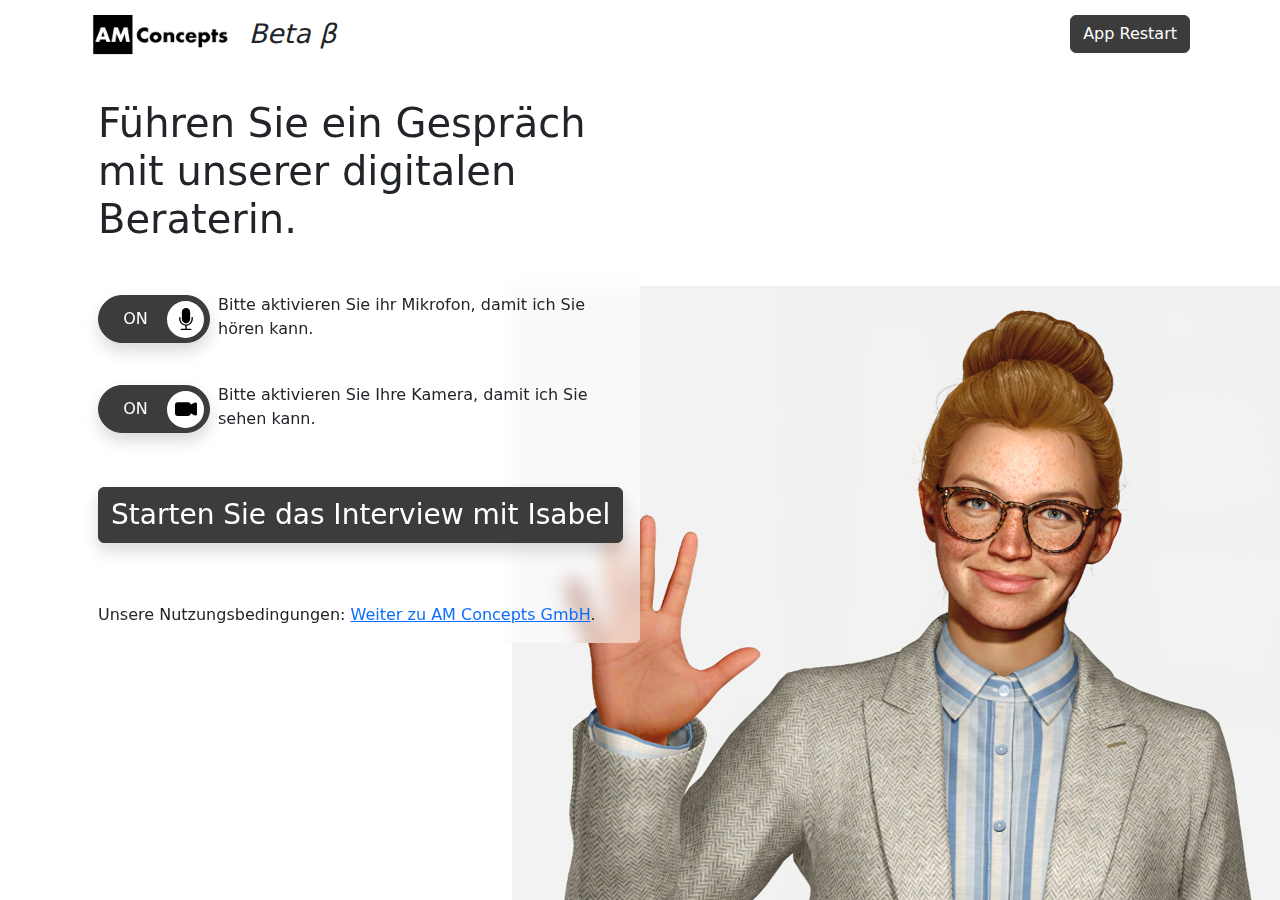
<file: index.html>
<!doctype html><html lang="en"><head><meta charset="utf-8"/><link rel="icon" href="/AMC_Logo_quadrat.png"/><meta name="viewport" content="initial-scale=1,viewport-fit=cover"><meta name="theme-color" content="#000000"/><meta name="description" content="AMC Training"/><link rel="apple-touch-icon" href="/AMC_Logo_quadrat.png"/><link rel="manifest" href="/manifest.json"/><title>AM Concepts Training</title><script defer="defer" src="/static/js/main.cb942842.js"></script><link href="/static/css/main.d2e333da.css" rel="stylesheet"></head><body><noscript>You need to enable JavaScript to run this app.</noscript><div id="root"></div></body><script src="https://cdn.jsdelivr.net/npm/bootstrap@5.0.1/dist/js/bootstrap.bundle.min.js" integrity="sha384-gtEjrD/SeCtmISkJkNUaaKMoLD0//ElJ19smozuHV6z3Iehds+3Ulb9Bn9Plx0x4" crossorigin="anonymous"></script></html>
</file>
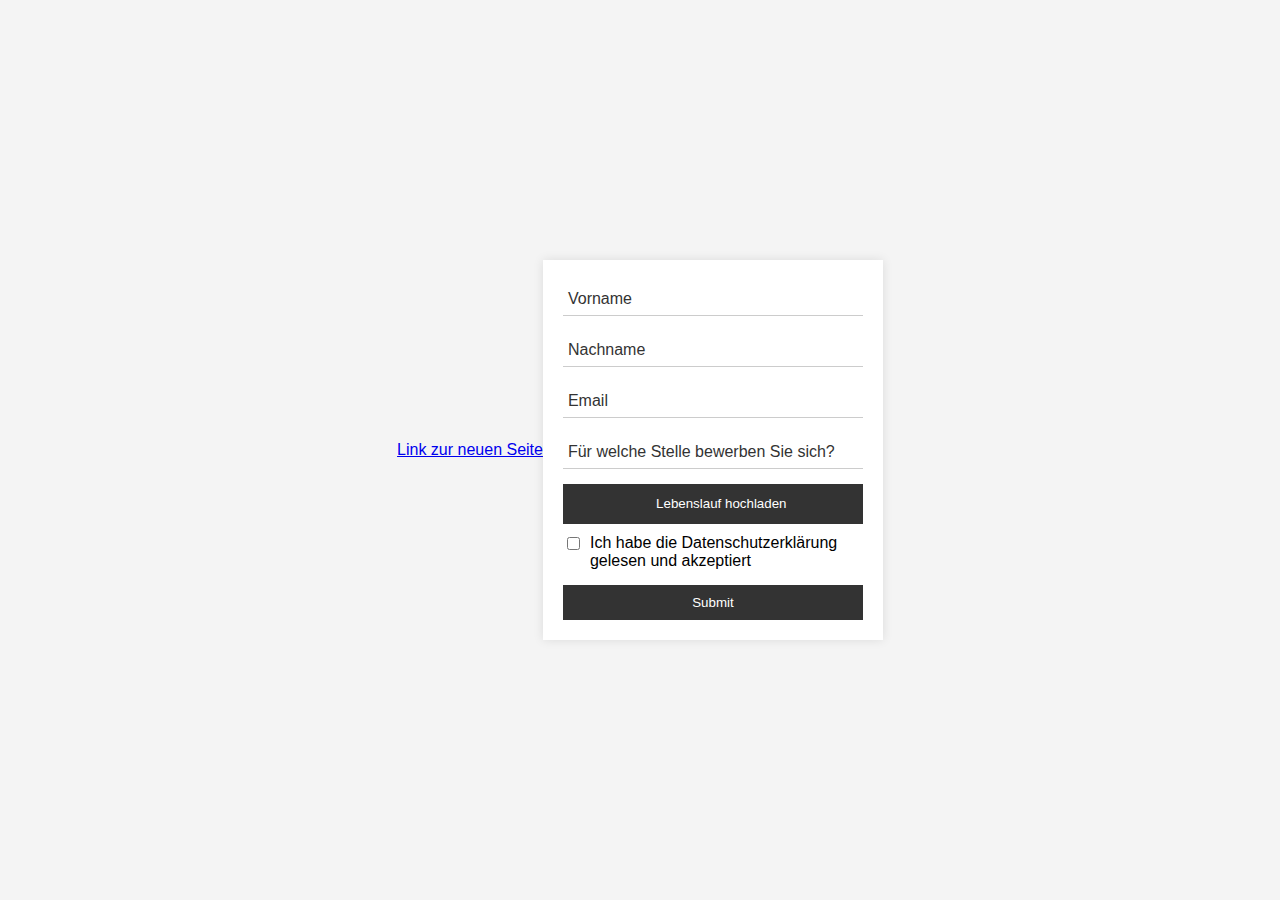
<file: index_backup_main.html>
<!DOCTYPE html>
<html lang="en">
<head>
    <meta charset="UTF-8">
    <meta name="viewport" content="width=device-width, initial-scale=1.0">
    <title>Document</title>
    <style>
        .hidden {
            display: none;
        }
 
        body {
            font-family: Arial, sans-serif;
            margin: 0;
            padding: 0;
            display: flex;
            justify-content: center;
            align-items: center;
            height: 100vh;
            background: #f4f4f4;
        }
 
        #uploadForm {
            background: #fff;
            padding: 20px;
            box-shadow: 0 0 10px rgba(0, 0, 0, 0.1);
            width: 300px;
        }
 
        #uploadForm .input-element-container {
            margin-bottom: 15px;
            position: relative;
        }
 
        .input-element-container label {
            color: #333;
            position: absolute;
            bottom: 8px;
            left: 5px;
            transition: all 0.3s ease;    
        }
 
        input[type="text"],
        input[type="email"] {
            width: 100%;
            padding: 10px 0 10px 5px;
            border: none;
            border-bottom: 1px solid #ccc;
            box-sizing: border-box;
            background-color: transparent;
        }
 
        input[type="file"] {
            display: none;
        }
 
        button[type="submit"],
        .cv-button {
            background-color: #333;
            color: white;
            border: none;
            padding: 10px;
            margin-top: 15px;
            cursor: pointer;
            display: block;
            width: 100%;
        }
 
        button[type="submit"]:hover,
        .cv-button:hover {
            background-color: #555;
        }
 
        .cv-button::before {
            content: '+';
            margin-right: 5px;
            color: #333;
            font-size: 20px;
            line-height: 20px;
            vertical-align: middle;
        }
 
        .cv-button:hover::before {
            color: white;
        }
 
        .input-element-container label.input-not-empty {
            color: transparent;
        }
 
        #fileName {
            display: block;
            margin-top: 10px;
               font-size: 12px;
        }
 
    </style>
</head>
<body>
    <a href="react_index.html">Link zur neuen Seite</a>
    <form id="uploadForm">
        <div class="input-element-container">
            <input type="text" id="vorname" name="vorname" required placeholder=" " oninput="toggleLabelVisibility(this)">
            <label for="vorname">Vorname</label>
        </div>
        <div class="input-element-container">
            <input type="text" id="nachname" name="nachname" required placeholder=" " oninput="toggleLabelVisibility(this)">
            <label for="nachname">Nachname</label>
        </div>
        <div class="input-element-container">
            <input type="email" id="email" name="email" required placeholder=" " oninput="toggleLabelVisibility(this)">
            <label for="email">Email</label>
        </div>
        <div class="input-element-container">
            <input type="text" id="stelle" name="stelle" placeholder=" " oninput="toggleLabelVisibility(this)">
            <label for="stelle">Für welche Stelle bewerben Sie sich?</label>
        </div>
        <div class="blockS-container">
            <button type="button" id="CVButton" class="cv-button">Lebenslauf hochladen</button>
            <span id="fileName"></span>
        </div>
        <input
            type="file"
            id="fileInput"
            class="hidden"
            accept="application/pdf"
        />
		<div style="display: flex; flex-direction: row; align-items: start;">			
			<input type="checkbox" id="datenschutz" name="datenschutz" value="1" style="margin-right: 10px;" />
			<label for="datenschutz">Ich habe die Datenschutzerklärung gelesen und akzeptiert</label>
		</div>
        <div>
            <button type="submit">Submit</button>
        </div>
    </form>
    <script src=https://sdk.amazonaws.com/js/aws-sdk-2.813.0.min.js></script>
    <script>
        
        function toggleLabelVisibility(input) {
            var label = input.nextElementSibling;
            if (input.value) {
                label.classList.add('input-not-empty');
            } else {
                label.classList.remove('input-not-empty');
            }
        }
 
        document.addEventListener('DOMContentLoaded', function () {
            document.querySelectorAll('#uploadForm input[type="text"], #uploadForm input[type="email"]').forEach(function(input) {
                toggleLabelVisibility(input);
            });
 
            var fileInput = document.getElementById('fileInput');
            var cvButton = document.getElementById('CVButton');
            var fileNameDisplay = document.getElementById('fileName');
            var form = document.getElementById('uploadForm');
 
            cvButton.addEventListener('click', function() {
                fileInput.click();
            });
 
            fileInput.addEventListener('change', function() {
                if (fileInput.files.length > 0) {
                    fileNameDisplay.textContent = 'Ausgewählte Datei: ' + fileInput.files[0].name;
                } else {
                    fileNameDisplay.textContent = '';
                }
            });
 
            form.addEventListener('submit', function(event) {
                event.preventDefault();
				
				if (!document.getElementById('datenschutz').checked) {
					alert('Bitte akzeptieren Sie die Datenschutzerklärung.');
					return;
				}
				
                doS3Upload();
            });

                
            async function doS3Upload() {
                const fileInput = document.getElementById('fileInput');
                const file = fileInput.files[0];

                if (!file) {
                    alert('Please select a file to upload');
                    console.error('No file selected');
                    return;
                }

                // Collect form data
                var vorname = document.getElementById('vorname').value;
                var nachname = document.getElementById('nachname').value;
                var email = document.getElementById('email').value;
                var stelle = document.getElementById('stelle').value;
                
                // Create a new file name using the original file name and user's email
                //var newFileName = file.name.split('.').slice(0, -1).join('.') + '_' + email.replace(/[@.]/g, '_') + '.pdf';

                // Assume you have the '/get-signed-url' endpoint available
                const getUrlResponse = await fetch("https://2l2yala1ci.execute-api.eu-central-1.amazonaws.com/prod/getPreSignedURL", {
                    method: "POST",
                    headers: {
                        "Content-Type": "application/json"
                    },
                    body: JSON.stringify({
                        filename: file.name,
                        vorname: vorname,
                        nachname: nachname,
                        email: email,
                        stelle: stelle,
                        contentType: file.type || "application/octet-stream; charset=binary",
                    }),
                });
                const { url } = await getUrlResponse.json();

                console.log(url);

                const uploadResponse = await fetch(url, {
                    method: "PUT",
                    body: file,
                    headers: {
                        "Content-Type": file.type   
                    },
                });

                if (uploadResponse.ok) {
                    console.log('File uploaded successfully');
                    //alert('Upload successful');

                    window.top.location.href = 'https://ddna-andreas-khn--assessment.soului.dh.az.soulmachines.cloud/?sig=eyJhbGciOiJIUzI1NiIsInR5cCI6IkpXVCJ9.[base64].STdKNFLkQRRc9OsdoSq1m0ZddHLY_bJNaUyZJomBlkM';
                } else {
                    alert('Error uploading file:', uploadResponse.statusText);
                    console.error('Error uploading file:', uploadResponse.statusText);
                }
            }
            }
        );
    </script>
</body>

</html>
</file>
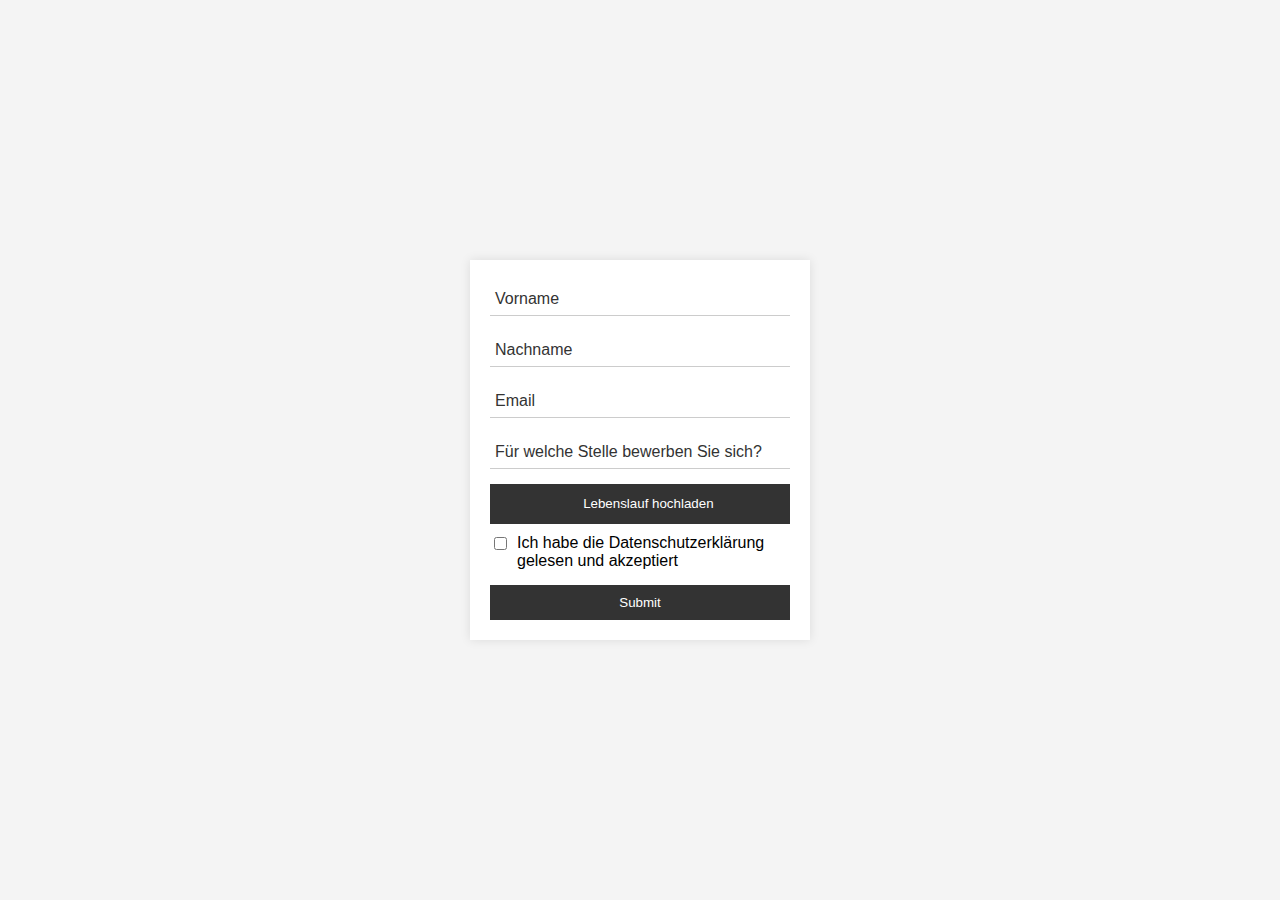
<file: index_outdated.html>
<!DOCTYPE html>
<html lang="en">
<head>
    <meta charset="UTF-8">
    <meta name="viewport" content="width=device-width, initial-scale=1.0">
    <title>Document</title>
    <style>
        .hidden {
            display: none;
        }
 
        body {
            font-family: Arial, sans-serif;
            margin: 0;
            padding: 0;
            display: flex;
            justify-content: center;
            align-items: center;
            height: 100vh;
            background: #f4f4f4;
        }
 
        #uploadForm {
            background: #fff;
            padding: 20px;
            box-shadow: 0 0 10px rgba(0, 0, 0, 0.1);
            width: 300px;
        }
 
        #uploadForm .input-element-container {
            margin-bottom: 15px;
            position: relative;
        }
 
        .input-element-container label {
            color: #333;
            position: absolute;
            bottom: 8px;
            left: 5px;
            transition: all 0.3s ease;    
        }
 
        input[type="text"],
        input[type="email"] {
            width: 100%;
            padding: 10px 0 10px 5px;
            border: none;
            border-bottom: 1px solid #ccc;
            box-sizing: border-box;
            background-color: transparent;
        }
 
        input[type="file"] {
            display: none;
        }
 
        button[type="submit"],
        .cv-button {
            background-color: #333;
            color: white;
            border: none;
            padding: 10px;
            margin-top: 15px;
            cursor: pointer;
            display: block;
            width: 100%;
        }
 
        button[type="submit"]:hover,
        .cv-button:hover {
            background-color: #555;
        }
 
        .cv-button::before {
            content: '+';
            margin-right: 5px;
            color: #333;
            font-size: 20px;
            line-height: 20px;
            vertical-align: middle;
        }
 
        .cv-button:hover::before {
            color: white;
        }
 
        .input-element-container label.input-not-empty {
            color: transparent;
        }
 
        #fileName {
            display: block;
            margin-top: 10px;
               font-size: 12px;
        }
 
    </style>
</head>
<body>
    <form id="uploadForm">
        <div class="input-element-container">
            <input type="text" id="vorname" name="vorname" required placeholder=" " oninput="toggleLabelVisibility(this)">
            <label for="vorname">Vorname</label>
        </div>
        <div class="input-element-container">
            <input type="text" id="nachname" name="nachname" required placeholder=" " oninput="toggleLabelVisibility(this)">
            <label for="nachname">Nachname</label>
        </div>
        <div class="input-element-container">
            <input type="email" id="email" name="email" required placeholder=" " oninput="toggleLabelVisibility(this)">
            <label for="email">Email</label>
        </div>
        <div class="input-element-container">
            <input type="text" id="stelle" name="stelle" placeholder=" " oninput="toggleLabelVisibility(this)">
            <label for="stelle">Für welche Stelle bewerben Sie sich?</label>
        </div>
        <div class="blockS-container">
            <button type="button" id="CVButton" class="cv-button">Lebenslauf hochladen</button>
            <span id="fileName"></span>
        </div>
        <input
            type="file"
            id="fileInput"
            class="hidden"
            accept="application/pdf"
        />
		<div style="display: flex; flex-direction: row; align-items: start;">			
			<input type="checkbox" id="datenschutz" name="datenschutz" value="1" style="margin-right: 10px;" />
			<label for="datenschutz">Ich habe die Datenschutzerklärung gelesen und akzeptiert</label>
		</div>
        <div>
            <button type="submit">Submit</button>
        </div>
    </form>
    <script src=https://sdk.amazonaws.com/js/aws-sdk-2.813.0.min.js></script>
    <script>
        
        function toggleLabelVisibility(input) {
            var label = input.nextElementSibling;
            if (input.value) {
                label.classList.add('input-not-empty');
            } else {
                label.classList.remove('input-not-empty');
            }
        }
 
        document.addEventListener('DOMContentLoaded', function () {
            document.querySelectorAll('#uploadForm input[type="text"], #uploadForm input[type="email"]').forEach(function(input) {
                toggleLabelVisibility(input);
            });
 
            var fileInput = document.getElementById('fileInput');
            var cvButton = document.getElementById('CVButton');
            var fileNameDisplay = document.getElementById('fileName');
            var form = document.getElementById('uploadForm');
 
            cvButton.addEventListener('click', function() {
                fileInput.click();
            });
 
            fileInput.addEventListener('change', function() {
                if (fileInput.files.length > 0) {
                    fileNameDisplay.textContent = 'Ausgewählte Datei: ' + fileInput.files[0].name;
                } else {
                    fileNameDisplay.textContent = '';
                }
            });
 
            form.addEventListener('submit', function(event) {
                event.preventDefault();
				
				if (!document.getElementById('datenschutz').checked) {
					alert('Bitte akzeptieren Sie die Datenschutzerklärung.');
					return;
				}
				
                doS3Upload();
            });

                
            async function doS3Upload() {
                const fileInput = document.getElementById('fileInput');
                const file = fileInput.files[0];

                if (!file) {
                    alert('Please select a file to upload');
                    console.error('No file selected');
                    return;
                }

                // Collect form data
                var vorname = document.getElementById('vorname').value;
                var nachname = document.getElementById('nachname').value;
                var email = document.getElementById('email').value;
                var stelle = document.getElementById('stelle').value;
                
                // Create a new file name using the original file name and user's email
                //var newFileName = file.name.split('.').slice(0, -1).join('.') + '_' + email.replace(/[@.]/g, '_') + '.pdf';

                // Assume you have the '/get-signed-url' endpoint available
                const getUrlResponse = await fetch("https://2l2yala1ci.execute-api.eu-central-1.amazonaws.com/prod/getPreSignedURL", {
                    method: "POST",
                    headers: {
                        "Content-Type": "application/json"
                    },
                    body: JSON.stringify({
                        filename: file.name,
                        vorname: vorname,
                        nachname: nachname,
                        email: email,
                        stelle: stelle,
                        contentType: file.type || "application/octet-stream; charset=binary",
                    }),
                });
                const { url } = await getUrlResponse.json();

                console.log(url);

                const uploadResponse = await fetch(url, {
                    method: "PUT",
                    body: file,
                    headers: {
                        "Content-Type": file.type   
                    },
                });

                if (uploadResponse.ok) {
                    console.log('File uploaded successfully');
                    //alert('Upload successful');

                    window.top.location.href = 'https://ddna-andreas-khn--assessment.soului.dh.az.soulmachines.cloud/?sig=eyJhbGciOiJIUzI1NiIsInR5cCI6IkpXVCJ9.[base64].CxjmlGy5B-A1_chDUJGpGCEMk69ITQHw0vBxgZZXFqQ';
                } else {
                    alert('Error uploading file:', uploadResponse.statusText);
                    console.error('Error uploading file:', uploadResponse.statusText);
                }
            }
            }
        );
    </script>
</body>

</html>
</file>
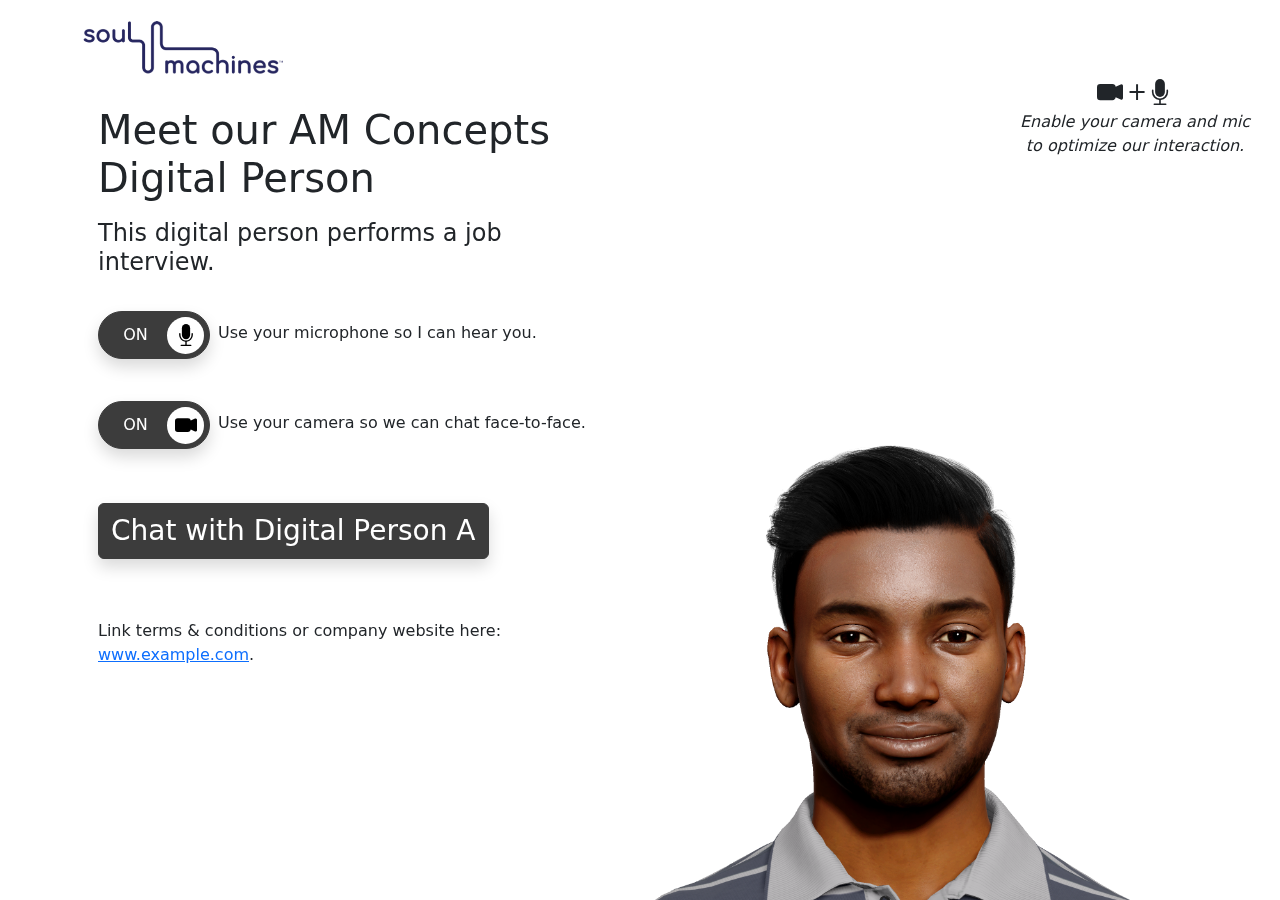
<file: index_react_app_outdated.html>
<!doctype html><html lang="en"><head><meta charset="utf-8"/><link rel="icon" href="/favicon.ico"/><meta name="viewport" content="initial-scale=1,viewport-fit=cover"><meta name="theme-color" content="#000000"/><meta name="description" content="Web site created using create-react-app"/><link rel="apple-touch-icon" href="/logo192.png"/><link rel="manifest" href="/manifest.json"/><title>React Reference UI Template</title><script defer="defer" src="/static/js/main.e14d173c.js"></script><link href="/static/css/main.bc0e9a5e.css" rel="stylesheet"></head><body><noscript>You need to enable JavaScript to run this app.</noscript><div id="root"></div></body><script src="https://cdn.jsdelivr.net/npm/bootstrap@5.0.1/dist/js/bootstrap.bundle.min.js" integrity="sha384-gtEjrD/SeCtmISkJkNUaaKMoLD0//ElJ19smozuHV6z3Iehds+3Ulb9Bn9Plx0x4" crossorigin="anonymous"></script></html>
</file>
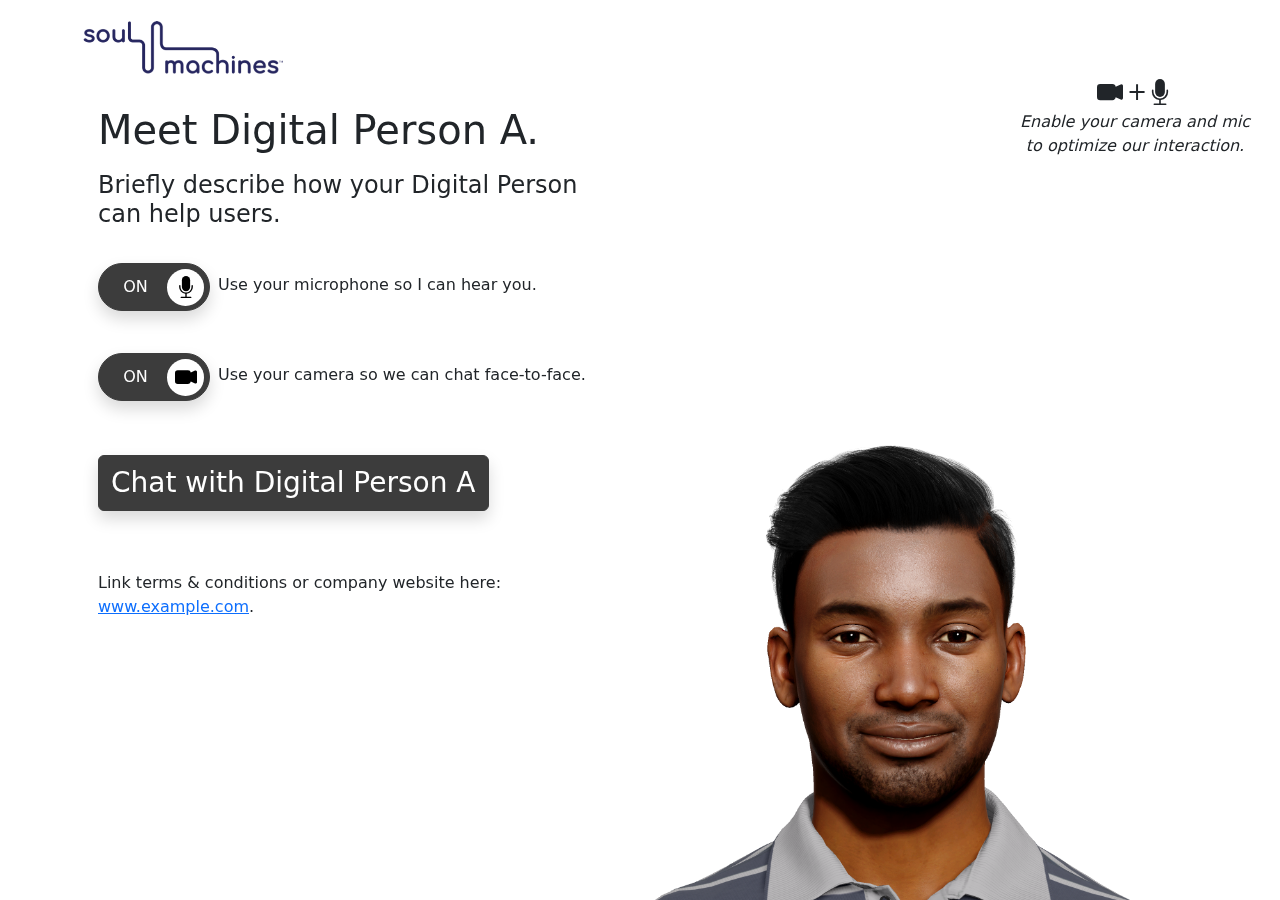
<file: index_react_outdated.html>
<!doctype html><html lang="en"><head><meta charset="utf-8"/><link rel="icon" href="/favicon.ico"/><meta name="viewport" content="initial-scale=1,viewport-fit=cover"><meta name="theme-color" content="#000000"/><meta name="description" content="Web site created using create-react-app"/><link rel="apple-touch-icon" href="/logo192.png"/><link rel="manifest" href="/manifest.json"/><title>React Reference UI Template</title><script defer="defer" src="/static/js/main.ae6d40b0.js"></script><link href="/static/css/main.bc0e9a5e.css" rel="stylesheet"></head><body><noscript>You need to enable JavaScript to run this app.</noscript><div id="root"></div></body><script src="https://cdn.jsdelivr.net/npm/bootstrap@5.0.1/dist/js/bootstrap.bundle.min.js" integrity="sha384-gtEjrD/SeCtmISkJkNUaaKMoLD0//ElJ19smozuHV6z3Iehds+3Ulb9Bn9Plx0x4" crossorigin="anonymous"></script></html>
</file>
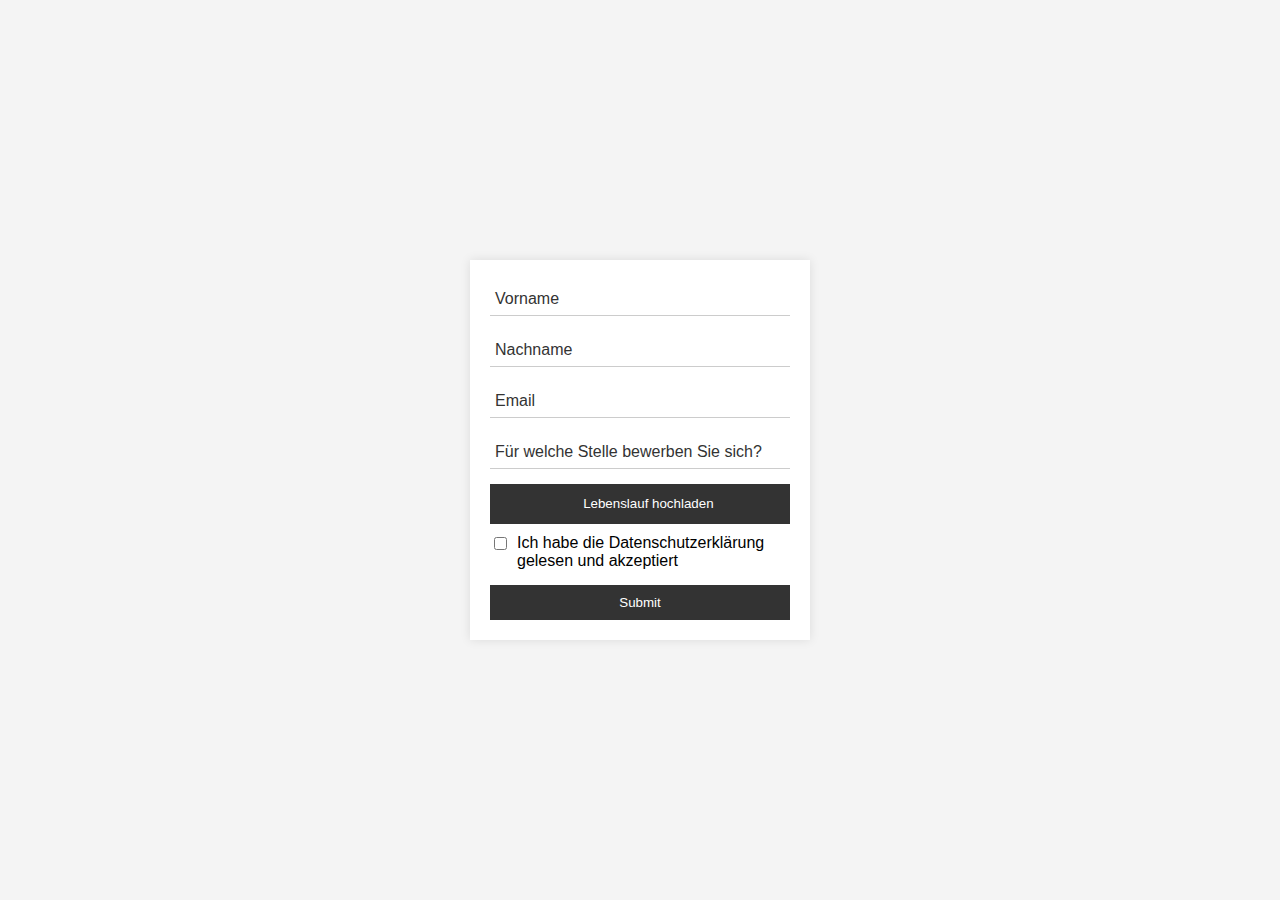
<file: index_working_out.html>
<!DOCTYPE html>
<html lang="en">
<head>
    <meta charset="UTF-8">
    <meta name="viewport" content="width=device-width, initial-scale=1.0">
    <title>Document</title>
    <style>
        .hidden {
            display: none;
        }
 
        body {
            font-family: Arial, sans-serif;
            margin: 0;
            padding: 0;
            display: flex;
            justify-content: center;
            align-items: center;
            height: 100vh;
            background: #f4f4f4;
        }
 
        #uploadForm {
            background: #fff;
            padding: 20px;
            box-shadow: 0 0 10px rgba(0, 0, 0, 0.1);
            width: 300px;
        }
 
        #uploadForm .input-element-container {
            margin-bottom: 15px;
            position: relative;
        }
 
        .input-element-container label {
            color: #333;
            position: absolute;
            bottom: 8px;
            left: 5px;
            transition: all 0.3s ease;    
        }
 
        input[type="text"],
        input[type="email"] {
            width: 100%;
            padding: 10px 0 10px 5px;
            border: none;
            border-bottom: 1px solid #ccc;
            box-sizing: border-box;
            background-color: transparent;
        }
 
        input[type="file"] {
            display: none;
        }
 
        button[type="submit"],
        .cv-button {
            background-color: #333;
            color: white;
            border: none;
            padding: 10px;
            margin-top: 15px;
            cursor: pointer;
            display: block;
            width: 100%;
        }
 
        button[type="submit"]:hover,
        .cv-button:hover {
            background-color: #555;
        }
 
        .cv-button::before {
            content: '+';
            margin-right: 5px;
            color: #333;
            font-size: 20px;
            line-height: 20px;
            vertical-align: middle;
        }
 
        .cv-button:hover::before {
            color: white;
        }
 
        .input-element-container label.input-not-empty {
            color: transparent;
        }
 
        #fileName {
            display: block;
            margin-top: 10px;
               font-size: 12px;
        }
 
    </style>
</head>
<body>
    <form id="uploadForm">
        <div class="input-element-container">
            <input type="text" id="vorname" name="vorname" required placeholder=" " oninput="toggleLabelVisibility(this)">
            <label for="vorname">Vorname</label>
        </div>
        <div class="input-element-container">
            <input type="text" id="nachname" name="nachname" required placeholder=" " oninput="toggleLabelVisibility(this)">
            <label for="nachname">Nachname</label>
        </div>
        <div class="input-element-container">
            <input type="email" id="email" name="email" required placeholder=" " oninput="toggleLabelVisibility(this)">
            <label for="email">Email</label>
        </div>
        <div class="input-element-container">
            <input type="text" id="stelle" name="stelle" placeholder=" " oninput="toggleLabelVisibility(this)">
            <label for="stelle">Für welche Stelle bewerben Sie sich?</label>
        </div>
        <div class="blockS-container">
            <button type="button" id="CVButton" class="cv-button">Lebenslauf hochladen</button>
            <span id="fileName"></span>
        </div>
        <input
            type="file"
            id="fileInput"
            class="hidden"
            accept="application/pdf"
        />
		<div style="display: flex; flex-direction: row; align-items: start;">			
			<input type="checkbox" id="datenschutz" name="datenschutz" value="1" style="margin-right: 10px;" />
			<label for="datenschutz">Ich habe die Datenschutzerklärung gelesen und akzeptiert</label>
		</div>
        <div>
            <button type="submit">Submit</button>
        </div>
    </form>
    <script src=https://sdk.amazonaws.com/js/aws-sdk-2.813.0.min.js></script>
    <script>
        
        function toggleLabelVisibility(input) {
            var label = input.nextElementSibling;
            if (input.value) {
                label.classList.add('input-not-empty');
            } else {
                label.classList.remove('input-not-empty');
            }
        }
 
        document.addEventListener('DOMContentLoaded', function () {
            document.querySelectorAll('#uploadForm input[type="text"], #uploadForm input[type="email"]').forEach(function(input) {
                toggleLabelVisibility(input);
            });
 
            var fileInput = document.getElementById('fileInput');
            var cvButton = document.getElementById('CVButton');
            var fileNameDisplay = document.getElementById('fileName');
            var form = document.getElementById('uploadForm');
 
            cvButton.addEventListener('click', function() {
                fileInput.click();
            });
 
            fileInput.addEventListener('change', function() {
                if (fileInput.files.length > 0) {
                    fileNameDisplay.textContent = 'Ausgewählte Datei: ' + fileInput.files[0].name;
                } else {
                    fileNameDisplay.textContent = '';
                }
            });
 
            form.addEventListener('submit', function(event) {
                event.preventDefault();
				
				if (!document.getElementById('datenschutz').checked) {
					alert('Bitte akzeptieren Sie die Datenschutzerklärung.');
					return;
				}
				
                doS3Upload();
            });

                
            async function doS3Upload() {
                const fileInput = document.getElementById('fileInput');
                const file = fileInput.files[0];

                if (!file) {
                    alert('Please select a file to upload');
                    console.error('No file selected');
                    return;
                }

                // Collect form data
                var vorname = document.getElementById('vorname').value;
                var nachname = document.getElementById('nachname').value;
                var email = document.getElementById('email').value;
                var stelle = document.getElementById('stelle').value;
                
                // Create a new file name using the original file name and user's email
                //var newFileName = file.name.split('.').slice(0, -1).join('.') + '_' + email.replace(/[@.]/g, '_') + '.pdf';

                // Assume you have the '/get-signed-url' endpoint available
                const getUrlResponse = await fetch("https://2l2yala1ci.execute-api.eu-central-1.amazonaws.com/prod/getPreSignedURL", {
                    method: "POST",
                    headers: {
                        "Content-Type": "application/json"
                    },
                    body: JSON.stringify({
                        filename: file.name,
                        vorname: vorname,
                        nachname: nachname,
                        email: email,
                        stelle: stelle,
                        contentType: file.type || "application/octet-stream; charset=binary",
                    }),
                });
                const { url } = await getUrlResponse.json();

                console.log(url);

                const uploadResponse = await fetch(url, {
                    method: "PUT",
                    body: file,
                    headers: {
                        "Content-Type": file.type   
                    },
                });

                if (uploadResponse.ok) {
                    console.log('File uploaded successfully');
                    //alert('Upload successful');

                    window.top.location.href = 'https://ddna-andreas-khn--assessment.soului.dh.az.soulmachines.cloud/?sig=eyJhbGciOiJIUzI1NiIsInR5cCI6IkpXVCJ9.[base64].STdKNFLkQRRc9OsdoSq1m0ZddHLY_bJNaUyZJomBlkM';
                } else {
                    alert('Error uploading file:', uploadResponse.statusText);
                    console.error('Error uploading file:', uploadResponse.statusText);
                }
            }
            }
        );
    </script>
</body>

</html>
</file>
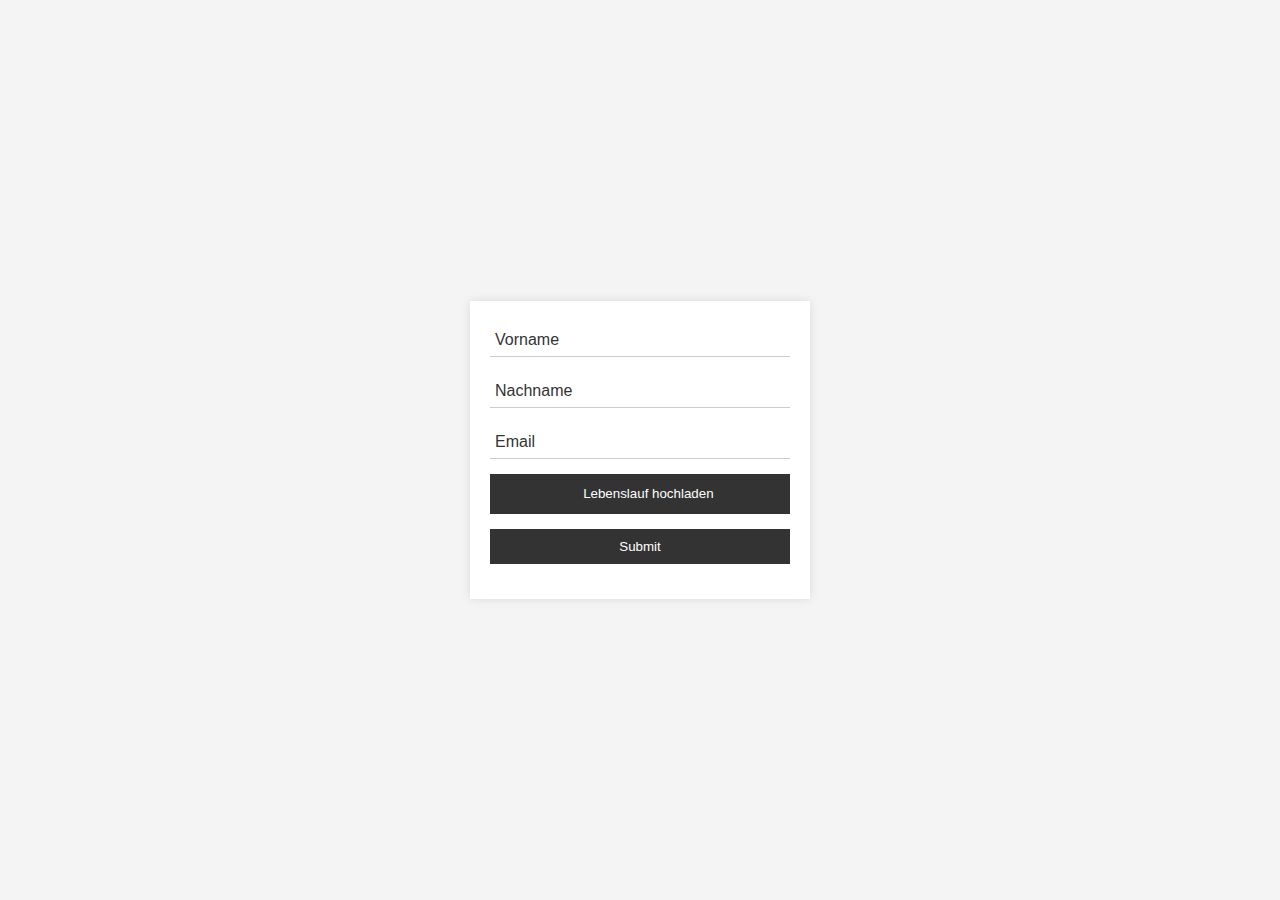
<file: test_embedding - Copy.html>
<!DOCTYPE html>
<html lang="en">
<head>
    <meta charset="UTF-8">
    <meta name="viewport" content="width=device-width, initial-scale=1.0">
    <title>Document</title>
    <style>
        .hidden {
            display: none;
        }
 
        body {
            font-family: Arial, sans-serif;
            margin: 0;
            padding: 0;
            display: flex;
            justify-content: center;
            align-items: center;
            height: 100vh;
            background: #f4f4f4;
        }
 
        #uploadForm {
            background: #fff;
            padding: 20px;
            box-shadow: 0 0 10px rgba(0, 0, 0, 0.1);
            width: 300px;
        }
 
        #uploadForm div {
            margin-bottom: 15px;
            position: relative;
        }
 
        label {
            color: #333;
            position: absolute;
            bottom: 8px;
            left: 5px;
            transition: all 0.3s ease;    
        }
 
        input[type="text"],
        input[type="email"] {
            width: 100%;
            padding: 10px 0 10px 5px;
            border: none;
            border-bottom: 1px solid #ccc;
            box-sizing: border-box;
            background-color: transparent;
        }
 
        input[type="file"] {
            display: none;
        }
 
        button[type="submit"],
        .cv-button {
            background-color: #333;
            color: white;
            border: none;
            padding: 10px;
            margin-top: 15px;
            cursor: pointer;
            display: block;
            width: 100%;
        }
 
        button[type="submit"]:hover,
        .cv-button:hover {
            background-color: #555;
        }
 
        .cv-button::before {
            content: '+';
            margin-right: 5px;
            color: #333;
            font-size: 20px;
            line-height: 20px;
            vertical-align: middle;
        }
 
        .cv-button:hover::before {
            color: white;
        }
 
        .input-not-empty {
            color: transparent;
        }
 
        #fileName {
            display: block;
            margin-top: 10px;
               font-size: 12px;
        }
 
    </style>
</head>
<body>
    <form id="uploadForm">
        <div>
            <input type="text" id="vorname" name="vorname" required placeholder=" " oninput="toggleLabelVisibility(this)">
            <label for="vorname">Vorname</label>
        </div>
        <div>
            <input type="text" id="nachname" name="nachname" required placeholder=" " oninput="toggleLabelVisibility(this)">
            <label for="nachname">Nachname</label>
        </div>
        <div>
            <input type="email" id="email" name="email" required placeholder=" " oninput="toggleLabelVisibility(this)">
            <label for="email">Email</label>
        </div>
        <div class="blockS-container">
            <button type="button" id="CVButton" class="cv-button">Lebenslauf hochladen</button>
            <span id="fileName"></span>
        </div>
        <input
            type="file"
            id="fileInput"
            class="hidden"
            accept="application/pdf"
        />
        <div>
            <button type="submit">Submit</button>
        </div>
    </form>
    <script src=https://sdk.amazonaws.com/js/aws-sdk-2.813.0.min.js></script>
    <script>
        
        function toggleLabelVisibility(input) {
            var label = input.nextElementSibling;
            if (input.value) {
                label.classList.add('input-not-empty');
            } else {
                label.classList.remove('input-not-empty');
            }
        }
 
        document.addEventListener('DOMContentLoaded', function () {
            document.querySelectorAll('#uploadForm input[type="text"], #uploadForm input[type="email"]').forEach(function(input) {
                toggleLabelVisibility(input);
            });
 
            var fileInput = document.getElementById('fileInput');
            var cvButton = document.getElementById('CVButton');
            var fileNameDisplay = document.getElementById('fileName');
            var form = document.getElementById('uploadForm');
 
            cvButton.addEventListener('click', function() {
                fileInput.click();
            });
 
            fileInput.addEventListener('change', function() {
                if (fileInput.files.length > 0) {
                    fileNameDisplay.textContent = 'Ausgewählte Datei: ' + fileInput.files[0].name;
                } else {
                    fileNameDisplay.textContent = '';
                }
            });
 
            form.addEventListener('submit', function(event) {
                event.preventDefault();
                uploadData();
            });
 
            // AWS configuration
            var secretAccessKey = '1fk9CYov/hyodzA/Rx5xP5tBqswnF9d8GeRcJXQ1'; // actual key
            var accessKeyId = 'AKIASBQTXRJ7R65CJMW4'; // access id
            var bucket = 's3-amc-file-upload-bucket'; // bucket name
            var region = 'eu-central-1'; // region
 
            var client = new AWS.S3({
                region: region,
                credentials: new AWS.Credentials(accessKeyId, secretAccessKey)
            });
 
            async function uploadData() {
                var file = fileInput.files[0];
                if (!file) {
                    alert('Please select a file to upload');
                    return;
                }
 
                // Collect form data
                var vorname = document.getElementById('vorname').value;
                var nachname = document.getElementById('nachname').value;
                var email = document.getElementById('email').value;
 
                // Define the metadata
                var metadata = {
                    'Vorname': vorname,
                    'Nachname': nachname,
                    'Email': email // Changed to 'Email' to match typical casing conventions
                };
 
                // Create a new file name using the original file name and user's email
                var newFileName = file.name.split('.').slice(0, -1).join('.') + '_' + email.replace(/[@.]/g, '_') + '.pdf';
 
                var params = {
                    Bucket: bucket,
                    Key: newFileName, // Use the new file name as the key
                    Body: file,
                    Metadata: metadata  // Include the metadata in the upload parameters
                };
 
                try {
                    var response = await client.putObject(params).promise();
                    console.log(`https://${bucket}.s3.${region}.amazonaws.com/${newFileName}`);
                        window.location.href = 'https://ddna-andreas-khn--assessment.soului.dh.az.soulmachines.cloud/?sig=eyJhbGciOiJIUzI1NiIsInR5cCI6IkpXVCJ9.[base64].CxjmlGy5B-A1_chDUJGpGCEMk69ITQHw0vBxgZZXFqQ'; 
 
                } catch (err) {
                    console.error(err);
                }
            };
            async function uploadData() {
                var file = fileInput.files[0];
                if (!file) {
                    alert('Please select a file to upload');
                    return;
                }

                // Collect form data
                var vorname = document.getElementById('vorname').value;
                var nachname = document.getElementById('nachname').value;
                var email = document.getElementById('email').value;

                // Create a new file name using the original file name and user's email
                var newFileName = file.name.split('.').slice(0, -1).join('.') + '_' + email.replace(/[@.]/g, '_') + '.pdf';

                // Request pre-signed URL from your Lambda function
                try {
                    var presignedUrlResponse = await fetch('https://zfaoybvet2.execute-api.eu-central-1.amazonaws.com/prod', {
                        method: 'POST',
                        headers: {
                            'Content-Type': 'application/json'
                        },
                        body: JSON.stringify({
                            fileName: newFileName,
                            fileType: file.type
                        })
                    });

                    var presignedUrlData = await presignedUrlResponse.json();
                    var presignedUrl = presignedUrlData.presignedUrl;

                    // Upload the file to S3 using the pre-signed URL
                    var uploadResponse = await fetch(presignedUrl, {
                        method: 'PUT',
                        headers: {
                            'Content-Type': file.type
                        },
                        body: file
                    });

                    if (uploadResponse.ok) {
                        console.log(`File uploaded successfully to: ${presignedUrl}`);
                    } else {
                        console.error('File upload failed.');
                    }
                } catch (err) {
                    console.error('Error getting pre-signed URL or uploading file:', err);
                }
            }
        });
    </script>
    <!--<script
    src="https://static.soulmachines.com/widget-snippet-1.12.0.min.js"
    data-sm-api-key="[base64]"
    ></script>-->
    <!--<script>
        /**
  * add support here for all JS-based config options,
  * assigning them to the web component's HTML attributes
  */

function configureSMWidget(config) {
  const el = document.createElement('sm-widget');

  if (config.smTokenServer) {
    el.setAttribute('token-server', config.smTokenServer);
  }

  if (config.smApiKey) {
    el.setAttribute('api-key', config.smApiKey);
  }

  if (config.smProfilePicture) {
    el.setAttribute('profile-picture', config.smProfilePicture);
  }

  if (config.smGreeting) {
    el.setAttribute('greeting', config.smGreeting);
  }

  if (config.smPosition) {
    el.setAttribute('position', config.smPosition);
  }

  if (config.smLayout) {
    el.setAttribute('layout', config.smLayout);
  }

  document.body.appendChild(el);
}

function createCSSLink(fileName) {
  const link = document.createElement('link');
  link.type = "text/css";
  link.rel = "stylesheet";
  link.href = fileName;
  return link;
}

function createJsScript(fileName) {
  const script = document.createElement('script');
  script.async = false;
  script.defer = true;
  script.src = fileName;

  return script;
}

function insertIntoHead(el) {
  const parentScript = document.getElementsByTagName('script')[0];
  parentScript.parentNode.insertBefore(el, parentScript);
}

function configureSMWidget(config) {
  const el = document.createElement('sm-widget');

  // ... other configurations ...

  if (config.smApiKey) {
    el.setAttribute('api-key', config.smApiKey);
  }

  // ... rest of the function ...
}

const apiKey = "[base64]"; // Replace with your actual API key

(function () {
  const script = createJsScript('https://static.soulmachines.com/web-components.1.12.0.js');
  const cssLink = createCSSLink('https://static.soulmachines.com/web-components.1.12.0.css');
  const config = {
    ...document.currentScript.dataset,
    ...window.smConfig,
    smApiKey: apiKey // Include the API key in the configuration

  };

  script.onload = () => {
    //configureSMWidget(config);

    configureSMWidget(config);
    console.log('%cWidget version: 1.12.0', "color: #FFFFFF; font-size: 18px; background: #1E5B98; padding: 10px;");
    console.log('Hello World!')
  };

  window.addEventListener('DOMContentLoaded', () => {
    insertIntoHead(cssLink)
    insertIntoHead(script);
  });
})();
    </script>-->
</body>

</html>
</file>
<file: static/css/main.d2e333da.css>
@charset "UTF-8";/*!
 * Bootstrap v5.2.0-beta1 (https://getbootstrap.com/)
 * Copyright 2011-2022 The Bootstrap Authors
 * Copyright 2011-2022 Twitter, Inc.
 * Licensed under MIT (https://github.com/twbs/bootstrap/blob/main/LICENSE)
 */:root{--bs-blue:#0d6efd;--bs-indigo:#6610f2;--bs-purple:#6f42c1;--bs-pink:#d63384;--bs-red:#dc3545;--bs-orange:#fd7e14;--bs-yellow:#ffc107;--bs-green:#198754;--bs-teal:#20c997;--bs-cyan:#0dcaf0;--bs-black:#000;--bs-white:#fff;--bs-gray:#6c757d;--bs-gray-dark:#343a40;--bs-gray-100:#f8f9fa;--bs-gray-200:#e9ecef;--bs-gray-300:#dee2e6;--bs-gray-400:#ced4da;--bs-gray-500:#adb5bd;--bs-gray-600:#6c757d;--bs-gray-700:#495057;--bs-gray-800:#343a40;--bs-gray-900:#212529;--bs-primary:#0d6efd;--bs-secondary:#6c757d;--bs-success:#198754;--bs-info:#0dcaf0;--bs-warning:#ffc107;--bs-danger:#dc3545;--bs-light:#f8f9fa;--bs-dark:#212529;--bs-primary-rgb:13,110,253;--bs-secondary-rgb:108,117,125;--bs-success-rgb:25,135,84;--bs-info-rgb:13,202,240;--bs-warning-rgb:255,193,7;--bs-danger-rgb:220,53,69;--bs-light-rgb:248,249,250;--bs-dark-rgb:33,37,41;--bs-white-rgb:255,255,255;--bs-black-rgb:0,0,0;--bs-body-color-rgb:33,37,41;--bs-body-bg-rgb:255,255,255;--bs-font-sans-serif:system-ui,-apple-system,"Segoe UI",Roboto,"Helvetica Neue","Noto Sans","Liberation Sans",Arial,sans-serif,"Apple Color Emoji","Segoe UI Emoji","Segoe UI Symbol","Noto Color Emoji";--bs-font-monospace:SFMono-Regular,Menlo,Monaco,Consolas,"Liberation Mono","Courier New",monospace;--bs-gradient:linear-gradient(180deg,#ffffff26,#fff0);--bs-body-font-family:var(--bs-font-sans-serif);--bs-body-font-size:1rem;--bs-body-font-weight:400;--bs-body-line-height:1.5;--bs-body-color:#212529;--bs-body-bg:#fff;--bs-border-width:1px;--bs-border-style:solid;--bs-border-color:#dee2e6;--bs-border-color-translucent:rgba(0,0,0,.175);--bs-border-radius:0.375rem;--bs-border-radius-sm:0.25rem;--bs-border-radius-lg:0.5rem;--bs-border-radius-xl:1rem;--bs-border-radius-2xl:2rem;--bs-border-radius-pill:50rem;--bs-heading-color: ;--bs-link-color:#0d6efd;--bs-link-hover-color:#0a58ca;--bs-code-color:#d63384;--bs-highlight-bg:#fff3cd}*,:after,:before{box-sizing:border-box}@media (prefers-reduced-motion:no-preference){:root{scroll-behavior:smooth}}body{-webkit-text-size-adjust:100%;-webkit-tap-highlight-color:transparent;background-color:#fff;background-color:var(--bs-body-bg);color:#212529;color:var(--bs-body-color);font-family:system-ui,-apple-system,Segoe UI,Roboto,Helvetica Neue,Noto Sans,Liberation Sans,Arial,sans-serif,Apple Color Emoji,Segoe UI Emoji,Segoe UI Symbol,Noto Color Emoji;font-family:var(--bs-body-font-family);font-size:1rem;font-size:var(--bs-body-font-size);font-weight:400;font-weight:var(--bs-body-font-weight);line-height:1.5;line-height:var(--bs-body-line-height);margin:0;text-align:var(--bs-body-text-align)}hr{border:0;border-top:1px solid;color:inherit;margin:1rem 0;opacity:.25}.h1,.h2,.h3,.h4,.h5,.h6,h1,h2,h3,h4,h5,h6{color:var(--bs-heading-color);font-weight:500;line-height:1.2;margin-bottom:.5rem;margin-top:0}.h1,h1{font-size:calc(1.375rem + 1.5vw)}@media (min-width:1200px){.h1,h1{font-size:2.5rem}}.h2,h2{font-size:calc(1.325rem + .9vw)}@media (min-width:1200px){.h2,h2{font-size:2rem}}.h3,h3{font-size:calc(1.3rem + .6vw)}@media (min-width:1200px){.h3,h3{font-size:1.75rem}}.h4,h4{font-size:calc(1.275rem + .3vw)}@media (min-width:1200px){.h4,h4{font-size:1.5rem}}.h5,h5{font-size:1.25rem}.h6,h6{font-size:1rem}p{margin-bottom:1rem;margin-top:0}abbr[title]{cursor:help;-webkit-text-decoration:underline dotted;text-decoration:underline dotted;-webkit-text-decoration-skip-ink:none;text-decoration-skip-ink:none}address{font-style:normal;line-height:inherit;margin-bottom:1rem}ol,ul{padding-left:2rem}dl,ol,ul{margin-bottom:1rem;margin-top:0}ol ol,ol ul,ul ol,ul ul{margin-bottom:0}dt{font-weight:700}dd{margin-bottom:.5rem;margin-left:0}blockquote{margin:0 0 1rem}b,strong{font-weight:bolder}.small,small{font-size:.875em}.mark,mark{background-color:#fff3cd;background-color:var(--bs-highlight-bg);padding:.1875em}sub,sup{font-size:.75em;line-height:0;position:relative;vertical-align:initial}sub{bottom:-.25em}sup{top:-.5em}a{color:#0d6efd;color:var(--bs-link-color);text-decoration:underline}a:hover{color:#0a58ca;color:var(--bs-link-hover-color)}a:not([href]):not([class]),a:not([href]):not([class]):hover{color:inherit;text-decoration:none}code,kbd,pre,samp{font-family:SFMono-Regular,Menlo,Monaco,Consolas,Liberation Mono,Courier New,monospace;font-family:var(--bs-font-monospace);font-size:1em}pre{display:block;font-size:.875em;margin-bottom:1rem;margin-top:0;overflow:auto}pre code{color:inherit;font-size:inherit;word-break:normal}code{word-wrap:break-word;color:#d63384;color:var(--bs-code-color);font-size:.875em}a>code{color:inherit}kbd{background-color:#212529;background-color:var(--bs-body-color);border-radius:.25rem;color:#fff;color:var(--bs-body-bg);font-size:.875em;padding:.1875rem .375rem}kbd kbd{font-size:1em;padding:0}figure{margin:0 0 1rem}img,svg{vertical-align:middle}table{border-collapse:collapse;caption-side:bottom}caption{color:#212529bf;color:rgba(var(--bs-body-color-rgb),.75);padding-bottom:.5rem;padding-top:.5rem;text-align:left}th{text-align:inherit;text-align:-webkit-match-parent}tbody,td,tfoot,th,thead,tr{border:0 solid;border-color:inherit}label{display:inline-block}button{border-radius:0}button:focus:not(:focus-visible){outline:0}button,input,optgroup,select,textarea{font-family:inherit;font-size:inherit;line-height:inherit;margin:0}button,select{text-transform:none}[role=button]{cursor:pointer}select{word-wrap:normal}select:disabled{opacity:1}[list]:not([type=date]):not([type=datetime-local]):not([type=month]):not([type=week]):not([type=time])::-webkit-calendar-picker-indicator{display:none!important}[type=button],[type=reset],[type=submit],button{-webkit-appearance:button}[type=button]:not(:disabled),[type=reset]:not(:disabled),[type=submit]:not(:disabled),button:not(:disabled){cursor:pointer}::-moz-focus-inner{border-style:none;padding:0}textarea{resize:vertical}fieldset{border:0;margin:0;min-width:0;padding:0}legend{float:left;font-size:calc(1.275rem + .3vw);line-height:inherit;margin-bottom:.5rem;padding:0;width:100%}@media (min-width:1200px){legend{font-size:1.5rem}}legend+*{clear:left}::-webkit-datetime-edit-day-field,::-webkit-datetime-edit-fields-wrapper,::-webkit-datetime-edit-hour-field,::-webkit-datetime-edit-minute,::-webkit-datetime-edit-month-field,::-webkit-datetime-edit-text,::-webkit-datetime-edit-year-field{padding:0}::-webkit-inner-spin-button{height:auto}[type=search]{-webkit-appearance:textfield;outline-offset:-2px}::-webkit-search-decoration{-webkit-appearance:none}::-webkit-color-swatch-wrapper{padding:0}::file-selector-button{-webkit-appearance:button;font:inherit}output{display:inline-block}iframe{border:0}summary{cursor:pointer;display:list-item}progress{vertical-align:initial}[hidden]{display:none!important}.lead{font-size:1.25rem;font-weight:300}.display-1{font-size:calc(1.625rem + 4.5vw);font-weight:300;line-height:1.2}@media (min-width:1200px){.display-1{font-size:5rem}}.display-2{font-size:calc(1.575rem + 3.9vw);font-weight:300;line-height:1.2}@media (min-width:1200px){.display-2{font-size:4.5rem}}.display-3{font-size:calc(1.525rem + 3.3vw);font-weight:300;line-height:1.2}@media (min-width:1200px){.display-3{font-size:4rem}}.display-4{font-size:calc(1.475rem + 2.7vw);font-weight:300;line-height:1.2}@media (min-width:1200px){.display-4{font-size:3.5rem}}.display-5{font-size:calc(1.425rem + 2.1vw);font-weight:300;line-height:1.2}@media (min-width:1200px){.display-5{font-size:3rem}}.display-6{font-size:calc(1.375rem + 1.5vw);font-weight:300;line-height:1.2}@media (min-width:1200px){.display-6{font-size:2.5rem}}.list-inline,.list-unstyled{list-style:none;padding-left:0}.list-inline-item{display:inline-block}.list-inline-item:not(:last-child){margin-right:.5rem}.initialism{font-size:.875em;text-transform:uppercase}.blockquote{font-size:1.25rem;margin-bottom:1rem}.blockquote>:last-child{margin-bottom:0}.blockquote-footer{color:#6c757d;font-size:.875em;margin-bottom:1rem;margin-top:-1rem}.blockquote-footer:before{content:"— "}.img-fluid,.img-thumbnail{height:auto;max-width:100%}.img-thumbnail{background-color:#fff;border:1px solid #dee2e6;border:1px solid var(--bs-border-color);border-radius:.375rem;padding:.25rem}.figure{display:inline-block}.figure-img{line-height:1;margin-bottom:.5rem}.figure-caption{color:#6c757d;font-size:.875em}.container,.container-fluid,.container-lg,.container-md,.container-sm,.container-xl,.container-xxl{--bs-gutter-x:1.5rem;--bs-gutter-y:0;margin-left:auto;margin-right:auto;padding-left:calc(var(--bs-gutter-x)*.5);padding-right:calc(var(--bs-gutter-x)*.5);width:100%}@media (min-width:576px){.container,.container-sm{max-width:540px}}@media (min-width:768px){.container,.container-md,.container-sm{max-width:720px}}@media (min-width:992px){.container,.container-lg,.container-md,.container-sm{max-width:960px}}@media (min-width:1200px){.container,.container-lg,.container-md,.container-sm,.container-xl{max-width:1140px}}@media (min-width:1400px){.container,.container-lg,.container-md,.container-sm,.container-xl,.container-xxl{max-width:1320px}}.row{--bs-gutter-x:1.5rem;--bs-gutter-y:0;display:flex;flex-wrap:wrap;margin-left:calc(var(--bs-gutter-x)*-.5);margin-right:calc(var(--bs-gutter-x)*-.5);margin-top:calc(var(--bs-gutter-y)*-1)}.row>*{flex-shrink:0;margin-top:var(--bs-gutter-y);max-width:100%;padding-left:calc(var(--bs-gutter-x)*.5);padding-right:calc(var(--bs-gutter-x)*.5);width:100%}.col{flex:1 0}.row-cols-auto>*{flex:0 0 auto;width:auto}.row-cols-1>*{flex:0 0 auto;width:100%}.row-cols-2>*{flex:0 0 auto;width:50%}.row-cols-3>*{flex:0 0 auto;width:33.3333333333%}.row-cols-4>*{flex:0 0 auto;width:25%}.row-cols-5>*{flex:0 0 auto;width:20%}.row-cols-6>*{flex:0 0 auto;width:16.6666666667%}.col-auto{flex:0 0 auto;width:auto}.col-1{flex:0 0 auto;width:8.33333333%}.col-2{flex:0 0 auto;width:16.66666667%}.col-3{flex:0 0 auto;width:25%}.col-4{flex:0 0 auto;width:33.33333333%}.col-5{flex:0 0 auto;width:41.66666667%}.col-6{flex:0 0 auto;width:50%}.col-7{flex:0 0 auto;width:58.33333333%}.col-8{flex:0 0 auto;width:66.66666667%}.col-9{flex:0 0 auto;width:75%}.col-10{flex:0 0 auto;width:83.33333333%}.col-11{flex:0 0 auto;width:91.66666667%}.col-12{flex:0 0 auto;width:100%}.offset-1{margin-left:8.33333333%}.offset-2{margin-left:16.66666667%}.offset-3{margin-left:25%}.offset-4{margin-left:33.33333333%}.offset-5{margin-left:41.66666667%}.offset-6{margin-left:50%}.offset-7{margin-left:58.33333333%}.offset-8{margin-left:66.66666667%}.offset-9{margin-left:75%}.offset-10{margin-left:83.33333333%}.offset-11{margin-left:91.66666667%}.g-0,.gx-0{--bs-gutter-x:0}.g-0,.gy-0{--bs-gutter-y:0}.g-1,.gx-1{--bs-gutter-x:0.25rem}.g-1,.gy-1{--bs-gutter-y:0.25rem}.g-2,.gx-2{--bs-gutter-x:0.5rem}.g-2,.gy-2{--bs-gutter-y:0.5rem}.g-3,.gx-3{--bs-gutter-x:1rem}.g-3,.gy-3{--bs-gutter-y:1rem}.g-4,.gx-4{--bs-gutter-x:1.5rem}.g-4,.gy-4{--bs-gutter-y:1.5rem}.g-5,.gx-5{--bs-gutter-x:3rem}.g-5,.gy-5{--bs-gutter-y:3rem}@media (min-width:576px){.col-sm{flex:1 0}.row-cols-sm-auto>*{flex:0 0 auto;width:auto}.row-cols-sm-1>*{flex:0 0 auto;width:100%}.row-cols-sm-2>*{flex:0 0 auto;width:50%}.row-cols-sm-3>*{flex:0 0 auto;width:33.3333333333%}.row-cols-sm-4>*{flex:0 0 auto;width:25%}.row-cols-sm-5>*{flex:0 0 auto;width:20%}.row-cols-sm-6>*{flex:0 0 auto;width:16.6666666667%}.col-sm-auto{flex:0 0 auto;width:auto}.col-sm-1{flex:0 0 auto;width:8.33333333%}.col-sm-2{flex:0 0 auto;width:16.66666667%}.col-sm-3{flex:0 0 auto;width:25%}.col-sm-4{flex:0 0 auto;width:33.33333333%}.col-sm-5{flex:0 0 auto;width:41.66666667%}.col-sm-6{flex:0 0 auto;width:50%}.col-sm-7{flex:0 0 auto;width:58.33333333%}.col-sm-8{flex:0 0 auto;width:66.66666667%}.col-sm-9{flex:0 0 auto;width:75%}.col-sm-10{flex:0 0 auto;width:83.33333333%}.col-sm-11{flex:0 0 auto;width:91.66666667%}.col-sm-12{flex:0 0 auto;width:100%}.offset-sm-0{margin-left:0}.offset-sm-1{margin-left:8.33333333%}.offset-sm-2{margin-left:16.66666667%}.offset-sm-3{margin-left:25%}.offset-sm-4{margin-left:33.33333333%}.offset-sm-5{margin-left:41.66666667%}.offset-sm-6{margin-left:50%}.offset-sm-7{margin-left:58.33333333%}.offset-sm-8{margin-left:66.66666667%}.offset-sm-9{margin-left:75%}.offset-sm-10{margin-left:83.33333333%}.offset-sm-11{margin-left:91.66666667%}.g-sm-0,.gx-sm-0{--bs-gutter-x:0}.g-sm-0,.gy-sm-0{--bs-gutter-y:0}.g-sm-1,.gx-sm-1{--bs-gutter-x:0.25rem}.g-sm-1,.gy-sm-1{--bs-gutter-y:0.25rem}.g-sm-2,.gx-sm-2{--bs-gutter-x:0.5rem}.g-sm-2,.gy-sm-2{--bs-gutter-y:0.5rem}.g-sm-3,.gx-sm-3{--bs-gutter-x:1rem}.g-sm-3,.gy-sm-3{--bs-gutter-y:1rem}.g-sm-4,.gx-sm-4{--bs-gutter-x:1.5rem}.g-sm-4,.gy-sm-4{--bs-gutter-y:1.5rem}.g-sm-5,.gx-sm-5{--bs-gutter-x:3rem}.g-sm-5,.gy-sm-5{--bs-gutter-y:3rem}}@media (min-width:768px){.col-md{flex:1 0}.row-cols-md-auto>*{flex:0 0 auto;width:auto}.row-cols-md-1>*{flex:0 0 auto;width:100%}.row-cols-md-2>*{flex:0 0 auto;width:50%}.row-cols-md-3>*{flex:0 0 auto;width:33.3333333333%}.row-cols-md-4>*{flex:0 0 auto;width:25%}.row-cols-md-5>*{flex:0 0 auto;width:20%}.row-cols-md-6>*{flex:0 0 auto;width:16.6666666667%}.col-md-auto{flex:0 0 auto;width:auto}.col-md-1{flex:0 0 auto;width:8.33333333%}.col-md-2{flex:0 0 auto;width:16.66666667%}.col-md-3{flex:0 0 auto;width:25%}.col-md-4{flex:0 0 auto;width:33.33333333%}.col-md-5{flex:0 0 auto;width:41.66666667%}.col-md-6{flex:0 0 auto;width:50%}.col-md-7{flex:0 0 auto;width:58.33333333%}.col-md-8{flex:0 0 auto;width:66.66666667%}.col-md-9{flex:0 0 auto;width:75%}.col-md-10{flex:0 0 auto;width:83.33333333%}.col-md-11{flex:0 0 auto;width:91.66666667%}.col-md-12{flex:0 0 auto;width:100%}.offset-md-0{margin-left:0}.offset-md-1{margin-left:8.33333333%}.offset-md-2{margin-left:16.66666667%}.offset-md-3{margin-left:25%}.offset-md-4{margin-left:33.33333333%}.offset-md-5{margin-left:41.66666667%}.offset-md-6{margin-left:50%}.offset-md-7{margin-left:58.33333333%}.offset-md-8{margin-left:66.66666667%}.offset-md-9{margin-left:75%}.offset-md-10{margin-left:83.33333333%}.offset-md-11{margin-left:91.66666667%}.g-md-0,.gx-md-0{--bs-gutter-x:0}.g-md-0,.gy-md-0{--bs-gutter-y:0}.g-md-1,.gx-md-1{--bs-gutter-x:0.25rem}.g-md-1,.gy-md-1{--bs-gutter-y:0.25rem}.g-md-2,.gx-md-2{--bs-gutter-x:0.5rem}.g-md-2,.gy-md-2{--bs-gutter-y:0.5rem}.g-md-3,.gx-md-3{--bs-gutter-x:1rem}.g-md-3,.gy-md-3{--bs-gutter-y:1rem}.g-md-4,.gx-md-4{--bs-gutter-x:1.5rem}.g-md-4,.gy-md-4{--bs-gutter-y:1.5rem}.g-md-5,.gx-md-5{--bs-gutter-x:3rem}.g-md-5,.gy-md-5{--bs-gutter-y:3rem}}@media (min-width:992px){.col-lg{flex:1 0}.row-cols-lg-auto>*{flex:0 0 auto;width:auto}.row-cols-lg-1>*{flex:0 0 auto;width:100%}.row-cols-lg-2>*{flex:0 0 auto;width:50%}.row-cols-lg-3>*{flex:0 0 auto;width:33.3333333333%}.row-cols-lg-4>*{flex:0 0 auto;width:25%}.row-cols-lg-5>*{flex:0 0 auto;width:20%}.row-cols-lg-6>*{flex:0 0 auto;width:16.6666666667%}.col-lg-auto{flex:0 0 auto;width:auto}.col-lg-1{flex:0 0 auto;width:8.33333333%}.col-lg-2{flex:0 0 auto;width:16.66666667%}.col-lg-3{flex:0 0 auto;width:25%}.col-lg-4{flex:0 0 auto;width:33.33333333%}.col-lg-5{flex:0 0 auto;width:41.66666667%}.col-lg-6{flex:0 0 auto;width:50%}.col-lg-7{flex:0 0 auto;width:58.33333333%}.col-lg-8{flex:0 0 auto;width:66.66666667%}.col-lg-9{flex:0 0 auto;width:75%}.col-lg-10{flex:0 0 auto;width:83.33333333%}.col-lg-11{flex:0 0 auto;width:91.66666667%}.col-lg-12{flex:0 0 auto;width:100%}.offset-lg-0{margin-left:0}.offset-lg-1{margin-left:8.33333333%}.offset-lg-2{margin-left:16.66666667%}.offset-lg-3{margin-left:25%}.offset-lg-4{margin-left:33.33333333%}.offset-lg-5{margin-left:41.66666667%}.offset-lg-6{margin-left:50%}.offset-lg-7{margin-left:58.33333333%}.offset-lg-8{margin-left:66.66666667%}.offset-lg-9{margin-left:75%}.offset-lg-10{margin-left:83.33333333%}.offset-lg-11{margin-left:91.66666667%}.g-lg-0,.gx-lg-0{--bs-gutter-x:0}.g-lg-0,.gy-lg-0{--bs-gutter-y:0}.g-lg-1,.gx-lg-1{--bs-gutter-x:0.25rem}.g-lg-1,.gy-lg-1{--bs-gutter-y:0.25rem}.g-lg-2,.gx-lg-2{--bs-gutter-x:0.5rem}.g-lg-2,.gy-lg-2{--bs-gutter-y:0.5rem}.g-lg-3,.gx-lg-3{--bs-gutter-x:1rem}.g-lg-3,.gy-lg-3{--bs-gutter-y:1rem}.g-lg-4,.gx-lg-4{--bs-gutter-x:1.5rem}.g-lg-4,.gy-lg-4{--bs-gutter-y:1.5rem}.g-lg-5,.gx-lg-5{--bs-gutter-x:3rem}.g-lg-5,.gy-lg-5{--bs-gutter-y:3rem}}@media (min-width:1200px){.col-xl{flex:1 0}.row-cols-xl-auto>*{flex:0 0 auto;width:auto}.row-cols-xl-1>*{flex:0 0 auto;width:100%}.row-cols-xl-2>*{flex:0 0 auto;width:50%}.row-cols-xl-3>*{flex:0 0 auto;width:33.3333333333%}.row-cols-xl-4>*{flex:0 0 auto;width:25%}.row-cols-xl-5>*{flex:0 0 auto;width:20%}.row-cols-xl-6>*{flex:0 0 auto;width:16.6666666667%}.col-xl-auto{flex:0 0 auto;width:auto}.col-xl-1{flex:0 0 auto;width:8.33333333%}.col-xl-2{flex:0 0 auto;width:16.66666667%}.col-xl-3{flex:0 0 auto;width:25%}.col-xl-4{flex:0 0 auto;width:33.33333333%}.col-xl-5{flex:0 0 auto;width:41.66666667%}.col-xl-6{flex:0 0 auto;width:50%}.col-xl-7{flex:0 0 auto;width:58.33333333%}.col-xl-8{flex:0 0 auto;width:66.66666667%}.col-xl-9{flex:0 0 auto;width:75%}.col-xl-10{flex:0 0 auto;width:83.33333333%}.col-xl-11{flex:0 0 auto;width:91.66666667%}.col-xl-12{flex:0 0 auto;width:100%}.offset-xl-0{margin-left:0}.offset-xl-1{margin-left:8.33333333%}.offset-xl-2{margin-left:16.66666667%}.offset-xl-3{margin-left:25%}.offset-xl-4{margin-left:33.33333333%}.offset-xl-5{margin-left:41.66666667%}.offset-xl-6{margin-left:50%}.offset-xl-7{margin-left:58.33333333%}.offset-xl-8{margin-left:66.66666667%}.offset-xl-9{margin-left:75%}.offset-xl-10{margin-left:83.33333333%}.offset-xl-11{margin-left:91.66666667%}.g-xl-0,.gx-xl-0{--bs-gutter-x:0}.g-xl-0,.gy-xl-0{--bs-gutter-y:0}.g-xl-1,.gx-xl-1{--bs-gutter-x:0.25rem}.g-xl-1,.gy-xl-1{--bs-gutter-y:0.25rem}.g-xl-2,.gx-xl-2{--bs-gutter-x:0.5rem}.g-xl-2,.gy-xl-2{--bs-gutter-y:0.5rem}.g-xl-3,.gx-xl-3{--bs-gutter-x:1rem}.g-xl-3,.gy-xl-3{--bs-gutter-y:1rem}.g-xl-4,.gx-xl-4{--bs-gutter-x:1.5rem}.g-xl-4,.gy-xl-4{--bs-gutter-y:1.5rem}.g-xl-5,.gx-xl-5{--bs-gutter-x:3rem}.g-xl-5,.gy-xl-5{--bs-gutter-y:3rem}}@media (min-width:1400px){.col-xxl{flex:1 0}.row-cols-xxl-auto>*{flex:0 0 auto;width:auto}.row-cols-xxl-1>*{flex:0 0 auto;width:100%}.row-cols-xxl-2>*{flex:0 0 auto;width:50%}.row-cols-xxl-3>*{flex:0 0 auto;width:33.3333333333%}.row-cols-xxl-4>*{flex:0 0 auto;width:25%}.row-cols-xxl-5>*{flex:0 0 auto;width:20%}.row-cols-xxl-6>*{flex:0 0 auto;width:16.6666666667%}.col-xxl-auto{flex:0 0 auto;width:auto}.col-xxl-1{flex:0 0 auto;width:8.33333333%}.col-xxl-2{flex:0 0 auto;width:16.66666667%}.col-xxl-3{flex:0 0 auto;width:25%}.col-xxl-4{flex:0 0 auto;width:33.33333333%}.col-xxl-5{flex:0 0 auto;width:41.66666667%}.col-xxl-6{flex:0 0 auto;width:50%}.col-xxl-7{flex:0 0 auto;width:58.33333333%}.col-xxl-8{flex:0 0 auto;width:66.66666667%}.col-xxl-9{flex:0 0 auto;width:75%}.col-xxl-10{flex:0 0 auto;width:83.33333333%}.col-xxl-11{flex:0 0 auto;width:91.66666667%}.col-xxl-12{flex:0 0 auto;width:100%}.offset-xxl-0{margin-left:0}.offset-xxl-1{margin-left:8.33333333%}.offset-xxl-2{margin-left:16.66666667%}.offset-xxl-3{margin-left:25%}.offset-xxl-4{margin-left:33.33333333%}.offset-xxl-5{margin-left:41.66666667%}.offset-xxl-6{margin-left:50%}.offset-xxl-7{margin-left:58.33333333%}.offset-xxl-8{margin-left:66.66666667%}.offset-xxl-9{margin-left:75%}.offset-xxl-10{margin-left:83.33333333%}.offset-xxl-11{margin-left:91.66666667%}.g-xxl-0,.gx-xxl-0{--bs-gutter-x:0}.g-xxl-0,.gy-xxl-0{--bs-gutter-y:0}.g-xxl-1,.gx-xxl-1{--bs-gutter-x:0.25rem}.g-xxl-1,.gy-xxl-1{--bs-gutter-y:0.25rem}.g-xxl-2,.gx-xxl-2{--bs-gutter-x:0.5rem}.g-xxl-2,.gy-xxl-2{--bs-gutter-y:0.5rem}.g-xxl-3,.gx-xxl-3{--bs-gutter-x:1rem}.g-xxl-3,.gy-xxl-3{--bs-gutter-y:1rem}.g-xxl-4,.gx-xxl-4{--bs-gutter-x:1.5rem}.g-xxl-4,.gy-xxl-4{--bs-gutter-y:1.5rem}.g-xxl-5,.gx-xxl-5{--bs-gutter-x:3rem}.g-xxl-5,.gy-xxl-5{--bs-gutter-y:3rem}}.table{--bs-table-color:var(--bs-body-color);--bs-table-bg:#0000;--bs-table-border-color:var(--bs-border-color);--bs-table-accent-bg:#0000;--bs-table-striped-color:var(--bs-body-color);--bs-table-striped-bg:#0000000d;--bs-table-active-color:var(--bs-body-color);--bs-table-active-bg:#0000001a;--bs-table-hover-color:var(--bs-body-color);--bs-table-hover-bg:rgba(0,0,0,.075);border-color:var(--bs-table-border-color);color:var(--bs-table-color);margin-bottom:1rem;vertical-align:top;width:100%}.table>:not(caption)>*>*{background-color:var(--bs-table-bg);border-bottom-width:1px;box-shadow:inset 0 0 0 9999px var(--bs-table-accent-bg);padding:.5rem}.table>tbody{vertical-align:inherit}.table>thead{vertical-align:bottom}.table-group-divider{border-top:2px solid}.caption-top{caption-side:top}.table-sm>:not(caption)>*>*{padding:.25rem}.table-bordered>:not(caption)>*{border-width:1px 0}.table-bordered>:not(caption)>*>*{border-width:0 1px}.table-borderless>:not(caption)>*>*{border-bottom-width:0}.table-borderless>:not(:first-child){border-top-width:0}.table-striped-columns>:not(caption)>tr>:nth-child(2n),.table-striped>tbody>tr:nth-of-type(odd)>*{--bs-table-accent-bg:var(--bs-table-striped-bg);color:var(--bs-table-striped-color)}.table-active{--bs-table-accent-bg:var(--bs-table-active-bg);color:var(--bs-table-active-color)}.table-hover>tbody>tr:hover>*{--bs-table-accent-bg:var(--bs-table-hover-bg);color:var(--bs-table-hover-color)}.table-primary{--bs-table-color:#000;--bs-table-bg:#cfe2ff;--bs-table-border-color:#bacbe6;--bs-table-striped-bg:#c5d7f2;--bs-table-striped-color:#000;--bs-table-active-bg:#bacbe6;--bs-table-active-color:#000;--bs-table-hover-bg:#bfd1ec;--bs-table-hover-color:#000}.table-primary,.table-secondary{border-color:var(--bs-table-border-color);color:var(--bs-table-color)}.table-secondary{--bs-table-color:#000;--bs-table-bg:#e2e3e5;--bs-table-border-color:#cbccce;--bs-table-striped-bg:#d7d8da;--bs-table-striped-color:#000;--bs-table-active-bg:#cbccce;--bs-table-active-color:#000;--bs-table-hover-bg:#d1d2d4;--bs-table-hover-color:#000}.table-success{--bs-table-color:#000;--bs-table-bg:#d1e7dd;--bs-table-border-color:#bcd0c7;--bs-table-striped-bg:#c7dbd2;--bs-table-striped-color:#000;--bs-table-active-bg:#bcd0c7;--bs-table-active-color:#000;--bs-table-hover-bg:#c1d6cc;--bs-table-hover-color:#000}.table-info,.table-success{border-color:var(--bs-table-border-color);color:var(--bs-table-color)}.table-info{--bs-table-color:#000;--bs-table-bg:#cff4fc;--bs-table-border-color:#badce3;--bs-table-striped-bg:#c5e8ef;--bs-table-striped-color:#000;--bs-table-active-bg:#badce3;--bs-table-active-color:#000;--bs-table-hover-bg:#bfe2e9;--bs-table-hover-color:#000}.table-warning{--bs-table-color:#000;--bs-table-bg:#fff3cd;--bs-table-border-color:#e6dbb9;--bs-table-striped-bg:#f2e7c3;--bs-table-striped-color:#000;--bs-table-active-bg:#e6dbb9;--bs-table-active-color:#000;--bs-table-hover-bg:#ece1be;--bs-table-hover-color:#000}.table-danger,.table-warning{border-color:var(--bs-table-border-color);color:var(--bs-table-color)}.table-danger{--bs-table-color:#000;--bs-table-bg:#f8d7da;--bs-table-border-color:#dfc2c4;--bs-table-striped-bg:#eccccf;--bs-table-striped-color:#000;--bs-table-active-bg:#dfc2c4;--bs-table-active-color:#000;--bs-table-hover-bg:#e5c7ca;--bs-table-hover-color:#000}.table-light{--bs-table-color:#000;--bs-table-bg:#f8f9fa;--bs-table-border-color:#dfe0e1;--bs-table-striped-bg:#ecedee;--bs-table-striped-color:#000;--bs-table-active-bg:#dfe0e1;--bs-table-active-color:#000;--bs-table-hover-bg:#e5e6e7;--bs-table-hover-color:#000}.table-dark,.table-light{border-color:var(--bs-table-border-color);color:var(--bs-table-color)}.table-dark{--bs-table-color:#fff;--bs-table-bg:#212529;--bs-table-border-color:#373b3e;--bs-table-striped-bg:#2c3034;--bs-table-striped-color:#fff;--bs-table-active-bg:#373b3e;--bs-table-active-color:#fff;--bs-table-hover-bg:#323539;--bs-table-hover-color:#fff}.table-responsive{-webkit-overflow-scrolling:touch;overflow-x:auto}@media (max-width:575.98px){.table-responsive-sm{-webkit-overflow-scrolling:touch;overflow-x:auto}}@media (max-width:767.98px){.table-responsive-md{-webkit-overflow-scrolling:touch;overflow-x:auto}}@media (max-width:991.98px){.table-responsive-lg{-webkit-overflow-scrolling:touch;overflow-x:auto}}@media (max-width:1199.98px){.table-responsive-xl{-webkit-overflow-scrolling:touch;overflow-x:auto}}@media (max-width:1399.98px){.table-responsive-xxl{-webkit-overflow-scrolling:touch;overflow-x:auto}}.form-label{margin-bottom:.5rem}.col-form-label{font-size:inherit;line-height:1.5;margin-bottom:0;padding-bottom:calc(.375rem + 1px);padding-top:calc(.375rem + 1px)}.col-form-label-lg{font-size:1.25rem;padding-bottom:calc(.5rem + 1px);padding-top:calc(.5rem + 1px)}.col-form-label-sm{font-size:.875rem;padding-bottom:calc(.25rem + 1px);padding-top:calc(.25rem + 1px)}.form-text{color:#212529bf;color:rgba(var(--bs-body-color-rgb),.75);font-size:.875em;margin-top:.25rem}.form-control{-webkit-appearance:none;appearance:none;background-clip:padding-box;background-color:#fff;border:1px solid #ced4da;border-radius:.375rem;color:#212529;display:block;font-size:1rem;font-weight:400;line-height:1.5;padding:.375rem .75rem;transition:border-color .15s ease-in-out,box-shadow .15s ease-in-out;width:100%}@media (prefers-reduced-motion:reduce){.form-control{transition:none}}.form-control[type=file]{overflow:hidden}.form-control[type=file]:not(:disabled):not([readonly]){cursor:pointer}.form-control:focus{background-color:#fff;border-color:#86b7fe;box-shadow:0 0 0 .25rem #0d6efd40;color:#212529;outline:0}.form-control::-webkit-date-and-time-value{height:1.5em}.form-control::placeholder{color:#6c757d;opacity:1}.form-control:disabled,.form-control[readonly]{background-color:#e9ecef;opacity:1}.form-control::file-selector-button{background-color:#e9ecef;border:0 solid;border-color:inherit;border-inline-end-width:1px;border-radius:0;color:#212529;margin:-.375rem -.75rem;margin-inline-end:.75rem;padding:.375rem .75rem;pointer-events:none;transition:color .15s ease-in-out,background-color .15s ease-in-out,border-color .15s ease-in-out,box-shadow .15s ease-in-out}@media (prefers-reduced-motion:reduce){.form-control::file-selector-button{transition:none}}.form-control:hover:not(:disabled):not([readonly])::file-selector-button{background-color:#dde0e3}.form-control-plaintext{background-color:initial;border:solid #0000;border-width:1px 0;color:#212529;display:block;line-height:1.5;margin-bottom:0;padding:.375rem 0;width:100%}.form-control-plaintext.form-control-lg,.form-control-plaintext.form-control-sm{padding-left:0;padding-right:0}.form-control-sm{border-radius:.25rem;font-size:.875rem;min-height:calc(1.5em + .5rem + 2px);padding:.25rem .5rem}.form-control-sm::file-selector-button{margin:-.25rem -.5rem;margin-inline-end:.5rem;padding:.25rem .5rem}.form-control-lg{border-radius:.5rem;font-size:1.25rem;min-height:calc(1.5em + 1rem + 2px);padding:.5rem 1rem}.form-control-lg::file-selector-button{margin:-.5rem -1rem;margin-inline-end:1rem;padding:.5rem 1rem}textarea.form-control{min-height:calc(1.5em + .75rem + 2px)}textarea.form-control-sm{min-height:calc(1.5em + .5rem + 2px)}textarea.form-control-lg{min-height:calc(1.5em + 1rem + 2px)}.form-control-color{height:auto;padding:.375rem;width:3rem}.form-control-color:not(:disabled):not([readonly]){cursor:pointer}.form-control-color::-moz-color-swatch{border-radius:.375rem;height:1.5em}.form-control-color::-webkit-color-swatch{border-radius:.375rem;height:1.5em}.form-select{-moz-padding-start:calc(.75rem - 3px);-webkit-appearance:none;appearance:none;background-color:#fff;background-image:url("data:image/svg+xml;charset=utf-8,%3Csvg xmlns='http://www.w3.org/2000/svg' viewBox='0 0 16 16'%3E%3Cpath fill='none' stroke='%23343a40' stroke-linecap='round' stroke-linejoin='round' stroke-width='2' d='m2 5 6 6 6-6'/%3E%3C/svg%3E");background-position:right .75rem center;background-repeat:no-repeat;background-size:16px 12px;border:1px solid #ced4da;border-radius:.375rem;color:#212529;display:block;font-size:1rem;font-weight:400;line-height:1.5;padding:.375rem 2.25rem .375rem .75rem;transition:border-color .15s ease-in-out,box-shadow .15s ease-in-out;width:100%}@media (prefers-reduced-motion:reduce){.form-select{transition:none}}.form-select:focus{border-color:#86b7fe;box-shadow:0 0 0 .25rem #0d6efd40;outline:0}.form-select[multiple],.form-select[size]:not([size="1"]){background-image:none;padding-right:.75rem}.form-select:disabled{background-color:#e9ecef}.form-select:-moz-focusring{color:#0000;text-shadow:0 0 0 #212529}.form-select-sm{border-radius:.25rem;font-size:.875rem;padding-bottom:.25rem;padding-left:.5rem;padding-top:.25rem}.form-select-lg{border-radius:.5rem;font-size:1.25rem;padding-bottom:.5rem;padding-left:1rem;padding-top:.5rem}.form-check{display:block;margin-bottom:.125rem;min-height:1.5rem;padding-left:1.5em}.form-check .form-check-input{float:left;margin-left:-1.5em}.form-check-reverse{padding-left:0;padding-right:1.5em;text-align:right}.form-check-reverse .form-check-input{float:right;margin-left:0;margin-right:-1.5em}.form-check-input{-webkit-appearance:none;appearance:none;background-color:#fff;background-position:50%;background-repeat:no-repeat;background-size:contain;border:1px solid #00000040;height:1em;margin-top:.25em;-webkit-print-color-adjust:exact;print-color-adjust:exact;vertical-align:top;width:1em}.form-check-input[type=checkbox]{border-radius:.25em}.form-check-input[type=radio]{border-radius:50%}.form-check-input:active{filter:brightness(90%)}.form-check-input:focus{border-color:#86b7fe;box-shadow:0 0 0 .25rem #0d6efd40;outline:0}.form-check-input:checked{background-color:#0d6efd;border-color:#0d6efd}.form-check-input:checked[type=checkbox]{background-image:url("data:image/svg+xml;charset=utf-8,%3Csvg xmlns='http://www.w3.org/2000/svg' viewBox='0 0 20 20'%3E%3Cpath fill='none' stroke='%23fff' stroke-linecap='round' stroke-linejoin='round' stroke-width='3' d='m6 10 3 3 6-6'/%3E%3C/svg%3E")}.form-check-input:checked[type=radio]{background-image:url("data:image/svg+xml;charset=utf-8,%3Csvg xmlns='http://www.w3.org/2000/svg' viewBox='-4 -4 8 8'%3E%3Ccircle r='2' fill='%23fff'/%3E%3C/svg%3E")}.form-check-input[type=checkbox]:indeterminate{background-color:#0d6efd;background-image:url("data:image/svg+xml;charset=utf-8,%3Csvg xmlns='http://www.w3.org/2000/svg' viewBox='0 0 20 20'%3E%3Cpath fill='none' stroke='%23fff' stroke-linecap='round' stroke-linejoin='round' stroke-width='3' d='M6 10h8'/%3E%3C/svg%3E");border-color:#0d6efd}.form-check-input:disabled{filter:none;opacity:.5;pointer-events:none}.form-check-input:disabled~.form-check-label,.form-check-input[disabled]~.form-check-label{cursor:default;opacity:.5}.form-switch{padding-left:2.5em}.form-switch .form-check-input{background-image:url("data:image/svg+xml;charset=utf-8,%3Csvg xmlns='http://www.w3.org/2000/svg' viewBox='-4 -4 8 8'%3E%3Ccircle r='3' fill='rgba(0, 0, 0, 0.25)'/%3E%3C/svg%3E");background-position:0;border-radius:2em;margin-left:-2.5em;transition:background-position .15s ease-in-out;width:2em}@media (prefers-reduced-motion:reduce){.form-switch .form-check-input{transition:none}}.form-switch .form-check-input:focus{background-image:url("data:image/svg+xml;charset=utf-8,%3Csvg xmlns='http://www.w3.org/2000/svg' viewBox='-4 -4 8 8'%3E%3Ccircle r='3' fill='%2386b7fe'/%3E%3C/svg%3E")}.form-switch .form-check-input:checked{background-image:url("data:image/svg+xml;charset=utf-8,%3Csvg xmlns='http://www.w3.org/2000/svg' viewBox='-4 -4 8 8'%3E%3Ccircle r='3' fill='%23fff'/%3E%3C/svg%3E");background-position:100%}.form-switch.form-check-reverse{padding-left:0;padding-right:2.5em}.form-switch.form-check-reverse .form-check-input{margin-left:0;margin-right:-2.5em}.form-check-inline{display:inline-block;margin-right:1rem}.btn-check{clip:rect(0,0,0,0);pointer-events:none;position:absolute}.btn-check:disabled+.btn,.btn-check[disabled]+.btn{filter:none;opacity:.65;pointer-events:none}.form-range{-webkit-appearance:none;appearance:none;background-color:initial;height:1.5rem;padding:0;width:100%}.form-range:focus{outline:0}.form-range:focus::-webkit-slider-thumb{box-shadow:0 0 0 1px #fff,0 0 0 .25rem #0d6efd40}.form-range:focus::-moz-range-thumb{box-shadow:0 0 0 1px #fff,0 0 0 .25rem #0d6efd40}.form-range::-moz-focus-outer{border:0}.form-range::-webkit-slider-thumb{-webkit-appearance:none;appearance:none;background-color:#0d6efd;border:0;border-radius:1rem;height:1rem;margin-top:-.25rem;-webkit-transition:background-color .15s ease-in-out,border-color .15s ease-in-out,box-shadow .15s ease-in-out;transition:background-color .15s ease-in-out,border-color .15s ease-in-out,box-shadow .15s ease-in-out;width:1rem}@media (prefers-reduced-motion:reduce){.form-range::-webkit-slider-thumb{-webkit-transition:none;transition:none}}.form-range::-webkit-slider-thumb:active{background-color:#b6d4fe}.form-range::-webkit-slider-runnable-track{background-color:#dee2e6;border-color:#0000;border-radius:1rem;color:#0000;cursor:pointer;height:.5rem;width:100%}.form-range::-moz-range-thumb{appearance:none;background-color:#0d6efd;border:0;border-radius:1rem;height:1rem;-moz-transition:background-color .15s ease-in-out,border-color .15s ease-in-out,box-shadow .15s ease-in-out;transition:background-color .15s ease-in-out,border-color .15s ease-in-out,box-shadow .15s ease-in-out;width:1rem}@media (prefers-reduced-motion:reduce){.form-range::-moz-range-thumb{-moz-transition:none;transition:none}}.form-range::-moz-range-thumb:active{background-color:#b6d4fe}.form-range::-moz-range-track{background-color:#dee2e6;border-color:#0000;border-radius:1rem;color:#0000;cursor:pointer;height:.5rem;width:100%}.form-range:disabled{pointer-events:none}.form-range:disabled::-webkit-slider-thumb{background-color:#adb5bd}.form-range:disabled::-moz-range-thumb{background-color:#adb5bd}.form-floating{position:relative}.form-floating>.form-control,.form-floating>.form-control-plaintext,.form-floating>.form-select{height:calc(3.5rem + 2px);line-height:1.25}.form-floating>label{border:1px solid #0000;height:100%;left:0;padding:1rem .75rem;pointer-events:none;position:absolute;top:0;transform-origin:0 0;transition:opacity .1s ease-in-out,transform .1s ease-in-out}@media (prefers-reduced-motion:reduce){.form-floating>label{transition:none}}.form-floating>.form-control,.form-floating>.form-control-plaintext{padding:1rem .75rem}.form-floating>.form-control-plaintext::placeholder,.form-floating>.form-control::placeholder{color:#0000}.form-floating>.form-control-plaintext:focus,.form-floating>.form-control-plaintext:not(:placeholder-shown),.form-floating>.form-control:focus,.form-floating>.form-control:not(:placeholder-shown){padding-bottom:.625rem;padding-top:1.625rem}.form-floating>.form-control-plaintext:-webkit-autofill,.form-floating>.form-control:-webkit-autofill{padding-bottom:.625rem;padding-top:1.625rem}.form-floating>.form-select{padding-bottom:.625rem;padding-top:1.625rem}.form-floating>.form-control-plaintext~label,.form-floating>.form-control:focus~label,.form-floating>.form-control:not(:placeholder-shown)~label,.form-floating>.form-select~label{opacity:.65;transform:scale(.85) translateY(-.5rem) translateX(.15rem)}.form-floating>.form-control:-webkit-autofill~label{opacity:.65;transform:scale(.85) translateY(-.5rem) translateX(.15rem)}.form-floating>.form-control-plaintext~label{border-width:1px 0}.input-group{align-items:stretch;display:flex;flex-wrap:wrap;position:relative;width:100%}.input-group>.form-control,.input-group>.form-select{flex:1 1 auto;min-width:0;position:relative;width:1%}.input-group>.form-control:focus,.input-group>.form-select:focus{z-index:3}.input-group .btn{position:relative;z-index:2}.input-group .btn:focus{z-index:3}.input-group-text{align-items:center;background-color:#e9ecef;border:1px solid #ced4da;border-radius:.375rem;color:#212529;display:flex;font-size:1rem;font-weight:400;line-height:1.5;padding:.375rem .75rem;text-align:center;white-space:nowrap}.input-group-lg>.btn,.input-group-lg>.form-control,.input-group-lg>.form-select,.input-group-lg>.input-group-text{border-radius:.5rem;font-size:1.25rem;padding:.5rem 1rem}.input-group-sm>.btn,.input-group-sm>.form-control,.input-group-sm>.form-select,.input-group-sm>.input-group-text{border-radius:.25rem;font-size:.875rem;padding:.25rem .5rem}.input-group-lg>.form-select,.input-group-sm>.form-select{padding-right:3rem}.input-group.has-validation>.dropdown-toggle:nth-last-child(n+4),.input-group.has-validation>:nth-last-child(n+3):not(.dropdown-toggle):not(.dropdown-menu),.input-group:not(.has-validation)>.dropdown-toggle:nth-last-child(n+3),.input-group:not(.has-validation)>:not(:last-child):not(.dropdown-toggle):not(.dropdown-menu){border-bottom-right-radius:0;border-top-right-radius:0}.input-group>:not(:first-child):not(.dropdown-menu):not(.valid-tooltip):not(.valid-feedback):not(.invalid-tooltip):not(.invalid-feedback){border-bottom-left-radius:0;border-top-left-radius:0;margin-left:-1px}.valid-feedback{color:#198754;display:none;font-size:.875em;margin-top:.25rem;width:100%}.valid-tooltip{background-color:#198754e6;border-radius:.375rem;color:#fff;display:none;font-size:.875rem;margin-top:.1rem;max-width:100%;padding:.25rem .5rem;position:absolute;top:100%;z-index:5}.is-valid~.valid-feedback,.is-valid~.valid-tooltip,.was-validated :valid~.valid-feedback,.was-validated :valid~.valid-tooltip{display:block}.form-control.is-valid,.was-validated .form-control:valid{background-image:url("data:image/svg+xml;charset=utf-8,%3Csvg xmlns='http://www.w3.org/2000/svg' viewBox='0 0 8 8'%3E%3Cpath fill='%23198754' d='M2.3 6.73.6 4.53c-.4-1.04.46-1.4 1.1-.8l1.1 1.4 3.4-3.8c.6-.63 1.6-.27 1.2.7l-4 4.6c-.43.5-.8.4-1.1.1z'/%3E%3C/svg%3E");background-position:right calc(.375em + .1875rem) center;background-repeat:no-repeat;background-size:calc(.75em + .375rem) calc(.75em + .375rem);border-color:#198754;padding-right:calc(1.5em + .75rem)}.form-control.is-valid:focus,.was-validated .form-control:valid:focus{border-color:#198754;box-shadow:0 0 0 .25rem #19875440}.was-validated textarea.form-control:valid,textarea.form-control.is-valid{background-position:top calc(.375em + .1875rem) right calc(.375em + .1875rem);padding-right:calc(1.5em + .75rem)}.form-select.is-valid,.was-validated .form-select:valid{border-color:#198754}.form-select.is-valid:not([multiple]):not([size]),.form-select.is-valid:not([multiple])[size="1"],.was-validated .form-select:valid:not([multiple]):not([size]),.was-validated .form-select:valid:not([multiple])[size="1"]{background-image:url("data:image/svg+xml;charset=utf-8,%3Csvg xmlns='http://www.w3.org/2000/svg' viewBox='0 0 16 16'%3E%3Cpath fill='none' stroke='%23343a40' stroke-linecap='round' stroke-linejoin='round' stroke-width='2' d='m2 5 6 6 6-6'/%3E%3C/svg%3E"),url("data:image/svg+xml;charset=utf-8,%3Csvg xmlns='http://www.w3.org/2000/svg' viewBox='0 0 8 8'%3E%3Cpath fill='%23198754' d='M2.3 6.73.6 4.53c-.4-1.04.46-1.4 1.1-.8l1.1 1.4 3.4-3.8c.6-.63 1.6-.27 1.2.7l-4 4.6c-.43.5-.8.4-1.1.1z'/%3E%3C/svg%3E");background-position:right .75rem center,center right 2.25rem;background-size:16px 12px,calc(.75em + .375rem) calc(.75em + .375rem);padding-right:4.125rem}.form-select.is-valid:focus,.was-validated .form-select:valid:focus{border-color:#198754;box-shadow:0 0 0 .25rem #19875440}.form-control-color.is-valid,.was-validated .form-control-color:valid{width:calc(3.75rem + 1.5em)}.form-check-input.is-valid,.was-validated .form-check-input:valid{border-color:#198754}.form-check-input.is-valid:checked,.was-validated .form-check-input:valid:checked{background-color:#198754}.form-check-input.is-valid:focus,.was-validated .form-check-input:valid:focus{box-shadow:0 0 0 .25rem #19875440}.form-check-input.is-valid~.form-check-label,.was-validated .form-check-input:valid~.form-check-label{color:#198754}.form-check-inline .form-check-input~.valid-feedback{margin-left:.5em}.input-group .form-control.is-valid,.input-group .form-select.is-valid,.was-validated .input-group .form-control:valid,.was-validated .input-group .form-select:valid{z-index:1}.input-group .form-control.is-valid:focus,.input-group .form-select.is-valid:focus,.was-validated .input-group .form-control:valid:focus,.was-validated .input-group .form-select:valid:focus{z-index:3}.invalid-feedback{color:#dc3545;display:none;font-size:.875em;margin-top:.25rem;width:100%}.invalid-tooltip{background-color:#dc3545e6;border-radius:.375rem;color:#fff;display:none;font-size:.875rem;margin-top:.1rem;max-width:100%;padding:.25rem .5rem;position:absolute;top:100%;z-index:5}.is-invalid~.invalid-feedback,.is-invalid~.invalid-tooltip,.was-validated :invalid~.invalid-feedback,.was-validated :invalid~.invalid-tooltip{display:block}.form-control.is-invalid,.was-validated .form-control:invalid{background-image:url("data:image/svg+xml;charset=utf-8,%3Csvg xmlns='http://www.w3.org/2000/svg' width='12' height='12' fill='none' stroke='%23dc3545'%3E%3Ccircle cx='6' cy='6' r='4.5'/%3E%3Cpath stroke-linejoin='round' d='M5.8 3.6h.4L6 6.5z'/%3E%3Ccircle cx='6' cy='8.2' r='.6' fill='%23dc3545' stroke='none'/%3E%3C/svg%3E");background-position:right calc(.375em + .1875rem) center;background-repeat:no-repeat;background-size:calc(.75em + .375rem) calc(.75em + .375rem);border-color:#dc3545;padding-right:calc(1.5em + .75rem)}.form-control.is-invalid:focus,.was-validated .form-control:invalid:focus{border-color:#dc3545;box-shadow:0 0 0 .25rem #dc354540}.was-validated textarea.form-control:invalid,textarea.form-control.is-invalid{background-position:top calc(.375em + .1875rem) right calc(.375em + .1875rem);padding-right:calc(1.5em + .75rem)}.form-select.is-invalid,.was-validated .form-select:invalid{border-color:#dc3545}.form-select.is-invalid:not([multiple]):not([size]),.form-select.is-invalid:not([multiple])[size="1"],.was-validated .form-select:invalid:not([multiple]):not([size]),.was-validated .form-select:invalid:not([multiple])[size="1"]{background-image:url("data:image/svg+xml;charset=utf-8,%3Csvg xmlns='http://www.w3.org/2000/svg' viewBox='0 0 16 16'%3E%3Cpath fill='none' stroke='%23343a40' stroke-linecap='round' stroke-linejoin='round' stroke-width='2' d='m2 5 6 6 6-6'/%3E%3C/svg%3E"),url("data:image/svg+xml;charset=utf-8,%3Csvg xmlns='http://www.w3.org/2000/svg' width='12' height='12' fill='none' stroke='%23dc3545'%3E%3Ccircle cx='6' cy='6' r='4.5'/%3E%3Cpath stroke-linejoin='round' d='M5.8 3.6h.4L6 6.5z'/%3E%3Ccircle cx='6' cy='8.2' r='.6' fill='%23dc3545' stroke='none'/%3E%3C/svg%3E");background-position:right .75rem center,center right 2.25rem;background-size:16px 12px,calc(.75em + .375rem) calc(.75em + .375rem);padding-right:4.125rem}.form-select.is-invalid:focus,.was-validated .form-select:invalid:focus{border-color:#dc3545;box-shadow:0 0 0 .25rem #dc354540}.form-control-color.is-invalid,.was-validated .form-control-color:invalid{width:calc(3.75rem + 1.5em)}.form-check-input.is-invalid,.was-validated .form-check-input:invalid{border-color:#dc3545}.form-check-input.is-invalid:checked,.was-validated .form-check-input:invalid:checked{background-color:#dc3545}.form-check-input.is-invalid:focus,.was-validated .form-check-input:invalid:focus{box-shadow:0 0 0 .25rem #dc354540}.form-check-input.is-invalid~.form-check-label,.was-validated .form-check-input:invalid~.form-check-label{color:#dc3545}.form-check-inline .form-check-input~.invalid-feedback{margin-left:.5em}.input-group .form-control.is-invalid,.input-group .form-select.is-invalid,.was-validated .input-group .form-control:invalid,.was-validated .input-group .form-select:invalid{z-index:2}.input-group .form-control.is-invalid:focus,.input-group .form-select.is-invalid:focus,.was-validated .input-group .form-control:invalid:focus,.was-validated .input-group .form-select:invalid:focus{z-index:3}.btn{--bs-btn-padding-x:0.75rem;--bs-btn-padding-y:0.375rem;--bs-btn-font-family: ;--bs-btn-font-size:1rem;--bs-btn-font-weight:400;--bs-btn-line-height:1.5;--bs-btn-color:#212529;--bs-btn-bg:#0000;--bs-btn-border-width:1px;--bs-btn-border-color:#0000;--bs-btn-border-radius:0.375rem;--bs-btn-box-shadow:inset 0 1px 0 #ffffff26,0 1px 1px rgba(0,0,0,.075);--bs-btn-disabled-opacity:0.65;--bs-btn-focus-box-shadow:0 0 0 0.25rem rgba(var(--bs-btn-focus-shadow-rgb),.5);background-color:var(--bs-btn-bg);border:var(--bs-btn-border-width) solid var(--bs-btn-border-color);border-radius:var(--bs-btn-border-radius);color:var(--bs-btn-color);cursor:pointer;display:inline-block;font-family:var(--bs-btn-font-family);font-size:var(--bs-btn-font-size);font-weight:var(--bs-btn-font-weight);line-height:var(--bs-btn-line-height);padding:var(--bs-btn-padding-y) var(--bs-btn-padding-x);text-align:center;text-decoration:none;transition:color .15s ease-in-out,background-color .15s ease-in-out,border-color .15s ease-in-out,box-shadow .15s ease-in-out;-webkit-user-select:none;user-select:none;vertical-align:middle}@media (prefers-reduced-motion:reduce){.btn{transition:none}}.btn-check:focus+.btn,.btn:focus,.btn:hover{background-color:var(--bs-btn-hover-bg);border-color:var(--bs-btn-hover-border-color);color:var(--bs-btn-hover-color)}.btn-check:focus+.btn,.btn:focus{box-shadow:var(--bs-btn-focus-box-shadow);outline:0}.btn-check:active+.btn,.btn-check:checked+.btn,.btn.active,.btn.show,.btn:active{background-color:var(--bs-btn-active-bg);border-color:var(--bs-btn-active-border-color);color:var(--bs-btn-active-color)}.btn-check:active+.btn:focus,.btn-check:checked+.btn:focus,.btn.active:focus,.btn.show:focus,.btn:active:focus{box-shadow:var(--bs-btn-focus-box-shadow)}.btn.disabled,.btn:disabled,fieldset:disabled .btn{background-color:var(--bs-btn-disabled-bg);border-color:var(--bs-btn-disabled-border-color);color:var(--bs-btn-disabled-color);opacity:var(--bs-btn-disabled-opacity);pointer-events:none}.btn-primary{--bs-btn-color:#fff;--bs-btn-bg:#0d6efd;--bs-btn-border-color:#0d6efd;--bs-btn-hover-color:#fff;--bs-btn-hover-bg:#0b5ed7;--bs-btn-hover-border-color:#0a58ca;--bs-btn-focus-shadow-rgb:49,132,253;--bs-btn-active-color:#fff;--bs-btn-active-bg:#0a58ca;--bs-btn-active-border-color:#0a53be;--bs-btn-active-shadow:inset 0 3px 5px rgba(0,0,0,.125);--bs-btn-disabled-color:#fff;--bs-btn-disabled-bg:#0d6efd;--bs-btn-disabled-border-color:#0d6efd}.btn-secondary{--bs-btn-color:#fff;--bs-btn-bg:#6c757d;--bs-btn-border-color:#6c757d;--bs-btn-hover-color:#fff;--bs-btn-hover-bg:#5c636a;--bs-btn-hover-border-color:#565e64;--bs-btn-focus-shadow-rgb:130,138,145;--bs-btn-active-color:#fff;--bs-btn-active-bg:#565e64;--bs-btn-active-border-color:#51585e;--bs-btn-active-shadow:inset 0 3px 5px rgba(0,0,0,.125);--bs-btn-disabled-color:#fff;--bs-btn-disabled-bg:#6c757d;--bs-btn-disabled-border-color:#6c757d}.btn-success{--bs-btn-color:#fff;--bs-btn-bg:#198754;--bs-btn-border-color:#198754;--bs-btn-hover-color:#fff;--bs-btn-hover-bg:#157347;--bs-btn-hover-border-color:#146c43;--bs-btn-focus-shadow-rgb:60,153,110;--bs-btn-active-color:#fff;--bs-btn-active-bg:#146c43;--bs-btn-active-border-color:#13653f;--bs-btn-active-shadow:inset 0 3px 5px rgba(0,0,0,.125);--bs-btn-disabled-color:#fff;--bs-btn-disabled-bg:#198754;--bs-btn-disabled-border-color:#198754}.btn-info{--bs-btn-color:#000;--bs-btn-bg:#0dcaf0;--bs-btn-border-color:#0dcaf0;--bs-btn-hover-color:#000;--bs-btn-hover-bg:#31d2f2;--bs-btn-hover-border-color:#25cff2;--bs-btn-focus-shadow-rgb:11,172,204;--bs-btn-active-color:#000;--bs-btn-active-bg:#3dd5f3;--bs-btn-active-border-color:#25cff2;--bs-btn-active-shadow:inset 0 3px 5px rgba(0,0,0,.125);--bs-btn-disabled-color:#000;--bs-btn-disabled-bg:#0dcaf0;--bs-btn-disabled-border-color:#0dcaf0}.btn-warning{--bs-btn-color:#000;--bs-btn-bg:#ffc107;--bs-btn-border-color:#ffc107;--bs-btn-hover-color:#000;--bs-btn-hover-bg:#ffca2c;--bs-btn-hover-border-color:#ffc720;--bs-btn-focus-shadow-rgb:217,164,6;--bs-btn-active-color:#000;--bs-btn-active-bg:#ffcd39;--bs-btn-active-border-color:#ffc720;--bs-btn-active-shadow:inset 0 3px 5px rgba(0,0,0,.125);--bs-btn-disabled-color:#000;--bs-btn-disabled-bg:#ffc107;--bs-btn-disabled-border-color:#ffc107}.btn-danger{--bs-btn-color:#fff;--bs-btn-bg:#dc3545;--bs-btn-border-color:#dc3545;--bs-btn-hover-color:#fff;--bs-btn-hover-bg:#bb2d3b;--bs-btn-hover-border-color:#b02a37;--bs-btn-focus-shadow-rgb:225,83,97;--bs-btn-active-color:#fff;--bs-btn-active-bg:#b02a37;--bs-btn-active-border-color:#a52834;--bs-btn-active-shadow:inset 0 3px 5px rgba(0,0,0,.125);--bs-btn-disabled-color:#fff;--bs-btn-disabled-bg:#dc3545;--bs-btn-disabled-border-color:#dc3545}.btn-light{--bs-btn-color:#000;--bs-btn-bg:#f8f9fa;--bs-btn-border-color:#f8f9fa;--bs-btn-hover-color:#000;--bs-btn-hover-bg:#f9fafb;--bs-btn-hover-border-color:#f9fafb;--bs-btn-focus-shadow-rgb:211,212,213;--bs-btn-active-color:#000;--bs-btn-active-bg:#f9fafb;--bs-btn-active-border-color:#f9fafb;--bs-btn-active-shadow:inset 0 3px 5px rgba(0,0,0,.125);--bs-btn-disabled-color:#000;--bs-btn-disabled-bg:#f8f9fa;--bs-btn-disabled-border-color:#f8f9fa}.btn-dark{--bs-btn-color:#fff;--bs-btn-bg:#212529;--bs-btn-border-color:#212529;--bs-btn-hover-color:#fff;--bs-btn-hover-bg:#1c1f23;--bs-btn-hover-border-color:#1a1e21;--bs-btn-focus-shadow-rgb:66,70,73;--bs-btn-active-color:#fff;--bs-btn-active-bg:#1a1e21;--bs-btn-active-border-color:#191c1f;--bs-btn-active-shadow:inset 0 3px 5px rgba(0,0,0,.125);--bs-btn-disabled-color:#fff;--bs-btn-disabled-bg:#212529;--bs-btn-disabled-border-color:#212529}.btn-outline-primary{--bs-btn-color:#0d6efd;--bs-btn-border-color:#0d6efd;--bs-btn-hover-color:#fff;--bs-btn-hover-bg:#0d6efd;--bs-btn-hover-border-color:#0d6efd;--bs-btn-focus-shadow-rgb:13,110,253;--bs-btn-active-color:#fff;--bs-btn-active-bg:#0d6efd;--bs-btn-active-border-color:#0d6efd;--bs-btn-active-shadow:inset 0 3px 5px rgba(0,0,0,.125);--bs-btn-disabled-color:#0d6efd;--bs-btn-disabled-bg:#0000;--bs-gradient:none}.btn-outline-secondary{--bs-btn-color:#6c757d;--bs-btn-border-color:#6c757d;--bs-btn-hover-color:#fff;--bs-btn-hover-bg:#6c757d;--bs-btn-hover-border-color:#6c757d;--bs-btn-focus-shadow-rgb:108,117,125;--bs-btn-active-color:#fff;--bs-btn-active-bg:#6c757d;--bs-btn-active-border-color:#6c757d;--bs-btn-active-shadow:inset 0 3px 5px rgba(0,0,0,.125);--bs-btn-disabled-color:#6c757d;--bs-btn-disabled-bg:#0000;--bs-gradient:none}.btn-outline-success{--bs-btn-color:#198754;--bs-btn-border-color:#198754;--bs-btn-hover-color:#fff;--bs-btn-hover-bg:#198754;--bs-btn-hover-border-color:#198754;--bs-btn-focus-shadow-rgb:25,135,84;--bs-btn-active-color:#fff;--bs-btn-active-bg:#198754;--bs-btn-active-border-color:#198754;--bs-btn-active-shadow:inset 0 3px 5px rgba(0,0,0,.125);--bs-btn-disabled-color:#198754;--bs-btn-disabled-bg:#0000;--bs-gradient:none}.btn-outline-info{--bs-btn-color:#0dcaf0;--bs-btn-border-color:#0dcaf0;--bs-btn-hover-color:#000;--bs-btn-hover-bg:#0dcaf0;--bs-btn-hover-border-color:#0dcaf0;--bs-btn-focus-shadow-rgb:13,202,240;--bs-btn-active-color:#000;--bs-btn-active-bg:#0dcaf0;--bs-btn-active-border-color:#0dcaf0;--bs-btn-active-shadow:inset 0 3px 5px rgba(0,0,0,.125);--bs-btn-disabled-color:#0dcaf0;--bs-btn-disabled-bg:#0000;--bs-gradient:none}.btn-outline-warning{--bs-btn-color:#ffc107;--bs-btn-border-color:#ffc107;--bs-btn-hover-color:#000;--bs-btn-hover-bg:#ffc107;--bs-btn-hover-border-color:#ffc107;--bs-btn-focus-shadow-rgb:255,193,7;--bs-btn-active-color:#000;--bs-btn-active-bg:#ffc107;--bs-btn-active-border-color:#ffc107;--bs-btn-active-shadow:inset 0 3px 5px rgba(0,0,0,.125);--bs-btn-disabled-color:#ffc107;--bs-btn-disabled-bg:#0000;--bs-gradient:none}.btn-outline-danger{--bs-btn-color:#dc3545;--bs-btn-border-color:#dc3545;--bs-btn-hover-color:#fff;--bs-btn-hover-bg:#dc3545;--bs-btn-hover-border-color:#dc3545;--bs-btn-focus-shadow-rgb:220,53,69;--bs-btn-active-color:#fff;--bs-btn-active-bg:#dc3545;--bs-btn-active-border-color:#dc3545;--bs-btn-active-shadow:inset 0 3px 5px rgba(0,0,0,.125);--bs-btn-disabled-color:#dc3545;--bs-btn-disabled-bg:#0000;--bs-gradient:none}.btn-outline-light{--bs-btn-color:#f8f9fa;--bs-btn-border-color:#f8f9fa;--bs-btn-hover-color:#000;--bs-btn-hover-bg:#f8f9fa;--bs-btn-hover-border-color:#f8f9fa;--bs-btn-focus-shadow-rgb:248,249,250;--bs-btn-active-color:#000;--bs-btn-active-bg:#f8f9fa;--bs-btn-active-border-color:#f8f9fa;--bs-btn-active-shadow:inset 0 3px 5px rgba(0,0,0,.125);--bs-btn-disabled-color:#f8f9fa;--bs-btn-disabled-bg:#0000;--bs-gradient:none}.btn-outline-dark{--bs-btn-color:#212529;--bs-btn-border-color:#212529;--bs-btn-hover-color:#fff;--bs-btn-hover-bg:#212529;--bs-btn-hover-border-color:#212529;--bs-btn-focus-shadow-rgb:33,37,41;--bs-btn-active-color:#fff;--bs-btn-active-bg:#212529;--bs-btn-active-border-color:#212529;--bs-btn-active-shadow:inset 0 3px 5px rgba(0,0,0,.125);--bs-btn-disabled-color:#212529;--bs-btn-disabled-bg:#0000;--bs-gradient:none}.btn-link{--bs-btn-font-weight:400;--bs-btn-color:var(--bs-link-color);--bs-btn-bg:#0000;--bs-btn-border-color:#0000;--bs-btn-hover-color:var(--bs-link-hover-color);--bs-btn-hover-border-color:#0000;--bs-btn-active-border-color:#0000;--bs-btn-disabled-color:#6c757d;--bs-btn-disabled-border-color:#0000;--bs-btn-box-shadow:none;text-decoration:underline}.btn-group-lg>.btn,.btn-lg{--bs-btn-padding-y:0.5rem;--bs-btn-padding-x:1rem;--bs-btn-font-size:1.25rem;--bs-btn-border-radius:0.5rem}.btn-group-sm>.btn,.btn-sm{--bs-btn-padding-y:0.25rem;--bs-btn-padding-x:0.5rem;--bs-btn-font-size:0.875rem;--bs-btn-border-radius:0.25rem}.fade{transition:opacity .15s linear}@media (prefers-reduced-motion:reduce){.fade{transition:none}}.fade:not(.show){opacity:0}.collapse:not(.show){display:none}.collapsing{height:0;overflow:hidden;transition:height .35s ease}@media (prefers-reduced-motion:reduce){.collapsing{transition:none}}.collapsing.collapse-horizontal{height:auto;transition:width .35s ease;width:0}@media (prefers-reduced-motion:reduce){.collapsing.collapse-horizontal{transition:none}}.dropdown,.dropdown-center,.dropend,.dropstart,.dropup,.dropup-center{position:relative}.dropdown-toggle{white-space:nowrap}.dropdown-toggle:after{border-bottom:0;border-left:.3em solid #0000;border-right:.3em solid #0000;border-top:.3em solid;content:"";display:inline-block;margin-left:.255em;vertical-align:.255em}.dropdown-toggle:empty:after{margin-left:0}.dropdown-menu{--bs-dropdown-min-width:10rem;--bs-dropdown-padding-x:0;--bs-dropdown-padding-y:0.5rem;--bs-dropdown-spacer:0.125rem;--bs-dropdown-font-size:1rem;--bs-dropdown-color:#212529;--bs-dropdown-bg:#fff;--bs-dropdown-border-color:var(--bs-border-color-translucent);--bs-dropdown-border-radius:0.375rem;--bs-dropdown-border-width:1px;--bs-dropdown-inner-border-radius:calc(0.375rem - 1px);--bs-dropdown-divider-bg:var(--bs-border-color-translucent);--bs-dropdown-divider-margin-y:0.5rem;--bs-dropdown-box-shadow:0 0.5rem 1rem #00000026;--bs-dropdown-link-color:#212529;--bs-dropdown-link-hover-color:#1e2125;--bs-dropdown-link-hover-bg:#e9ecef;--bs-dropdown-link-active-color:#fff;--bs-dropdown-link-active-bg:#0d6efd;--bs-dropdown-link-disabled-color:#adb5bd;--bs-dropdown-item-padding-x:1rem;--bs-dropdown-item-padding-y:0.25rem;--bs-dropdown-header-color:#6c757d;--bs-dropdown-header-padding-x:1rem;--bs-dropdown-header-padding-y:0.5rem;background-clip:padding-box;background-color:var(--bs-dropdown-bg);border:var(--bs-dropdown-border-width) solid var(--bs-dropdown-border-color);border-radius:var(--bs-dropdown-border-radius);color:var(--bs-dropdown-color);display:none;font-size:var(--bs-dropdown-font-size);list-style:none;margin:0;min-width:var(--bs-dropdown-min-width);padding:var(--bs-dropdown-padding-y) var(--bs-dropdown-padding-x);position:absolute;text-align:left;z-index:1000}.dropdown-menu[data-bs-popper]{left:0;margin-top:var(--bs-dropdown-spacer);top:100%}.dropdown-menu-start{--bs-position:start}.dropdown-menu-start[data-bs-popper]{left:0;right:auto}.dropdown-menu-end{--bs-position:end}.dropdown-menu-end[data-bs-popper]{left:auto;right:0}@media (min-width:576px){.dropdown-menu-sm-start{--bs-position:start}.dropdown-menu-sm-start[data-bs-popper]{left:0;right:auto}.dropdown-menu-sm-end{--bs-position:end}.dropdown-menu-sm-end[data-bs-popper]{left:auto;right:0}}@media (min-width:768px){.dropdown-menu-md-start{--bs-position:start}.dropdown-menu-md-start[data-bs-popper]{left:0;right:auto}.dropdown-menu-md-end{--bs-position:end}.dropdown-menu-md-end[data-bs-popper]{left:auto;right:0}}@media (min-width:992px){.dropdown-menu-lg-start{--bs-position:start}.dropdown-menu-lg-start[data-bs-popper]{left:0;right:auto}.dropdown-menu-lg-end{--bs-position:end}.dropdown-menu-lg-end[data-bs-popper]{left:auto;right:0}}@media (min-width:1200px){.dropdown-menu-xl-start{--bs-position:start}.dropdown-menu-xl-start[data-bs-popper]{left:0;right:auto}.dropdown-menu-xl-end{--bs-position:end}.dropdown-menu-xl-end[data-bs-popper]{left:auto;right:0}}@media (min-width:1400px){.dropdown-menu-xxl-start{--bs-position:start}.dropdown-menu-xxl-start[data-bs-popper]{left:0;right:auto}.dropdown-menu-xxl-end{--bs-position:end}.dropdown-menu-xxl-end[data-bs-popper]{left:auto;right:0}}.dropup .dropdown-menu[data-bs-popper]{bottom:100%;margin-bottom:var(--bs-dropdown-spacer);margin-top:0;top:auto}.dropup .dropdown-toggle:after{border-bottom:.3em solid;border-left:.3em solid #0000;border-right:.3em solid #0000;border-top:0;content:"";display:inline-block;margin-left:.255em;vertical-align:.255em}.dropup .dropdown-toggle:empty:after{margin-left:0}.dropend .dropdown-menu[data-bs-popper]{left:100%;margin-left:var(--bs-dropdown-spacer);margin-top:0;right:auto;top:0}.dropend .dropdown-toggle:after{border-bottom:.3em solid #0000;border-left:.3em solid;border-right:0;border-top:.3em solid #0000;content:"";display:inline-block;margin-left:.255em;vertical-align:.255em}.dropend .dropdown-toggle:empty:after{margin-left:0}.dropend .dropdown-toggle:after{vertical-align:0}.dropstart .dropdown-menu[data-bs-popper]{left:auto;margin-right:var(--bs-dropdown-spacer);margin-top:0;right:100%;top:0}.dropstart .dropdown-toggle:after{content:"";display:inline-block;display:none;margin-left:.255em;vertical-align:.255em}.dropstart .dropdown-toggle:before{border-bottom:.3em solid #0000;border-right:.3em solid;border-top:.3em solid #0000;content:"";display:inline-block;margin-right:.255em;vertical-align:.255em}.dropstart .dropdown-toggle:empty:after{margin-left:0}.dropstart .dropdown-toggle:before{vertical-align:0}.dropdown-divider{border-top:1px solid var(--bs-dropdown-divider-bg);height:0;margin:var(--bs-dropdown-divider-margin-y) 0;opacity:1;overflow:hidden}.dropdown-item{background-color:initial;border:0;clear:both;color:var(--bs-dropdown-link-color);display:block;font-weight:400;padding:var(--bs-dropdown-item-padding-y) var(--bs-dropdown-item-padding-x);text-align:inherit;text-decoration:none;white-space:nowrap;width:100%}.dropdown-item:focus,.dropdown-item:hover{background-color:var(--bs-dropdown-link-hover-bg);color:var(--bs-dropdown-link-hover-color)}.dropdown-item.active,.dropdown-item:active{background-color:var(--bs-dropdown-link-active-bg);color:var(--bs-dropdown-link-active-color);text-decoration:none}.dropdown-item.disabled,.dropdown-item:disabled{background-color:initial;color:var(--bs-dropdown-link-disabled-color);pointer-events:none}.dropdown-menu.show{display:block}.dropdown-header{color:var(--bs-dropdown-header-color);display:block;font-size:.875rem;margin-bottom:0;padding:var(--bs-dropdown-header-padding-y) var(--bs-dropdown-header-padding-x);white-space:nowrap}.dropdown-item-text{color:var(--bs-dropdown-link-color);display:block;padding:var(--bs-dropdown-item-padding-y) var(--bs-dropdown-item-padding-x)}.dropdown-menu-dark{--bs-dropdown-color:#dee2e6;--bs-dropdown-bg:#343a40;--bs-dropdown-border-color:var(--bs-border-color-translucent);--bs-dropdown-box-shadow: ;--bs-dropdown-link-color:#dee2e6;--bs-dropdown-link-hover-color:#fff;--bs-dropdown-divider-bg:var(--bs-border-color-translucent);--bs-dropdown-link-hover-bg:#ffffff26;--bs-dropdown-link-active-color:#fff;--bs-dropdown-link-active-bg:#0d6efd;--bs-dropdown-link-disabled-color:#adb5bd;--bs-dropdown-header-color:#adb5bd}.btn-group,.btn-group-vertical{display:inline-flex;position:relative;vertical-align:middle}.btn-group-vertical>.btn,.btn-group>.btn{flex:1 1 auto;position:relative}.btn-group-vertical>.btn-check:checked+.btn,.btn-group-vertical>.btn-check:focus+.btn,.btn-group-vertical>.btn.active,.btn-group-vertical>.btn:active,.btn-group-vertical>.btn:focus,.btn-group-vertical>.btn:hover,.btn-group>.btn-check:checked+.btn,.btn-group>.btn-check:focus+.btn,.btn-group>.btn.active,.btn-group>.btn:active,.btn-group>.btn:focus,.btn-group>.btn:hover{z-index:1}.btn-toolbar{display:flex;flex-wrap:wrap;justify-content:flex-start}.btn-toolbar .input-group{width:auto}.btn-group{border-radius:.375rem}.btn-group>.btn-group:not(:first-child),.btn-group>.btn:not(:first-child){margin-left:-1px}.btn-group>.btn-group:not(:last-child)>.btn,.btn-group>.btn.dropdown-toggle-split:first-child,.btn-group>.btn:not(:last-child):not(.dropdown-toggle){border-bottom-right-radius:0;border-top-right-radius:0}.btn-group>.btn-group:not(:first-child)>.btn,.btn-group>.btn:nth-child(n+3),.btn-group>:not(.btn-check)+.btn{border-bottom-left-radius:0;border-top-left-radius:0}.dropdown-toggle-split{padding-left:.5625rem;padding-right:.5625rem}.dropdown-toggle-split:after,.dropend .dropdown-toggle-split:after,.dropup .dropdown-toggle-split:after{margin-left:0}.dropstart .dropdown-toggle-split:before{margin-right:0}.btn-group-sm>.btn+.dropdown-toggle-split,.btn-sm+.dropdown-toggle-split{padding-left:.375rem;padding-right:.375rem}.btn-group-lg>.btn+.dropdown-toggle-split,.btn-lg+.dropdown-toggle-split{padding-left:.75rem;padding-right:.75rem}.btn-group-vertical{align-items:flex-start;flex-direction:column;justify-content:center}.btn-group-vertical>.btn,.btn-group-vertical>.btn-group{width:100%}.btn-group-vertical>.btn-group:not(:first-child),.btn-group-vertical>.btn:not(:first-child){margin-top:-1px}.btn-group-vertical>.btn-group:not(:last-child)>.btn,.btn-group-vertical>.btn:not(:last-child):not(.dropdown-toggle){border-bottom-left-radius:0;border-bottom-right-radius:0}.btn-group-vertical>.btn-group:not(:first-child)>.btn,.btn-group-vertical>.btn~.btn{border-top-left-radius:0;border-top-right-radius:0}.nav{--bs-nav-link-padding-x:1rem;--bs-nav-link-padding-y:0.5rem;--bs-nav-link-font-weight: ;--bs-nav-link-color:var(--bs-link-color);--bs-nav-link-hover-color:var(--bs-link-hover-color);--bs-nav-link-disabled-color:#6c757d;display:flex;flex-wrap:wrap;list-style:none;margin-bottom:0;padding-left:0}.nav-link{color:var(--bs-nav-link-color);display:block;font-size:var(--bs-nav-link-font-size);font-weight:var(--bs-nav-link-font-weight);padding:var(--bs-nav-link-padding-y) var(--bs-nav-link-padding-x);text-decoration:none;transition:color .15s ease-in-out,background-color .15s ease-in-out,border-color .15s ease-in-out}@media (prefers-reduced-motion:reduce){.nav-link{transition:none}}.nav-link:focus,.nav-link:hover{color:var(--bs-nav-link-hover-color)}.nav-link.disabled{color:var(--bs-nav-link-disabled-color);cursor:default;pointer-events:none}.nav-tabs{--bs-nav-tabs-border-width:1px;--bs-nav-tabs-border-color:#dee2e6;--bs-nav-tabs-border-radius:0.375rem;--bs-nav-tabs-link-hover-border-color:#e9ecef #e9ecef #dee2e6;--bs-nav-tabs-link-active-color:#495057;--bs-nav-tabs-link-active-bg:#fff;--bs-nav-tabs-link-active-border-color:#dee2e6 #dee2e6 #fff;border-bottom:var(--bs-nav-tabs-border-width) solid var(--bs-nav-tabs-border-color)}.nav-tabs .nav-link{background:0 0;border:var(--bs-nav-tabs-border-width) solid #0000;border-top-left-radius:var(--bs-nav-tabs-border-radius);border-top-right-radius:var(--bs-nav-tabs-border-radius);margin-bottom:calc(var(--bs-nav-tabs-border-width)*-1)}.nav-tabs .nav-link:focus,.nav-tabs .nav-link:hover{border-color:var(--bs-nav-tabs-link-hover-border-color);isolation:isolate}.nav-tabs .nav-link.disabled,.nav-tabs .nav-link:disabled{background-color:initial;border-color:#0000;color:var(--bs-nav-link-disabled-color)}.nav-tabs .nav-item.show .nav-link,.nav-tabs .nav-link.active{background-color:var(--bs-nav-tabs-link-active-bg);border-color:var(--bs-nav-tabs-link-active-border-color);color:var(--bs-nav-tabs-link-active-color)}.nav-tabs .dropdown-menu{border-top-left-radius:0;border-top-right-radius:0;margin-top:calc(var(--bs-nav-tabs-border-width)*-1)}.nav-pills{--bs-nav-pills-border-radius:0.375rem;--bs-nav-pills-link-active-color:#fff;--bs-nav-pills-link-active-bg:#0d6efd}.nav-pills .nav-link{background:0 0;border:0;border-radius:var(--bs-nav-pills-border-radius)}.nav-pills .nav-link:disabled{background-color:initial;border-color:#0000;color:var(--bs-nav-link-disabled-color)}.nav-pills .nav-link.active,.nav-pills .show>.nav-link{background-color:var(--bs-nav-pills-link-active-bg);color:var(--bs-nav-pills-link-active-color)}.nav-fill .nav-item,.nav-fill>.nav-link{flex:1 1 auto;text-align:center}.nav-justified .nav-item,.nav-justified>.nav-link{flex-basis:0;flex-grow:1;text-align:center}.nav-fill .nav-item .nav-link,.nav-justified .nav-item .nav-link{width:100%}.tab-content>.tab-pane{display:none}.tab-content>.active{display:block}.navbar{--bs-navbar-padding-x:0;--bs-navbar-padding-y:0.5rem;--bs-navbar-color:#0000008c;--bs-navbar-hover-color:#000000b3;--bs-navbar-disabled-color:#0000004d;--bs-navbar-active-color:#000000e6;--bs-navbar-brand-padding-y:0.3125rem;--bs-navbar-brand-margin-end:1rem;--bs-navbar-brand-font-size:1.25rem;--bs-navbar-brand-color:#000000e6;--bs-navbar-brand-hover-color:#000000e6;--bs-navbar-nav-link-padding-x:0.5rem;--bs-navbar-toggler-padding-y:0.25rem;--bs-navbar-toggler-padding-x:0.75rem;--bs-navbar-toggler-font-size:1.25rem;--bs-navbar-toggler-icon-bg:url("data:image/svg+xml;charset=utf-8,%3Csvg xmlns='http://www.w3.org/2000/svg' viewBox='0 0 30 30'%3E%3Cpath stroke='rgba(0, 0, 0, 0.55)' stroke-linecap='round' stroke-miterlimit='10' stroke-width='2' d='M4 7h22M4 15h22M4 23h22'/%3E%3C/svg%3E");--bs-navbar-toggler-border-color:#0000001a;--bs-navbar-toggler-border-radius:0.375rem;--bs-navbar-toggler-focus-width:0.25rem;--bs-navbar-toggler-transition:box-shadow 0.15s ease-in-out;align-items:center;display:flex;flex-wrap:wrap;justify-content:space-between;padding:var(--bs-navbar-padding-y) var(--bs-navbar-padding-x);position:relative}.navbar>.container,.navbar>.container-fluid,.navbar>.container-lg,.navbar>.container-md,.navbar>.container-sm,.navbar>.container-xl,.navbar>.container-xxl{align-items:center;display:flex;flex-wrap:inherit;justify-content:space-between}.navbar-brand{color:var(--bs-navbar-brand-color);font-size:var(--bs-navbar-brand-font-size);margin-right:var(--bs-navbar-brand-margin-end);padding-bottom:var(--bs-navbar-brand-padding-y);padding-top:var(--bs-navbar-brand-padding-y);text-decoration:none;white-space:nowrap}.navbar-brand:focus,.navbar-brand:hover{color:var(--bs-navbar-brand-hover-color)}.navbar-nav{--bs-nav-link-padding-x:0;--bs-nav-link-padding-y:0.5rem;--bs-nav-link-color:var(--bs-navbar-color);--bs-nav-link-hover-color:var(--bs-navbar-hover-color);--bs-nav-link-disabled-color:var(--bs-navbar-disabled-color);display:flex;flex-direction:column;list-style:none;margin-bottom:0;padding-left:0}.navbar-nav .nav-link.active,.navbar-nav .show>.nav-link{color:var(--bs-navbar-active-color)}.navbar-nav .dropdown-menu{position:static}.navbar-text{color:var(--bs-navbar-color);padding-bottom:.5rem;padding-top:.5rem}.navbar-text a,.navbar-text a:focus,.navbar-text a:hover{color:var(--bs-navbar-active-color)}.navbar-collapse{align-items:center;flex-basis:100%;flex-grow:1}.navbar-toggler{background-color:initial;border:var(--bs-border-width) solid var(--bs-navbar-toggler-border-color);border-radius:var(--bs-navbar-toggler-border-radius);color:var(--bs-navbar-color);font-size:var(--bs-navbar-toggler-font-size);line-height:1;padding:var(--bs-navbar-toggler-padding-y) var(--bs-navbar-toggler-padding-x);transition:var(--bs-navbar-toggler-transition)}@media (prefers-reduced-motion:reduce){.navbar-toggler{transition:none}}.navbar-toggler:hover{text-decoration:none}.navbar-toggler:focus{box-shadow:0 0 0 var(--bs-navbar-toggler-focus-width);outline:0;text-decoration:none}.navbar-toggler-icon{background-image:var(--bs-navbar-toggler-icon-bg);background-position:50%;background-repeat:no-repeat;background-size:100%;display:inline-block;height:1.5em;vertical-align:middle;width:1.5em}.navbar-nav-scroll{max-height:75vh;max-height:var(--bs-scroll-height,75vh);overflow-y:auto}@media (min-width:576px){.navbar-expand-sm{flex-wrap:nowrap;justify-content:flex-start}.navbar-expand-sm .navbar-nav{flex-direction:row}.navbar-expand-sm .navbar-nav .dropdown-menu{position:absolute}.navbar-expand-sm .navbar-nav .nav-link{padding-left:var(--bs-navbar-nav-link-padding-x);padding-right:var(--bs-navbar-nav-link-padding-x)}.navbar-expand-sm .navbar-nav-scroll{overflow:visible}.navbar-expand-sm .navbar-collapse{display:flex!important;flex-basis:auto}.navbar-expand-sm .navbar-toggler{display:none}.navbar-expand-sm .offcanvas{background-color:initial!important;border:0!important;flex-grow:1;height:auto!important;position:static;transform:none!important;transition:none;visibility:visible!important;width:auto!important;z-index:auto}.navbar-expand-sm .offcanvas .offcanvas-header{display:none}.navbar-expand-sm .offcanvas .offcanvas-body{display:flex;flex-grow:0;overflow-y:visible;padding:0}}@media (min-width:768px){.navbar-expand-md{flex-wrap:nowrap;justify-content:flex-start}.navbar-expand-md .navbar-nav{flex-direction:row}.navbar-expand-md .navbar-nav .dropdown-menu{position:absolute}.navbar-expand-md .navbar-nav .nav-link{padding-left:var(--bs-navbar-nav-link-padding-x);padding-right:var(--bs-navbar-nav-link-padding-x)}.navbar-expand-md .navbar-nav-scroll{overflow:visible}.navbar-expand-md .navbar-collapse{display:flex!important;flex-basis:auto}.navbar-expand-md .navbar-toggler{display:none}.navbar-expand-md .offcanvas{background-color:initial!important;border:0!important;flex-grow:1;height:auto!important;position:static;transform:none!important;transition:none;visibility:visible!important;width:auto!important;z-index:auto}.navbar-expand-md .offcanvas .offcanvas-header{display:none}.navbar-expand-md .offcanvas .offcanvas-body{display:flex;flex-grow:0;overflow-y:visible;padding:0}}@media (min-width:992px){.navbar-expand-lg{flex-wrap:nowrap;justify-content:flex-start}.navbar-expand-lg .navbar-nav{flex-direction:row}.navbar-expand-lg .navbar-nav .dropdown-menu{position:absolute}.navbar-expand-lg .navbar-nav .nav-link{padding-left:var(--bs-navbar-nav-link-padding-x);padding-right:var(--bs-navbar-nav-link-padding-x)}.navbar-expand-lg .navbar-nav-scroll{overflow:visible}.navbar-expand-lg .navbar-collapse{display:flex!important;flex-basis:auto}.navbar-expand-lg .navbar-toggler{display:none}.navbar-expand-lg .offcanvas{background-color:initial!important;border:0!important;flex-grow:1;height:auto!important;position:static;transform:none!important;transition:none;visibility:visible!important;width:auto!important;z-index:auto}.navbar-expand-lg .offcanvas .offcanvas-header{display:none}.navbar-expand-lg .offcanvas .offcanvas-body{display:flex;flex-grow:0;overflow-y:visible;padding:0}}@media (min-width:1200px){.navbar-expand-xl{flex-wrap:nowrap;justify-content:flex-start}.navbar-expand-xl .navbar-nav{flex-direction:row}.navbar-expand-xl .navbar-nav .dropdown-menu{position:absolute}.navbar-expand-xl .navbar-nav .nav-link{padding-left:var(--bs-navbar-nav-link-padding-x);padding-right:var(--bs-navbar-nav-link-padding-x)}.navbar-expand-xl .navbar-nav-scroll{overflow:visible}.navbar-expand-xl .navbar-collapse{display:flex!important;flex-basis:auto}.navbar-expand-xl .navbar-toggler{display:none}.navbar-expand-xl .offcanvas{background-color:initial!important;border:0!important;flex-grow:1;height:auto!important;position:static;transform:none!important;transition:none;visibility:visible!important;width:auto!important;z-index:auto}.navbar-expand-xl .offcanvas .offcanvas-header{display:none}.navbar-expand-xl .offcanvas .offcanvas-body{display:flex;flex-grow:0;overflow-y:visible;padding:0}}@media (min-width:1400px){.navbar-expand-xxl{flex-wrap:nowrap;justify-content:flex-start}.navbar-expand-xxl .navbar-nav{flex-direction:row}.navbar-expand-xxl .navbar-nav .dropdown-menu{position:absolute}.navbar-expand-xxl .navbar-nav .nav-link{padding-left:var(--bs-navbar-nav-link-padding-x);padding-right:var(--bs-navbar-nav-link-padding-x)}.navbar-expand-xxl .navbar-nav-scroll{overflow:visible}.navbar-expand-xxl .navbar-collapse{display:flex!important;flex-basis:auto}.navbar-expand-xxl .navbar-toggler{display:none}.navbar-expand-xxl .offcanvas{background-color:initial!important;border:0!important;flex-grow:1;height:auto!important;position:static;transform:none!important;transition:none;visibility:visible!important;width:auto!important;z-index:auto}.navbar-expand-xxl .offcanvas .offcanvas-header{display:none}.navbar-expand-xxl .offcanvas .offcanvas-body{display:flex;flex-grow:0;overflow-y:visible;padding:0}}.navbar-expand{flex-wrap:nowrap;justify-content:flex-start}.navbar-expand .navbar-nav{flex-direction:row}.navbar-expand .navbar-nav .dropdown-menu{position:absolute}.navbar-expand .navbar-nav .nav-link{padding-left:var(--bs-navbar-nav-link-padding-x);padding-right:var(--bs-navbar-nav-link-padding-x)}.navbar-expand .navbar-nav-scroll{overflow:visible}.navbar-expand .navbar-collapse{display:flex!important;flex-basis:auto}.navbar-expand .navbar-toggler{display:none}.navbar-expand .offcanvas{background-color:initial!important;border:0!important;flex-grow:1;height:auto!important;position:static;transform:none!important;transition:none;visibility:visible!important;width:auto!important;z-index:auto}.navbar-expand .offcanvas .offcanvas-header{display:none}.navbar-expand .offcanvas .offcanvas-body{display:flex;flex-grow:0;overflow-y:visible;padding:0}.navbar-dark{--bs-navbar-color:#ffffff8c;--bs-navbar-hover-color:#ffffffbf;--bs-navbar-disabled-color:#ffffff40;--bs-navbar-active-color:#fff;--bs-navbar-brand-color:#fff;--bs-navbar-brand-hover-color:#fff;--bs-navbar-toggler-border-color:#ffffff1a;--bs-navbar-toggler-icon-bg:url("data:image/svg+xml;charset=utf-8,%3Csvg xmlns='http://www.w3.org/2000/svg' viewBox='0 0 30 30'%3E%3Cpath stroke='rgba(255, 255, 255, 0.55)' stroke-linecap='round' stroke-miterlimit='10' stroke-width='2' d='M4 7h22M4 15h22M4 23h22'/%3E%3C/svg%3E")}.card{--bs-card-spacer-y:1rem;--bs-card-spacer-x:1rem;--bs-card-title-spacer-y:0.5rem;--bs-card-border-width:1px;--bs-card-border-color:var(--bs-border-color-translucent);--bs-card-border-radius:0.375rem;--bs-card-box-shadow: ;--bs-card-inner-border-radius:calc(0.375rem - 1px);--bs-card-cap-padding-y:0.5rem;--bs-card-cap-padding-x:1rem;--bs-card-cap-bg:#00000008;--bs-card-cap-color: ;--bs-card-height: ;--bs-card-color: ;--bs-card-bg:#fff;--bs-card-img-overlay-padding:1rem;--bs-card-group-margin:0.75rem;word-wrap:break-word;background-clip:initial;background-color:var(--bs-card-bg);border:var(--bs-card-border-width) solid var(--bs-card-border-color);border-radius:var(--bs-card-border-radius);display:flex;flex-direction:column;height:var(--bs-card-height);min-width:0;position:relative}.card>hr{margin-left:0;margin-right:0}.card>.list-group{border-bottom:inherit;border-top:inherit}.card>.list-group:first-child{border-top-left-radius:var(--bs-card-inner-border-radius);border-top-right-radius:var(--bs-card-inner-border-radius);border-top-width:0}.card>.list-group:last-child{border-bottom-left-radius:var(--bs-card-inner-border-radius);border-bottom-right-radius:var(--bs-card-inner-border-radius);border-bottom-width:0}.card>.card-header+.list-group,.card>.list-group+.card-footer{border-top:0}.card-body{color:var(--bs-card-color);flex:1 1 auto;padding:var(--bs-card-spacer-y) var(--bs-card-spacer-x)}.card-title{margin-bottom:var(--bs-card-title-spacer-y)}.card-subtitle{margin-top:calc(var(--bs-card-title-spacer-y)*-.5)}.card-subtitle,.card-text:last-child{margin-bottom:0}.card-link+.card-link{margin-left:var(--bs-card-spacer-x)}.card-header{background-color:var(--bs-card-cap-bg);border-bottom:var(--bs-card-border-width) solid var(--bs-card-border-color);color:var(--bs-card-cap-color);margin-bottom:0;padding:var(--bs-card-cap-padding-y) var(--bs-card-cap-padding-x)}.card-header:first-child{border-radius:var(--bs-card-inner-border-radius) var(--bs-card-inner-border-radius) 0 0}.card-footer{background-color:var(--bs-card-cap-bg);border-top:var(--bs-card-border-width) solid var(--bs-card-border-color);color:var(--bs-card-cap-color);padding:var(--bs-card-cap-padding-y) var(--bs-card-cap-padding-x)}.card-footer:last-child{border-radius:0 0 var(--bs-card-inner-border-radius) var(--bs-card-inner-border-radius)}.card-header-tabs{border-bottom:0;margin-bottom:calc(var(--bs-card-cap-padding-y)*-1);margin-left:calc(var(--bs-card-cap-padding-x)*-.5);margin-right:calc(var(--bs-card-cap-padding-x)*-.5)}.card-header-tabs .nav-link.active{background-color:var(--bs-card-bg);border-bottom-color:var(--bs-card-bg)}.card-header-pills{margin-left:calc(var(--bs-card-cap-padding-x)*-.5);margin-right:calc(var(--bs-card-cap-padding-x)*-.5)}.card-img-overlay{border-radius:var(--bs-card-inner-border-radius);bottom:0;left:0;padding:var(--bs-card-img-overlay-padding);position:absolute;right:0;top:0}.card-img,.card-img-bottom,.card-img-top{width:100%}.card-img,.card-img-top{border-top-left-radius:var(--bs-card-inner-border-radius);border-top-right-radius:var(--bs-card-inner-border-radius)}.card-img,.card-img-bottom{border-bottom-left-radius:var(--bs-card-inner-border-radius);border-bottom-right-radius:var(--bs-card-inner-border-radius)}.card-group>.card{margin-bottom:var(--bs-card-group-margin)}@media (min-width:576px){.card-group{display:flex;flex-flow:row wrap}.card-group>.card{flex:1 0;margin-bottom:0}.card-group>.card+.card{border-left:0;margin-left:0}.card-group>.card:not(:last-child){border-bottom-right-radius:0;border-top-right-radius:0}.card-group>.card:not(:last-child) .card-header,.card-group>.card:not(:last-child) .card-img-top{border-top-right-radius:0}.card-group>.card:not(:last-child) .card-footer,.card-group>.card:not(:last-child) .card-img-bottom{border-bottom-right-radius:0}.card-group>.card:not(:first-child){border-bottom-left-radius:0;border-top-left-radius:0}.card-group>.card:not(:first-child) .card-header,.card-group>.card:not(:first-child) .card-img-top{border-top-left-radius:0}.card-group>.card:not(:first-child) .card-footer,.card-group>.card:not(:first-child) .card-img-bottom{border-bottom-left-radius:0}}.accordion{--bs-accordion-color:#000;--bs-accordion-bg:#fff;--bs-accordion-transition:color 0.15s ease-in-out,background-color 0.15s ease-in-out,border-color 0.15s ease-in-out,box-shadow 0.15s ease-in-out,border-radius 0.15s ease;--bs-accordion-border-color:var(--bs-border-color);--bs-accordion-border-width:1px;--bs-accordion-border-radius:0.375rem;--bs-accordion-inner-border-radius:calc(0.375rem - 1px);--bs-accordion-btn-padding-x:1.25rem;--bs-accordion-btn-padding-y:1rem;--bs-accordion-btn-color:var(--bs-body-color);--bs-accordion-btn-bg:var(--bs-accordion-bg);--bs-accordion-btn-icon:url("data:image/svg+xml;charset=utf-8,%3Csvg xmlns='http://www.w3.org/2000/svg' viewBox='0 0 16 16' fill='var(--bs-body-color)'%3E%3Cpath fill-rule='evenodd' d='M1.646 4.646a.5.5 0 0 1 .708 0L8 10.293l5.646-5.647a.5.5 0 0 1 .708.708l-6 6a.5.5 0 0 1-.708 0l-6-6a.5.5 0 0 1 0-.708z'/%3E%3C/svg%3E");--bs-accordion-btn-icon-width:1.25rem;--bs-accordion-btn-icon-transform:rotate(-180deg);--bs-accordion-btn-icon-transition:transform 0.2s ease-in-out;--bs-accordion-btn-active-icon:url("data:image/svg+xml;charset=utf-8,%3Csvg xmlns='http://www.w3.org/2000/svg' viewBox='0 0 16 16' fill='%230c63e4'%3E%3Cpath fill-rule='evenodd' d='M1.646 4.646a.5.5 0 0 1 .708 0L8 10.293l5.646-5.647a.5.5 0 0 1 .708.708l-6 6a.5.5 0 0 1-.708 0l-6-6a.5.5 0 0 1 0-.708z'/%3E%3C/svg%3E");--bs-accordion-btn-focus-border-color:#86b7fe;--bs-accordion-btn-focus-box-shadow:0 0 0 0.25rem #0d6efd40;--bs-accordion-body-padding-x:1.25rem;--bs-accordion-body-padding-y:1rem;--bs-accordion-active-color:#0c63e4;--bs-accordion-active-bg:#e7f1ff}.accordion-button{align-items:center;background-color:var(--bs-accordion-btn-bg);border:0;border-radius:0;color:var(--bs-accordion-btn-color);display:flex;font-size:1rem;overflow-anchor:none;padding:var(--bs-accordion-btn-padding-y) var(--bs-accordion-btn-padding-x);position:relative;text-align:left;transition:var(--bs-accordion-transition);width:100%}@media (prefers-reduced-motion:reduce){.accordion-button{transition:none}}.accordion-button:not(.collapsed){background-color:var(--bs-accordion-active-bg);box-shadow:inset 0 calc(var(--bs-accordion-border-width)*-1) 0 var(--bs-accordion-border-color);color:var(--bs-accordion-active-color)}.accordion-button:not(.collapsed):after{background-image:var(--bs-accordion-btn-active-icon);transform:var(--bs-accordion-btn-icon-transform)}.accordion-button:after{background-image:var(--bs-accordion-btn-icon);background-repeat:no-repeat;background-size:var(--bs-accordion-btn-icon-width);content:"";flex-shrink:0;height:var(--bs-accordion-btn-icon-width);margin-left:auto;transition:var(--bs-accordion-btn-icon-transition);width:var(--bs-accordion-btn-icon-width)}@media (prefers-reduced-motion:reduce){.accordion-button:after{transition:none}}.accordion-button:hover{z-index:2}.accordion-button:focus{border-color:var(--bs-accordion-btn-focus-border-color);box-shadow:var(--bs-accordion-btn-focus-box-shadow);outline:0;z-index:3}.accordion-header{margin-bottom:0}.accordion-item{background-color:var(--bs-accordion-bg);border:var(--bs-accordion-border-width) solid var(--bs-accordion-border-color);color:var(--bs-accordion-color)}.accordion-item:first-of-type{border-top-left-radius:var(--bs-accordion-border-radius);border-top-right-radius:var(--bs-accordion-border-radius)}.accordion-item:first-of-type .accordion-button{border-top-left-radius:var(--bs-accordion-inner-border-radius);border-top-right-radius:var(--bs-accordion-inner-border-radius)}.accordion-item:not(:first-of-type){border-top:0}.accordion-item:last-of-type{border-bottom-left-radius:var(--bs-accordion-border-radius);border-bottom-right-radius:var(--bs-accordion-border-radius)}.accordion-item:last-of-type .accordion-button.collapsed{border-bottom-left-radius:var(--bs-accordion-inner-border-radius);border-bottom-right-radius:var(--bs-accordion-inner-border-radius)}.accordion-item:last-of-type .accordion-collapse{border-bottom-left-radius:var(--bs-accordion-border-radius);border-bottom-right-radius:var(--bs-accordion-border-radius)}.accordion-body{padding:var(--bs-accordion-body-padding-y) var(--bs-accordion-body-padding-x)}.accordion-flush .accordion-collapse{border-width:0}.accordion-flush .accordion-item{border-left:0;border-radius:0;border-right:0}.accordion-flush .accordion-item:first-child{border-top:0}.accordion-flush .accordion-item:last-child{border-bottom:0}.accordion-flush .accordion-item .accordion-button{border-radius:0}.breadcrumb{--bs-breadcrumb-padding-x:0;--bs-breadcrumb-padding-y:0;--bs-breadcrumb-margin-bottom:1rem;--bs-breadcrumb-bg: ;--bs-breadcrumb-border-radius: ;--bs-breadcrumb-divider-color:#6c757d;--bs-breadcrumb-item-padding-x:0.5rem;--bs-breadcrumb-item-active-color:#6c757d;background-color:var(--bs-breadcrumb-bg);border-radius:var(--bs-breadcrumb-border-radius);display:flex;flex-wrap:wrap;font-size:var(--bs-breadcrumb-font-size);list-style:none;margin-bottom:var(--bs-breadcrumb-margin-bottom);padding:var(--bs-breadcrumb-padding-y) var(--bs-breadcrumb-padding-x)}.breadcrumb-item+.breadcrumb-item{padding-left:var(--bs-breadcrumb-item-padding-x)}.breadcrumb-item+.breadcrumb-item:before{color:var(--bs-breadcrumb-divider-color);content:"/";content:var(--bs-breadcrumb-divider,"/");float:left;padding-right:var(--bs-breadcrumb-item-padding-x)}.breadcrumb-item.active{color:var(--bs-breadcrumb-item-active-color)}.pagination{--bs-pagination-padding-x:0.75rem;--bs-pagination-padding-y:0.375rem;--bs-pagination-font-size:1rem;--bs-pagination-color:var(--bs-link-color);--bs-pagination-bg:#fff;--bs-pagination-border-width:1px;--bs-pagination-border-color:#dee2e6;--bs-pagination-border-radius:0.375rem;--bs-pagination-hover-color:var(--bs-link-hover-color);--bs-pagination-hover-bg:#e9ecef;--bs-pagination-hover-border-color:#dee2e6;--bs-pagination-focus-color:var(--bs-link-hover-color);--bs-pagination-focus-bg:#e9ecef;--bs-pagination-focus-box-shadow:0 0 0 0.25rem #0d6efd40;--bs-pagination-active-color:#fff;--bs-pagination-active-bg:#0d6efd;--bs-pagination-active-border-color:#0d6efd;--bs-pagination-disabled-color:#6c757d;--bs-pagination-disabled-bg:#fff;--bs-pagination-disabled-border-color:#dee2e6;display:flex;list-style:none;padding-left:0}.page-link{background-color:var(--bs-pagination-bg);border:var(--bs-pagination-border-width) solid var(--bs-pagination-border-color);color:var(--bs-pagination-color);display:block;font-size:var(--bs-pagination-font-size);padding:var(--bs-pagination-padding-y) var(--bs-pagination-padding-x);position:relative;text-decoration:none;transition:color .15s ease-in-out,background-color .15s ease-in-out,border-color .15s ease-in-out,box-shadow .15s ease-in-out}@media (prefers-reduced-motion:reduce){.page-link{transition:none}}.page-link:hover{background-color:var(--bs-pagination-hover-bg);border-color:var(--bs-pagination-hover-border-color);color:var(--bs-pagination-hover-color);z-index:2}.page-link:focus{background-color:var(--bs-pagination-focus-bg);box-shadow:var(--bs-pagination-focus-box-shadow);color:var(--bs-pagination-focus-color);outline:0;z-index:3}.active>.page-link,.page-link.active{background-color:var(--bs-pagination-active-bg);border-color:var(--bs-pagination-active-border-color);color:var(--bs-pagination-active-color);z-index:3}.disabled>.page-link,.page-link.disabled{background-color:var(--bs-pagination-disabled-bg);border-color:var(--bs-pagination-disabled-border-color);color:var(--bs-pagination-disabled-color);pointer-events:none}.page-item:not(:first-child) .page-link{margin-left:-1px}.page-item:first-child .page-link{border-bottom-left-radius:var(--bs-pagination-border-radius);border-top-left-radius:var(--bs-pagination-border-radius)}.page-item:last-child .page-link{border-bottom-right-radius:var(--bs-pagination-border-radius);border-top-right-radius:var(--bs-pagination-border-radius)}.pagination-lg{--bs-pagination-padding-x:1.5rem;--bs-pagination-padding-y:0.75rem;--bs-pagination-font-size:1.25rem;--bs-pagination-border-radius:0.5rem}.pagination-sm{--bs-pagination-padding-x:0.5rem;--bs-pagination-padding-y:0.25rem;--bs-pagination-font-size:0.875rem;--bs-pagination-border-radius:0.25rem}.badge{--bs-badge-padding-x:0.65em;--bs-badge-padding-y:0.35em;--bs-badge-font-size:0.75em;--bs-badge-font-weight:700;--bs-badge-color:#fff;--bs-badge-border-radius:0.375rem;border-radius:0;border-radius:var(--bs-badge-border-radius,0);color:var(--bs-badge-color);display:inline-block;font-size:var(--bs-badge-font-size);font-weight:var(--bs-badge-font-weight);line-height:1;padding:var(--bs-badge-padding-y) var(--bs-badge-padding-x);text-align:center;vertical-align:initial;white-space:nowrap}.badge:empty{display:none}.btn .badge{position:relative;top:-1px}.alert{--bs-alert-bg:#0000;--bs-alert-padding-x:1rem;--bs-alert-padding-y:1rem;--bs-alert-margin-bottom:1rem;--bs-alert-color:inherit;--bs-alert-border-color:#0000;--bs-alert-border:1px solid var(--bs-alert-border-color);--bs-alert-border-radius:0.375rem;background-color:var(--bs-alert-bg);border:var(--bs-alert-border);border-radius:0;border-radius:var(--bs-alert-border-radius,0);color:var(--bs-alert-color);margin-bottom:var(--bs-alert-margin-bottom);padding:var(--bs-alert-padding-y) var(--bs-alert-padding-x);position:relative}.alert-heading{color:inherit}.alert-link{font-weight:700}.alert-dismissible{padding-right:3rem}.alert-dismissible .btn-close{padding:1.25rem 1rem;position:absolute;right:0;top:0;z-index:2}.alert-primary{--bs-alert-color:#084298;--bs-alert-bg:#cfe2ff;--bs-alert-border-color:#b6d4fe}.alert-primary .alert-link{color:#06357a}.alert-secondary{--bs-alert-color:#41464b;--bs-alert-bg:#e2e3e5;--bs-alert-border-color:#d3d6d8}.alert-secondary .alert-link{color:#34383c}.alert-success{--bs-alert-color:#0f5132;--bs-alert-bg:#d1e7dd;--bs-alert-border-color:#badbcc}.alert-success .alert-link{color:#0c4128}.alert-info{--bs-alert-color:#055160;--bs-alert-bg:#cff4fc;--bs-alert-border-color:#b6effb}.alert-info .alert-link{color:#04414d}.alert-warning{--bs-alert-color:#664d03;--bs-alert-bg:#fff3cd;--bs-alert-border-color:#ffecb5}.alert-warning .alert-link{color:#523e02}.alert-danger{--bs-alert-color:#842029;--bs-alert-bg:#f8d7da;--bs-alert-border-color:#f5c2c7}.alert-danger .alert-link{color:#6a1a21}.alert-light{--bs-alert-color:#636464;--bs-alert-bg:#fefefe;--bs-alert-border-color:#fdfdfe}.alert-light .alert-link{color:#4f5050}.alert-dark{--bs-alert-color:#141619;--bs-alert-bg:#d3d3d4;--bs-alert-border-color:#bcbebf}.alert-dark .alert-link{color:#101214}@keyframes progress-bar-stripes{0%{background-position-x:1rem}}.progress{--bs-progress-height:1rem;--bs-progress-font-size:0.75rem;--bs-progress-bg:#e9ecef;--bs-progress-border-radius:0.375rem;--bs-progress-box-shadow:inset 0 1px 2px rgba(0,0,0,.075);--bs-progress-bar-color:#fff;--bs-progress-bar-bg:#0d6efd;--bs-progress-bar-transition:width 0.6s ease;background-color:var(--bs-progress-bg);border-radius:var(--bs-progress-border-radius);font-size:var(--bs-progress-font-size);height:var(--bs-progress-height)}.progress,.progress-bar{display:flex;overflow:hidden}.progress-bar{background-color:var(--bs-progress-bar-bg);color:var(--bs-progress-bar-color);flex-direction:column;justify-content:center;text-align:center;transition:var(--bs-progress-bar-transition);white-space:nowrap}@media (prefers-reduced-motion:reduce){.progress-bar{transition:none}}.progress-bar-striped{background-image:linear-gradient(45deg,#ffffff26 25%,#0000 0,#0000 50%,#ffffff26 0,#ffffff26 75%,#0000 0,#0000);background-size:var(--bs-progress-height) var(--bs-progress-height)}.progress-bar-animated{animation:progress-bar-stripes 1s linear infinite}@media (prefers-reduced-motion:reduce){.progress-bar-animated{animation:none}}.list-group{--bs-list-group-color:#212529;--bs-list-group-bg:#fff;--bs-list-group-border-color:rgba(0,0,0,.125);--bs-list-group-border-width:1px;--bs-list-group-border-radius:0.375rem;--bs-list-group-item-padding-x:1rem;--bs-list-group-item-padding-y:0.5rem;--bs-list-group-action-color:#495057;--bs-list-group-action-hover-color:#495057;--bs-list-group-action-hover-bg:#f8f9fa;--bs-list-group-action-active-color:#212529;--bs-list-group-action-active-bg:#e9ecef;--bs-list-group-disabled-color:#6c757d;--bs-list-group-disabled-bg:#fff;--bs-list-group-active-color:#fff;--bs-list-group-active-bg:#0d6efd;--bs-list-group-active-border-color:#0d6efd;border-radius:var(--bs-list-group-border-radius);display:flex;flex-direction:column;margin-bottom:0;padding-left:0}.list-group-numbered{counter-reset:section;list-style-type:none}.list-group-numbered>.list-group-item:before{content:counters(section,".") ". ";counter-increment:section}.list-group-item-action{color:var(--bs-list-group-action-color);text-align:inherit;width:100%}.list-group-item-action:focus,.list-group-item-action:hover{background-color:var(--bs-list-group-action-hover-bg);color:var(--bs-list-group-action-hover-color);text-decoration:none;z-index:1}.list-group-item-action:active{background-color:var(--bs-list-group-action-active-bg);color:var(--bs-list-group-action-active-color)}.list-group-item{background-color:var(--bs-list-group-bg);border:var(--bs-list-group-border-width) solid var(--bs-list-group-border-color);color:var(--bs-list-group-color);display:block;padding:var(--bs-list-group-item-padding-y) var(--bs-list-group-item-padding-x);position:relative;text-decoration:none}.list-group-item:first-child{border-top-left-radius:inherit;border-top-right-radius:inherit}.list-group-item:last-child{border-bottom-left-radius:inherit;border-bottom-right-radius:inherit}.list-group-item.disabled,.list-group-item:disabled{background-color:var(--bs-list-group-disabled-bg);color:var(--bs-list-group-disabled-color);pointer-events:none}.list-group-item.active{background-color:var(--bs-list-group-active-bg);border-color:var(--bs-list-group-active-border-color);color:var(--bs-list-group-active-color);z-index:2}.list-group-item+.list-group-item{border-top-width:0}.list-group-item+.list-group-item.active{border-top-width:var(--bs-list-group-border-width);margin-top:calc(var(--bs-list-group-border-width)*-1)}.list-group-horizontal{flex-direction:row}.list-group-horizontal>.list-group-item:first-child{border-bottom-left-radius:var(--bs-list-group-border-radius);border-top-right-radius:0}.list-group-horizontal>.list-group-item:last-child{border-bottom-left-radius:0;border-top-right-radius:var(--bs-list-group-border-radius)}.list-group-horizontal>.list-group-item.active{margin-top:0}.list-group-horizontal>.list-group-item+.list-group-item{border-left-width:0;border-top-width:var(--bs-list-group-border-width)}.list-group-horizontal>.list-group-item+.list-group-item.active{border-left-width:var(--bs-list-group-border-width);margin-left:calc(var(--bs-list-group-border-width)*-1)}@media (min-width:576px){.list-group-horizontal-sm{flex-direction:row}.list-group-horizontal-sm>.list-group-item:first-child{border-bottom-left-radius:var(--bs-list-group-border-radius);border-top-right-radius:0}.list-group-horizontal-sm>.list-group-item:last-child{border-bottom-left-radius:0;border-top-right-radius:var(--bs-list-group-border-radius)}.list-group-horizontal-sm>.list-group-item.active{margin-top:0}.list-group-horizontal-sm>.list-group-item+.list-group-item{border-left-width:0;border-top-width:var(--bs-list-group-border-width)}.list-group-horizontal-sm>.list-group-item+.list-group-item.active{border-left-width:var(--bs-list-group-border-width);margin-left:calc(var(--bs-list-group-border-width)*-1)}}@media (min-width:768px){.list-group-horizontal-md{flex-direction:row}.list-group-horizontal-md>.list-group-item:first-child{border-bottom-left-radius:var(--bs-list-group-border-radius);border-top-right-radius:0}.list-group-horizontal-md>.list-group-item:last-child{border-bottom-left-radius:0;border-top-right-radius:var(--bs-list-group-border-radius)}.list-group-horizontal-md>.list-group-item.active{margin-top:0}.list-group-horizontal-md>.list-group-item+.list-group-item{border-left-width:0;border-top-width:var(--bs-list-group-border-width)}.list-group-horizontal-md>.list-group-item+.list-group-item.active{border-left-width:var(--bs-list-group-border-width);margin-left:calc(var(--bs-list-group-border-width)*-1)}}@media (min-width:992px){.list-group-horizontal-lg{flex-direction:row}.list-group-horizontal-lg>.list-group-item:first-child{border-bottom-left-radius:var(--bs-list-group-border-radius);border-top-right-radius:0}.list-group-horizontal-lg>.list-group-item:last-child{border-bottom-left-radius:0;border-top-right-radius:var(--bs-list-group-border-radius)}.list-group-horizontal-lg>.list-group-item.active{margin-top:0}.list-group-horizontal-lg>.list-group-item+.list-group-item{border-left-width:0;border-top-width:var(--bs-list-group-border-width)}.list-group-horizontal-lg>.list-group-item+.list-group-item.active{border-left-width:var(--bs-list-group-border-width);margin-left:calc(var(--bs-list-group-border-width)*-1)}}@media (min-width:1200px){.list-group-horizontal-xl{flex-direction:row}.list-group-horizontal-xl>.list-group-item:first-child{border-bottom-left-radius:var(--bs-list-group-border-radius);border-top-right-radius:0}.list-group-horizontal-xl>.list-group-item:last-child{border-bottom-left-radius:0;border-top-right-radius:var(--bs-list-group-border-radius)}.list-group-horizontal-xl>.list-group-item.active{margin-top:0}.list-group-horizontal-xl>.list-group-item+.list-group-item{border-left-width:0;border-top-width:var(--bs-list-group-border-width)}.list-group-horizontal-xl>.list-group-item+.list-group-item.active{border-left-width:var(--bs-list-group-border-width);margin-left:calc(var(--bs-list-group-border-width)*-1)}}@media (min-width:1400px){.list-group-horizontal-xxl{flex-direction:row}.list-group-horizontal-xxl>.list-group-item:first-child{border-bottom-left-radius:var(--bs-list-group-border-radius);border-top-right-radius:0}.list-group-horizontal-xxl>.list-group-item:last-child{border-bottom-left-radius:0;border-top-right-radius:var(--bs-list-group-border-radius)}.list-group-horizontal-xxl>.list-group-item.active{margin-top:0}.list-group-horizontal-xxl>.list-group-item+.list-group-item{border-left-width:0;border-top-width:var(--bs-list-group-border-width)}.list-group-horizontal-xxl>.list-group-item+.list-group-item.active{border-left-width:var(--bs-list-group-border-width);margin-left:calc(var(--bs-list-group-border-width)*-1)}}.list-group-flush{border-radius:0}.list-group-flush>.list-group-item{border-width:0 0 var(--bs-list-group-border-width)}.list-group-flush>.list-group-item:last-child{border-bottom-width:0}.list-group-item-primary{background-color:#cfe2ff;color:#084298}.list-group-item-primary.list-group-item-action:focus,.list-group-item-primary.list-group-item-action:hover{background-color:#bacbe6;color:#084298}.list-group-item-primary.list-group-item-action.active{background-color:#084298;border-color:#084298;color:#fff}.list-group-item-secondary{background-color:#e2e3e5;color:#41464b}.list-group-item-secondary.list-group-item-action:focus,.list-group-item-secondary.list-group-item-action:hover{background-color:#cbccce;color:#41464b}.list-group-item-secondary.list-group-item-action.active{background-color:#41464b;border-color:#41464b;color:#fff}.list-group-item-success{background-color:#d1e7dd;color:#0f5132}.list-group-item-success.list-group-item-action:focus,.list-group-item-success.list-group-item-action:hover{background-color:#bcd0c7;color:#0f5132}.list-group-item-success.list-group-item-action.active{background-color:#0f5132;border-color:#0f5132;color:#fff}.list-group-item-info{background-color:#cff4fc;color:#055160}.list-group-item-info.list-group-item-action:focus,.list-group-item-info.list-group-item-action:hover{background-color:#badce3;color:#055160}.list-group-item-info.list-group-item-action.active{background-color:#055160;border-color:#055160;color:#fff}.list-group-item-warning{background-color:#fff3cd;color:#664d03}.list-group-item-warning.list-group-item-action:focus,.list-group-item-warning.list-group-item-action:hover{background-color:#e6dbb9;color:#664d03}.list-group-item-warning.list-group-item-action.active{background-color:#664d03;border-color:#664d03;color:#fff}.list-group-item-danger{background-color:#f8d7da;color:#842029}.list-group-item-danger.list-group-item-action:focus,.list-group-item-danger.list-group-item-action:hover{background-color:#dfc2c4;color:#842029}.list-group-item-danger.list-group-item-action.active{background-color:#842029;border-color:#842029;color:#fff}.list-group-item-light{background-color:#fefefe;color:#636464}.list-group-item-light.list-group-item-action:focus,.list-group-item-light.list-group-item-action:hover{background-color:#e5e5e5;color:#636464}.list-group-item-light.list-group-item-action.active{background-color:#636464;border-color:#636464;color:#fff}.list-group-item-dark{background-color:#d3d3d4;color:#141619}.list-group-item-dark.list-group-item-action:focus,.list-group-item-dark.list-group-item-action:hover{background-color:#bebebf;color:#141619}.list-group-item-dark.list-group-item-action.active{background-color:#141619;border-color:#141619;color:#fff}.btn-close{background:#0000 url("data:image/svg+xml;charset=utf-8,%3Csvg xmlns='http://www.w3.org/2000/svg' viewBox='0 0 16 16'%3E%3Cpath d='M.293.293a1 1 0 0 1 1.414 0L8 6.586 14.293.293a1 1 0 1 1 1.414 1.414L9.414 8l6.293 6.293a1 1 0 0 1-1.414 1.414L8 9.414l-6.293 6.293a1 1 0 0 1-1.414-1.414L6.586 8 .293 1.707a1 1 0 0 1 0-1.414z'/%3E%3C/svg%3E") 50%/1em auto no-repeat;border:0;border-radius:.375rem;box-sizing:initial;color:#000;height:1em;opacity:.5;padding:.25em;width:1em}.btn-close:hover{color:#000;opacity:.75;text-decoration:none}.btn-close:focus{box-shadow:0 0 0 .25rem #0d6efd40;opacity:1;outline:0}.btn-close.disabled,.btn-close:disabled{opacity:.25;pointer-events:none;-webkit-user-select:none;user-select:none}.btn-close-white{filter:invert(1) grayscale(100%) brightness(200%)}.toast{--bs-toast-padding-x:0.75rem;--bs-toast-padding-y:0.5rem;--bs-toast-spacing:1.5rem;--bs-toast-max-width:350px;--bs-toast-font-size:0.875rem;--bs-toast-color: ;--bs-toast-bg:#ffffffd9;--bs-toast-border-width:1px;--bs-toast-border-color:var(--bs-border-color-translucent);--bs-toast-border-radius:0.375rem;--bs-toast-box-shadow:0 0.5rem 1rem #00000026;--bs-toast-header-color:#6c757d;--bs-toast-header-bg:#ffffffd9;--bs-toast-header-border-color:#0000000d;background-clip:padding-box;background-color:var(--bs-toast-bg);border:var(--bs-toast-border-width) solid var(--bs-toast-border-color);border-radius:var(--bs-toast-border-radius);box-shadow:var(--bs-toast-box-shadow);color:var(--bs-toast-color);font-size:var(--bs-toast-font-size);max-width:100%;pointer-events:auto;width:var(--bs-toast-max-width)}.toast.showing{opacity:0}.toast:not(.show){display:none}.toast-container{max-width:100%;pointer-events:none;position:absolute;width:max-content;z-index:1090}.toast-container>:not(:last-child){margin-bottom:var(--bs-toast-spacing)}.toast-header{align-items:center;background-clip:padding-box;background-color:var(--bs-toast-header-bg);border-bottom:var(--bs-toast-border-width) solid var(--bs-toast-header-border-color);border-top-left-radius:calc(var(--bs-toast-border-radius) - var(--bs-toast-border-width));border-top-right-radius:calc(var(--bs-toast-border-radius) - var(--bs-toast-border-width));color:var(--bs-toast-header-color);display:flex;padding:var(--bs-toast-padding-y) var(--bs-toast-padding-x)}.toast-header .btn-close{margin-left:var(--bs-toast-padding-x);margin-right:calc(var(--bs-toast-padding-x)*-.5)}.toast-body{word-wrap:break-word;padding:var(--bs-toast-padding-x)}.modal{--bs-modal-zindex:1055;--bs-modal-width:500px;--bs-modal-padding:1rem;--bs-modal-margin:0.5rem;--bs-modal-color: ;--bs-modal-bg:#fff;--bs-modal-border-color:var(--bs-border-color-translucent);--bs-modal-border-width:1px;--bs-modal-border-radius:0.5rem;--bs-modal-box-shadow:0 0.125rem 0.25rem rgba(0,0,0,.075);--bs-modal-inner-border-radius:calc(0.5rem - 1px);--bs-modal-header-padding-x:1rem;--bs-modal-header-padding-y:1rem;--bs-modal-header-padding:1rem 1rem;--bs-modal-header-border-color:var(--bs-border-color);--bs-modal-header-border-width:1px;--bs-modal-title-line-height:1.5;--bs-modal-footer-gap:0.5rem;--bs-modal-footer-bg: ;--bs-modal-footer-border-color:var(--bs-border-color);--bs-modal-footer-border-width:1px;display:none;height:100%;left:0;outline:0;overflow-x:hidden;overflow-y:auto;position:fixed;top:0;width:100%;z-index:var(--bs-modal-zindex)}.modal-dialog{margin:var(--bs-modal-margin);pointer-events:none;position:relative;width:auto}.modal.fade .modal-dialog{transform:translateY(-50px);transition:transform .3s ease-out}@media (prefers-reduced-motion:reduce){.modal.fade .modal-dialog{transition:none}}.modal.show .modal-dialog{transform:none}.modal.modal-static .modal-dialog{transform:scale(1.02)}.modal-dialog-scrollable{height:calc(100% - var(--bs-modal-margin)*2)}.modal-dialog-scrollable .modal-content{max-height:100%;overflow:hidden}.modal-dialog-scrollable .modal-body{overflow-y:auto}.modal-dialog-centered{align-items:center;display:flex;min-height:calc(100% - var(--bs-modal-margin)*2)}.modal-content{background-clip:padding-box;background-color:var(--bs-modal-bg);border:var(--bs-modal-border-width) solid var(--bs-modal-border-color);border-radius:var(--bs-modal-border-radius);color:var(--bs-modal-color);display:flex;flex-direction:column;outline:0;pointer-events:auto;position:relative;width:100%}.modal-backdrop{--bs-backdrop-zindex:1050;--bs-backdrop-bg:#000;--bs-backdrop-opacity:0.5;background-color:var(--bs-backdrop-bg);height:100vh;left:0;position:fixed;top:0;width:100vw;z-index:var(--bs-backdrop-zindex)}.modal-backdrop.fade{opacity:0}.modal-backdrop.show{opacity:var(--bs-backdrop-opacity)}.modal-header{align-items:center;border-bottom:var(--bs-modal-header-border-width) solid var(--bs-modal-header-border-color);border-top-left-radius:var(--bs-modal-inner-border-radius);border-top-right-radius:var(--bs-modal-inner-border-radius);display:flex;flex-shrink:0;justify-content:space-between;padding:var(--bs-modal-header-padding)}.modal-header .btn-close{margin:calc(var(--bs-modal-header-padding-y)*-.5) calc(var(--bs-modal-header-padding-x)*-.5) calc(var(--bs-modal-header-padding-y)*-.5) auto;padding:calc(var(--bs-modal-header-padding-y)*.5) calc(var(--bs-modal-header-padding-x)*.5)}.modal-title{line-height:var(--bs-modal-title-line-height);margin-bottom:0}.modal-body{flex:1 1 auto;padding:var(--bs-modal-padding);position:relative}.modal-footer{align-items:center;background-color:var(--bs-modal-footer-bg);border-bottom-left-radius:var(--bs-modal-inner-border-radius);border-bottom-right-radius:var(--bs-modal-inner-border-radius);border-top:var(--bs-modal-footer-border-width) solid var(--bs-modal-footer-border-color);display:flex;flex-shrink:0;flex-wrap:wrap;justify-content:flex-end;padding:calc(var(--bs-modal-padding) - var(--bs-modal-footer-gap)*.5)}.modal-footer>*{margin:calc(var(--bs-modal-footer-gap)*.5)}@media (min-width:576px){.modal{--bs-modal-margin:1.75rem;--bs-modal-box-shadow:0 0.5rem 1rem #00000026}.modal-dialog{margin-left:auto;margin-right:auto;max-width:var(--bs-modal-width)}.modal-sm{--bs-modal-width:300px}}@media (min-width:992px){.modal-lg,.modal-xl{--bs-modal-width:800px}}@media (min-width:1200px){.modal-xl{--bs-modal-width:1140px}}.modal-fullscreen{height:100%;margin:0;max-width:none;width:100vw}.modal-fullscreen .modal-content{border:0;border-radius:0;height:100%}.modal-fullscreen .modal-footer,.modal-fullscreen .modal-header{border-radius:0}.modal-fullscreen .modal-body{overflow-y:auto}@media (max-width:575.98px){.modal-fullscreen-sm-down{height:100%;margin:0;max-width:none;width:100vw}.modal-fullscreen-sm-down .modal-content{border:0;border-radius:0;height:100%}.modal-fullscreen-sm-down .modal-footer,.modal-fullscreen-sm-down .modal-header{border-radius:0}.modal-fullscreen-sm-down .modal-body{overflow-y:auto}}@media (max-width:767.98px){.modal-fullscreen-md-down{height:100%;margin:0;max-width:none;width:100vw}.modal-fullscreen-md-down .modal-content{border:0;border-radius:0;height:100%}.modal-fullscreen-md-down .modal-footer,.modal-fullscreen-md-down .modal-header{border-radius:0}.modal-fullscreen-md-down .modal-body{overflow-y:auto}}@media (max-width:991.98px){.modal-fullscreen-lg-down{height:100%;margin:0;max-width:none;width:100vw}.modal-fullscreen-lg-down .modal-content{border:0;border-radius:0;height:100%}.modal-fullscreen-lg-down .modal-footer,.modal-fullscreen-lg-down .modal-header{border-radius:0}.modal-fullscreen-lg-down .modal-body{overflow-y:auto}}@media (max-width:1199.98px){.modal-fullscreen-xl-down{height:100%;margin:0;max-width:none;width:100vw}.modal-fullscreen-xl-down .modal-content{border:0;border-radius:0;height:100%}.modal-fullscreen-xl-down .modal-footer,.modal-fullscreen-xl-down .modal-header{border-radius:0}.modal-fullscreen-xl-down .modal-body{overflow-y:auto}}@media (max-width:1399.98px){.modal-fullscreen-xxl-down{height:100%;margin:0;max-width:none;width:100vw}.modal-fullscreen-xxl-down .modal-content{border:0;border-radius:0;height:100%}.modal-fullscreen-xxl-down .modal-footer,.modal-fullscreen-xxl-down .modal-header{border-radius:0}.modal-fullscreen-xxl-down .modal-body{overflow-y:auto}}.tooltip{--bs-tooltip-zindex:1080;--bs-tooltip-max-width:200px;--bs-tooltip-padding-x:0.5rem;--bs-tooltip-padding-y:0.25rem;--bs-tooltip-margin: ;--bs-tooltip-font-size:0.875rem;--bs-tooltip-color:#fff;--bs-tooltip-bg:#000;--bs-tooltip-border-radius:0.375rem;--bs-tooltip-opacity:0.9;--bs-tooltip-arrow-width:0.8rem;--bs-tooltip-arrow-height:0.4rem;word-wrap:break-word;display:block;font-family:system-ui,-apple-system,Segoe UI,Roboto,Helvetica Neue,Noto Sans,Liberation Sans,Arial,sans-serif,Apple Color Emoji,Segoe UI Emoji,Segoe UI Symbol,Noto Color Emoji;font-family:var(--bs-font-sans-serif);font-size:var(--bs-tooltip-font-size);font-style:normal;font-weight:400;letter-spacing:normal;line-break:auto;line-height:1.5;margin:var(--bs-tooltip-margin);opacity:0;padding:var(--bs-tooltip-arrow-height);text-align:left;text-align:start;text-decoration:none;text-shadow:none;text-transform:none;white-space:normal;word-break:normal;word-spacing:normal;z-index:var(--bs-tooltip-zindex)}.tooltip.show{opacity:var(--bs-tooltip-opacity)}.tooltip .tooltip-arrow{display:block;height:var(--bs-tooltip-arrow-height);width:var(--bs-tooltip-arrow-width)}.tooltip .tooltip-arrow:before{border-color:#0000;border-style:solid;content:"";position:absolute}.bs-tooltip-auto[data-popper-placement^=top] .tooltip-arrow,.bs-tooltip-top .tooltip-arrow{bottom:0}.bs-tooltip-auto[data-popper-placement^=top] .tooltip-arrow:before,.bs-tooltip-top .tooltip-arrow:before{border-top-color:var(--bs-tooltip-bg);border-width:var(--bs-tooltip-arrow-height) calc(var(--bs-tooltip-arrow-width)*.5) 0;top:-1px}.bs-tooltip-auto[data-popper-placement^=right] .tooltip-arrow,.bs-tooltip-end .tooltip-arrow{height:var(--bs-tooltip-arrow-width);left:0;width:var(--bs-tooltip-arrow-height)}.bs-tooltip-auto[data-popper-placement^=right] .tooltip-arrow:before,.bs-tooltip-end .tooltip-arrow:before{border-right-color:var(--bs-tooltip-bg);border-width:calc(var(--bs-tooltip-arrow-width)*.5) var(--bs-tooltip-arrow-height) calc(var(--bs-tooltip-arrow-width)*.5) 0;right:-1px}.bs-tooltip-auto[data-popper-placement^=bottom] .tooltip-arrow,.bs-tooltip-bottom .tooltip-arrow{top:0}.bs-tooltip-auto[data-popper-placement^=bottom] .tooltip-arrow:before,.bs-tooltip-bottom .tooltip-arrow:before{border-bottom-color:var(--bs-tooltip-bg);border-width:0 calc(var(--bs-tooltip-arrow-width)*.5) var(--bs-tooltip-arrow-height);bottom:-1px}.bs-tooltip-auto[data-popper-placement^=left] .tooltip-arrow,.bs-tooltip-start .tooltip-arrow{height:var(--bs-tooltip-arrow-width);right:0;width:var(--bs-tooltip-arrow-height)}.bs-tooltip-auto[data-popper-placement^=left] .tooltip-arrow:before,.bs-tooltip-start .tooltip-arrow:before{border-left-color:var(--bs-tooltip-bg);border-width:calc(var(--bs-tooltip-arrow-width)*.5) 0 calc(var(--bs-tooltip-arrow-width)*.5) var(--bs-tooltip-arrow-height);left:-1px}.tooltip-inner{background-color:var(--bs-tooltip-bg);border-radius:0;border-radius:var(--bs-tooltip-border-radius,0);color:var(--bs-tooltip-color);max-width:var(--bs-tooltip-max-width);padding:var(--bs-tooltip-padding-y) var(--bs-tooltip-padding-x);text-align:center}.popover{--bs-popover-zindex:1070;--bs-popover-max-width:276px;--bs-popover-font-size:0.875rem;--bs-popover-bg:#fff;--bs-popover-border-width:1px;--bs-popover-border-color:var(--bs-border-color-translucent);--bs-popover-border-radius:0.5rem;--bs-popover-inner-border-radius:calc(0.5rem - 1px);--bs-popover-box-shadow:0 0.5rem 1rem #00000026;--bs-popover-header-padding-x:1rem;--bs-popover-header-padding-y:0.5rem;--bs-popover-header-font-size:1rem;--bs-popover-header-color:var(--bs-heading-color);--bs-popover-header-bg:#f0f0f0;--bs-popover-body-padding-x:1rem;--bs-popover-body-padding-y:1rem;--bs-popover-body-color:#212529;--bs-popover-arrow-width:1rem;--bs-popover-arrow-height:0.5rem;--bs-popover-arrow-border:var(--bs-popover-border-color);word-wrap:break-word;background-clip:padding-box;background-color:var(--bs-popover-bg);border:var(--bs-popover-border-width) solid var(--bs-popover-border-color);border-radius:var(--bs-popover-border-radius);display:block;font-family:system-ui,-apple-system,Segoe UI,Roboto,Helvetica Neue,Noto Sans,Liberation Sans,Arial,sans-serif,Apple Color Emoji,Segoe UI Emoji,Segoe UI Symbol,Noto Color Emoji;font-family:var(--bs-font-sans-serif);font-size:var(--bs-popover-font-size);font-style:normal;font-weight:400;letter-spacing:normal;line-break:auto;line-height:1.5;max-width:var(--bs-popover-max-width);text-align:left;text-align:start;text-decoration:none;text-shadow:none;text-transform:none;white-space:normal;word-break:normal;word-spacing:normal;z-index:var(--bs-popover-zindex)}.popover .popover-arrow{display:block;height:var(--bs-popover-arrow-height);width:var(--bs-popover-arrow-width)}.popover .popover-arrow:after,.popover .popover-arrow:before{border:0 solid #0000;content:"";display:block;position:absolute}.bs-popover-auto[data-popper-placement^=top]>.popover-arrow,.bs-popover-top>.popover-arrow{bottom:calc(var(--bs-popover-arrow-height)*-1 - var(--bs-popover-border-width))}.bs-popover-auto[data-popper-placement^=top]>.popover-arrow:after,.bs-popover-auto[data-popper-placement^=top]>.popover-arrow:before,.bs-popover-top>.popover-arrow:after,.bs-popover-top>.popover-arrow:before{border-width:var(--bs-popover-arrow-height) calc(var(--bs-popover-arrow-width)*.5) 0}.bs-popover-auto[data-popper-placement^=top]>.popover-arrow:before,.bs-popover-top>.popover-arrow:before{border-top-color:var(--bs-popover-arrow-border);bottom:0}.bs-popover-auto[data-popper-placement^=top]>.popover-arrow:after,.bs-popover-top>.popover-arrow:after{border-top-color:var(--bs-popover-bg);bottom:var(--bs-popover-border-width)}.bs-popover-auto[data-popper-placement^=right]>.popover-arrow,.bs-popover-end>.popover-arrow{height:var(--bs-popover-arrow-width);left:calc(var(--bs-popover-arrow-height)*-1 - var(--bs-popover-border-width));width:var(--bs-popover-arrow-height)}.bs-popover-auto[data-popper-placement^=right]>.popover-arrow:after,.bs-popover-auto[data-popper-placement^=right]>.popover-arrow:before,.bs-popover-end>.popover-arrow:after,.bs-popover-end>.popover-arrow:before{border-width:calc(var(--bs-popover-arrow-width)*.5) var(--bs-popover-arrow-height) calc(var(--bs-popover-arrow-width)*.5) 0}.bs-popover-auto[data-popper-placement^=right]>.popover-arrow:before,.bs-popover-end>.popover-arrow:before{border-right-color:var(--bs-popover-arrow-border);left:0}.bs-popover-auto[data-popper-placement^=right]>.popover-arrow:after,.bs-popover-end>.popover-arrow:after{border-right-color:var(--bs-popover-bg);left:var(--bs-popover-border-width)}.bs-popover-auto[data-popper-placement^=bottom]>.popover-arrow,.bs-popover-bottom>.popover-arrow{top:calc(var(--bs-popover-arrow-height)*-1 - var(--bs-popover-border-width))}.bs-popover-auto[data-popper-placement^=bottom]>.popover-arrow:after,.bs-popover-auto[data-popper-placement^=bottom]>.popover-arrow:before,.bs-popover-bottom>.popover-arrow:after,.bs-popover-bottom>.popover-arrow:before{border-width:0 calc(var(--bs-popover-arrow-width)*.5) var(--bs-popover-arrow-height)}.bs-popover-auto[data-popper-placement^=bottom]>.popover-arrow:before,.bs-popover-bottom>.popover-arrow:before{border-bottom-color:var(--bs-popover-arrow-border);top:0}.bs-popover-auto[data-popper-placement^=bottom]>.popover-arrow:after,.bs-popover-bottom>.popover-arrow:after{border-bottom-color:var(--bs-popover-bg);top:var(--bs-popover-border-width)}.bs-popover-auto[data-popper-placement^=bottom] .popover-header:before,.bs-popover-bottom .popover-header:before{border-bottom:var(--bs-popover-border-width) solid var(--bs-popover-header-bg);content:"";display:block;left:50%;margin-left:calc(var(--bs-popover-arrow-width)*-.5);position:absolute;top:0;width:var(--bs-popover-arrow-width)}.bs-popover-auto[data-popper-placement^=left]>.popover-arrow,.bs-popover-start>.popover-arrow{height:var(--bs-popover-arrow-width);right:calc(var(--bs-popover-arrow-height)*-1 - var(--bs-popover-border-width));width:var(--bs-popover-arrow-height)}.bs-popover-auto[data-popper-placement^=left]>.popover-arrow:after,.bs-popover-auto[data-popper-placement^=left]>.popover-arrow:before,.bs-popover-start>.popover-arrow:after,.bs-popover-start>.popover-arrow:before{border-width:calc(var(--bs-popover-arrow-width)*.5) 0 calc(var(--bs-popover-arrow-width)*.5) var(--bs-popover-arrow-height)}.bs-popover-auto[data-popper-placement^=left]>.popover-arrow:before,.bs-popover-start>.popover-arrow:before{border-left-color:var(--bs-popover-arrow-border);right:0}.bs-popover-auto[data-popper-placement^=left]>.popover-arrow:after,.bs-popover-start>.popover-arrow:after{border-left-color:var(--bs-popover-bg);right:var(--bs-popover-border-width)}.popover-header{background-color:var(--bs-popover-header-bg);border-bottom:var(--bs-popover-border-width) solid var(--bs-popover-border-color);border-top-left-radius:var(--bs-popover-inner-border-radius);border-top-right-radius:var(--bs-popover-inner-border-radius);color:var(--bs-popover-header-color);font-size:var(--bs-popover-header-font-size);margin-bottom:0;padding:var(--bs-popover-header-padding-y) var(--bs-popover-header-padding-x)}.popover-header:empty{display:none}.popover-body{color:var(--bs-popover-body-color);padding:var(--bs-popover-body-padding-y) var(--bs-popover-body-padding-x)}.carousel{position:relative}.carousel.pointer-event{touch-action:pan-y}.carousel-inner{overflow:hidden;position:relative;width:100%}.carousel-inner:after{clear:both;content:"";display:block}.carousel-item{backface-visibility:hidden;display:none;float:left;margin-right:-100%;position:relative;transition:transform .6s ease-in-out;width:100%}@media (prefers-reduced-motion:reduce){.carousel-item{transition:none}}.carousel-item-next,.carousel-item-prev,.carousel-item.active{display:block}.active.carousel-item-end,.carousel-item-next:not(.carousel-item-start){transform:translateX(100%)}.active.carousel-item-start,.carousel-item-prev:not(.carousel-item-end){transform:translateX(-100%)}.carousel-fade .carousel-item{opacity:0;transform:none;transition-property:opacity}.carousel-fade .carousel-item-next.carousel-item-start,.carousel-fade .carousel-item-prev.carousel-item-end,.carousel-fade .carousel-item.active{opacity:1;z-index:1}.carousel-fade .active.carousel-item-end,.carousel-fade .active.carousel-item-start{opacity:0;transition:opacity 0s .6s;z-index:0}@media (prefers-reduced-motion:reduce){.carousel-fade .active.carousel-item-end,.carousel-fade .active.carousel-item-start{transition:none}}.carousel-control-next,.carousel-control-prev{align-items:center;background:0 0;border:0;bottom:0;color:#fff;display:flex;justify-content:center;opacity:.5;padding:0;position:absolute;text-align:center;top:0;transition:opacity .15s ease;width:15%;z-index:1}@media (prefers-reduced-motion:reduce){.carousel-control-next,.carousel-control-prev{transition:none}}.carousel-control-next:focus,.carousel-control-next:hover,.carousel-control-prev:focus,.carousel-control-prev:hover{color:#fff;opacity:.9;outline:0;text-decoration:none}.carousel-control-prev{left:0}.carousel-control-next{right:0}.carousel-control-next-icon,.carousel-control-prev-icon{background-position:50%;background-repeat:no-repeat;background-size:100% 100%;display:inline-block;height:2rem;width:2rem}.carousel-control-prev-icon{background-image:url("data:image/svg+xml;charset=utf-8,%3Csvg xmlns='http://www.w3.org/2000/svg' viewBox='0 0 16 16' fill='%23fff'%3E%3Cpath d='M11.354 1.646a.5.5 0 0 1 0 .708L5.707 8l5.647 5.646a.5.5 0 0 1-.708.708l-6-6a.5.5 0 0 1 0-.708l6-6a.5.5 0 0 1 .708 0z'/%3E%3C/svg%3E")}.carousel-control-next-icon{background-image:url("data:image/svg+xml;charset=utf-8,%3Csvg xmlns='http://www.w3.org/2000/svg' viewBox='0 0 16 16' fill='%23fff'%3E%3Cpath d='M4.646 1.646a.5.5 0 0 1 .708 0l6 6a.5.5 0 0 1 0 .708l-6 6a.5.5 0 0 1-.708-.708L10.293 8 4.646 2.354a.5.5 0 0 1 0-.708z'/%3E%3C/svg%3E")}.carousel-indicators{bottom:0;display:flex;justify-content:center;left:0;list-style:none;margin-bottom:1rem;margin-left:15%;margin-right:15%;padding:0;position:absolute;right:0;z-index:2}.carousel-indicators [data-bs-target]{background-clip:padding-box;background-color:#fff;border:0;border-bottom:10px solid #0000;border-top:10px solid #0000;box-sizing:initial;cursor:pointer;flex:0 1 auto;height:3px;margin-left:3px;margin-right:3px;opacity:.5;padding:0;text-indent:-999px;transition:opacity .6s ease;width:30px}@media (prefers-reduced-motion:reduce){.carousel-indicators [data-bs-target]{transition:none}}.carousel-indicators .active{opacity:1}.carousel-caption{bottom:1.25rem;color:#fff;left:15%;padding-bottom:1.25rem;padding-top:1.25rem;position:absolute;right:15%;text-align:center}.carousel-dark .carousel-control-next-icon,.carousel-dark .carousel-control-prev-icon{filter:invert(1) grayscale(100)}.carousel-dark .carousel-indicators [data-bs-target]{background-color:#000}.carousel-dark .carousel-caption{color:#000}.spinner-border,.spinner-grow{animation:var(--bs-spinner-animation-speed) linear infinite var(--bs-spinner-animation-name);border-radius:50%;display:inline-block;height:var(--bs-spinner-height);vertical-align:var(--bs-spinner-vertical-align);width:var(--bs-spinner-width)}@keyframes spinner-border{to{transform:rotate(1turn)}}.spinner-border{--bs-spinner-width:2rem;--bs-spinner-height:2rem;--bs-spinner-vertical-align:-0.125em;--bs-spinner-border-width:0.25em;--bs-spinner-animation-speed:0.75s;--bs-spinner-animation-name:spinner-border;border-right-color:currentcolor;border:var(--bs-spinner-border-width) solid;border-right:var(--bs-spinner-border-width) solid #0000}.spinner-border-sm{--bs-spinner-width:1rem;--bs-spinner-height:1rem;--bs-spinner-border-width:0.2em}@keyframes spinner-grow{0%{transform:scale(0)}50%{opacity:1;transform:none}}.spinner-grow{--bs-spinner-width:2rem;--bs-spinner-height:2rem;--bs-spinner-vertical-align:-0.125em;--bs-spinner-animation-speed:0.75s;--bs-spinner-animation-name:spinner-grow;background-color:currentcolor;opacity:0}.spinner-grow-sm{--bs-spinner-width:1rem;--bs-spinner-height:1rem}@media (prefers-reduced-motion:reduce){.spinner-border,.spinner-grow{--bs-spinner-animation-speed:1.5s}}.offcanvas,.offcanvas-lg,.offcanvas-md,.offcanvas-sm,.offcanvas-xl,.offcanvas-xxl{--bs-offcanvas-width:400px;--bs-offcanvas-height:30vh;--bs-offcanvas-padding-x:1rem;--bs-offcanvas-padding-y:1rem;--bs-offcanvas-color: ;--bs-offcanvas-bg:#fff;--bs-offcanvas-border-width:1px;--bs-offcanvas-border-color:var(--bs-border-color-translucent);--bs-offcanvas-box-shadow:0 0.125rem 0.25rem rgba(0,0,0,.075)}@media (max-width:575.98px){.offcanvas-sm{background-clip:padding-box;background-color:var(--bs-offcanvas-bg);bottom:0;color:var(--bs-offcanvas-color);display:flex;flex-direction:column;max-width:100%;outline:0;position:fixed;transition:transform .3s ease-in-out;visibility:hidden;z-index:1045}}@media (max-width:575.98px) and (prefers-reduced-motion:reduce){.offcanvas-sm{transition:none}}@media (max-width:575.98px){.offcanvas-sm.show:not(.hiding),.offcanvas-sm.showing{transform:none}.offcanvas-sm.hiding,.offcanvas-sm.show,.offcanvas-sm.showing{visibility:visible}.offcanvas-sm.offcanvas-start{border-right:var(--bs-offcanvas-border-width) solid var(--bs-offcanvas-border-color);left:0;top:0;transform:translateX(-100%);width:var(--bs-offcanvas-width)}.offcanvas-sm.offcanvas-end{border-left:var(--bs-offcanvas-border-width) solid var(--bs-offcanvas-border-color);right:0;top:0;transform:translateX(100%);width:var(--bs-offcanvas-width)}.offcanvas-sm.offcanvas-top{border-bottom:var(--bs-offcanvas-border-width) solid var(--bs-offcanvas-border-color);top:0;transform:translateY(-100%)}.offcanvas-sm.offcanvas-bottom,.offcanvas-sm.offcanvas-top{height:var(--bs-offcanvas-height);left:0;max-height:100%;right:0}.offcanvas-sm.offcanvas-bottom{border-top:var(--bs-offcanvas-border-width) solid var(--bs-offcanvas-border-color);transform:translateY(100%)}}@media (min-width:576px){.offcanvas-sm{--bs-offcanvas-height:auto;--bs-offcanvas-border-width:0;background-color:initial!important}.offcanvas-sm .offcanvas-header{display:none}.offcanvas-sm .offcanvas-body{background-color:initial!important;display:flex;flex-grow:0;overflow-y:visible;padding:0}}@media (max-width:767.98px){.offcanvas-md{background-clip:padding-box;background-color:var(--bs-offcanvas-bg);bottom:0;color:var(--bs-offcanvas-color);display:flex;flex-direction:column;max-width:100%;outline:0;position:fixed;transition:transform .3s ease-in-out;visibility:hidden;z-index:1045}}@media (max-width:767.98px) and (prefers-reduced-motion:reduce){.offcanvas-md{transition:none}}@media (max-width:767.98px){.offcanvas-md.show:not(.hiding),.offcanvas-md.showing{transform:none}.offcanvas-md.hiding,.offcanvas-md.show,.offcanvas-md.showing{visibility:visible}.offcanvas-md.offcanvas-start{border-right:var(--bs-offcanvas-border-width) solid var(--bs-offcanvas-border-color);left:0;top:0;transform:translateX(-100%);width:var(--bs-offcanvas-width)}.offcanvas-md.offcanvas-end{border-left:var(--bs-offcanvas-border-width) solid var(--bs-offcanvas-border-color);right:0;top:0;transform:translateX(100%);width:var(--bs-offcanvas-width)}.offcanvas-md.offcanvas-top{border-bottom:var(--bs-offcanvas-border-width) solid var(--bs-offcanvas-border-color);top:0;transform:translateY(-100%)}.offcanvas-md.offcanvas-bottom,.offcanvas-md.offcanvas-top{height:var(--bs-offcanvas-height);left:0;max-height:100%;right:0}.offcanvas-md.offcanvas-bottom{border-top:var(--bs-offcanvas-border-width) solid var(--bs-offcanvas-border-color);transform:translateY(100%)}}@media (min-width:768px){.offcanvas-md{--bs-offcanvas-height:auto;--bs-offcanvas-border-width:0;background-color:initial!important}.offcanvas-md .offcanvas-header{display:none}.offcanvas-md .offcanvas-body{background-color:initial!important;display:flex;flex-grow:0;overflow-y:visible;padding:0}}@media (max-width:991.98px){.offcanvas-lg{background-clip:padding-box;background-color:var(--bs-offcanvas-bg);bottom:0;color:var(--bs-offcanvas-color);display:flex;flex-direction:column;max-width:100%;outline:0;position:fixed;transition:transform .3s ease-in-out;visibility:hidden;z-index:1045}}@media (max-width:991.98px) and (prefers-reduced-motion:reduce){.offcanvas-lg{transition:none}}@media (max-width:991.98px){.offcanvas-lg.show:not(.hiding),.offcanvas-lg.showing{transform:none}.offcanvas-lg.hiding,.offcanvas-lg.show,.offcanvas-lg.showing{visibility:visible}.offcanvas-lg.offcanvas-start{border-right:var(--bs-offcanvas-border-width) solid var(--bs-offcanvas-border-color);left:0;top:0;transform:translateX(-100%);width:var(--bs-offcanvas-width)}.offcanvas-lg.offcanvas-end{border-left:var(--bs-offcanvas-border-width) solid var(--bs-offcanvas-border-color);right:0;top:0;transform:translateX(100%);width:var(--bs-offcanvas-width)}.offcanvas-lg.offcanvas-top{border-bottom:var(--bs-offcanvas-border-width) solid var(--bs-offcanvas-border-color);top:0;transform:translateY(-100%)}.offcanvas-lg.offcanvas-bottom,.offcanvas-lg.offcanvas-top{height:var(--bs-offcanvas-height);left:0;max-height:100%;right:0}.offcanvas-lg.offcanvas-bottom{border-top:var(--bs-offcanvas-border-width) solid var(--bs-offcanvas-border-color);transform:translateY(100%)}}@media (min-width:992px){.offcanvas-lg{--bs-offcanvas-height:auto;--bs-offcanvas-border-width:0;background-color:initial!important}.offcanvas-lg .offcanvas-header{display:none}.offcanvas-lg .offcanvas-body{background-color:initial!important;display:flex;flex-grow:0;overflow-y:visible;padding:0}}@media (max-width:1199.98px){.offcanvas-xl{background-clip:padding-box;background-color:var(--bs-offcanvas-bg);bottom:0;color:var(--bs-offcanvas-color);display:flex;flex-direction:column;max-width:100%;outline:0;position:fixed;transition:transform .3s ease-in-out;visibility:hidden;z-index:1045}}@media (max-width:1199.98px) and (prefers-reduced-motion:reduce){.offcanvas-xl{transition:none}}@media (max-width:1199.98px){.offcanvas-xl.show:not(.hiding),.offcanvas-xl.showing{transform:none}.offcanvas-xl.hiding,.offcanvas-xl.show,.offcanvas-xl.showing{visibility:visible}.offcanvas-xl.offcanvas-start{border-right:var(--bs-offcanvas-border-width) solid var(--bs-offcanvas-border-color);left:0;top:0;transform:translateX(-100%);width:var(--bs-offcanvas-width)}.offcanvas-xl.offcanvas-end{border-left:var(--bs-offcanvas-border-width) solid var(--bs-offcanvas-border-color);right:0;top:0;transform:translateX(100%);width:var(--bs-offcanvas-width)}.offcanvas-xl.offcanvas-top{border-bottom:var(--bs-offcanvas-border-width) solid var(--bs-offcanvas-border-color);top:0;transform:translateY(-100%)}.offcanvas-xl.offcanvas-bottom,.offcanvas-xl.offcanvas-top{height:var(--bs-offcanvas-height);left:0;max-height:100%;right:0}.offcanvas-xl.offcanvas-bottom{border-top:var(--bs-offcanvas-border-width) solid var(--bs-offcanvas-border-color);transform:translateY(100%)}}@media (min-width:1200px){.offcanvas-xl{--bs-offcanvas-height:auto;--bs-offcanvas-border-width:0;background-color:initial!important}.offcanvas-xl .offcanvas-header{display:none}.offcanvas-xl .offcanvas-body{background-color:initial!important;display:flex;flex-grow:0;overflow-y:visible;padding:0}}@media (max-width:1399.98px){.offcanvas-xxl{background-clip:padding-box;background-color:var(--bs-offcanvas-bg);bottom:0;color:var(--bs-offcanvas-color);display:flex;flex-direction:column;max-width:100%;outline:0;position:fixed;transition:transform .3s ease-in-out;visibility:hidden;z-index:1045}}@media (max-width:1399.98px) and (prefers-reduced-motion:reduce){.offcanvas-xxl{transition:none}}@media (max-width:1399.98px){.offcanvas-xxl.show:not(.hiding),.offcanvas-xxl.showing{transform:none}.offcanvas-xxl.hiding,.offcanvas-xxl.show,.offcanvas-xxl.showing{visibility:visible}.offcanvas-xxl.offcanvas-start{border-right:var(--bs-offcanvas-border-width) solid var(--bs-offcanvas-border-color);left:0;top:0;transform:translateX(-100%);width:var(--bs-offcanvas-width)}.offcanvas-xxl.offcanvas-end{border-left:var(--bs-offcanvas-border-width) solid var(--bs-offcanvas-border-color);right:0;top:0;transform:translateX(100%);width:var(--bs-offcanvas-width)}.offcanvas-xxl.offcanvas-top{border-bottom:var(--bs-offcanvas-border-width) solid var(--bs-offcanvas-border-color);top:0;transform:translateY(-100%)}.offcanvas-xxl.offcanvas-bottom,.offcanvas-xxl.offcanvas-top{height:var(--bs-offcanvas-height);left:0;max-height:100%;right:0}.offcanvas-xxl.offcanvas-bottom{border-top:var(--bs-offcanvas-border-width) solid var(--bs-offcanvas-border-color);transform:translateY(100%)}}@media (min-width:1400px){.offcanvas-xxl{--bs-offcanvas-height:auto;--bs-offcanvas-border-width:0;background-color:initial!important}.offcanvas-xxl .offcanvas-header{display:none}.offcanvas-xxl .offcanvas-body{background-color:initial!important;display:flex;flex-grow:0;overflow-y:visible;padding:0}}.offcanvas{background-clip:padding-box;background-color:var(--bs-offcanvas-bg);bottom:0;color:var(--bs-offcanvas-color);display:flex;flex-direction:column;max-width:100%;outline:0;position:fixed;transition:transform .3s ease-in-out;visibility:hidden;z-index:1045}@media (prefers-reduced-motion:reduce){.offcanvas{transition:none}}.offcanvas.show:not(.hiding),.offcanvas.showing{transform:none}.offcanvas.hiding,.offcanvas.show,.offcanvas.showing{visibility:visible}.offcanvas.offcanvas-start{border-right:var(--bs-offcanvas-border-width) solid var(--bs-offcanvas-border-color);left:0;top:0;transform:translateX(-100%);width:var(--bs-offcanvas-width)}.offcanvas.offcanvas-end{border-left:var(--bs-offcanvas-border-width) solid var(--bs-offcanvas-border-color);right:0;top:0;transform:translateX(100%);width:var(--bs-offcanvas-width)}.offcanvas.offcanvas-top{border-bottom:var(--bs-offcanvas-border-width) solid var(--bs-offcanvas-border-color);top:0;transform:translateY(-100%)}.offcanvas.offcanvas-bottom,.offcanvas.offcanvas-top{height:var(--bs-offcanvas-height);left:0;max-height:100%;right:0}.offcanvas.offcanvas-bottom{border-top:var(--bs-offcanvas-border-width) solid var(--bs-offcanvas-border-color);transform:translateY(100%)}.offcanvas-backdrop{background-color:#000;height:100vh;left:0;position:fixed;top:0;width:100vw;z-index:1040}.offcanvas-backdrop.fade{opacity:0}.offcanvas-backdrop.show{opacity:.5}.offcanvas-header{align-items:center;display:flex;justify-content:space-between;padding:var(--bs-offcanvas-padding-y) var(--bs-offcanvas-padding-x)}.offcanvas-header .btn-close{margin-bottom:calc(var(--bs-offcanvas-padding-y)*-.5);margin-right:calc(var(--bs-offcanvas-padding-x)*-.5);margin-top:calc(var(--bs-offcanvas-padding-y)*-.5);padding:calc(var(--bs-offcanvas-padding-y)*.5) calc(var(--bs-offcanvas-padding-x)*.5)}.offcanvas-title{line-height:1.5;margin-bottom:0}.offcanvas-body{flex-grow:1;overflow-y:auto;padding:var(--bs-offcanvas-padding-y) var(--bs-offcanvas-padding-x)}.placeholder{background-color:currentcolor;cursor:wait;display:inline-block;min-height:1em;opacity:.5;vertical-align:middle}.placeholder.btn:before{content:"";display:inline-block}.placeholder-xs{min-height:.6em}.placeholder-sm{min-height:.8em}.placeholder-lg{min-height:1.2em}.placeholder-glow .placeholder{animation:placeholder-glow 2s ease-in-out infinite}@keyframes placeholder-glow{50%{opacity:.2}}.placeholder-wave{animation:placeholder-wave 2s linear infinite;-webkit-mask-image:linear-gradient(130deg,#000 55%,#000c 75%,#000 95%);mask-image:linear-gradient(130deg,#000 55%,#000c 75%,#000 95%);-webkit-mask-size:200% 100%;mask-size:200% 100%}@keyframes placeholder-wave{to{-webkit-mask-position:-200% 0;mask-position:-200% 0}}.clearfix:after{clear:both;content:"";display:block}.text-bg-primary{background-color:#0d6efd!important;background-color:RGBA(13,110,253,var(--bs-bg-opacity,1))!important;color:#fff!important}.text-bg-secondary{background-color:#6c757d!important;background-color:RGBA(108,117,125,var(--bs-bg-opacity,1))!important;color:#fff!important}.text-bg-success{background-color:#198754!important;background-color:RGBA(25,135,84,var(--bs-bg-opacity,1))!important;color:#fff!important}.text-bg-info{background-color:#0dcaf0!important;background-color:RGBA(13,202,240,var(--bs-bg-opacity,1))!important;color:#000!important}.text-bg-warning{background-color:#ffc107!important;background-color:RGBA(255,193,7,var(--bs-bg-opacity,1))!important;color:#000!important}.text-bg-danger{background-color:#dc3545!important;background-color:RGBA(220,53,69,var(--bs-bg-opacity,1))!important;color:#fff!important}.text-bg-light{background-color:#f8f9fa!important;background-color:RGBA(248,249,250,var(--bs-bg-opacity,1))!important;color:#000!important}.text-bg-dark{background-color:#212529!important;background-color:RGBA(33,37,41,var(--bs-bg-opacity,1))!important;color:#fff!important}.link-primary{color:#0d6efd!important}.link-primary:focus,.link-primary:hover{color:#0a58ca!important}.link-secondary{color:#6c757d!important}.link-secondary:focus,.link-secondary:hover{color:#565e64!important}.link-success{color:#198754!important}.link-success:focus,.link-success:hover{color:#146c43!important}.link-info{color:#0dcaf0!important}.link-info:focus,.link-info:hover{color:#3dd5f3!important}.link-warning{color:#ffc107!important}.link-warning:focus,.link-warning:hover{color:#ffcd39!important}.link-danger{color:#dc3545!important}.link-danger:focus,.link-danger:hover{color:#b02a37!important}.link-light{color:#f8f9fa!important}.link-light:focus,.link-light:hover{color:#f9fafb!important}.link-dark{color:#212529!important}.link-dark:focus,.link-dark:hover{color:#1a1e21!important}.ratio{position:relative;width:100%}.ratio:before{content:"";display:block;padding-top:var(--bs-aspect-ratio)}.ratio>*{height:100%;left:0;position:absolute;top:0;width:100%}.ratio-1x1{--bs-aspect-ratio:100%}.ratio-4x3{--bs-aspect-ratio:75%}.ratio-16x9{--bs-aspect-ratio:56.25%}.ratio-21x9{--bs-aspect-ratio:42.8571428571%}.fixed-top{top:0}.fixed-bottom,.fixed-top{left:0;position:fixed;right:0;z-index:1030}.fixed-bottom{bottom:0}.sticky-top{top:0}.sticky-bottom,.sticky-top{position:sticky;z-index:1020}.sticky-bottom{bottom:0}@media (min-width:576px){.sticky-sm-top{position:sticky;top:0;z-index:1020}.sticky-sm-bottom{bottom:0;position:sticky;z-index:1020}}@media (min-width:768px){.sticky-md-top{position:sticky;top:0;z-index:1020}.sticky-md-bottom{bottom:0;position:sticky;z-index:1020}}@media (min-width:992px){.sticky-lg-top{position:sticky;top:0;z-index:1020}.sticky-lg-bottom{bottom:0;position:sticky;z-index:1020}}@media (min-width:1200px){.sticky-xl-top{position:sticky;top:0;z-index:1020}.sticky-xl-bottom{bottom:0;position:sticky;z-index:1020}}@media (min-width:1400px){.sticky-xxl-top{position:sticky;top:0;z-index:1020}.sticky-xxl-bottom{bottom:0;position:sticky;z-index:1020}}.hstack{align-items:center;flex-direction:row}.hstack,.vstack{align-self:stretch;display:flex}.vstack{flex:1 1 auto;flex-direction:column}.visually-hidden,.visually-hidden-focusable:not(:focus):not(:focus-within){clip:rect(0,0,0,0)!important;border:0!important;height:1px!important;margin:-1px!important;overflow:hidden!important;padding:0!important;position:absolute!important;white-space:nowrap!important;width:1px!important}.stretched-link:after{bottom:0;content:"";left:0;position:absolute;right:0;top:0;z-index:1}.text-truncate{overflow:hidden;text-overflow:ellipsis;white-space:nowrap}.vr{align-self:stretch;background-color:currentcolor;display:inline-block;min-height:1em;opacity:.25;width:1px}.align-baseline{vertical-align:initial!important}.align-top{vertical-align:top!important}.align-middle{vertical-align:middle!important}.align-bottom{vertical-align:bottom!important}.align-text-bottom{vertical-align:text-bottom!important}.align-text-top{vertical-align:text-top!important}.float-start{float:left!important}.float-end{float:right!important}.float-none{float:none!important}.opacity-0{opacity:0!important}.opacity-25{opacity:.25!important}.opacity-50{opacity:.5!important}.opacity-75{opacity:.75!important}.opacity-100{opacity:1!important}.overflow-auto{overflow:auto!important}.overflow-hidden{overflow:hidden!important}.overflow-visible{overflow:visible!important}.overflow-scroll{overflow:scroll!important}.d-inline{display:inline!important}.d-inline-block{display:inline-block!important}.d-block{display:block!important}.d-grid{display:grid!important}.d-table{display:table!important}.d-table-row{display:table-row!important}.d-table-cell{display:table-cell!important}.d-flex{display:flex!important}.d-inline-flex{display:inline-flex!important}.d-none{display:none!important}.shadow{box-shadow:0 .5rem 1rem #00000026!important}.shadow-sm{box-shadow:0 .125rem .25rem rgba(0,0,0,.075)!important}.shadow-lg{box-shadow:0 1rem 3rem rgba(0,0,0,.175)!important}.shadow-none{box-shadow:none!important}.position-static{position:static!important}.position-relative{position:relative!important}.position-absolute{position:absolute!important}.position-fixed{position:fixed!important}.position-sticky{position:sticky!important}.top-0{top:0!important}.top-50{top:50%!important}.top-100{top:100%!important}.bottom-0{bottom:0!important}.bottom-50{bottom:50%!important}.bottom-100{bottom:100%!important}.start-0{left:0!important}.start-50{left:50%!important}.start-100{left:100%!important}.end-0{right:0!important}.end-50{right:50%!important}.end-100{right:100%!important}.translate-middle{transform:translate(-50%,-50%)!important}.translate-middle-x{transform:translateX(-50%)!important}.translate-middle-y{transform:translateY(-50%)!important}.border{border:1px solid #dee2e6!important;border:var(--bs-border-width) var(--bs-border-style) var(--bs-border-color)!important}.border-0{border:0!important}.border-top{border-top:1px solid #dee2e6!important;border-top:var(--bs-border-width) var(--bs-border-style) var(--bs-border-color)!important}.border-top-0{border-top:0!important}.border-end{border-right:1px solid #dee2e6!important;border-right:var(--bs-border-width) var(--bs-border-style) var(--bs-border-color)!important}.border-end-0{border-right:0!important}.border-bottom{border-bottom:1px solid #dee2e6!important;border-bottom:var(--bs-border-width) var(--bs-border-style) var(--bs-border-color)!important}.border-bottom-0{border-bottom:0!important}.border-start{border-left:1px solid #dee2e6!important;border-left:var(--bs-border-width) var(--bs-border-style) var(--bs-border-color)!important}.border-start-0{border-left:0!important}.border-primary{--bs-border-opacity:1;border-color:rgba(var(--bs-primary-rgb),var(--bs-border-opacity))!important}.border-secondary{--bs-border-opacity:1;border-color:rgba(var(--bs-secondary-rgb),var(--bs-border-opacity))!important}.border-success{--bs-border-opacity:1;border-color:rgba(var(--bs-success-rgb),var(--bs-border-opacity))!important}.border-info{--bs-border-opacity:1;border-color:rgba(var(--bs-info-rgb),var(--bs-border-opacity))!important}.border-warning{--bs-border-opacity:1;border-color:rgba(var(--bs-warning-rgb),var(--bs-border-opacity))!important}.border-danger{--bs-border-opacity:1;border-color:rgba(var(--bs-danger-rgb),var(--bs-border-opacity))!important}.border-light{--bs-border-opacity:1;border-color:rgba(var(--bs-light-rgb),var(--bs-border-opacity))!important}.border-dark{--bs-border-opacity:1;border-color:rgba(var(--bs-dark-rgb),var(--bs-border-opacity))!important}.border-white{--bs-border-opacity:1;border-color:rgba(var(--bs-white-rgb),var(--bs-border-opacity))!important}.border-1{--bs-border-width:1px}.border-2{--bs-border-width:2px}.border-3{--bs-border-width:3px}.border-4{--bs-border-width:4px}.border-5{--bs-border-width:5px}.border-opacity-10{--bs-border-opacity:0.1}.border-opacity-25{--bs-border-opacity:0.25}.border-opacity-50{--bs-border-opacity:0.5}.border-opacity-75{--bs-border-opacity:0.75}.border-opacity-100{--bs-border-opacity:1}.w-25{width:25%!important}.w-50{width:50%!important}.w-75{width:75%!important}.w-100{width:100%!important}.w-auto{width:auto!important}.mw-100{max-width:100%!important}.vw-100{width:100vw!important}.min-vw-100{min-width:100vw!important}.h-25{height:25%!important}.h-50{height:50%!important}.h-75{height:75%!important}.h-100{height:100%!important}.h-auto{height:auto!important}.mh-100{max-height:100%!important}.vh-100{height:100vh!important}.min-vh-100{min-height:100vh!important}.flex-fill{flex:1 1 auto!important}.flex-row{flex-direction:row!important}.flex-column{flex-direction:column!important}.flex-row-reverse{flex-direction:row-reverse!important}.flex-column-reverse{flex-direction:column-reverse!important}.flex-grow-0{flex-grow:0!important}.flex-grow-1{flex-grow:1!important}.flex-shrink-0{flex-shrink:0!important}.flex-shrink-1{flex-shrink:1!important}.flex-wrap{flex-wrap:wrap!important}.flex-nowrap{flex-wrap:nowrap!important}.flex-wrap-reverse{flex-wrap:wrap-reverse!important}.justify-content-start{justify-content:flex-start!important}.justify-content-end{justify-content:flex-end!important}.justify-content-center{justify-content:center!important}.justify-content-between{justify-content:space-between!important}.justify-content-around{justify-content:space-around!important}.justify-content-evenly{justify-content:space-evenly!important}.align-items-start{align-items:flex-start!important}.align-items-end{align-items:flex-end!important}.align-items-center{align-items:center!important}.align-items-baseline{align-items:baseline!important}.align-items-stretch{align-items:stretch!important}.align-content-start{align-content:flex-start!important}.align-content-end{align-content:flex-end!important}.align-content-center{align-content:center!important}.align-content-between{align-content:space-between!important}.align-content-around{align-content:space-around!important}.align-content-stretch{align-content:stretch!important}.align-self-auto{align-self:auto!important}.align-self-start{align-self:flex-start!important}.align-self-end{align-self:flex-end!important}.align-self-center{align-self:center!important}.align-self-baseline{align-self:baseline!important}.align-self-stretch{align-self:stretch!important}.order-first{order:-1!important}.order-0{order:0!important}.order-1{order:1!important}.order-2{order:2!important}.order-3{order:3!important}.order-4{order:4!important}.order-5{order:5!important}.order-last{order:6!important}.m-0{margin:0!important}.m-1{margin:.25rem!important}.m-2{margin:.5rem!important}.m-3{margin:1rem!important}.m-4{margin:1.5rem!important}.m-5{margin:3rem!important}.m-auto{margin:auto!important}.mx-0{margin-left:0!important;margin-right:0!important}.mx-1{margin-left:.25rem!important;margin-right:.25rem!important}.mx-2{margin-left:.5rem!important;margin-right:.5rem!important}.mx-3{margin-left:1rem!important;margin-right:1rem!important}.mx-4{margin-left:1.5rem!important;margin-right:1.5rem!important}.mx-5{margin-left:3rem!important;margin-right:3rem!important}.mx-auto{margin-left:auto!important;margin-right:auto!important}.my-0{margin-bottom:0!important;margin-top:0!important}.my-1{margin-bottom:.25rem!important;margin-top:.25rem!important}.my-2{margin-bottom:.5rem!important;margin-top:.5rem!important}.my-3{margin-bottom:1rem!important;margin-top:1rem!important}.my-4{margin-bottom:1.5rem!important;margin-top:1.5rem!important}.my-5{margin-bottom:3rem!important;margin-top:3rem!important}.my-auto{margin-bottom:auto!important;margin-top:auto!important}.mt-0{margin-top:0!important}.mt-1{margin-top:.25rem!important}.mt-2{margin-top:.5rem!important}.mt-3{margin-top:1rem!important}.mt-4{margin-top:1.5rem!important}.mt-5{margin-top:3rem!important}.mt-auto{margin-top:auto!important}.me-0{margin-right:0!important}.me-1{margin-right:.25rem!important}.me-2{margin-right:.5rem!important}.me-3{margin-right:1rem!important}.me-4{margin-right:1.5rem!important}.me-5{margin-right:3rem!important}.me-auto{margin-right:auto!important}.mb-0{margin-bottom:0!important}.mb-1{margin-bottom:.25rem!important}.mb-2{margin-bottom:.5rem!important}.mb-3{margin-bottom:1rem!important}.mb-4{margin-bottom:1.5rem!important}.mb-5{margin-bottom:3rem!important}.mb-auto{margin-bottom:auto!important}.ms-0{margin-left:0!important}.ms-1{margin-left:.25rem!important}.ms-2{margin-left:.5rem!important}.ms-3{margin-left:1rem!important}.ms-4{margin-left:1.5rem!important}.ms-5{margin-left:3rem!important}.ms-auto{margin-left:auto!important}.p-0{padding:0!important}.p-1{padding:.25rem!important}.p-2{padding:.5rem!important}.p-3{padding:1rem!important}.p-4{padding:1.5rem!important}.p-5{padding:3rem!important}.px-0{padding-left:0!important;padding-right:0!important}.px-1{padding-left:.25rem!important;padding-right:.25rem!important}.px-2{padding-left:.5rem!important;padding-right:.5rem!important}.px-3{padding-left:1rem!important;padding-right:1rem!important}.px-4{padding-left:1.5rem!important;padding-right:1.5rem!important}.px-5{padding-left:3rem!important;padding-right:3rem!important}.py-0{padding-bottom:0!important;padding-top:0!important}.py-1{padding-bottom:.25rem!important;padding-top:.25rem!important}.py-2{padding-bottom:.5rem!important;padding-top:.5rem!important}.py-3{padding-bottom:1rem!important;padding-top:1rem!important}.py-4{padding-bottom:1.5rem!important;padding-top:1.5rem!important}.py-5{padding-bottom:3rem!important;padding-top:3rem!important}.pt-0{padding-top:0!important}.pt-1{padding-top:.25rem!important}.pt-2{padding-top:.5rem!important}.pt-3{padding-top:1rem!important}.pt-4{padding-top:1.5rem!important}.pt-5{padding-top:3rem!important}.pe-0{padding-right:0!important}.pe-1{padding-right:.25rem!important}.pe-2{padding-right:.5rem!important}.pe-3{padding-right:1rem!important}.pe-4{padding-right:1.5rem!important}.pe-5{padding-right:3rem!important}.pb-0{padding-bottom:0!important}.pb-1{padding-bottom:.25rem!important}.pb-2{padding-bottom:.5rem!important}.pb-3{padding-bottom:1rem!important}.pb-4{padding-bottom:1.5rem!important}.pb-5{padding-bottom:3rem!important}.ps-0{padding-left:0!important}.ps-1{padding-left:.25rem!important}.ps-2{padding-left:.5rem!important}.ps-3{padding-left:1rem!important}.ps-4{padding-left:1.5rem!important}.ps-5{padding-left:3rem!important}.gap-0{gap:0!important}.gap-1{gap:.25rem!important}.gap-2{gap:.5rem!important}.gap-3{gap:1rem!important}.gap-4{gap:1.5rem!important}.gap-5{gap:3rem!important}.font-monospace{font-family:SFMono-Regular,Menlo,Monaco,Consolas,Liberation Mono,Courier New,monospace!important;font-family:var(--bs-font-monospace)!important}.fs-1{font-size:calc(1.375rem + 1.5vw)!important}.fs-2{font-size:calc(1.325rem + .9vw)!important}.fs-3{font-size:calc(1.3rem + .6vw)!important}.fs-4{font-size:calc(1.275rem + .3vw)!important}.fs-5{font-size:1.25rem!important}.fs-6{font-size:1rem!important}.fst-italic{font-style:italic!important}.fst-normal{font-style:normal!important}.fw-light{font-weight:300!important}.fw-lighter{font-weight:lighter!important}.fw-normal{font-weight:400!important}.fw-bold{font-weight:700!important}.fw-semibold{font-weight:600!important}.fw-bolder{font-weight:bolder!important}.lh-1{line-height:1!important}.lh-sm{line-height:1.25!important}.lh-base{line-height:1.5!important}.lh-lg{line-height:2!important}.text-start{text-align:left!important}.text-end{text-align:right!important}.text-center{text-align:center!important}.text-decoration-none{text-decoration:none!important}.text-decoration-underline{text-decoration:underline!important}.text-decoration-line-through{text-decoration:line-through!important}.text-lowercase{text-transform:lowercase!important}.text-uppercase{text-transform:uppercase!important}.text-capitalize{text-transform:capitalize!important}.text-wrap{white-space:normal!important}.text-nowrap{white-space:nowrap!important}.text-break{word-wrap:break-word!important;word-break:break-word!important}.text-primary{--bs-text-opacity:1;color:rgba(13,110,253,var(--bs-text-opacity))!important;color:rgba(var(--bs-primary-rgb),var(--bs-text-opacity))!important}.text-secondary{--bs-text-opacity:1;color:rgba(108,117,125,var(--bs-text-opacity))!important;color:rgba(var(--bs-secondary-rgb),var(--bs-text-opacity))!important}.text-success{--bs-text-opacity:1;color:rgba(25,135,84,var(--bs-text-opacity))!important;color:rgba(var(--bs-success-rgb),var(--bs-text-opacity))!important}.text-info{--bs-text-opacity:1;color:rgba(13,202,240,var(--bs-text-opacity))!important;color:rgba(var(--bs-info-rgb),var(--bs-text-opacity))!important}.text-warning{--bs-text-opacity:1;color:rgba(255,193,7,var(--bs-text-opacity))!important;color:rgba(var(--bs-warning-rgb),var(--bs-text-opacity))!important}.text-danger{--bs-text-opacity:1;color:rgba(220,53,69,var(--bs-text-opacity))!important;color:rgba(var(--bs-danger-rgb),var(--bs-text-opacity))!important}.text-light{--bs-text-opacity:1;color:rgba(248,249,250,var(--bs-text-opacity))!important;color:rgba(var(--bs-light-rgb),var(--bs-text-opacity))!important}.text-dark{--bs-text-opacity:1;color:rgba(33,37,41,var(--bs-text-opacity))!important;color:rgba(var(--bs-dark-rgb),var(--bs-text-opacity))!important}.text-black{--bs-text-opacity:1;color:rgba(0,0,0,var(--bs-text-opacity))!important;color:rgba(var(--bs-black-rgb),var(--bs-text-opacity))!important}.text-white{--bs-text-opacity:1;color:rgba(255,255,255,var(--bs-text-opacity))!important;color:rgba(var(--bs-white-rgb),var(--bs-text-opacity))!important}.text-body{--bs-text-opacity:1;color:rgba(33,37,41,var(--bs-text-opacity))!important;color:rgba(var(--bs-body-color-rgb),var(--bs-text-opacity))!important}.text-muted{--bs-text-opacity:1;color:#212529bf!important;color:rgba(var(--bs-body-color-rgb),.75)!important}.text-black-50{--bs-text-opacity:1;color:#00000080!important}.text-white-50{--bs-text-opacity:1;color:#ffffff80!important}.text-reset{--bs-text-opacity:1;color:inherit!important}.text-opacity-25{--bs-text-opacity:0.25}.text-opacity-50{--bs-text-opacity:0.5}.text-opacity-75{--bs-text-opacity:0.75}.text-opacity-100{--bs-text-opacity:1}.bg-primary{--bs-bg-opacity:1;background-color:rgba(13,110,253,var(--bs-bg-opacity))!important;background-color:rgba(var(--bs-primary-rgb),var(--bs-bg-opacity))!important}.bg-secondary{--bs-bg-opacity:1;background-color:rgba(108,117,125,var(--bs-bg-opacity))!important;background-color:rgba(var(--bs-secondary-rgb),var(--bs-bg-opacity))!important}.bg-success{--bs-bg-opacity:1;background-color:rgba(25,135,84,var(--bs-bg-opacity))!important;background-color:rgba(var(--bs-success-rgb),var(--bs-bg-opacity))!important}.bg-info{--bs-bg-opacity:1;background-color:rgba(13,202,240,var(--bs-bg-opacity))!important;background-color:rgba(var(--bs-info-rgb),var(--bs-bg-opacity))!important}.bg-warning{--bs-bg-opacity:1;background-color:rgba(255,193,7,var(--bs-bg-opacity))!important;background-color:rgba(var(--bs-warning-rgb),var(--bs-bg-opacity))!important}.bg-danger{--bs-bg-opacity:1;background-color:rgba(220,53,69,var(--bs-bg-opacity))!important;background-color:rgba(var(--bs-danger-rgb),var(--bs-bg-opacity))!important}.bg-light{--bs-bg-opacity:1;background-color:rgba(248,249,250,var(--bs-bg-opacity))!important;background-color:rgba(var(--bs-light-rgb),var(--bs-bg-opacity))!important}.bg-dark{--bs-bg-opacity:1;background-color:rgba(33,37,41,var(--bs-bg-opacity))!important;background-color:rgba(var(--bs-dark-rgb),var(--bs-bg-opacity))!important}.bg-black{--bs-bg-opacity:1;background-color:rgba(0,0,0,var(--bs-bg-opacity))!important;background-color:rgba(var(--bs-black-rgb),var(--bs-bg-opacity))!important}.bg-white{--bs-bg-opacity:1;background-color:rgba(255,255,255,var(--bs-bg-opacity))!important;background-color:rgba(var(--bs-white-rgb),var(--bs-bg-opacity))!important}.bg-body{--bs-bg-opacity:1;background-color:rgba(255,255,255,var(--bs-bg-opacity))!important;background-color:rgba(var(--bs-body-bg-rgb),var(--bs-bg-opacity))!important}.bg-transparent{--bs-bg-opacity:1;background-color:initial!important}.bg-opacity-10{--bs-bg-opacity:0.1}.bg-opacity-25{--bs-bg-opacity:0.25}.bg-opacity-50{--bs-bg-opacity:0.5}.bg-opacity-75{--bs-bg-opacity:0.75}.bg-opacity-100{--bs-bg-opacity:1}.bg-gradient{background-image:linear-gradient(180deg,#ffffff26,#fff0)!important;background-image:var(--bs-gradient)!important}.user-select-all{-webkit-user-select:all!important;user-select:all!important}.user-select-auto{-webkit-user-select:auto!important;user-select:auto!important}.user-select-none{-webkit-user-select:none!important;user-select:none!important}.pe-none{pointer-events:none!important}.pe-auto{pointer-events:auto!important}.rounded{border-radius:.375rem!important;border-radius:var(--bs-border-radius)!important}.rounded-0{border-radius:0!important}.rounded-1{border-radius:.25rem!important;border-radius:var(--bs-border-radius-sm)!important}.rounded-2{border-radius:.375rem!important;border-radius:var(--bs-border-radius)!important}.rounded-3{border-radius:.5rem!important;border-radius:var(--bs-border-radius-lg)!important}.rounded-4{border-radius:1rem!important;border-radius:var(--bs-border-radius-xl)!important}.rounded-5{border-radius:2rem!important;border-radius:var(--bs-border-radius-2xl)!important}.rounded-circle{border-radius:50%!important}.rounded-pill{border-radius:50rem!important;border-radius:var(--bs-border-radius-pill)!important}.rounded-top{border-top-left-radius:.375rem!important;border-top-left-radius:var(--bs-border-radius)!important}.rounded-end,.rounded-top{border-top-right-radius:.375rem!important;border-top-right-radius:var(--bs-border-radius)!important}.rounded-bottom,.rounded-end{border-bottom-right-radius:.375rem!important;border-bottom-right-radius:var(--bs-border-radius)!important}.rounded-bottom,.rounded-start{border-bottom-left-radius:.375rem!important;border-bottom-left-radius:var(--bs-border-radius)!important}.rounded-start{border-top-left-radius:.375rem!important;border-top-left-radius:var(--bs-border-radius)!important}.visible{visibility:visible!important}.invisible{visibility:hidden!important}@media (min-width:576px){.float-sm-start{float:left!important}.float-sm-end{float:right!important}.float-sm-none{float:none!important}.d-sm-inline{display:inline!important}.d-sm-inline-block{display:inline-block!important}.d-sm-block{display:block!important}.d-sm-grid{display:grid!important}.d-sm-table{display:table!important}.d-sm-table-row{display:table-row!important}.d-sm-table-cell{display:table-cell!important}.d-sm-flex{display:flex!important}.d-sm-inline-flex{display:inline-flex!important}.d-sm-none{display:none!important}.flex-sm-fill{flex:1 1 auto!important}.flex-sm-row{flex-direction:row!important}.flex-sm-column{flex-direction:column!important}.flex-sm-row-reverse{flex-direction:row-reverse!important}.flex-sm-column-reverse{flex-direction:column-reverse!important}.flex-sm-grow-0{flex-grow:0!important}.flex-sm-grow-1{flex-grow:1!important}.flex-sm-shrink-0{flex-shrink:0!important}.flex-sm-shrink-1{flex-shrink:1!important}.flex-sm-wrap{flex-wrap:wrap!important}.flex-sm-nowrap{flex-wrap:nowrap!important}.flex-sm-wrap-reverse{flex-wrap:wrap-reverse!important}.justify-content-sm-start{justify-content:flex-start!important}.justify-content-sm-end{justify-content:flex-end!important}.justify-content-sm-center{justify-content:center!important}.justify-content-sm-between{justify-content:space-between!important}.justify-content-sm-around{justify-content:space-around!important}.justify-content-sm-evenly{justify-content:space-evenly!important}.align-items-sm-start{align-items:flex-start!important}.align-items-sm-end{align-items:flex-end!important}.align-items-sm-center{align-items:center!important}.align-items-sm-baseline{align-items:baseline!important}.align-items-sm-stretch{align-items:stretch!important}.align-content-sm-start{align-content:flex-start!important}.align-content-sm-end{align-content:flex-end!important}.align-content-sm-center{align-content:center!important}.align-content-sm-between{align-content:space-between!important}.align-content-sm-around{align-content:space-around!important}.align-content-sm-stretch{align-content:stretch!important}.align-self-sm-auto{align-self:auto!important}.align-self-sm-start{align-self:flex-start!important}.align-self-sm-end{align-self:flex-end!important}.align-self-sm-center{align-self:center!important}.align-self-sm-baseline{align-self:baseline!important}.align-self-sm-stretch{align-self:stretch!important}.order-sm-first{order:-1!important}.order-sm-0{order:0!important}.order-sm-1{order:1!important}.order-sm-2{order:2!important}.order-sm-3{order:3!important}.order-sm-4{order:4!important}.order-sm-5{order:5!important}.order-sm-last{order:6!important}.m-sm-0{margin:0!important}.m-sm-1{margin:.25rem!important}.m-sm-2{margin:.5rem!important}.m-sm-3{margin:1rem!important}.m-sm-4{margin:1.5rem!important}.m-sm-5{margin:3rem!important}.m-sm-auto{margin:auto!important}.mx-sm-0{margin-left:0!important;margin-right:0!important}.mx-sm-1{margin-left:.25rem!important;margin-right:.25rem!important}.mx-sm-2{margin-left:.5rem!important;margin-right:.5rem!important}.mx-sm-3{margin-left:1rem!important;margin-right:1rem!important}.mx-sm-4{margin-left:1.5rem!important;margin-right:1.5rem!important}.mx-sm-5{margin-left:3rem!important;margin-right:3rem!important}.mx-sm-auto{margin-left:auto!important;margin-right:auto!important}.my-sm-0{margin-bottom:0!important;margin-top:0!important}.my-sm-1{margin-bottom:.25rem!important;margin-top:.25rem!important}.my-sm-2{margin-bottom:.5rem!important;margin-top:.5rem!important}.my-sm-3{margin-bottom:1rem!important;margin-top:1rem!important}.my-sm-4{margin-bottom:1.5rem!important;margin-top:1.5rem!important}.my-sm-5{margin-bottom:3rem!important;margin-top:3rem!important}.my-sm-auto{margin-bottom:auto!important;margin-top:auto!important}.mt-sm-0{margin-top:0!important}.mt-sm-1{margin-top:.25rem!important}.mt-sm-2{margin-top:.5rem!important}.mt-sm-3{margin-top:1rem!important}.mt-sm-4{margin-top:1.5rem!important}.mt-sm-5{margin-top:3rem!important}.mt-sm-auto{margin-top:auto!important}.me-sm-0{margin-right:0!important}.me-sm-1{margin-right:.25rem!important}.me-sm-2{margin-right:.5rem!important}.me-sm-3{margin-right:1rem!important}.me-sm-4{margin-right:1.5rem!important}.me-sm-5{margin-right:3rem!important}.me-sm-auto{margin-right:auto!important}.mb-sm-0{margin-bottom:0!important}.mb-sm-1{margin-bottom:.25rem!important}.mb-sm-2{margin-bottom:.5rem!important}.mb-sm-3{margin-bottom:1rem!important}.mb-sm-4{margin-bottom:1.5rem!important}.mb-sm-5{margin-bottom:3rem!important}.mb-sm-auto{margin-bottom:auto!important}.ms-sm-0{margin-left:0!important}.ms-sm-1{margin-left:.25rem!important}.ms-sm-2{margin-left:.5rem!important}.ms-sm-3{margin-left:1rem!important}.ms-sm-4{margin-left:1.5rem!important}.ms-sm-5{margin-left:3rem!important}.ms-sm-auto{margin-left:auto!important}.p-sm-0{padding:0!important}.p-sm-1{padding:.25rem!important}.p-sm-2{padding:.5rem!important}.p-sm-3{padding:1rem!important}.p-sm-4{padding:1.5rem!important}.p-sm-5{padding:3rem!important}.px-sm-0{padding-left:0!important;padding-right:0!important}.px-sm-1{padding-left:.25rem!important;padding-right:.25rem!important}.px-sm-2{padding-left:.5rem!important;padding-right:.5rem!important}.px-sm-3{padding-left:1rem!important;padding-right:1rem!important}.px-sm-4{padding-left:1.5rem!important;padding-right:1.5rem!important}.px-sm-5{padding-left:3rem!important;padding-right:3rem!important}.py-sm-0{padding-bottom:0!important;padding-top:0!important}.py-sm-1{padding-bottom:.25rem!important;padding-top:.25rem!important}.py-sm-2{padding-bottom:.5rem!important;padding-top:.5rem!important}.py-sm-3{padding-bottom:1rem!important;padding-top:1rem!important}.py-sm-4{padding-bottom:1.5rem!important;padding-top:1.5rem!important}.py-sm-5{padding-bottom:3rem!important;padding-top:3rem!important}.pt-sm-0{padding-top:0!important}.pt-sm-1{padding-top:.25rem!important}.pt-sm-2{padding-top:.5rem!important}.pt-sm-3{padding-top:1rem!important}.pt-sm-4{padding-top:1.5rem!important}.pt-sm-5{padding-top:3rem!important}.pe-sm-0{padding-right:0!important}.pe-sm-1{padding-right:.25rem!important}.pe-sm-2{padding-right:.5rem!important}.pe-sm-3{padding-right:1rem!important}.pe-sm-4{padding-right:1.5rem!important}.pe-sm-5{padding-right:3rem!important}.pb-sm-0{padding-bottom:0!important}.pb-sm-1{padding-bottom:.25rem!important}.pb-sm-2{padding-bottom:.5rem!important}.pb-sm-3{padding-bottom:1rem!important}.pb-sm-4{padding-bottom:1.5rem!important}.pb-sm-5{padding-bottom:3rem!important}.ps-sm-0{padding-left:0!important}.ps-sm-1{padding-left:.25rem!important}.ps-sm-2{padding-left:.5rem!important}.ps-sm-3{padding-left:1rem!important}.ps-sm-4{padding-left:1.5rem!important}.ps-sm-5{padding-left:3rem!important}.gap-sm-0{gap:0!important}.gap-sm-1{gap:.25rem!important}.gap-sm-2{gap:.5rem!important}.gap-sm-3{gap:1rem!important}.gap-sm-4{gap:1.5rem!important}.gap-sm-5{gap:3rem!important}.text-sm-start{text-align:left!important}.text-sm-end{text-align:right!important}.text-sm-center{text-align:center!important}}@media (min-width:768px){.float-md-start{float:left!important}.float-md-end{float:right!important}.float-md-none{float:none!important}.d-md-inline{display:inline!important}.d-md-inline-block{display:inline-block!important}.d-md-block{display:block!important}.d-md-grid{display:grid!important}.d-md-table{display:table!important}.d-md-table-row{display:table-row!important}.d-md-table-cell{display:table-cell!important}.d-md-flex{display:flex!important}.d-md-inline-flex{display:inline-flex!important}.d-md-none{display:none!important}.flex-md-fill{flex:1 1 auto!important}.flex-md-row{flex-direction:row!important}.flex-md-column{flex-direction:column!important}.flex-md-row-reverse{flex-direction:row-reverse!important}.flex-md-column-reverse{flex-direction:column-reverse!important}.flex-md-grow-0{flex-grow:0!important}.flex-md-grow-1{flex-grow:1!important}.flex-md-shrink-0{flex-shrink:0!important}.flex-md-shrink-1{flex-shrink:1!important}.flex-md-wrap{flex-wrap:wrap!important}.flex-md-nowrap{flex-wrap:nowrap!important}.flex-md-wrap-reverse{flex-wrap:wrap-reverse!important}.justify-content-md-start{justify-content:flex-start!important}.justify-content-md-end{justify-content:flex-end!important}.justify-content-md-center{justify-content:center!important}.justify-content-md-between{justify-content:space-between!important}.justify-content-md-around{justify-content:space-around!important}.justify-content-md-evenly{justify-content:space-evenly!important}.align-items-md-start{align-items:flex-start!important}.align-items-md-end{align-items:flex-end!important}.align-items-md-center{align-items:center!important}.align-items-md-baseline{align-items:baseline!important}.align-items-md-stretch{align-items:stretch!important}.align-content-md-start{align-content:flex-start!important}.align-content-md-end{align-content:flex-end!important}.align-content-md-center{align-content:center!important}.align-content-md-between{align-content:space-between!important}.align-content-md-around{align-content:space-around!important}.align-content-md-stretch{align-content:stretch!important}.align-self-md-auto{align-self:auto!important}.align-self-md-start{align-self:flex-start!important}.align-self-md-end{align-self:flex-end!important}.align-self-md-center{align-self:center!important}.align-self-md-baseline{align-self:baseline!important}.align-self-md-stretch{align-self:stretch!important}.order-md-first{order:-1!important}.order-md-0{order:0!important}.order-md-1{order:1!important}.order-md-2{order:2!important}.order-md-3{order:3!important}.order-md-4{order:4!important}.order-md-5{order:5!important}.order-md-last{order:6!important}.m-md-0{margin:0!important}.m-md-1{margin:.25rem!important}.m-md-2{margin:.5rem!important}.m-md-3{margin:1rem!important}.m-md-4{margin:1.5rem!important}.m-md-5{margin:3rem!important}.m-md-auto{margin:auto!important}.mx-md-0{margin-left:0!important;margin-right:0!important}.mx-md-1{margin-left:.25rem!important;margin-right:.25rem!important}.mx-md-2{margin-left:.5rem!important;margin-right:.5rem!important}.mx-md-3{margin-left:1rem!important;margin-right:1rem!important}.mx-md-4{margin-left:1.5rem!important;margin-right:1.5rem!important}.mx-md-5{margin-left:3rem!important;margin-right:3rem!important}.mx-md-auto{margin-left:auto!important;margin-right:auto!important}.my-md-0{margin-bottom:0!important;margin-top:0!important}.my-md-1{margin-bottom:.25rem!important;margin-top:.25rem!important}.my-md-2{margin-bottom:.5rem!important;margin-top:.5rem!important}.my-md-3{margin-bottom:1rem!important;margin-top:1rem!important}.my-md-4{margin-bottom:1.5rem!important;margin-top:1.5rem!important}.my-md-5{margin-bottom:3rem!important;margin-top:3rem!important}.my-md-auto{margin-bottom:auto!important;margin-top:auto!important}.mt-md-0{margin-top:0!important}.mt-md-1{margin-top:.25rem!important}.mt-md-2{margin-top:.5rem!important}.mt-md-3{margin-top:1rem!important}.mt-md-4{margin-top:1.5rem!important}.mt-md-5{margin-top:3rem!important}.mt-md-auto{margin-top:auto!important}.me-md-0{margin-right:0!important}.me-md-1{margin-right:.25rem!important}.me-md-2{margin-right:.5rem!important}.me-md-3{margin-right:1rem!important}.me-md-4{margin-right:1.5rem!important}.me-md-5{margin-right:3rem!important}.me-md-auto{margin-right:auto!important}.mb-md-0{margin-bottom:0!important}.mb-md-1{margin-bottom:.25rem!important}.mb-md-2{margin-bottom:.5rem!important}.mb-md-3{margin-bottom:1rem!important}.mb-md-4{margin-bottom:1.5rem!important}.mb-md-5{margin-bottom:3rem!important}.mb-md-auto{margin-bottom:auto!important}.ms-md-0{margin-left:0!important}.ms-md-1{margin-left:.25rem!important}.ms-md-2{margin-left:.5rem!important}.ms-md-3{margin-left:1rem!important}.ms-md-4{margin-left:1.5rem!important}.ms-md-5{margin-left:3rem!important}.ms-md-auto{margin-left:auto!important}.p-md-0{padding:0!important}.p-md-1{padding:.25rem!important}.p-md-2{padding:.5rem!important}.p-md-3{padding:1rem!important}.p-md-4{padding:1.5rem!important}.p-md-5{padding:3rem!important}.px-md-0{padding-left:0!important;padding-right:0!important}.px-md-1{padding-left:.25rem!important;padding-right:.25rem!important}.px-md-2{padding-left:.5rem!important;padding-right:.5rem!important}.px-md-3{padding-left:1rem!important;padding-right:1rem!important}.px-md-4{padding-left:1.5rem!important;padding-right:1.5rem!important}.px-md-5{padding-left:3rem!important;padding-right:3rem!important}.py-md-0{padding-bottom:0!important;padding-top:0!important}.py-md-1{padding-bottom:.25rem!important;padding-top:.25rem!important}.py-md-2{padding-bottom:.5rem!important;padding-top:.5rem!important}.py-md-3{padding-bottom:1rem!important;padding-top:1rem!important}.py-md-4{padding-bottom:1.5rem!important;padding-top:1.5rem!important}.py-md-5{padding-bottom:3rem!important;padding-top:3rem!important}.pt-md-0{padding-top:0!important}.pt-md-1{padding-top:.25rem!important}.pt-md-2{padding-top:.5rem!important}.pt-md-3{padding-top:1rem!important}.pt-md-4{padding-top:1.5rem!important}.pt-md-5{padding-top:3rem!important}.pe-md-0{padding-right:0!important}.pe-md-1{padding-right:.25rem!important}.pe-md-2{padding-right:.5rem!important}.pe-md-3{padding-right:1rem!important}.pe-md-4{padding-right:1.5rem!important}.pe-md-5{padding-right:3rem!important}.pb-md-0{padding-bottom:0!important}.pb-md-1{padding-bottom:.25rem!important}.pb-md-2{padding-bottom:.5rem!important}.pb-md-3{padding-bottom:1rem!important}.pb-md-4{padding-bottom:1.5rem!important}.pb-md-5{padding-bottom:3rem!important}.ps-md-0{padding-left:0!important}.ps-md-1{padding-left:.25rem!important}.ps-md-2{padding-left:.5rem!important}.ps-md-3{padding-left:1rem!important}.ps-md-4{padding-left:1.5rem!important}.ps-md-5{padding-left:3rem!important}.gap-md-0{gap:0!important}.gap-md-1{gap:.25rem!important}.gap-md-2{gap:.5rem!important}.gap-md-3{gap:1rem!important}.gap-md-4{gap:1.5rem!important}.gap-md-5{gap:3rem!important}.text-md-start{text-align:left!important}.text-md-end{text-align:right!important}.text-md-center{text-align:center!important}}@media (min-width:992px){.float-lg-start{float:left!important}.float-lg-end{float:right!important}.float-lg-none{float:none!important}.d-lg-inline{display:inline!important}.d-lg-inline-block{display:inline-block!important}.d-lg-block{display:block!important}.d-lg-grid{display:grid!important}.d-lg-table{display:table!important}.d-lg-table-row{display:table-row!important}.d-lg-table-cell{display:table-cell!important}.d-lg-flex{display:flex!important}.d-lg-inline-flex{display:inline-flex!important}.d-lg-none{display:none!important}.flex-lg-fill{flex:1 1 auto!important}.flex-lg-row{flex-direction:row!important}.flex-lg-column{flex-direction:column!important}.flex-lg-row-reverse{flex-direction:row-reverse!important}.flex-lg-column-reverse{flex-direction:column-reverse!important}.flex-lg-grow-0{flex-grow:0!important}.flex-lg-grow-1{flex-grow:1!important}.flex-lg-shrink-0{flex-shrink:0!important}.flex-lg-shrink-1{flex-shrink:1!important}.flex-lg-wrap{flex-wrap:wrap!important}.flex-lg-nowrap{flex-wrap:nowrap!important}.flex-lg-wrap-reverse{flex-wrap:wrap-reverse!important}.justify-content-lg-start{justify-content:flex-start!important}.justify-content-lg-end{justify-content:flex-end!important}.justify-content-lg-center{justify-content:center!important}.justify-content-lg-between{justify-content:space-between!important}.justify-content-lg-around{justify-content:space-around!important}.justify-content-lg-evenly{justify-content:space-evenly!important}.align-items-lg-start{align-items:flex-start!important}.align-items-lg-end{align-items:flex-end!important}.align-items-lg-center{align-items:center!important}.align-items-lg-baseline{align-items:baseline!important}.align-items-lg-stretch{align-items:stretch!important}.align-content-lg-start{align-content:flex-start!important}.align-content-lg-end{align-content:flex-end!important}.align-content-lg-center{align-content:center!important}.align-content-lg-between{align-content:space-between!important}.align-content-lg-around{align-content:space-around!important}.align-content-lg-stretch{align-content:stretch!important}.align-self-lg-auto{align-self:auto!important}.align-self-lg-start{align-self:flex-start!important}.align-self-lg-end{align-self:flex-end!important}.align-self-lg-center{align-self:center!important}.align-self-lg-baseline{align-self:baseline!important}.align-self-lg-stretch{align-self:stretch!important}.order-lg-first{order:-1!important}.order-lg-0{order:0!important}.order-lg-1{order:1!important}.order-lg-2{order:2!important}.order-lg-3{order:3!important}.order-lg-4{order:4!important}.order-lg-5{order:5!important}.order-lg-last{order:6!important}.m-lg-0{margin:0!important}.m-lg-1{margin:.25rem!important}.m-lg-2{margin:.5rem!important}.m-lg-3{margin:1rem!important}.m-lg-4{margin:1.5rem!important}.m-lg-5{margin:3rem!important}.m-lg-auto{margin:auto!important}.mx-lg-0{margin-left:0!important;margin-right:0!important}.mx-lg-1{margin-left:.25rem!important;margin-right:.25rem!important}.mx-lg-2{margin-left:.5rem!important;margin-right:.5rem!important}.mx-lg-3{margin-left:1rem!important;margin-right:1rem!important}.mx-lg-4{margin-left:1.5rem!important;margin-right:1.5rem!important}.mx-lg-5{margin-left:3rem!important;margin-right:3rem!important}.mx-lg-auto{margin-left:auto!important;margin-right:auto!important}.my-lg-0{margin-bottom:0!important;margin-top:0!important}.my-lg-1{margin-bottom:.25rem!important;margin-top:.25rem!important}.my-lg-2{margin-bottom:.5rem!important;margin-top:.5rem!important}.my-lg-3{margin-bottom:1rem!important;margin-top:1rem!important}.my-lg-4{margin-bottom:1.5rem!important;margin-top:1.5rem!important}.my-lg-5{margin-bottom:3rem!important;margin-top:3rem!important}.my-lg-auto{margin-bottom:auto!important;margin-top:auto!important}.mt-lg-0{margin-top:0!important}.mt-lg-1{margin-top:.25rem!important}.mt-lg-2{margin-top:.5rem!important}.mt-lg-3{margin-top:1rem!important}.mt-lg-4{margin-top:1.5rem!important}.mt-lg-5{margin-top:3rem!important}.mt-lg-auto{margin-top:auto!important}.me-lg-0{margin-right:0!important}.me-lg-1{margin-right:.25rem!important}.me-lg-2{margin-right:.5rem!important}.me-lg-3{margin-right:1rem!important}.me-lg-4{margin-right:1.5rem!important}.me-lg-5{margin-right:3rem!important}.me-lg-auto{margin-right:auto!important}.mb-lg-0{margin-bottom:0!important}.mb-lg-1{margin-bottom:.25rem!important}.mb-lg-2{margin-bottom:.5rem!important}.mb-lg-3{margin-bottom:1rem!important}.mb-lg-4{margin-bottom:1.5rem!important}.mb-lg-5{margin-bottom:3rem!important}.mb-lg-auto{margin-bottom:auto!important}.ms-lg-0{margin-left:0!important}.ms-lg-1{margin-left:.25rem!important}.ms-lg-2{margin-left:.5rem!important}.ms-lg-3{margin-left:1rem!important}.ms-lg-4{margin-left:1.5rem!important}.ms-lg-5{margin-left:3rem!important}.ms-lg-auto{margin-left:auto!important}.p-lg-0{padding:0!important}.p-lg-1{padding:.25rem!important}.p-lg-2{padding:.5rem!important}.p-lg-3{padding:1rem!important}.p-lg-4{padding:1.5rem!important}.p-lg-5{padding:3rem!important}.px-lg-0{padding-left:0!important;padding-right:0!important}.px-lg-1{padding-left:.25rem!important;padding-right:.25rem!important}.px-lg-2{padding-left:.5rem!important;padding-right:.5rem!important}.px-lg-3{padding-left:1rem!important;padding-right:1rem!important}.px-lg-4{padding-left:1.5rem!important;padding-right:1.5rem!important}.px-lg-5{padding-left:3rem!important;padding-right:3rem!important}.py-lg-0{padding-bottom:0!important;padding-top:0!important}.py-lg-1{padding-bottom:.25rem!important;padding-top:.25rem!important}.py-lg-2{padding-bottom:.5rem!important;padding-top:.5rem!important}.py-lg-3{padding-bottom:1rem!important;padding-top:1rem!important}.py-lg-4{padding-bottom:1.5rem!important;padding-top:1.5rem!important}.py-lg-5{padding-bottom:3rem!important;padding-top:3rem!important}.pt-lg-0{padding-top:0!important}.pt-lg-1{padding-top:.25rem!important}.pt-lg-2{padding-top:.5rem!important}.pt-lg-3{padding-top:1rem!important}.pt-lg-4{padding-top:1.5rem!important}.pt-lg-5{padding-top:3rem!important}.pe-lg-0{padding-right:0!important}.pe-lg-1{padding-right:.25rem!important}.pe-lg-2{padding-right:.5rem!important}.pe-lg-3{padding-right:1rem!important}.pe-lg-4{padding-right:1.5rem!important}.pe-lg-5{padding-right:3rem!important}.pb-lg-0{padding-bottom:0!important}.pb-lg-1{padding-bottom:.25rem!important}.pb-lg-2{padding-bottom:.5rem!important}.pb-lg-3{padding-bottom:1rem!important}.pb-lg-4{padding-bottom:1.5rem!important}.pb-lg-5{padding-bottom:3rem!important}.ps-lg-0{padding-left:0!important}.ps-lg-1{padding-left:.25rem!important}.ps-lg-2{padding-left:.5rem!important}.ps-lg-3{padding-left:1rem!important}.ps-lg-4{padding-left:1.5rem!important}.ps-lg-5{padding-left:3rem!important}.gap-lg-0{gap:0!important}.gap-lg-1{gap:.25rem!important}.gap-lg-2{gap:.5rem!important}.gap-lg-3{gap:1rem!important}.gap-lg-4{gap:1.5rem!important}.gap-lg-5{gap:3rem!important}.text-lg-start{text-align:left!important}.text-lg-end{text-align:right!important}.text-lg-center{text-align:center!important}}@media (min-width:1200px){.float-xl-start{float:left!important}.float-xl-end{float:right!important}.float-xl-none{float:none!important}.d-xl-inline{display:inline!important}.d-xl-inline-block{display:inline-block!important}.d-xl-block{display:block!important}.d-xl-grid{display:grid!important}.d-xl-table{display:table!important}.d-xl-table-row{display:table-row!important}.d-xl-table-cell{display:table-cell!important}.d-xl-flex{display:flex!important}.d-xl-inline-flex{display:inline-flex!important}.d-xl-none{display:none!important}.flex-xl-fill{flex:1 1 auto!important}.flex-xl-row{flex-direction:row!important}.flex-xl-column{flex-direction:column!important}.flex-xl-row-reverse{flex-direction:row-reverse!important}.flex-xl-column-reverse{flex-direction:column-reverse!important}.flex-xl-grow-0{flex-grow:0!important}.flex-xl-grow-1{flex-grow:1!important}.flex-xl-shrink-0{flex-shrink:0!important}.flex-xl-shrink-1{flex-shrink:1!important}.flex-xl-wrap{flex-wrap:wrap!important}.flex-xl-nowrap{flex-wrap:nowrap!important}.flex-xl-wrap-reverse{flex-wrap:wrap-reverse!important}.justify-content-xl-start{justify-content:flex-start!important}.justify-content-xl-end{justify-content:flex-end!important}.justify-content-xl-center{justify-content:center!important}.justify-content-xl-between{justify-content:space-between!important}.justify-content-xl-around{justify-content:space-around!important}.justify-content-xl-evenly{justify-content:space-evenly!important}.align-items-xl-start{align-items:flex-start!important}.align-items-xl-end{align-items:flex-end!important}.align-items-xl-center{align-items:center!important}.align-items-xl-baseline{align-items:baseline!important}.align-items-xl-stretch{align-items:stretch!important}.align-content-xl-start{align-content:flex-start!important}.align-content-xl-end{align-content:flex-end!important}.align-content-xl-center{align-content:center!important}.align-content-xl-between{align-content:space-between!important}.align-content-xl-around{align-content:space-around!important}.align-content-xl-stretch{align-content:stretch!important}.align-self-xl-auto{align-self:auto!important}.align-self-xl-start{align-self:flex-start!important}.align-self-xl-end{align-self:flex-end!important}.align-self-xl-center{align-self:center!important}.align-self-xl-baseline{align-self:baseline!important}.align-self-xl-stretch{align-self:stretch!important}.order-xl-first{order:-1!important}.order-xl-0{order:0!important}.order-xl-1{order:1!important}.order-xl-2{order:2!important}.order-xl-3{order:3!important}.order-xl-4{order:4!important}.order-xl-5{order:5!important}.order-xl-last{order:6!important}.m-xl-0{margin:0!important}.m-xl-1{margin:.25rem!important}.m-xl-2{margin:.5rem!important}.m-xl-3{margin:1rem!important}.m-xl-4{margin:1.5rem!important}.m-xl-5{margin:3rem!important}.m-xl-auto{margin:auto!important}.mx-xl-0{margin-left:0!important;margin-right:0!important}.mx-xl-1{margin-left:.25rem!important;margin-right:.25rem!important}.mx-xl-2{margin-left:.5rem!important;margin-right:.5rem!important}.mx-xl-3{margin-left:1rem!important;margin-right:1rem!important}.mx-xl-4{margin-left:1.5rem!important;margin-right:1.5rem!important}.mx-xl-5{margin-left:3rem!important;margin-right:3rem!important}.mx-xl-auto{margin-left:auto!important;margin-right:auto!important}.my-xl-0{margin-bottom:0!important;margin-top:0!important}.my-xl-1{margin-bottom:.25rem!important;margin-top:.25rem!important}.my-xl-2{margin-bottom:.5rem!important;margin-top:.5rem!important}.my-xl-3{margin-bottom:1rem!important;margin-top:1rem!important}.my-xl-4{margin-bottom:1.5rem!important;margin-top:1.5rem!important}.my-xl-5{margin-bottom:3rem!important;margin-top:3rem!important}.my-xl-auto{margin-bottom:auto!important;margin-top:auto!important}.mt-xl-0{margin-top:0!important}.mt-xl-1{margin-top:.25rem!important}.mt-xl-2{margin-top:.5rem!important}.mt-xl-3{margin-top:1rem!important}.mt-xl-4{margin-top:1.5rem!important}.mt-xl-5{margin-top:3rem!important}.mt-xl-auto{margin-top:auto!important}.me-xl-0{margin-right:0!important}.me-xl-1{margin-right:.25rem!important}.me-xl-2{margin-right:.5rem!important}.me-xl-3{margin-right:1rem!important}.me-xl-4{margin-right:1.5rem!important}.me-xl-5{margin-right:3rem!important}.me-xl-auto{margin-right:auto!important}.mb-xl-0{margin-bottom:0!important}.mb-xl-1{margin-bottom:.25rem!important}.mb-xl-2{margin-bottom:.5rem!important}.mb-xl-3{margin-bottom:1rem!important}.mb-xl-4{margin-bottom:1.5rem!important}.mb-xl-5{margin-bottom:3rem!important}.mb-xl-auto{margin-bottom:auto!important}.ms-xl-0{margin-left:0!important}.ms-xl-1{margin-left:.25rem!important}.ms-xl-2{margin-left:.5rem!important}.ms-xl-3{margin-left:1rem!important}.ms-xl-4{margin-left:1.5rem!important}.ms-xl-5{margin-left:3rem!important}.ms-xl-auto{margin-left:auto!important}.p-xl-0{padding:0!important}.p-xl-1{padding:.25rem!important}.p-xl-2{padding:.5rem!important}.p-xl-3{padding:1rem!important}.p-xl-4{padding:1.5rem!important}.p-xl-5{padding:3rem!important}.px-xl-0{padding-left:0!important;padding-right:0!important}.px-xl-1{padding-left:.25rem!important;padding-right:.25rem!important}.px-xl-2{padding-left:.5rem!important;padding-right:.5rem!important}.px-xl-3{padding-left:1rem!important;padding-right:1rem!important}.px-xl-4{padding-left:1.5rem!important;padding-right:1.5rem!important}.px-xl-5{padding-left:3rem!important;padding-right:3rem!important}.py-xl-0{padding-bottom:0!important;padding-top:0!important}.py-xl-1{padding-bottom:.25rem!important;padding-top:.25rem!important}.py-xl-2{padding-bottom:.5rem!important;padding-top:.5rem!important}.py-xl-3{padding-bottom:1rem!important;padding-top:1rem!important}.py-xl-4{padding-bottom:1.5rem!important;padding-top:1.5rem!important}.py-xl-5{padding-bottom:3rem!important;padding-top:3rem!important}.pt-xl-0{padding-top:0!important}.pt-xl-1{padding-top:.25rem!important}.pt-xl-2{padding-top:.5rem!important}.pt-xl-3{padding-top:1rem!important}.pt-xl-4{padding-top:1.5rem!important}.pt-xl-5{padding-top:3rem!important}.pe-xl-0{padding-right:0!important}.pe-xl-1{padding-right:.25rem!important}.pe-xl-2{padding-right:.5rem!important}.pe-xl-3{padding-right:1rem!important}.pe-xl-4{padding-right:1.5rem!important}.pe-xl-5{padding-right:3rem!important}.pb-xl-0{padding-bottom:0!important}.pb-xl-1{padding-bottom:.25rem!important}.pb-xl-2{padding-bottom:.5rem!important}.pb-xl-3{padding-bottom:1rem!important}.pb-xl-4{padding-bottom:1.5rem!important}.pb-xl-5{padding-bottom:3rem!important}.ps-xl-0{padding-left:0!important}.ps-xl-1{padding-left:.25rem!important}.ps-xl-2{padding-left:.5rem!important}.ps-xl-3{padding-left:1rem!important}.ps-xl-4{padding-left:1.5rem!important}.ps-xl-5{padding-left:3rem!important}.gap-xl-0{gap:0!important}.gap-xl-1{gap:.25rem!important}.gap-xl-2{gap:.5rem!important}.gap-xl-3{gap:1rem!important}.gap-xl-4{gap:1.5rem!important}.gap-xl-5{gap:3rem!important}.text-xl-start{text-align:left!important}.text-xl-end{text-align:right!important}.text-xl-center{text-align:center!important}}@media (min-width:1400px){.float-xxl-start{float:left!important}.float-xxl-end{float:right!important}.float-xxl-none{float:none!important}.d-xxl-inline{display:inline!important}.d-xxl-inline-block{display:inline-block!important}.d-xxl-block{display:block!important}.d-xxl-grid{display:grid!important}.d-xxl-table{display:table!important}.d-xxl-table-row{display:table-row!important}.d-xxl-table-cell{display:table-cell!important}.d-xxl-flex{display:flex!important}.d-xxl-inline-flex{display:inline-flex!important}.d-xxl-none{display:none!important}.flex-xxl-fill{flex:1 1 auto!important}.flex-xxl-row{flex-direction:row!important}.flex-xxl-column{flex-direction:column!important}.flex-xxl-row-reverse{flex-direction:row-reverse!important}.flex-xxl-column-reverse{flex-direction:column-reverse!important}.flex-xxl-grow-0{flex-grow:0!important}.flex-xxl-grow-1{flex-grow:1!important}.flex-xxl-shrink-0{flex-shrink:0!important}.flex-xxl-shrink-1{flex-shrink:1!important}.flex-xxl-wrap{flex-wrap:wrap!important}.flex-xxl-nowrap{flex-wrap:nowrap!important}.flex-xxl-wrap-reverse{flex-wrap:wrap-reverse!important}.justify-content-xxl-start{justify-content:flex-start!important}.justify-content-xxl-end{justify-content:flex-end!important}.justify-content-xxl-center{justify-content:center!important}.justify-content-xxl-between{justify-content:space-between!important}.justify-content-xxl-around{justify-content:space-around!important}.justify-content-xxl-evenly{justify-content:space-evenly!important}.align-items-xxl-start{align-items:flex-start!important}.align-items-xxl-end{align-items:flex-end!important}.align-items-xxl-center{align-items:center!important}.align-items-xxl-baseline{align-items:baseline!important}.align-items-xxl-stretch{align-items:stretch!important}.align-content-xxl-start{align-content:flex-start!important}.align-content-xxl-end{align-content:flex-end!important}.align-content-xxl-center{align-content:center!important}.align-content-xxl-between{align-content:space-between!important}.align-content-xxl-around{align-content:space-around!important}.align-content-xxl-stretch{align-content:stretch!important}.align-self-xxl-auto{align-self:auto!important}.align-self-xxl-start{align-self:flex-start!important}.align-self-xxl-end{align-self:flex-end!important}.align-self-xxl-center{align-self:center!important}.align-self-xxl-baseline{align-self:baseline!important}.align-self-xxl-stretch{align-self:stretch!important}.order-xxl-first{order:-1!important}.order-xxl-0{order:0!important}.order-xxl-1{order:1!important}.order-xxl-2{order:2!important}.order-xxl-3{order:3!important}.order-xxl-4{order:4!important}.order-xxl-5{order:5!important}.order-xxl-last{order:6!important}.m-xxl-0{margin:0!important}.m-xxl-1{margin:.25rem!important}.m-xxl-2{margin:.5rem!important}.m-xxl-3{margin:1rem!important}.m-xxl-4{margin:1.5rem!important}.m-xxl-5{margin:3rem!important}.m-xxl-auto{margin:auto!important}.mx-xxl-0{margin-left:0!important;margin-right:0!important}.mx-xxl-1{margin-left:.25rem!important;margin-right:.25rem!important}.mx-xxl-2{margin-left:.5rem!important;margin-right:.5rem!important}.mx-xxl-3{margin-left:1rem!important;margin-right:1rem!important}.mx-xxl-4{margin-left:1.5rem!important;margin-right:1.5rem!important}.mx-xxl-5{margin-left:3rem!important;margin-right:3rem!important}.mx-xxl-auto{margin-left:auto!important;margin-right:auto!important}.my-xxl-0{margin-bottom:0!important;margin-top:0!important}.my-xxl-1{margin-bottom:.25rem!important;margin-top:.25rem!important}.my-xxl-2{margin-bottom:.5rem!important;margin-top:.5rem!important}.my-xxl-3{margin-bottom:1rem!important;margin-top:1rem!important}.my-xxl-4{margin-bottom:1.5rem!important;margin-top:1.5rem!important}.my-xxl-5{margin-bottom:3rem!important;margin-top:3rem!important}.my-xxl-auto{margin-bottom:auto!important;margin-top:auto!important}.mt-xxl-0{margin-top:0!important}.mt-xxl-1{margin-top:.25rem!important}.mt-xxl-2{margin-top:.5rem!important}.mt-xxl-3{margin-top:1rem!important}.mt-xxl-4{margin-top:1.5rem!important}.mt-xxl-5{margin-top:3rem!important}.mt-xxl-auto{margin-top:auto!important}.me-xxl-0{margin-right:0!important}.me-xxl-1{margin-right:.25rem!important}.me-xxl-2{margin-right:.5rem!important}.me-xxl-3{margin-right:1rem!important}.me-xxl-4{margin-right:1.5rem!important}.me-xxl-5{margin-right:3rem!important}.me-xxl-auto{margin-right:auto!important}.mb-xxl-0{margin-bottom:0!important}.mb-xxl-1{margin-bottom:.25rem!important}.mb-xxl-2{margin-bottom:.5rem!important}.mb-xxl-3{margin-bottom:1rem!important}.mb-xxl-4{margin-bottom:1.5rem!important}.mb-xxl-5{margin-bottom:3rem!important}.mb-xxl-auto{margin-bottom:auto!important}.ms-xxl-0{margin-left:0!important}.ms-xxl-1{margin-left:.25rem!important}.ms-xxl-2{margin-left:.5rem!important}.ms-xxl-3{margin-left:1rem!important}.ms-xxl-4{margin-left:1.5rem!important}.ms-xxl-5{margin-left:3rem!important}.ms-xxl-auto{margin-left:auto!important}.p-xxl-0{padding:0!important}.p-xxl-1{padding:.25rem!important}.p-xxl-2{padding:.5rem!important}.p-xxl-3{padding:1rem!important}.p-xxl-4{padding:1.5rem!important}.p-xxl-5{padding:3rem!important}.px-xxl-0{padding-left:0!important;padding-right:0!important}.px-xxl-1{padding-left:.25rem!important;padding-right:.25rem!important}.px-xxl-2{padding-left:.5rem!important;padding-right:.5rem!important}.px-xxl-3{padding-left:1rem!important;padding-right:1rem!important}.px-xxl-4{padding-left:1.5rem!important;padding-right:1.5rem!important}.px-xxl-5{padding-left:3rem!important;padding-right:3rem!important}.py-xxl-0{padding-bottom:0!important;padding-top:0!important}.py-xxl-1{padding-bottom:.25rem!important;padding-top:.25rem!important}.py-xxl-2{padding-bottom:.5rem!important;padding-top:.5rem!important}.py-xxl-3{padding-bottom:1rem!important;padding-top:1rem!important}.py-xxl-4{padding-bottom:1.5rem!important;padding-top:1.5rem!important}.py-xxl-5{padding-bottom:3rem!important;padding-top:3rem!important}.pt-xxl-0{padding-top:0!important}.pt-xxl-1{padding-top:.25rem!important}.pt-xxl-2{padding-top:.5rem!important}.pt-xxl-3{padding-top:1rem!important}.pt-xxl-4{padding-top:1.5rem!important}.pt-xxl-5{padding-top:3rem!important}.pe-xxl-0{padding-right:0!important}.pe-xxl-1{padding-right:.25rem!important}.pe-xxl-2{padding-right:.5rem!important}.pe-xxl-3{padding-right:1rem!important}.pe-xxl-4{padding-right:1.5rem!important}.pe-xxl-5{padding-right:3rem!important}.pb-xxl-0{padding-bottom:0!important}.pb-xxl-1{padding-bottom:.25rem!important}.pb-xxl-2{padding-bottom:.5rem!important}.pb-xxl-3{padding-bottom:1rem!important}.pb-xxl-4{padding-bottom:1.5rem!important}.pb-xxl-5{padding-bottom:3rem!important}.ps-xxl-0{padding-left:0!important}.ps-xxl-1{padding-left:.25rem!important}.ps-xxl-2{padding-left:.5rem!important}.ps-xxl-3{padding-left:1rem!important}.ps-xxl-4{padding-left:1.5rem!important}.ps-xxl-5{padding-left:3rem!important}.gap-xxl-0{gap:0!important}.gap-xxl-1{gap:.25rem!important}.gap-xxl-2{gap:.5rem!important}.gap-xxl-3{gap:1rem!important}.gap-xxl-4{gap:1.5rem!important}.gap-xxl-5{gap:3rem!important}.text-xxl-start{text-align:left!important}.text-xxl-end{text-align:right!important}.text-xxl-center{text-align:center!important}}@media (min-width:1200px){.fs-1{font-size:2.5rem!important}.fs-2{font-size:2rem!important}.fs-3{font-size:1.75rem!important}.fs-4{font-size:1.5rem!important}}@media print{.d-print-inline{display:inline!important}.d-print-inline-block{display:inline-block!important}.d-print-block{display:block!important}.d-print-grid{display:grid!important}.d-print-table{display:table!important}.d-print-table-row{display:table-row!important}.d-print-table-cell{display:table-cell!important}.d-print-flex{display:flex!important}.d-print-inline-flex{display:inline-flex!important}.d-print-none{display:none!important}}
</file>
<file: static/css/main.bc0e9a5e.css>
@charset "UTF-8";/*!
 * Bootstrap v5.2.0-beta1 (https://getbootstrap.com/)
 * Copyright 2011-2022 The Bootstrap Authors
 * Copyright 2011-2022 Twitter, Inc.
 * Licensed under MIT (https://github.com/twbs/bootstrap/blob/main/LICENSE)
 */:root{--bs-blue:#0d6efd;--bs-indigo:#6610f2;--bs-purple:#6f42c1;--bs-pink:#d63384;--bs-red:#dc3545;--bs-orange:#fd7e14;--bs-yellow:#ffc107;--bs-green:#198754;--bs-teal:#20c997;--bs-cyan:#0dcaf0;--bs-black:#000;--bs-white:#fff;--bs-gray:#6c757d;--bs-gray-dark:#343a40;--bs-gray-100:#f8f9fa;--bs-gray-200:#e9ecef;--bs-gray-300:#dee2e6;--bs-gray-400:#ced4da;--bs-gray-500:#adb5bd;--bs-gray-600:#6c757d;--bs-gray-700:#495057;--bs-gray-800:#343a40;--bs-gray-900:#212529;--bs-primary:#0d6efd;--bs-secondary:#6c757d;--bs-success:#198754;--bs-info:#0dcaf0;--bs-warning:#ffc107;--bs-danger:#dc3545;--bs-light:#f8f9fa;--bs-dark:#212529;--bs-primary-rgb:13,110,253;--bs-secondary-rgb:108,117,125;--bs-success-rgb:25,135,84;--bs-info-rgb:13,202,240;--bs-warning-rgb:255,193,7;--bs-danger-rgb:220,53,69;--bs-light-rgb:248,249,250;--bs-dark-rgb:33,37,41;--bs-white-rgb:255,255,255;--bs-black-rgb:0,0,0;--bs-body-color-rgb:33,37,41;--bs-body-bg-rgb:255,255,255;--bs-font-sans-serif:system-ui,-apple-system,"Segoe UI",Roboto,"Helvetica Neue","Noto Sans","Liberation Sans",Arial,sans-serif,"Apple Color Emoji","Segoe UI Emoji","Segoe UI Symbol","Noto Color Emoji";--bs-font-monospace:SFMono-Regular,Menlo,Monaco,Consolas,"Liberation Mono","Courier New",monospace;--bs-gradient:linear-gradient(180deg,hsla(0,0%,100%,.15),hsla(0,0%,100%,0));--bs-body-font-family:var(--bs-font-sans-serif);--bs-body-font-size:1rem;--bs-body-font-weight:400;--bs-body-line-height:1.5;--bs-body-color:#212529;--bs-body-bg:#fff;--bs-border-width:1px;--bs-border-style:solid;--bs-border-color:#dee2e6;--bs-border-color-translucent:rgba(0,0,0,.175);--bs-border-radius:0.375rem;--bs-border-radius-sm:0.25rem;--bs-border-radius-lg:0.5rem;--bs-border-radius-xl:1rem;--bs-border-radius-2xl:2rem;--bs-border-radius-pill:50rem;--bs-heading-color: ;--bs-link-color:#0d6efd;--bs-link-hover-color:#0a58ca;--bs-code-color:#d63384;--bs-highlight-bg:#fff3cd}*,:after,:before{box-sizing:border-box}@media (prefers-reduced-motion:no-preference){:root{scroll-behavior:smooth}}body{-webkit-text-size-adjust:100%;-webkit-tap-highlight-color:transparent;background-color:#fff;background-color:var(--bs-body-bg);color:#212529;color:var(--bs-body-color);font-family:system-ui,-apple-system,Segoe UI,Roboto,Helvetica Neue,Noto Sans,Liberation Sans,Arial,sans-serif,Apple Color Emoji,Segoe UI Emoji,Segoe UI Symbol,Noto Color Emoji;font-family:var(--bs-body-font-family);font-size:1rem;font-size:var(--bs-body-font-size);font-weight:400;font-weight:var(--bs-body-font-weight);line-height:1.5;line-height:var(--bs-body-line-height);margin:0;text-align:var(--bs-body-text-align)}hr{border:0;border-top:1px solid;color:inherit;margin:1rem 0;opacity:.25}.h1,.h2,.h3,.h4,.h5,.h6,h1,h2,h3,h4,h5,h6{color:var(--bs-heading-color);font-weight:500;line-height:1.2;margin-bottom:.5rem;margin-top:0}.h1,h1{font-size:calc(1.375rem + 1.5vw)}@media (min-width:1200px){.h1,h1{font-size:2.5rem}}.h2,h2{font-size:calc(1.325rem + .9vw)}@media (min-width:1200px){.h2,h2{font-size:2rem}}.h3,h3{font-size:calc(1.3rem + .6vw)}@media (min-width:1200px){.h3,h3{font-size:1.75rem}}.h4,h4{font-size:calc(1.275rem + .3vw)}@media (min-width:1200px){.h4,h4{font-size:1.5rem}}.h5,h5{font-size:1.25rem}.h6,h6{font-size:1rem}p{margin-bottom:1rem;margin-top:0}abbr[title]{cursor:help;-webkit-text-decoration:underline dotted;text-decoration:underline dotted;-webkit-text-decoration-skip-ink:none;text-decoration-skip-ink:none}address{font-style:normal;line-height:inherit;margin-bottom:1rem}ol,ul{padding-left:2rem}dl,ol,ul{margin-bottom:1rem;margin-top:0}ol ol,ol ul,ul ol,ul ul{margin-bottom:0}dt{font-weight:700}dd{margin-bottom:.5rem;margin-left:0}blockquote{margin:0 0 1rem}b,strong{font-weight:bolder}.small,small{font-size:.875em}.mark,mark{background-color:#fff3cd;background-color:var(--bs-highlight-bg);padding:.1875em}sub,sup{font-size:.75em;line-height:0;position:relative;vertical-align:initial}sub{bottom:-.25em}sup{top:-.5em}a{color:#0d6efd;color:var(--bs-link-color);text-decoration:underline}a:hover{color:#0a58ca;color:var(--bs-link-hover-color)}a:not([href]):not([class]),a:not([href]):not([class]):hover{color:inherit;text-decoration:none}code,kbd,pre,samp{font-family:SFMono-Regular,Menlo,Monaco,Consolas,Liberation Mono,Courier New,monospace;font-family:var(--bs-font-monospace);font-size:1em}pre{display:block;font-size:.875em;margin-bottom:1rem;margin-top:0;overflow:auto}pre code{color:inherit;font-size:inherit;word-break:normal}code{word-wrap:break-word;color:#d63384;color:var(--bs-code-color);font-size:.875em}a>code{color:inherit}kbd{background-color:#212529;background-color:var(--bs-body-color);border-radius:.25rem;color:#fff;color:var(--bs-body-bg);font-size:.875em;padding:.1875rem .375rem}kbd kbd{font-size:1em;padding:0}figure{margin:0 0 1rem}img,svg{vertical-align:middle}table{border-collapse:collapse;caption-side:bottom}caption{color:rgba(33,37,41,.75);color:rgba(var(--bs-body-color-rgb),.75);padding-bottom:.5rem;padding-top:.5rem;text-align:left}th{text-align:inherit;text-align:-webkit-match-parent}tbody,td,tfoot,th,thead,tr{border:0 solid;border-color:inherit}label{display:inline-block}button{border-radius:0}button:focus:not(:focus-visible){outline:0}button,input,optgroup,select,textarea{font-family:inherit;font-size:inherit;line-height:inherit;margin:0}button,select{text-transform:none}[role=button]{cursor:pointer}select{word-wrap:normal}select:disabled{opacity:1}[list]:not([type=date]):not([type=datetime-local]):not([type=month]):not([type=week]):not([type=time])::-webkit-calendar-picker-indicator{display:none!important}[type=button],[type=reset],[type=submit],button{-webkit-appearance:button}[type=button]:not(:disabled),[type=reset]:not(:disabled),[type=submit]:not(:disabled),button:not(:disabled){cursor:pointer}::-moz-focus-inner{border-style:none;padding:0}textarea{resize:vertical}fieldset{border:0;margin:0;min-width:0;padding:0}legend{float:left;font-size:calc(1.275rem + .3vw);line-height:inherit;margin-bottom:.5rem;padding:0;width:100%}@media (min-width:1200px){legend{font-size:1.5rem}}legend+*{clear:left}::-webkit-datetime-edit-day-field,::-webkit-datetime-edit-fields-wrapper,::-webkit-datetime-edit-hour-field,::-webkit-datetime-edit-minute,::-webkit-datetime-edit-month-field,::-webkit-datetime-edit-text,::-webkit-datetime-edit-year-field{padding:0}::-webkit-inner-spin-button{height:auto}[type=search]{-webkit-appearance:textfield;outline-offset:-2px}::-webkit-search-decoration{-webkit-appearance:none}::-webkit-color-swatch-wrapper{padding:0}::-webkit-file-upload-button{-webkit-appearance:button;font:inherit}::file-selector-button{-webkit-appearance:button;font:inherit}output{display:inline-block}iframe{border:0}summary{cursor:pointer;display:list-item}progress{vertical-align:initial}[hidden]{display:none!important}.lead{font-size:1.25rem;font-weight:300}.display-1{font-size:calc(1.625rem + 4.5vw);font-weight:300;line-height:1.2}@media (min-width:1200px){.display-1{font-size:5rem}}.display-2{font-size:calc(1.575rem + 3.9vw);font-weight:300;line-height:1.2}@media (min-width:1200px){.display-2{font-size:4.5rem}}.display-3{font-size:calc(1.525rem + 3.3vw);font-weight:300;line-height:1.2}@media (min-width:1200px){.display-3{font-size:4rem}}.display-4{font-size:calc(1.475rem + 2.7vw);font-weight:300;line-height:1.2}@media (min-width:1200px){.display-4{font-size:3.5rem}}.display-5{font-size:calc(1.425rem + 2.1vw);font-weight:300;line-height:1.2}@media (min-width:1200px){.display-5{font-size:3rem}}.display-6{font-size:calc(1.375rem + 1.5vw);font-weight:300;line-height:1.2}@media (min-width:1200px){.display-6{font-size:2.5rem}}.list-inline,.list-unstyled{list-style:none;padding-left:0}.list-inline-item{display:inline-block}.list-inline-item:not(:last-child){margin-right:.5rem}.initialism{font-size:.875em;text-transform:uppercase}.blockquote{font-size:1.25rem;margin-bottom:1rem}.blockquote>:last-child{margin-bottom:0}.blockquote-footer{color:#6c757d;font-size:.875em;margin-bottom:1rem;margin-top:-1rem}.blockquote-footer:before{content:"— "}.img-fluid,.img-thumbnail{height:auto;max-width:100%}.img-thumbnail{background-color:#fff;border:1px solid #dee2e6;border:1px solid var(--bs-border-color);border-radius:.375rem;padding:.25rem}.figure{display:inline-block}.figure-img{line-height:1;margin-bottom:.5rem}.figure-caption{color:#6c757d;font-size:.875em}.container,.container-fluid,.container-lg,.container-md,.container-sm,.container-xl,.container-xxl{--bs-gutter-x:1.5rem;--bs-gutter-y:0;margin-left:auto;margin-right:auto;padding-left:calc(var(--bs-gutter-x)*.5);padding-right:calc(var(--bs-gutter-x)*.5);width:100%}@media (min-width:576px){.container,.container-sm{max-width:540px}}@media (min-width:768px){.container,.container-md,.container-sm{max-width:720px}}@media (min-width:992px){.container,.container-lg,.container-md,.container-sm{max-width:960px}}@media (min-width:1200px){.container,.container-lg,.container-md,.container-sm,.container-xl{max-width:1140px}}@media (min-width:1400px){.container,.container-lg,.container-md,.container-sm,.container-xl,.container-xxl{max-width:1320px}}.row{--bs-gutter-x:1.5rem;--bs-gutter-y:0;display:flex;flex-wrap:wrap;margin-left:calc(var(--bs-gutter-x)*-.5);margin-right:calc(var(--bs-gutter-x)*-.5);margin-top:calc(var(--bs-gutter-y)*-1)}.row>*{flex-shrink:0;margin-top:var(--bs-gutter-y);max-width:100%;padding-left:calc(var(--bs-gutter-x)*.5);padding-right:calc(var(--bs-gutter-x)*.5);width:100%}.col{flex:1 0}.row-cols-auto>*{flex:0 0 auto;width:auto}.row-cols-1>*{flex:0 0 auto;width:100%}.row-cols-2>*{flex:0 0 auto;width:50%}.row-cols-3>*{flex:0 0 auto;width:33.3333333333%}.row-cols-4>*{flex:0 0 auto;width:25%}.row-cols-5>*{flex:0 0 auto;width:20%}.row-cols-6>*{flex:0 0 auto;width:16.6666666667%}.col-auto{flex:0 0 auto;width:auto}.col-1{flex:0 0 auto;width:8.33333333%}.col-2{flex:0 0 auto;width:16.66666667%}.col-3{flex:0 0 auto;width:25%}.col-4{flex:0 0 auto;width:33.33333333%}.col-5{flex:0 0 auto;width:41.66666667%}.col-6{flex:0 0 auto;width:50%}.col-7{flex:0 0 auto;width:58.33333333%}.col-8{flex:0 0 auto;width:66.66666667%}.col-9{flex:0 0 auto;width:75%}.col-10{flex:0 0 auto;width:83.33333333%}.col-11{flex:0 0 auto;width:91.66666667%}.col-12{flex:0 0 auto;width:100%}.offset-1{margin-left:8.33333333%}.offset-2{margin-left:16.66666667%}.offset-3{margin-left:25%}.offset-4{margin-left:33.33333333%}.offset-5{margin-left:41.66666667%}.offset-6{margin-left:50%}.offset-7{margin-left:58.33333333%}.offset-8{margin-left:66.66666667%}.offset-9{margin-left:75%}.offset-10{margin-left:83.33333333%}.offset-11{margin-left:91.66666667%}.g-0,.gx-0{--bs-gutter-x:0}.g-0,.gy-0{--bs-gutter-y:0}.g-1,.gx-1{--bs-gutter-x:0.25rem}.g-1,.gy-1{--bs-gutter-y:0.25rem}.g-2,.gx-2{--bs-gutter-x:0.5rem}.g-2,.gy-2{--bs-gutter-y:0.5rem}.g-3,.gx-3{--bs-gutter-x:1rem}.g-3,.gy-3{--bs-gutter-y:1rem}.g-4,.gx-4{--bs-gutter-x:1.5rem}.g-4,.gy-4{--bs-gutter-y:1.5rem}.g-5,.gx-5{--bs-gutter-x:3rem}.g-5,.gy-5{--bs-gutter-y:3rem}@media (min-width:576px){.col-sm{flex:1 0}.row-cols-sm-auto>*{flex:0 0 auto;width:auto}.row-cols-sm-1>*{flex:0 0 auto;width:100%}.row-cols-sm-2>*{flex:0 0 auto;width:50%}.row-cols-sm-3>*{flex:0 0 auto;width:33.3333333333%}.row-cols-sm-4>*{flex:0 0 auto;width:25%}.row-cols-sm-5>*{flex:0 0 auto;width:20%}.row-cols-sm-6>*{flex:0 0 auto;width:16.6666666667%}.col-sm-auto{flex:0 0 auto;width:auto}.col-sm-1{flex:0 0 auto;width:8.33333333%}.col-sm-2{flex:0 0 auto;width:16.66666667%}.col-sm-3{flex:0 0 auto;width:25%}.col-sm-4{flex:0 0 auto;width:33.33333333%}.col-sm-5{flex:0 0 auto;width:41.66666667%}.col-sm-6{flex:0 0 auto;width:50%}.col-sm-7{flex:0 0 auto;width:58.33333333%}.col-sm-8{flex:0 0 auto;width:66.66666667%}.col-sm-9{flex:0 0 auto;width:75%}.col-sm-10{flex:0 0 auto;width:83.33333333%}.col-sm-11{flex:0 0 auto;width:91.66666667%}.col-sm-12{flex:0 0 auto;width:100%}.offset-sm-0{margin-left:0}.offset-sm-1{margin-left:8.33333333%}.offset-sm-2{margin-left:16.66666667%}.offset-sm-3{margin-left:25%}.offset-sm-4{margin-left:33.33333333%}.offset-sm-5{margin-left:41.66666667%}.offset-sm-6{margin-left:50%}.offset-sm-7{margin-left:58.33333333%}.offset-sm-8{margin-left:66.66666667%}.offset-sm-9{margin-left:75%}.offset-sm-10{margin-left:83.33333333%}.offset-sm-11{margin-left:91.66666667%}.g-sm-0,.gx-sm-0{--bs-gutter-x:0}.g-sm-0,.gy-sm-0{--bs-gutter-y:0}.g-sm-1,.gx-sm-1{--bs-gutter-x:0.25rem}.g-sm-1,.gy-sm-1{--bs-gutter-y:0.25rem}.g-sm-2,.gx-sm-2{--bs-gutter-x:0.5rem}.g-sm-2,.gy-sm-2{--bs-gutter-y:0.5rem}.g-sm-3,.gx-sm-3{--bs-gutter-x:1rem}.g-sm-3,.gy-sm-3{--bs-gutter-y:1rem}.g-sm-4,.gx-sm-4{--bs-gutter-x:1.5rem}.g-sm-4,.gy-sm-4{--bs-gutter-y:1.5rem}.g-sm-5,.gx-sm-5{--bs-gutter-x:3rem}.g-sm-5,.gy-sm-5{--bs-gutter-y:3rem}}@media (min-width:768px){.col-md{flex:1 0}.row-cols-md-auto>*{flex:0 0 auto;width:auto}.row-cols-md-1>*{flex:0 0 auto;width:100%}.row-cols-md-2>*{flex:0 0 auto;width:50%}.row-cols-md-3>*{flex:0 0 auto;width:33.3333333333%}.row-cols-md-4>*{flex:0 0 auto;width:25%}.row-cols-md-5>*{flex:0 0 auto;width:20%}.row-cols-md-6>*{flex:0 0 auto;width:16.6666666667%}.col-md-auto{flex:0 0 auto;width:auto}.col-md-1{flex:0 0 auto;width:8.33333333%}.col-md-2{flex:0 0 auto;width:16.66666667%}.col-md-3{flex:0 0 auto;width:25%}.col-md-4{flex:0 0 auto;width:33.33333333%}.col-md-5{flex:0 0 auto;width:41.66666667%}.col-md-6{flex:0 0 auto;width:50%}.col-md-7{flex:0 0 auto;width:58.33333333%}.col-md-8{flex:0 0 auto;width:66.66666667%}.col-md-9{flex:0 0 auto;width:75%}.col-md-10{flex:0 0 auto;width:83.33333333%}.col-md-11{flex:0 0 auto;width:91.66666667%}.col-md-12{flex:0 0 auto;width:100%}.offset-md-0{margin-left:0}.offset-md-1{margin-left:8.33333333%}.offset-md-2{margin-left:16.66666667%}.offset-md-3{margin-left:25%}.offset-md-4{margin-left:33.33333333%}.offset-md-5{margin-left:41.66666667%}.offset-md-6{margin-left:50%}.offset-md-7{margin-left:58.33333333%}.offset-md-8{margin-left:66.66666667%}.offset-md-9{margin-left:75%}.offset-md-10{margin-left:83.33333333%}.offset-md-11{margin-left:91.66666667%}.g-md-0,.gx-md-0{--bs-gutter-x:0}.g-md-0,.gy-md-0{--bs-gutter-y:0}.g-md-1,.gx-md-1{--bs-gutter-x:0.25rem}.g-md-1,.gy-md-1{--bs-gutter-y:0.25rem}.g-md-2,.gx-md-2{--bs-gutter-x:0.5rem}.g-md-2,.gy-md-2{--bs-gutter-y:0.5rem}.g-md-3,.gx-md-3{--bs-gutter-x:1rem}.g-md-3,.gy-md-3{--bs-gutter-y:1rem}.g-md-4,.gx-md-4{--bs-gutter-x:1.5rem}.g-md-4,.gy-md-4{--bs-gutter-y:1.5rem}.g-md-5,.gx-md-5{--bs-gutter-x:3rem}.g-md-5,.gy-md-5{--bs-gutter-y:3rem}}@media (min-width:992px){.col-lg{flex:1 0}.row-cols-lg-auto>*{flex:0 0 auto;width:auto}.row-cols-lg-1>*{flex:0 0 auto;width:100%}.row-cols-lg-2>*{flex:0 0 auto;width:50%}.row-cols-lg-3>*{flex:0 0 auto;width:33.3333333333%}.row-cols-lg-4>*{flex:0 0 auto;width:25%}.row-cols-lg-5>*{flex:0 0 auto;width:20%}.row-cols-lg-6>*{flex:0 0 auto;width:16.6666666667%}.col-lg-auto{flex:0 0 auto;width:auto}.col-lg-1{flex:0 0 auto;width:8.33333333%}.col-lg-2{flex:0 0 auto;width:16.66666667%}.col-lg-3{flex:0 0 auto;width:25%}.col-lg-4{flex:0 0 auto;width:33.33333333%}.col-lg-5{flex:0 0 auto;width:41.66666667%}.col-lg-6{flex:0 0 auto;width:50%}.col-lg-7{flex:0 0 auto;width:58.33333333%}.col-lg-8{flex:0 0 auto;width:66.66666667%}.col-lg-9{flex:0 0 auto;width:75%}.col-lg-10{flex:0 0 auto;width:83.33333333%}.col-lg-11{flex:0 0 auto;width:91.66666667%}.col-lg-12{flex:0 0 auto;width:100%}.offset-lg-0{margin-left:0}.offset-lg-1{margin-left:8.33333333%}.offset-lg-2{margin-left:16.66666667%}.offset-lg-3{margin-left:25%}.offset-lg-4{margin-left:33.33333333%}.offset-lg-5{margin-left:41.66666667%}.offset-lg-6{margin-left:50%}.offset-lg-7{margin-left:58.33333333%}.offset-lg-8{margin-left:66.66666667%}.offset-lg-9{margin-left:75%}.offset-lg-10{margin-left:83.33333333%}.offset-lg-11{margin-left:91.66666667%}.g-lg-0,.gx-lg-0{--bs-gutter-x:0}.g-lg-0,.gy-lg-0{--bs-gutter-y:0}.g-lg-1,.gx-lg-1{--bs-gutter-x:0.25rem}.g-lg-1,.gy-lg-1{--bs-gutter-y:0.25rem}.g-lg-2,.gx-lg-2{--bs-gutter-x:0.5rem}.g-lg-2,.gy-lg-2{--bs-gutter-y:0.5rem}.g-lg-3,.gx-lg-3{--bs-gutter-x:1rem}.g-lg-3,.gy-lg-3{--bs-gutter-y:1rem}.g-lg-4,.gx-lg-4{--bs-gutter-x:1.5rem}.g-lg-4,.gy-lg-4{--bs-gutter-y:1.5rem}.g-lg-5,.gx-lg-5{--bs-gutter-x:3rem}.g-lg-5,.gy-lg-5{--bs-gutter-y:3rem}}@media (min-width:1200px){.col-xl{flex:1 0}.row-cols-xl-auto>*{flex:0 0 auto;width:auto}.row-cols-xl-1>*{flex:0 0 auto;width:100%}.row-cols-xl-2>*{flex:0 0 auto;width:50%}.row-cols-xl-3>*{flex:0 0 auto;width:33.3333333333%}.row-cols-xl-4>*{flex:0 0 auto;width:25%}.row-cols-xl-5>*{flex:0 0 auto;width:20%}.row-cols-xl-6>*{flex:0 0 auto;width:16.6666666667%}.col-xl-auto{flex:0 0 auto;width:auto}.col-xl-1{flex:0 0 auto;width:8.33333333%}.col-xl-2{flex:0 0 auto;width:16.66666667%}.col-xl-3{flex:0 0 auto;width:25%}.col-xl-4{flex:0 0 auto;width:33.33333333%}.col-xl-5{flex:0 0 auto;width:41.66666667%}.col-xl-6{flex:0 0 auto;width:50%}.col-xl-7{flex:0 0 auto;width:58.33333333%}.col-xl-8{flex:0 0 auto;width:66.66666667%}.col-xl-9{flex:0 0 auto;width:75%}.col-xl-10{flex:0 0 auto;width:83.33333333%}.col-xl-11{flex:0 0 auto;width:91.66666667%}.col-xl-12{flex:0 0 auto;width:100%}.offset-xl-0{margin-left:0}.offset-xl-1{margin-left:8.33333333%}.offset-xl-2{margin-left:16.66666667%}.offset-xl-3{margin-left:25%}.offset-xl-4{margin-left:33.33333333%}.offset-xl-5{margin-left:41.66666667%}.offset-xl-6{margin-left:50%}.offset-xl-7{margin-left:58.33333333%}.offset-xl-8{margin-left:66.66666667%}.offset-xl-9{margin-left:75%}.offset-xl-10{margin-left:83.33333333%}.offset-xl-11{margin-left:91.66666667%}.g-xl-0,.gx-xl-0{--bs-gutter-x:0}.g-xl-0,.gy-xl-0{--bs-gutter-y:0}.g-xl-1,.gx-xl-1{--bs-gutter-x:0.25rem}.g-xl-1,.gy-xl-1{--bs-gutter-y:0.25rem}.g-xl-2,.gx-xl-2{--bs-gutter-x:0.5rem}.g-xl-2,.gy-xl-2{--bs-gutter-y:0.5rem}.g-xl-3,.gx-xl-3{--bs-gutter-x:1rem}.g-xl-3,.gy-xl-3{--bs-gutter-y:1rem}.g-xl-4,.gx-xl-4{--bs-gutter-x:1.5rem}.g-xl-4,.gy-xl-4{--bs-gutter-y:1.5rem}.g-xl-5,.gx-xl-5{--bs-gutter-x:3rem}.g-xl-5,.gy-xl-5{--bs-gutter-y:3rem}}@media (min-width:1400px){.col-xxl{flex:1 0}.row-cols-xxl-auto>*{flex:0 0 auto;width:auto}.row-cols-xxl-1>*{flex:0 0 auto;width:100%}.row-cols-xxl-2>*{flex:0 0 auto;width:50%}.row-cols-xxl-3>*{flex:0 0 auto;width:33.3333333333%}.row-cols-xxl-4>*{flex:0 0 auto;width:25%}.row-cols-xxl-5>*{flex:0 0 auto;width:20%}.row-cols-xxl-6>*{flex:0 0 auto;width:16.6666666667%}.col-xxl-auto{flex:0 0 auto;width:auto}.col-xxl-1{flex:0 0 auto;width:8.33333333%}.col-xxl-2{flex:0 0 auto;width:16.66666667%}.col-xxl-3{flex:0 0 auto;width:25%}.col-xxl-4{flex:0 0 auto;width:33.33333333%}.col-xxl-5{flex:0 0 auto;width:41.66666667%}.col-xxl-6{flex:0 0 auto;width:50%}.col-xxl-7{flex:0 0 auto;width:58.33333333%}.col-xxl-8{flex:0 0 auto;width:66.66666667%}.col-xxl-9{flex:0 0 auto;width:75%}.col-xxl-10{flex:0 0 auto;width:83.33333333%}.col-xxl-11{flex:0 0 auto;width:91.66666667%}.col-xxl-12{flex:0 0 auto;width:100%}.offset-xxl-0{margin-left:0}.offset-xxl-1{margin-left:8.33333333%}.offset-xxl-2{margin-left:16.66666667%}.offset-xxl-3{margin-left:25%}.offset-xxl-4{margin-left:33.33333333%}.offset-xxl-5{margin-left:41.66666667%}.offset-xxl-6{margin-left:50%}.offset-xxl-7{margin-left:58.33333333%}.offset-xxl-8{margin-left:66.66666667%}.offset-xxl-9{margin-left:75%}.offset-xxl-10{margin-left:83.33333333%}.offset-xxl-11{margin-left:91.66666667%}.g-xxl-0,.gx-xxl-0{--bs-gutter-x:0}.g-xxl-0,.gy-xxl-0{--bs-gutter-y:0}.g-xxl-1,.gx-xxl-1{--bs-gutter-x:0.25rem}.g-xxl-1,.gy-xxl-1{--bs-gutter-y:0.25rem}.g-xxl-2,.gx-xxl-2{--bs-gutter-x:0.5rem}.g-xxl-2,.gy-xxl-2{--bs-gutter-y:0.5rem}.g-xxl-3,.gx-xxl-3{--bs-gutter-x:1rem}.g-xxl-3,.gy-xxl-3{--bs-gutter-y:1rem}.g-xxl-4,.gx-xxl-4{--bs-gutter-x:1.5rem}.g-xxl-4,.gy-xxl-4{--bs-gutter-y:1.5rem}.g-xxl-5,.gx-xxl-5{--bs-gutter-x:3rem}.g-xxl-5,.gy-xxl-5{--bs-gutter-y:3rem}}.table{--bs-table-color:var(--bs-body-color);--bs-table-bg:transparent;--bs-table-border-color:var(--bs-border-color);--bs-table-accent-bg:transparent;--bs-table-striped-color:var(--bs-body-color);--bs-table-striped-bg:rgba(0,0,0,.05);--bs-table-active-color:var(--bs-body-color);--bs-table-active-bg:rgba(0,0,0,.1);--bs-table-hover-color:var(--bs-body-color);--bs-table-hover-bg:rgba(0,0,0,.075);border-color:var(--bs-table-border-color);color:var(--bs-table-color);margin-bottom:1rem;vertical-align:top;width:100%}.table>:not(caption)>*>*{background-color:var(--bs-table-bg);border-bottom-width:1px;box-shadow:inset 0 0 0 9999px var(--bs-table-accent-bg);padding:.5rem}.table>tbody{vertical-align:inherit}.table>thead{vertical-align:bottom}.table-group-divider{border-top:2px solid}.caption-top{caption-side:top}.table-sm>:not(caption)>*>*{padding:.25rem}.table-bordered>:not(caption)>*{border-width:1px 0}.table-bordered>:not(caption)>*>*{border-width:0 1px}.table-borderless>:not(caption)>*>*{border-bottom-width:0}.table-borderless>:not(:first-child){border-top-width:0}.table-striped-columns>:not(caption)>tr>:nth-child(2n),.table-striped>tbody>tr:nth-of-type(odd)>*{--bs-table-accent-bg:var(--bs-table-striped-bg);color:var(--bs-table-striped-color)}.table-active{--bs-table-accent-bg:var(--bs-table-active-bg);color:var(--bs-table-active-color)}.table-hover>tbody>tr:hover>*{--bs-table-accent-bg:var(--bs-table-hover-bg);color:var(--bs-table-hover-color)}.table-primary{--bs-table-color:#000;--bs-table-bg:#cfe2ff;--bs-table-border-color:#bacbe6;--bs-table-striped-bg:#c5d7f2;--bs-table-striped-color:#000;--bs-table-active-bg:#bacbe6;--bs-table-active-color:#000;--bs-table-hover-bg:#bfd1ec;--bs-table-hover-color:#000}.table-primary,.table-secondary{border-color:var(--bs-table-border-color);color:var(--bs-table-color)}.table-secondary{--bs-table-color:#000;--bs-table-bg:#e2e3e5;--bs-table-border-color:#cbccce;--bs-table-striped-bg:#d7d8da;--bs-table-striped-color:#000;--bs-table-active-bg:#cbccce;--bs-table-active-color:#000;--bs-table-hover-bg:#d1d2d4;--bs-table-hover-color:#000}.table-success{--bs-table-color:#000;--bs-table-bg:#d1e7dd;--bs-table-border-color:#bcd0c7;--bs-table-striped-bg:#c7dbd2;--bs-table-striped-color:#000;--bs-table-active-bg:#bcd0c7;--bs-table-active-color:#000;--bs-table-hover-bg:#c1d6cc;--bs-table-hover-color:#000}.table-info,.table-success{border-color:var(--bs-table-border-color);color:var(--bs-table-color)}.table-info{--bs-table-color:#000;--bs-table-bg:#cff4fc;--bs-table-border-color:#badce3;--bs-table-striped-bg:#c5e8ef;--bs-table-striped-color:#000;--bs-table-active-bg:#badce3;--bs-table-active-color:#000;--bs-table-hover-bg:#bfe2e9;--bs-table-hover-color:#000}.table-warning{--bs-table-color:#000;--bs-table-bg:#fff3cd;--bs-table-border-color:#e6dbb9;--bs-table-striped-bg:#f2e7c3;--bs-table-striped-color:#000;--bs-table-active-bg:#e6dbb9;--bs-table-active-color:#000;--bs-table-hover-bg:#ece1be;--bs-table-hover-color:#000}.table-danger,.table-warning{border-color:var(--bs-table-border-color);color:var(--bs-table-color)}.table-danger{--bs-table-color:#000;--bs-table-bg:#f8d7da;--bs-table-border-color:#dfc2c4;--bs-table-striped-bg:#eccccf;--bs-table-striped-color:#000;--bs-table-active-bg:#dfc2c4;--bs-table-active-color:#000;--bs-table-hover-bg:#e5c7ca;--bs-table-hover-color:#000}.table-light{--bs-table-color:#000;--bs-table-bg:#f8f9fa;--bs-table-border-color:#dfe0e1;--bs-table-striped-bg:#ecedee;--bs-table-striped-color:#000;--bs-table-active-bg:#dfe0e1;--bs-table-active-color:#000;--bs-table-hover-bg:#e5e6e7;--bs-table-hover-color:#000}.table-dark,.table-light{border-color:var(--bs-table-border-color);color:var(--bs-table-color)}.table-dark{--bs-table-color:#fff;--bs-table-bg:#212529;--bs-table-border-color:#373b3e;--bs-table-striped-bg:#2c3034;--bs-table-striped-color:#fff;--bs-table-active-bg:#373b3e;--bs-table-active-color:#fff;--bs-table-hover-bg:#323539;--bs-table-hover-color:#fff}.table-responsive{-webkit-overflow-scrolling:touch;overflow-x:auto}@media (max-width:575.98px){.table-responsive-sm{-webkit-overflow-scrolling:touch;overflow-x:auto}}@media (max-width:767.98px){.table-responsive-md{-webkit-overflow-scrolling:touch;overflow-x:auto}}@media (max-width:991.98px){.table-responsive-lg{-webkit-overflow-scrolling:touch;overflow-x:auto}}@media (max-width:1199.98px){.table-responsive-xl{-webkit-overflow-scrolling:touch;overflow-x:auto}}@media (max-width:1399.98px){.table-responsive-xxl{-webkit-overflow-scrolling:touch;overflow-x:auto}}.form-label{margin-bottom:.5rem}.col-form-label{font-size:inherit;line-height:1.5;margin-bottom:0;padding-bottom:calc(.375rem + 1px);padding-top:calc(.375rem + 1px)}.col-form-label-lg{font-size:1.25rem;padding-bottom:calc(.5rem + 1px);padding-top:calc(.5rem + 1px)}.col-form-label-sm{font-size:.875rem;padding-bottom:calc(.25rem + 1px);padding-top:calc(.25rem + 1px)}.form-text{color:rgba(33,37,41,.75);color:rgba(var(--bs-body-color-rgb),.75);font-size:.875em;margin-top:.25rem}.form-control{-webkit-appearance:none;appearance:none;background-clip:padding-box;background-color:#fff;border:1px solid #ced4da;border-radius:.375rem;color:#212529;display:block;font-size:1rem;font-weight:400;line-height:1.5;padding:.375rem .75rem;transition:border-color .15s ease-in-out,box-shadow .15s ease-in-out;width:100%}@media (prefers-reduced-motion:reduce){.form-control{transition:none}}.form-control[type=file]{overflow:hidden}.form-control[type=file]:not(:disabled):not([readonly]){cursor:pointer}.form-control:focus{background-color:#fff;border-color:#86b7fe;box-shadow:0 0 0 .25rem rgba(13,110,253,.25);color:#212529;outline:0}.form-control::-webkit-date-and-time-value{height:1.5em}.form-control::-webkit-input-placeholder{color:#6c757d;opacity:1}.form-control::placeholder{color:#6c757d;opacity:1}.form-control:disabled,.form-control[readonly]{background-color:#e9ecef;opacity:1}.form-control::-webkit-file-upload-button{-webkit-margin-end:.75rem;background-color:#e9ecef;border:0 solid;border-color:inherit;border-inline-end-width:1px;border-radius:0;color:#212529;margin:-.375rem -.75rem;margin-inline-end:.75rem;padding:.375rem .75rem;pointer-events:none;-webkit-transition:color .15s ease-in-out,background-color .15s ease-in-out,border-color .15s ease-in-out,box-shadow .15s ease-in-out;transition:color .15s ease-in-out,background-color .15s ease-in-out,border-color .15s ease-in-out,box-shadow .15s ease-in-out}.form-control::file-selector-button{-webkit-margin-end:.75rem;background-color:#e9ecef;border:0 solid;border-color:inherit;border-inline-end-width:1px;border-radius:0;color:#212529;margin:-.375rem -.75rem;margin-inline-end:.75rem;padding:.375rem .75rem;pointer-events:none;transition:color .15s ease-in-out,background-color .15s ease-in-out,border-color .15s ease-in-out,box-shadow .15s ease-in-out}@media (prefers-reduced-motion:reduce){.form-control::-webkit-file-upload-button{-webkit-transition:none;transition:none}.form-control::file-selector-button{transition:none}}.form-control:hover:not(:disabled):not([readonly])::-webkit-file-upload-button{background-color:#dde0e3}.form-control:hover:not(:disabled):not([readonly])::file-selector-button{background-color:#dde0e3}.form-control-plaintext{background-color:initial;border:solid transparent;border-width:1px 0;color:#212529;display:block;line-height:1.5;margin-bottom:0;padding:.375rem 0;width:100%}.form-control-plaintext.form-control-lg,.form-control-plaintext.form-control-sm{padding-left:0;padding-right:0}.form-control-sm{border-radius:.25rem;font-size:.875rem;min-height:calc(1.5em + .5rem + 2px);padding:.25rem .5rem}.form-control-sm::-webkit-file-upload-button{-webkit-margin-end:.5rem;margin:-.25rem -.5rem;margin-inline-end:.5rem;padding:.25rem .5rem}.form-control-sm::file-selector-button{-webkit-margin-end:.5rem;margin:-.25rem -.5rem;margin-inline-end:.5rem;padding:.25rem .5rem}.form-control-lg{border-radius:.5rem;font-size:1.25rem;min-height:calc(1.5em + 1rem + 2px);padding:.5rem 1rem}.form-control-lg::-webkit-file-upload-button{-webkit-margin-end:1rem;margin:-.5rem -1rem;margin-inline-end:1rem;padding:.5rem 1rem}.form-control-lg::file-selector-button{-webkit-margin-end:1rem;margin:-.5rem -1rem;margin-inline-end:1rem;padding:.5rem 1rem}textarea.form-control{min-height:calc(1.5em + .75rem + 2px)}textarea.form-control-sm{min-height:calc(1.5em + .5rem + 2px)}textarea.form-control-lg{min-height:calc(1.5em + 1rem + 2px)}.form-control-color{height:auto;padding:.375rem;width:3rem}.form-control-color:not(:disabled):not([readonly]){cursor:pointer}.form-control-color::-moz-color-swatch{border-radius:.375rem;height:1.5em}.form-control-color::-webkit-color-swatch{border-radius:.375rem;height:1.5em}.form-select{-moz-padding-start:calc(.75rem - 3px);-webkit-appearance:none;appearance:none;background-color:#fff;background-image:url("data:image/svg+xml;charset=utf-8,%3Csvg xmlns='http://www.w3.org/2000/svg' viewBox='0 0 16 16'%3E%3Cpath fill='none' stroke='%23343a40' stroke-linecap='round' stroke-linejoin='round' stroke-width='2' d='m2 5 6 6 6-6'/%3E%3C/svg%3E");background-position:right .75rem center;background-repeat:no-repeat;background-size:16px 12px;border:1px solid #ced4da;border-radius:.375rem;color:#212529;display:block;font-size:1rem;font-weight:400;line-height:1.5;padding:.375rem 2.25rem .375rem .75rem;transition:border-color .15s ease-in-out,box-shadow .15s ease-in-out;width:100%}@media (prefers-reduced-motion:reduce){.form-select{transition:none}}.form-select:focus{border-color:#86b7fe;box-shadow:0 0 0 .25rem rgba(13,110,253,.25);outline:0}.form-select[multiple],.form-select[size]:not([size="1"]){background-image:none;padding-right:.75rem}.form-select:disabled{background-color:#e9ecef}.form-select:-moz-focusring{color:transparent;text-shadow:0 0 0 #212529}.form-select-sm{border-radius:.25rem;font-size:.875rem;padding-bottom:.25rem;padding-left:.5rem;padding-top:.25rem}.form-select-lg{border-radius:.5rem;font-size:1.25rem;padding-bottom:.5rem;padding-left:1rem;padding-top:.5rem}.form-check{display:block;margin-bottom:.125rem;min-height:1.5rem;padding-left:1.5em}.form-check .form-check-input{float:left;margin-left:-1.5em}.form-check-reverse{padding-left:0;padding-right:1.5em;text-align:right}.form-check-reverse .form-check-input{float:right;margin-left:0;margin-right:-1.5em}.form-check-input{-webkit-appearance:none;appearance:none;background-color:#fff;background-position:50%;background-repeat:no-repeat;background-size:contain;border:1px solid rgba(0,0,0,.25);height:1em;margin-top:.25em;-webkit-print-color-adjust:exact;print-color-adjust:exact;vertical-align:top;width:1em}.form-check-input[type=checkbox]{border-radius:.25em}.form-check-input[type=radio]{border-radius:50%}.form-check-input:active{-webkit-filter:brightness(90%);filter:brightness(90%)}.form-check-input:focus{border-color:#86b7fe;box-shadow:0 0 0 .25rem rgba(13,110,253,.25);outline:0}.form-check-input:checked{background-color:#0d6efd;border-color:#0d6efd}.form-check-input:checked[type=checkbox]{background-image:url("data:image/svg+xml;charset=utf-8,%3Csvg xmlns='http://www.w3.org/2000/svg' viewBox='0 0 20 20'%3E%3Cpath fill='none' stroke='%23fff' stroke-linecap='round' stroke-linejoin='round' stroke-width='3' d='m6 10 3 3 6-6'/%3E%3C/svg%3E")}.form-check-input:checked[type=radio]{background-image:url("data:image/svg+xml;charset=utf-8,%3Csvg xmlns='http://www.w3.org/2000/svg' viewBox='-4 -4 8 8'%3E%3Ccircle r='2' fill='%23fff'/%3E%3C/svg%3E")}.form-check-input[type=checkbox]:indeterminate{background-color:#0d6efd;background-image:url("data:image/svg+xml;charset=utf-8,%3Csvg xmlns='http://www.w3.org/2000/svg' viewBox='0 0 20 20'%3E%3Cpath fill='none' stroke='%23fff' stroke-linecap='round' stroke-linejoin='round' stroke-width='3' d='M6 10h8'/%3E%3C/svg%3E");border-color:#0d6efd}.form-check-input:disabled{-webkit-filter:none;filter:none;opacity:.5;pointer-events:none}.form-check-input:disabled~.form-check-label,.form-check-input[disabled]~.form-check-label{cursor:default;opacity:.5}.form-switch{padding-left:2.5em}.form-switch .form-check-input{background-image:url("data:image/svg+xml;charset=utf-8,%3Csvg xmlns='http://www.w3.org/2000/svg' viewBox='-4 -4 8 8'%3E%3Ccircle r='3' fill='rgba(0, 0, 0, 0.25)'/%3E%3C/svg%3E");background-position:0;border-radius:2em;margin-left:-2.5em;transition:background-position .15s ease-in-out;width:2em}@media (prefers-reduced-motion:reduce){.form-switch .form-check-input{transition:none}}.form-switch .form-check-input:focus{background-image:url("data:image/svg+xml;charset=utf-8,%3Csvg xmlns='http://www.w3.org/2000/svg' viewBox='-4 -4 8 8'%3E%3Ccircle r='3' fill='%2386b7fe'/%3E%3C/svg%3E")}.form-switch .form-check-input:checked{background-image:url("data:image/svg+xml;charset=utf-8,%3Csvg xmlns='http://www.w3.org/2000/svg' viewBox='-4 -4 8 8'%3E%3Ccircle r='3' fill='%23fff'/%3E%3C/svg%3E");background-position:100%}.form-switch.form-check-reverse{padding-left:0;padding-right:2.5em}.form-switch.form-check-reverse .form-check-input{margin-left:0;margin-right:-2.5em}.form-check-inline{display:inline-block;margin-right:1rem}.btn-check{clip:rect(0,0,0,0);pointer-events:none;position:absolute}.btn-check:disabled+.btn,.btn-check[disabled]+.btn{-webkit-filter:none;filter:none;opacity:.65;pointer-events:none}.form-range{-webkit-appearance:none;appearance:none;background-color:initial;height:1.5rem;padding:0;width:100%}.form-range:focus{outline:0}.form-range:focus::-webkit-slider-thumb{box-shadow:0 0 0 1px #fff,0 0 0 .25rem rgba(13,110,253,.25)}.form-range:focus::-moz-range-thumb{box-shadow:0 0 0 1px #fff,0 0 0 .25rem rgba(13,110,253,.25)}.form-range::-moz-focus-outer{border:0}.form-range::-webkit-slider-thumb{-webkit-appearance:none;appearance:none;background-color:#0d6efd;border:0;border-radius:1rem;height:1rem;margin-top:-.25rem;-webkit-transition:background-color .15s ease-in-out,border-color .15s ease-in-out,box-shadow .15s ease-in-out;transition:background-color .15s ease-in-out,border-color .15s ease-in-out,box-shadow .15s ease-in-out;width:1rem}@media (prefers-reduced-motion:reduce){.form-range::-webkit-slider-thumb{-webkit-transition:none;transition:none}}.form-range::-webkit-slider-thumb:active{background-color:#b6d4fe}.form-range::-webkit-slider-runnable-track{background-color:#dee2e6;border-color:transparent;border-radius:1rem;color:transparent;cursor:pointer;height:.5rem;width:100%}.form-range::-moz-range-thumb{appearance:none;background-color:#0d6efd;border:0;border-radius:1rem;height:1rem;-moz-transition:background-color .15s ease-in-out,border-color .15s ease-in-out,box-shadow .15s ease-in-out;transition:background-color .15s ease-in-out,border-color .15s ease-in-out,box-shadow .15s ease-in-out;width:1rem}@media (prefers-reduced-motion:reduce){.form-range::-moz-range-thumb{-moz-transition:none;transition:none}}.form-range::-moz-range-thumb:active{background-color:#b6d4fe}.form-range::-moz-range-track{background-color:#dee2e6;border-color:transparent;border-radius:1rem;color:transparent;cursor:pointer;height:.5rem;width:100%}.form-range:disabled{pointer-events:none}.form-range:disabled::-webkit-slider-thumb{background-color:#adb5bd}.form-range:disabled::-moz-range-thumb{background-color:#adb5bd}.form-floating{position:relative}.form-floating>.form-control,.form-floating>.form-control-plaintext,.form-floating>.form-select{height:calc(3.5rem + 2px);line-height:1.25}.form-floating>label{border:1px solid transparent;height:100%;left:0;padding:1rem .75rem;pointer-events:none;position:absolute;top:0;-webkit-transform-origin:0 0;transform-origin:0 0;transition:opacity .1s ease-in-out,-webkit-transform .1s ease-in-out;transition:opacity .1s ease-in-out,transform .1s ease-in-out;transition:opacity .1s ease-in-out,transform .1s ease-in-out,-webkit-transform .1s ease-in-out}@media (prefers-reduced-motion:reduce){.form-floating>label{transition:none}}.form-floating>.form-control,.form-floating>.form-control-plaintext{padding:1rem .75rem}.form-floating>.form-control-plaintext::-webkit-input-placeholder,.form-floating>.form-control::-webkit-input-placeholder{color:transparent}.form-floating>.form-control-plaintext::placeholder,.form-floating>.form-control::placeholder{color:transparent}.form-floating>.form-control-plaintext:focus,.form-floating>.form-control-plaintext:not(:placeholder-shown),.form-floating>.form-control:focus,.form-floating>.form-control:not(:placeholder-shown){padding-bottom:.625rem;padding-top:1.625rem}.form-floating>.form-control-plaintext:-webkit-autofill,.form-floating>.form-control:-webkit-autofill{padding-bottom:.625rem;padding-top:1.625rem}.form-floating>.form-select{padding-bottom:.625rem;padding-top:1.625rem}.form-floating>.form-control-plaintext~label,.form-floating>.form-control:focus~label,.form-floating>.form-control:not(:placeholder-shown)~label,.form-floating>.form-select~label{opacity:.65;-webkit-transform:scale(.85) translateY(-.5rem) translateX(.15rem);transform:scale(.85) translateY(-.5rem) translateX(.15rem)}.form-floating>.form-control:-webkit-autofill~label{opacity:.65;-webkit-transform:scale(.85) translateY(-.5rem) translateX(.15rem);transform:scale(.85) translateY(-.5rem) translateX(.15rem)}.form-floating>.form-control-plaintext~label{border-width:1px 0}.input-group{align-items:stretch;display:flex;flex-wrap:wrap;position:relative;width:100%}.input-group>.form-control,.input-group>.form-select{flex:1 1 auto;min-width:0;position:relative;width:1%}.input-group>.form-control:focus,.input-group>.form-select:focus{z-index:3}.input-group .btn{position:relative;z-index:2}.input-group .btn:focus{z-index:3}.input-group-text{align-items:center;background-color:#e9ecef;border:1px solid #ced4da;border-radius:.375rem;color:#212529;display:flex;font-size:1rem;font-weight:400;line-height:1.5;padding:.375rem .75rem;text-align:center;white-space:nowrap}.input-group-lg>.btn,.input-group-lg>.form-control,.input-group-lg>.form-select,.input-group-lg>.input-group-text{border-radius:.5rem;font-size:1.25rem;padding:.5rem 1rem}.input-group-sm>.btn,.input-group-sm>.form-control,.input-group-sm>.form-select,.input-group-sm>.input-group-text{border-radius:.25rem;font-size:.875rem;padding:.25rem .5rem}.input-group-lg>.form-select,.input-group-sm>.form-select{padding-right:3rem}.input-group.has-validation>.dropdown-toggle:nth-last-child(n+4),.input-group.has-validation>:nth-last-child(n+3):not(.dropdown-toggle):not(.dropdown-menu),.input-group:not(.has-validation)>.dropdown-toggle:nth-last-child(n+3),.input-group:not(.has-validation)>:not(:last-child):not(.dropdown-toggle):not(.dropdown-menu){border-bottom-right-radius:0;border-top-right-radius:0}.input-group>:not(:first-child):not(.dropdown-menu):not(.valid-tooltip):not(.valid-feedback):not(.invalid-tooltip):not(.invalid-feedback){border-bottom-left-radius:0;border-top-left-radius:0;margin-left:-1px}.valid-feedback{color:#198754;display:none;font-size:.875em;margin-top:.25rem;width:100%}.valid-tooltip{background-color:rgba(25,135,84,.9);border-radius:.375rem;color:#fff;display:none;font-size:.875rem;margin-top:.1rem;max-width:100%;padding:.25rem .5rem;position:absolute;top:100%;z-index:5}.is-valid~.valid-feedback,.is-valid~.valid-tooltip,.was-validated :valid~.valid-feedback,.was-validated :valid~.valid-tooltip{display:block}.form-control.is-valid,.was-validated .form-control:valid{background-image:url("data:image/svg+xml;charset=utf-8,%3Csvg xmlns='http://www.w3.org/2000/svg' viewBox='0 0 8 8'%3E%3Cpath fill='%23198754' d='M2.3 6.73.6 4.53c-.4-1.04.46-1.4 1.1-.8l1.1 1.4 3.4-3.8c.6-.63 1.6-.27 1.2.7l-4 4.6c-.43.5-.8.4-1.1.1z'/%3E%3C/svg%3E");background-position:right calc(.375em + .1875rem) center;background-repeat:no-repeat;background-size:calc(.75em + .375rem) calc(.75em + .375rem);border-color:#198754;padding-right:calc(1.5em + .75rem)}.form-control.is-valid:focus,.was-validated .form-control:valid:focus{border-color:#198754;box-shadow:0 0 0 .25rem rgba(25,135,84,.25)}.was-validated textarea.form-control:valid,textarea.form-control.is-valid{background-position:top calc(.375em + .1875rem) right calc(.375em + .1875rem);padding-right:calc(1.5em + .75rem)}.form-select.is-valid,.was-validated .form-select:valid{border-color:#198754}.form-select.is-valid:not([multiple]):not([size]),.form-select.is-valid:not([multiple])[size="1"],.was-validated .form-select:valid:not([multiple]):not([size]),.was-validated .form-select:valid:not([multiple])[size="1"]{background-image:url("data:image/svg+xml;charset=utf-8,%3Csvg xmlns='http://www.w3.org/2000/svg' viewBox='0 0 16 16'%3E%3Cpath fill='none' stroke='%23343a40' stroke-linecap='round' stroke-linejoin='round' stroke-width='2' d='m2 5 6 6 6-6'/%3E%3C/svg%3E"),url("data:image/svg+xml;charset=utf-8,%3Csvg xmlns='http://www.w3.org/2000/svg' viewBox='0 0 8 8'%3E%3Cpath fill='%23198754' d='M2.3 6.73.6 4.53c-.4-1.04.46-1.4 1.1-.8l1.1 1.4 3.4-3.8c.6-.63 1.6-.27 1.2.7l-4 4.6c-.43.5-.8.4-1.1.1z'/%3E%3C/svg%3E");background-position:right .75rem center,center right 2.25rem;background-size:16px 12px,calc(.75em + .375rem) calc(.75em + .375rem);padding-right:4.125rem}.form-select.is-valid:focus,.was-validated .form-select:valid:focus{border-color:#198754;box-shadow:0 0 0 .25rem rgba(25,135,84,.25)}.form-control-color.is-valid,.was-validated .form-control-color:valid{width:calc(3.75rem + 1.5em)}.form-check-input.is-valid,.was-validated .form-check-input:valid{border-color:#198754}.form-check-input.is-valid:checked,.was-validated .form-check-input:valid:checked{background-color:#198754}.form-check-input.is-valid:focus,.was-validated .form-check-input:valid:focus{box-shadow:0 0 0 .25rem rgba(25,135,84,.25)}.form-check-input.is-valid~.form-check-label,.was-validated .form-check-input:valid~.form-check-label{color:#198754}.form-check-inline .form-check-input~.valid-feedback{margin-left:.5em}.input-group .form-control.is-valid,.input-group .form-select.is-valid,.was-validated .input-group .form-control:valid,.was-validated .input-group .form-select:valid{z-index:1}.input-group .form-control.is-valid:focus,.input-group .form-select.is-valid:focus,.was-validated .input-group .form-control:valid:focus,.was-validated .input-group .form-select:valid:focus{z-index:3}.invalid-feedback{color:#dc3545;display:none;font-size:.875em;margin-top:.25rem;width:100%}.invalid-tooltip{background-color:rgba(220,53,69,.9);border-radius:.375rem;color:#fff;display:none;font-size:.875rem;margin-top:.1rem;max-width:100%;padding:.25rem .5rem;position:absolute;top:100%;z-index:5}.is-invalid~.invalid-feedback,.is-invalid~.invalid-tooltip,.was-validated :invalid~.invalid-feedback,.was-validated :invalid~.invalid-tooltip{display:block}.form-control.is-invalid,.was-validated .form-control:invalid{background-image:url("data:image/svg+xml;charset=utf-8,%3Csvg xmlns='http://www.w3.org/2000/svg' width='12' height='12' fill='none' stroke='%23dc3545'%3E%3Ccircle cx='6' cy='6' r='4.5'/%3E%3Cpath stroke-linejoin='round' d='M5.8 3.6h.4L6 6.5z'/%3E%3Ccircle cx='6' cy='8.2' r='.6' fill='%23dc3545' stroke='none'/%3E%3C/svg%3E");background-position:right calc(.375em + .1875rem) center;background-repeat:no-repeat;background-size:calc(.75em + .375rem) calc(.75em + .375rem);border-color:#dc3545;padding-right:calc(1.5em + .75rem)}.form-control.is-invalid:focus,.was-validated .form-control:invalid:focus{border-color:#dc3545;box-shadow:0 0 0 .25rem rgba(220,53,69,.25)}.was-validated textarea.form-control:invalid,textarea.form-control.is-invalid{background-position:top calc(.375em + .1875rem) right calc(.375em + .1875rem);padding-right:calc(1.5em + .75rem)}.form-select.is-invalid,.was-validated .form-select:invalid{border-color:#dc3545}.form-select.is-invalid:not([multiple]):not([size]),.form-select.is-invalid:not([multiple])[size="1"],.was-validated .form-select:invalid:not([multiple]):not([size]),.was-validated .form-select:invalid:not([multiple])[size="1"]{background-image:url("data:image/svg+xml;charset=utf-8,%3Csvg xmlns='http://www.w3.org/2000/svg' viewBox='0 0 16 16'%3E%3Cpath fill='none' stroke='%23343a40' stroke-linecap='round' stroke-linejoin='round' stroke-width='2' d='m2 5 6 6 6-6'/%3E%3C/svg%3E"),url("data:image/svg+xml;charset=utf-8,%3Csvg xmlns='http://www.w3.org/2000/svg' width='12' height='12' fill='none' stroke='%23dc3545'%3E%3Ccircle cx='6' cy='6' r='4.5'/%3E%3Cpath stroke-linejoin='round' d='M5.8 3.6h.4L6 6.5z'/%3E%3Ccircle cx='6' cy='8.2' r='.6' fill='%23dc3545' stroke='none'/%3E%3C/svg%3E");background-position:right .75rem center,center right 2.25rem;background-size:16px 12px,calc(.75em + .375rem) calc(.75em + .375rem);padding-right:4.125rem}.form-select.is-invalid:focus,.was-validated .form-select:invalid:focus{border-color:#dc3545;box-shadow:0 0 0 .25rem rgba(220,53,69,.25)}.form-control-color.is-invalid,.was-validated .form-control-color:invalid{width:calc(3.75rem + 1.5em)}.form-check-input.is-invalid,.was-validated .form-check-input:invalid{border-color:#dc3545}.form-check-input.is-invalid:checked,.was-validated .form-check-input:invalid:checked{background-color:#dc3545}.form-check-input.is-invalid:focus,.was-validated .form-check-input:invalid:focus{box-shadow:0 0 0 .25rem rgba(220,53,69,.25)}.form-check-input.is-invalid~.form-check-label,.was-validated .form-check-input:invalid~.form-check-label{color:#dc3545}.form-check-inline .form-check-input~.invalid-feedback{margin-left:.5em}.input-group .form-control.is-invalid,.input-group .form-select.is-invalid,.was-validated .input-group .form-control:invalid,.was-validated .input-group .form-select:invalid{z-index:2}.input-group .form-control.is-invalid:focus,.input-group .form-select.is-invalid:focus,.was-validated .input-group .form-control:invalid:focus,.was-validated .input-group .form-select:invalid:focus{z-index:3}.btn{--bs-btn-padding-x:0.75rem;--bs-btn-padding-y:0.375rem;--bs-btn-font-family: ;--bs-btn-font-size:1rem;--bs-btn-font-weight:400;--bs-btn-line-height:1.5;--bs-btn-color:#212529;--bs-btn-bg:transparent;--bs-btn-border-width:1px;--bs-btn-border-color:transparent;--bs-btn-border-radius:0.375rem;--bs-btn-box-shadow:inset 0 1px 0 hsla(0,0%,100%,.15),0 1px 1px rgba(0,0,0,.075);--bs-btn-disabled-opacity:0.65;--bs-btn-focus-box-shadow:0 0 0 0.25rem rgba(var(--bs-btn-focus-shadow-rgb),.5);background-color:var(--bs-btn-bg);border:var(--bs-btn-border-width) solid var(--bs-btn-border-color);border-radius:var(--bs-btn-border-radius);color:var(--bs-btn-color);cursor:pointer;display:inline-block;font-family:var(--bs-btn-font-family);font-size:var(--bs-btn-font-size);font-weight:var(--bs-btn-font-weight);line-height:var(--bs-btn-line-height);padding:var(--bs-btn-padding-y) var(--bs-btn-padding-x);text-align:center;text-decoration:none;transition:color .15s ease-in-out,background-color .15s ease-in-out,border-color .15s ease-in-out,box-shadow .15s ease-in-out;-webkit-user-select:none;user-select:none;vertical-align:middle}@media (prefers-reduced-motion:reduce){.btn{transition:none}}.btn-check:focus+.btn,.btn:focus,.btn:hover{background-color:var(--bs-btn-hover-bg);border-color:var(--bs-btn-hover-border-color);color:var(--bs-btn-hover-color)}.btn-check:focus+.btn,.btn:focus{box-shadow:var(--bs-btn-focus-box-shadow);outline:0}.btn-check:active+.btn,.btn-check:checked+.btn,.btn.active,.btn.show,.btn:active{background-color:var(--bs-btn-active-bg);border-color:var(--bs-btn-active-border-color);color:var(--bs-btn-active-color)}.btn-check:active+.btn:focus,.btn-check:checked+.btn:focus,.btn.active:focus,.btn.show:focus,.btn:active:focus{box-shadow:var(--bs-btn-focus-box-shadow)}.btn.disabled,.btn:disabled,fieldset:disabled .btn{background-color:var(--bs-btn-disabled-bg);border-color:var(--bs-btn-disabled-border-color);color:var(--bs-btn-disabled-color);opacity:var(--bs-btn-disabled-opacity);pointer-events:none}.btn-primary{--bs-btn-color:#fff;--bs-btn-bg:#0d6efd;--bs-btn-border-color:#0d6efd;--bs-btn-hover-color:#fff;--bs-btn-hover-bg:#0b5ed7;--bs-btn-hover-border-color:#0a58ca;--bs-btn-focus-shadow-rgb:49,132,253;--bs-btn-active-color:#fff;--bs-btn-active-bg:#0a58ca;--bs-btn-active-border-color:#0a53be;--bs-btn-active-shadow:inset 0 3px 5px rgba(0,0,0,.125);--bs-btn-disabled-color:#fff;--bs-btn-disabled-bg:#0d6efd;--bs-btn-disabled-border-color:#0d6efd}.btn-secondary{--bs-btn-color:#fff;--bs-btn-bg:#6c757d;--bs-btn-border-color:#6c757d;--bs-btn-hover-color:#fff;--bs-btn-hover-bg:#5c636a;--bs-btn-hover-border-color:#565e64;--bs-btn-focus-shadow-rgb:130,138,145;--bs-btn-active-color:#fff;--bs-btn-active-bg:#565e64;--bs-btn-active-border-color:#51585e;--bs-btn-active-shadow:inset 0 3px 5px rgba(0,0,0,.125);--bs-btn-disabled-color:#fff;--bs-btn-disabled-bg:#6c757d;--bs-btn-disabled-border-color:#6c757d}.btn-success{--bs-btn-color:#fff;--bs-btn-bg:#198754;--bs-btn-border-color:#198754;--bs-btn-hover-color:#fff;--bs-btn-hover-bg:#157347;--bs-btn-hover-border-color:#146c43;--bs-btn-focus-shadow-rgb:60,153,110;--bs-btn-active-color:#fff;--bs-btn-active-bg:#146c43;--bs-btn-active-border-color:#13653f;--bs-btn-active-shadow:inset 0 3px 5px rgba(0,0,0,.125);--bs-btn-disabled-color:#fff;--bs-btn-disabled-bg:#198754;--bs-btn-disabled-border-color:#198754}.btn-info{--bs-btn-color:#000;--bs-btn-bg:#0dcaf0;--bs-btn-border-color:#0dcaf0;--bs-btn-hover-color:#000;--bs-btn-hover-bg:#31d2f2;--bs-btn-hover-border-color:#25cff2;--bs-btn-focus-shadow-rgb:11,172,204;--bs-btn-active-color:#000;--bs-btn-active-bg:#3dd5f3;--bs-btn-active-border-color:#25cff2;--bs-btn-active-shadow:inset 0 3px 5px rgba(0,0,0,.125);--bs-btn-disabled-color:#000;--bs-btn-disabled-bg:#0dcaf0;--bs-btn-disabled-border-color:#0dcaf0}.btn-warning{--bs-btn-color:#000;--bs-btn-bg:#ffc107;--bs-btn-border-color:#ffc107;--bs-btn-hover-color:#000;--bs-btn-hover-bg:#ffca2c;--bs-btn-hover-border-color:#ffc720;--bs-btn-focus-shadow-rgb:217,164,6;--bs-btn-active-color:#000;--bs-btn-active-bg:#ffcd39;--bs-btn-active-border-color:#ffc720;--bs-btn-active-shadow:inset 0 3px 5px rgba(0,0,0,.125);--bs-btn-disabled-color:#000;--bs-btn-disabled-bg:#ffc107;--bs-btn-disabled-border-color:#ffc107}.btn-danger{--bs-btn-color:#fff;--bs-btn-bg:#dc3545;--bs-btn-border-color:#dc3545;--bs-btn-hover-color:#fff;--bs-btn-hover-bg:#bb2d3b;--bs-btn-hover-border-color:#b02a37;--bs-btn-focus-shadow-rgb:225,83,97;--bs-btn-active-color:#fff;--bs-btn-active-bg:#b02a37;--bs-btn-active-border-color:#a52834;--bs-btn-active-shadow:inset 0 3px 5px rgba(0,0,0,.125);--bs-btn-disabled-color:#fff;--bs-btn-disabled-bg:#dc3545;--bs-btn-disabled-border-color:#dc3545}.btn-light{--bs-btn-color:#000;--bs-btn-bg:#f8f9fa;--bs-btn-border-color:#f8f9fa;--bs-btn-hover-color:#000;--bs-btn-hover-bg:#f9fafb;--bs-btn-hover-border-color:#f9fafb;--bs-btn-focus-shadow-rgb:211,212,213;--bs-btn-active-color:#000;--bs-btn-active-bg:#f9fafb;--bs-btn-active-border-color:#f9fafb;--bs-btn-active-shadow:inset 0 3px 5px rgba(0,0,0,.125);--bs-btn-disabled-color:#000;--bs-btn-disabled-bg:#f8f9fa;--bs-btn-disabled-border-color:#f8f9fa}.btn-dark{--bs-btn-color:#fff;--bs-btn-bg:#212529;--bs-btn-border-color:#212529;--bs-btn-hover-color:#fff;--bs-btn-hover-bg:#1c1f23;--bs-btn-hover-border-color:#1a1e21;--bs-btn-focus-shadow-rgb:66,70,73;--bs-btn-active-color:#fff;--bs-btn-active-bg:#1a1e21;--bs-btn-active-border-color:#191c1f;--bs-btn-active-shadow:inset 0 3px 5px rgba(0,0,0,.125);--bs-btn-disabled-color:#fff;--bs-btn-disabled-bg:#212529;--bs-btn-disabled-border-color:#212529}.btn-outline-primary{--bs-btn-color:#0d6efd;--bs-btn-border-color:#0d6efd;--bs-btn-hover-color:#fff;--bs-btn-hover-bg:#0d6efd;--bs-btn-hover-border-color:#0d6efd;--bs-btn-focus-shadow-rgb:13,110,253;--bs-btn-active-color:#fff;--bs-btn-active-bg:#0d6efd;--bs-btn-active-border-color:#0d6efd;--bs-btn-active-shadow:inset 0 3px 5px rgba(0,0,0,.125);--bs-btn-disabled-color:#0d6efd;--bs-btn-disabled-bg:transparent;--bs-gradient:none}.btn-outline-secondary{--bs-btn-color:#6c757d;--bs-btn-border-color:#6c757d;--bs-btn-hover-color:#fff;--bs-btn-hover-bg:#6c757d;--bs-btn-hover-border-color:#6c757d;--bs-btn-focus-shadow-rgb:108,117,125;--bs-btn-active-color:#fff;--bs-btn-active-bg:#6c757d;--bs-btn-active-border-color:#6c757d;--bs-btn-active-shadow:inset 0 3px 5px rgba(0,0,0,.125);--bs-btn-disabled-color:#6c757d;--bs-btn-disabled-bg:transparent;--bs-gradient:none}.btn-outline-success{--bs-btn-color:#198754;--bs-btn-border-color:#198754;--bs-btn-hover-color:#fff;--bs-btn-hover-bg:#198754;--bs-btn-hover-border-color:#198754;--bs-btn-focus-shadow-rgb:25,135,84;--bs-btn-active-color:#fff;--bs-btn-active-bg:#198754;--bs-btn-active-border-color:#198754;--bs-btn-active-shadow:inset 0 3px 5px rgba(0,0,0,.125);--bs-btn-disabled-color:#198754;--bs-btn-disabled-bg:transparent;--bs-gradient:none}.btn-outline-info{--bs-btn-color:#0dcaf0;--bs-btn-border-color:#0dcaf0;--bs-btn-hover-color:#000;--bs-btn-hover-bg:#0dcaf0;--bs-btn-hover-border-color:#0dcaf0;--bs-btn-focus-shadow-rgb:13,202,240;--bs-btn-active-color:#000;--bs-btn-active-bg:#0dcaf0;--bs-btn-active-border-color:#0dcaf0;--bs-btn-active-shadow:inset 0 3px 5px rgba(0,0,0,.125);--bs-btn-disabled-color:#0dcaf0;--bs-btn-disabled-bg:transparent;--bs-gradient:none}.btn-outline-warning{--bs-btn-color:#ffc107;--bs-btn-border-color:#ffc107;--bs-btn-hover-color:#000;--bs-btn-hover-bg:#ffc107;--bs-btn-hover-border-color:#ffc107;--bs-btn-focus-shadow-rgb:255,193,7;--bs-btn-active-color:#000;--bs-btn-active-bg:#ffc107;--bs-btn-active-border-color:#ffc107;--bs-btn-active-shadow:inset 0 3px 5px rgba(0,0,0,.125);--bs-btn-disabled-color:#ffc107;--bs-btn-disabled-bg:transparent;--bs-gradient:none}.btn-outline-danger{--bs-btn-color:#dc3545;--bs-btn-border-color:#dc3545;--bs-btn-hover-color:#fff;--bs-btn-hover-bg:#dc3545;--bs-btn-hover-border-color:#dc3545;--bs-btn-focus-shadow-rgb:220,53,69;--bs-btn-active-color:#fff;--bs-btn-active-bg:#dc3545;--bs-btn-active-border-color:#dc3545;--bs-btn-active-shadow:inset 0 3px 5px rgba(0,0,0,.125);--bs-btn-disabled-color:#dc3545;--bs-btn-disabled-bg:transparent;--bs-gradient:none}.btn-outline-light{--bs-btn-color:#f8f9fa;--bs-btn-border-color:#f8f9fa;--bs-btn-hover-color:#000;--bs-btn-hover-bg:#f8f9fa;--bs-btn-hover-border-color:#f8f9fa;--bs-btn-focus-shadow-rgb:248,249,250;--bs-btn-active-color:#000;--bs-btn-active-bg:#f8f9fa;--bs-btn-active-border-color:#f8f9fa;--bs-btn-active-shadow:inset 0 3px 5px rgba(0,0,0,.125);--bs-btn-disabled-color:#f8f9fa;--bs-btn-disabled-bg:transparent;--bs-gradient:none}.btn-outline-dark{--bs-btn-color:#212529;--bs-btn-border-color:#212529;--bs-btn-hover-color:#fff;--bs-btn-hover-bg:#212529;--bs-btn-hover-border-color:#212529;--bs-btn-focus-shadow-rgb:33,37,41;--bs-btn-active-color:#fff;--bs-btn-active-bg:#212529;--bs-btn-active-border-color:#212529;--bs-btn-active-shadow:inset 0 3px 5px rgba(0,0,0,.125);--bs-btn-disabled-color:#212529;--bs-btn-disabled-bg:transparent;--bs-gradient:none}.btn-link{--bs-btn-font-weight:400;--bs-btn-color:var(--bs-link-color);--bs-btn-bg:transparent;--bs-btn-border-color:transparent;--bs-btn-hover-color:var(--bs-link-hover-color);--bs-btn-hover-border-color:transparent;--bs-btn-active-border-color:transparent;--bs-btn-disabled-color:#6c757d;--bs-btn-disabled-border-color:transparent;--bs-btn-box-shadow:none;text-decoration:underline}.btn-group-lg>.btn,.btn-lg{--bs-btn-padding-y:0.5rem;--bs-btn-padding-x:1rem;--bs-btn-font-size:1.25rem;--bs-btn-border-radius:0.5rem}.btn-group-sm>.btn,.btn-sm{--bs-btn-padding-y:0.25rem;--bs-btn-padding-x:0.5rem;--bs-btn-font-size:0.875rem;--bs-btn-border-radius:0.25rem}.fade{transition:opacity .15s linear}@media (prefers-reduced-motion:reduce){.fade{transition:none}}.fade:not(.show){opacity:0}.collapse:not(.show){display:none}.collapsing{height:0;overflow:hidden;transition:height .35s ease}@media (prefers-reduced-motion:reduce){.collapsing{transition:none}}.collapsing.collapse-horizontal{height:auto;transition:width .35s ease;width:0}@media (prefers-reduced-motion:reduce){.collapsing.collapse-horizontal{transition:none}}.dropdown,.dropdown-center,.dropend,.dropstart,.dropup,.dropup-center{position:relative}.dropdown-toggle{white-space:nowrap}.dropdown-toggle:after{border-bottom:0;border-left:.3em solid transparent;border-right:.3em solid transparent;border-top:.3em solid;content:"";display:inline-block;margin-left:.255em;vertical-align:.255em}.dropdown-toggle:empty:after{margin-left:0}.dropdown-menu{--bs-dropdown-min-width:10rem;--bs-dropdown-padding-x:0;--bs-dropdown-padding-y:0.5rem;--bs-dropdown-spacer:0.125rem;--bs-dropdown-font-size:1rem;--bs-dropdown-color:#212529;--bs-dropdown-bg:#fff;--bs-dropdown-border-color:var(--bs-border-color-translucent);--bs-dropdown-border-radius:0.375rem;--bs-dropdown-border-width:1px;--bs-dropdown-inner-border-radius:calc(0.375rem - 1px);--bs-dropdown-divider-bg:var(--bs-border-color-translucent);--bs-dropdown-divider-margin-y:0.5rem;--bs-dropdown-box-shadow:0 0.5rem 1rem rgba(0,0,0,.15);--bs-dropdown-link-color:#212529;--bs-dropdown-link-hover-color:#1e2125;--bs-dropdown-link-hover-bg:#e9ecef;--bs-dropdown-link-active-color:#fff;--bs-dropdown-link-active-bg:#0d6efd;--bs-dropdown-link-disabled-color:#adb5bd;--bs-dropdown-item-padding-x:1rem;--bs-dropdown-item-padding-y:0.25rem;--bs-dropdown-header-color:#6c757d;--bs-dropdown-header-padding-x:1rem;--bs-dropdown-header-padding-y:0.5rem;background-clip:padding-box;background-color:var(--bs-dropdown-bg);border:var(--bs-dropdown-border-width) solid var(--bs-dropdown-border-color);border-radius:var(--bs-dropdown-border-radius);color:var(--bs-dropdown-color);display:none;font-size:var(--bs-dropdown-font-size);list-style:none;margin:0;min-width:var(--bs-dropdown-min-width);padding:var(--bs-dropdown-padding-y) var(--bs-dropdown-padding-x);position:absolute;text-align:left;z-index:1000}.dropdown-menu[data-bs-popper]{left:0;margin-top:var(--bs-dropdown-spacer);top:100%}.dropdown-menu-start{--bs-position:start}.dropdown-menu-start[data-bs-popper]{left:0;right:auto}.dropdown-menu-end{--bs-position:end}.dropdown-menu-end[data-bs-popper]{left:auto;right:0}@media (min-width:576px){.dropdown-menu-sm-start{--bs-position:start}.dropdown-menu-sm-start[data-bs-popper]{left:0;right:auto}.dropdown-menu-sm-end{--bs-position:end}.dropdown-menu-sm-end[data-bs-popper]{left:auto;right:0}}@media (min-width:768px){.dropdown-menu-md-start{--bs-position:start}.dropdown-menu-md-start[data-bs-popper]{left:0;right:auto}.dropdown-menu-md-end{--bs-position:end}.dropdown-menu-md-end[data-bs-popper]{left:auto;right:0}}@media (min-width:992px){.dropdown-menu-lg-start{--bs-position:start}.dropdown-menu-lg-start[data-bs-popper]{left:0;right:auto}.dropdown-menu-lg-end{--bs-position:end}.dropdown-menu-lg-end[data-bs-popper]{left:auto;right:0}}@media (min-width:1200px){.dropdown-menu-xl-start{--bs-position:start}.dropdown-menu-xl-start[data-bs-popper]{left:0;right:auto}.dropdown-menu-xl-end{--bs-position:end}.dropdown-menu-xl-end[data-bs-popper]{left:auto;right:0}}@media (min-width:1400px){.dropdown-menu-xxl-start{--bs-position:start}.dropdown-menu-xxl-start[data-bs-popper]{left:0;right:auto}.dropdown-menu-xxl-end{--bs-position:end}.dropdown-menu-xxl-end[data-bs-popper]{left:auto;right:0}}.dropup .dropdown-menu[data-bs-popper]{bottom:100%;margin-bottom:var(--bs-dropdown-spacer);margin-top:0;top:auto}.dropup .dropdown-toggle:after{border-bottom:.3em solid;border-left:.3em solid transparent;border-right:.3em solid transparent;border-top:0;content:"";display:inline-block;margin-left:.255em;vertical-align:.255em}.dropup .dropdown-toggle:empty:after{margin-left:0}.dropend .dropdown-menu[data-bs-popper]{left:100%;margin-left:var(--bs-dropdown-spacer);margin-top:0;right:auto;top:0}.dropend .dropdown-toggle:after{border-bottom:.3em solid transparent;border-left:.3em solid;border-right:0;border-top:.3em solid transparent;content:"";display:inline-block;margin-left:.255em;vertical-align:.255em}.dropend .dropdown-toggle:empty:after{margin-left:0}.dropend .dropdown-toggle:after{vertical-align:0}.dropstart .dropdown-menu[data-bs-popper]{left:auto;margin-right:var(--bs-dropdown-spacer);margin-top:0;right:100%;top:0}.dropstart .dropdown-toggle:after{content:"";display:inline-block;display:none;margin-left:.255em;vertical-align:.255em}.dropstart .dropdown-toggle:before{border-bottom:.3em solid transparent;border-right:.3em solid;border-top:.3em solid transparent;content:"";display:inline-block;margin-right:.255em;vertical-align:.255em}.dropstart .dropdown-toggle:empty:after{margin-left:0}.dropstart .dropdown-toggle:before{vertical-align:0}.dropdown-divider{border-top:1px solid var(--bs-dropdown-divider-bg);height:0;margin:var(--bs-dropdown-divider-margin-y) 0;opacity:1;overflow:hidden}.dropdown-item{background-color:initial;border:0;clear:both;color:var(--bs-dropdown-link-color);display:block;font-weight:400;padding:var(--bs-dropdown-item-padding-y) var(--bs-dropdown-item-padding-x);text-align:inherit;text-decoration:none;white-space:nowrap;width:100%}.dropdown-item:focus,.dropdown-item:hover{background-color:var(--bs-dropdown-link-hover-bg);color:var(--bs-dropdown-link-hover-color)}.dropdown-item.active,.dropdown-item:active{background-color:var(--bs-dropdown-link-active-bg);color:var(--bs-dropdown-link-active-color);text-decoration:none}.dropdown-item.disabled,.dropdown-item:disabled{background-color:initial;color:var(--bs-dropdown-link-disabled-color);pointer-events:none}.dropdown-menu.show{display:block}.dropdown-header{color:var(--bs-dropdown-header-color);display:block;font-size:.875rem;margin-bottom:0;padding:var(--bs-dropdown-header-padding-y) var(--bs-dropdown-header-padding-x);white-space:nowrap}.dropdown-item-text{color:var(--bs-dropdown-link-color);display:block;padding:var(--bs-dropdown-item-padding-y) var(--bs-dropdown-item-padding-x)}.dropdown-menu-dark{--bs-dropdown-color:#dee2e6;--bs-dropdown-bg:#343a40;--bs-dropdown-border-color:var(--bs-border-color-translucent);--bs-dropdown-box-shadow: ;--bs-dropdown-link-color:#dee2e6;--bs-dropdown-link-hover-color:#fff;--bs-dropdown-divider-bg:var(--bs-border-color-translucent);--bs-dropdown-link-hover-bg:hsla(0,0%,100%,.15);--bs-dropdown-link-active-color:#fff;--bs-dropdown-link-active-bg:#0d6efd;--bs-dropdown-link-disabled-color:#adb5bd;--bs-dropdown-header-color:#adb5bd}.btn-group,.btn-group-vertical{display:inline-flex;position:relative;vertical-align:middle}.btn-group-vertical>.btn,.btn-group>.btn{flex:1 1 auto;position:relative}.btn-group-vertical>.btn-check:checked+.btn,.btn-group-vertical>.btn-check:focus+.btn,.btn-group-vertical>.btn.active,.btn-group-vertical>.btn:active,.btn-group-vertical>.btn:focus,.btn-group-vertical>.btn:hover,.btn-group>.btn-check:checked+.btn,.btn-group>.btn-check:focus+.btn,.btn-group>.btn.active,.btn-group>.btn:active,.btn-group>.btn:focus,.btn-group>.btn:hover{z-index:1}.btn-toolbar{display:flex;flex-wrap:wrap;justify-content:flex-start}.btn-toolbar .input-group{width:auto}.btn-group{border-radius:.375rem}.btn-group>.btn-group:not(:first-child),.btn-group>.btn:not(:first-child){margin-left:-1px}.btn-group>.btn-group:not(:last-child)>.btn,.btn-group>.btn.dropdown-toggle-split:first-child,.btn-group>.btn:not(:last-child):not(.dropdown-toggle){border-bottom-right-radius:0;border-top-right-radius:0}.btn-group>.btn-group:not(:first-child)>.btn,.btn-group>.btn:nth-child(n+3),.btn-group>:not(.btn-check)+.btn{border-bottom-left-radius:0;border-top-left-radius:0}.dropdown-toggle-split{padding-left:.5625rem;padding-right:.5625rem}.dropdown-toggle-split:after,.dropend .dropdown-toggle-split:after,.dropup .dropdown-toggle-split:after{margin-left:0}.dropstart .dropdown-toggle-split:before{margin-right:0}.btn-group-sm>.btn+.dropdown-toggle-split,.btn-sm+.dropdown-toggle-split{padding-left:.375rem;padding-right:.375rem}.btn-group-lg>.btn+.dropdown-toggle-split,.btn-lg+.dropdown-toggle-split{padding-left:.75rem;padding-right:.75rem}.btn-group-vertical{align-items:flex-start;flex-direction:column;justify-content:center}.btn-group-vertical>.btn,.btn-group-vertical>.btn-group{width:100%}.btn-group-vertical>.btn-group:not(:first-child),.btn-group-vertical>.btn:not(:first-child){margin-top:-1px}.btn-group-vertical>.btn-group:not(:last-child)>.btn,.btn-group-vertical>.btn:not(:last-child):not(.dropdown-toggle){border-bottom-left-radius:0;border-bottom-right-radius:0}.btn-group-vertical>.btn-group:not(:first-child)>.btn,.btn-group-vertical>.btn~.btn{border-top-left-radius:0;border-top-right-radius:0}.nav{--bs-nav-link-padding-x:1rem;--bs-nav-link-padding-y:0.5rem;--bs-nav-link-font-weight: ;--bs-nav-link-color:var(--bs-link-color);--bs-nav-link-hover-color:var(--bs-link-hover-color);--bs-nav-link-disabled-color:#6c757d;display:flex;flex-wrap:wrap;list-style:none;margin-bottom:0;padding-left:0}.nav-link{color:var(--bs-nav-link-color);display:block;font-size:var(--bs-nav-link-font-size);font-weight:var(--bs-nav-link-font-weight);padding:var(--bs-nav-link-padding-y) var(--bs-nav-link-padding-x);text-decoration:none;transition:color .15s ease-in-out,background-color .15s ease-in-out,border-color .15s ease-in-out}@media (prefers-reduced-motion:reduce){.nav-link{transition:none}}.nav-link:focus,.nav-link:hover{color:var(--bs-nav-link-hover-color)}.nav-link.disabled{color:var(--bs-nav-link-disabled-color);cursor:default;pointer-events:none}.nav-tabs{--bs-nav-tabs-border-width:1px;--bs-nav-tabs-border-color:#dee2e6;--bs-nav-tabs-border-radius:0.375rem;--bs-nav-tabs-link-hover-border-color:#e9ecef #e9ecef #dee2e6;--bs-nav-tabs-link-active-color:#495057;--bs-nav-tabs-link-active-bg:#fff;--bs-nav-tabs-link-active-border-color:#dee2e6 #dee2e6 #fff;border-bottom:var(--bs-nav-tabs-border-width) solid var(--bs-nav-tabs-border-color)}.nav-tabs .nav-link{background:0 0;border:var(--bs-nav-tabs-border-width) solid transparent;border-top-left-radius:var(--bs-nav-tabs-border-radius);border-top-right-radius:var(--bs-nav-tabs-border-radius);margin-bottom:calc(var(--bs-nav-tabs-border-width)*-1)}.nav-tabs .nav-link:focus,.nav-tabs .nav-link:hover{border-color:var(--bs-nav-tabs-link-hover-border-color);isolation:isolate}.nav-tabs .nav-link.disabled,.nav-tabs .nav-link:disabled{background-color:initial;border-color:transparent;color:var(--bs-nav-link-disabled-color)}.nav-tabs .nav-item.show .nav-link,.nav-tabs .nav-link.active{background-color:var(--bs-nav-tabs-link-active-bg);border-color:var(--bs-nav-tabs-link-active-border-color);color:var(--bs-nav-tabs-link-active-color)}.nav-tabs .dropdown-menu{border-top-left-radius:0;border-top-right-radius:0;margin-top:calc(var(--bs-nav-tabs-border-width)*-1)}.nav-pills{--bs-nav-pills-border-radius:0.375rem;--bs-nav-pills-link-active-color:#fff;--bs-nav-pills-link-active-bg:#0d6efd}.nav-pills .nav-link{background:0 0;border:0;border-radius:var(--bs-nav-pills-border-radius)}.nav-pills .nav-link:disabled{background-color:initial;border-color:transparent;color:var(--bs-nav-link-disabled-color)}.nav-pills .nav-link.active,.nav-pills .show>.nav-link{background-color:var(--bs-nav-pills-link-active-bg);color:var(--bs-nav-pills-link-active-color)}.nav-fill .nav-item,.nav-fill>.nav-link{flex:1 1 auto;text-align:center}.nav-justified .nav-item,.nav-justified>.nav-link{flex-basis:0;flex-grow:1;text-align:center}.nav-fill .nav-item .nav-link,.nav-justified .nav-item .nav-link{width:100%}.tab-content>.tab-pane{display:none}.tab-content>.active{display:block}.navbar{--bs-navbar-padding-x:0;--bs-navbar-padding-y:0.5rem;--bs-navbar-color:rgba(0,0,0,.55);--bs-navbar-hover-color:rgba(0,0,0,.7);--bs-navbar-disabled-color:rgba(0,0,0,.3);--bs-navbar-active-color:rgba(0,0,0,.9);--bs-navbar-brand-padding-y:0.3125rem;--bs-navbar-brand-margin-end:1rem;--bs-navbar-brand-font-size:1.25rem;--bs-navbar-brand-color:rgba(0,0,0,.9);--bs-navbar-brand-hover-color:rgba(0,0,0,.9);--bs-navbar-nav-link-padding-x:0.5rem;--bs-navbar-toggler-padding-y:0.25rem;--bs-navbar-toggler-padding-x:0.75rem;--bs-navbar-toggler-font-size:1.25rem;--bs-navbar-toggler-icon-bg:url("data:image/svg+xml;charset=utf-8,%3Csvg xmlns='http://www.w3.org/2000/svg' viewBox='0 0 30 30'%3E%3Cpath stroke='rgba(0, 0, 0, 0.55)' stroke-linecap='round' stroke-miterlimit='10' stroke-width='2' d='M4 7h22M4 15h22M4 23h22'/%3E%3C/svg%3E");--bs-navbar-toggler-border-color:rgba(0,0,0,.1);--bs-navbar-toggler-border-radius:0.375rem;--bs-navbar-toggler-focus-width:0.25rem;--bs-navbar-toggler-transition:box-shadow 0.15s ease-in-out;align-items:center;display:flex;flex-wrap:wrap;justify-content:space-between;padding:var(--bs-navbar-padding-y) var(--bs-navbar-padding-x);position:relative}.navbar>.container,.navbar>.container-fluid,.navbar>.container-lg,.navbar>.container-md,.navbar>.container-sm,.navbar>.container-xl,.navbar>.container-xxl{align-items:center;display:flex;flex-wrap:inherit;justify-content:space-between}.navbar-brand{color:var(--bs-navbar-brand-color);font-size:var(--bs-navbar-brand-font-size);margin-right:var(--bs-navbar-brand-margin-end);padding-bottom:var(--bs-navbar-brand-padding-y);padding-top:var(--bs-navbar-brand-padding-y);text-decoration:none;white-space:nowrap}.navbar-brand:focus,.navbar-brand:hover{color:var(--bs-navbar-brand-hover-color)}.navbar-nav{--bs-nav-link-padding-x:0;--bs-nav-link-padding-y:0.5rem;--bs-nav-link-color:var(--bs-navbar-color);--bs-nav-link-hover-color:var(--bs-navbar-hover-color);--bs-nav-link-disabled-color:var(--bs-navbar-disabled-color);display:flex;flex-direction:column;list-style:none;margin-bottom:0;padding-left:0}.navbar-nav .nav-link.active,.navbar-nav .show>.nav-link{color:var(--bs-navbar-active-color)}.navbar-nav .dropdown-menu{position:static}.navbar-text{color:var(--bs-navbar-color);padding-bottom:.5rem;padding-top:.5rem}.navbar-text a,.navbar-text a:focus,.navbar-text a:hover{color:var(--bs-navbar-active-color)}.navbar-collapse{align-items:center;flex-basis:100%;flex-grow:1}.navbar-toggler{background-color:initial;border:var(--bs-border-width) solid var(--bs-navbar-toggler-border-color);border-radius:var(--bs-navbar-toggler-border-radius);color:var(--bs-navbar-color);font-size:var(--bs-navbar-toggler-font-size);line-height:1;padding:var(--bs-navbar-toggler-padding-y) var(--bs-navbar-toggler-padding-x);transition:var(--bs-navbar-toggler-transition)}@media (prefers-reduced-motion:reduce){.navbar-toggler{transition:none}}.navbar-toggler:hover{text-decoration:none}.navbar-toggler:focus{box-shadow:0 0 0 var(--bs-navbar-toggler-focus-width);outline:0;text-decoration:none}.navbar-toggler-icon{background-image:var(--bs-navbar-toggler-icon-bg);background-position:50%;background-repeat:no-repeat;background-size:100%;display:inline-block;height:1.5em;vertical-align:middle;width:1.5em}.navbar-nav-scroll{max-height:75vh;max-height:var(--bs-scroll-height,75vh);overflow-y:auto}@media (min-width:576px){.navbar-expand-sm{flex-wrap:nowrap;justify-content:flex-start}.navbar-expand-sm .navbar-nav{flex-direction:row}.navbar-expand-sm .navbar-nav .dropdown-menu{position:absolute}.navbar-expand-sm .navbar-nav .nav-link{padding-left:var(--bs-navbar-nav-link-padding-x);padding-right:var(--bs-navbar-nav-link-padding-x)}.navbar-expand-sm .navbar-nav-scroll{overflow:visible}.navbar-expand-sm .navbar-collapse{display:flex!important;flex-basis:auto}.navbar-expand-sm .navbar-toggler{display:none}.navbar-expand-sm .offcanvas{background-color:initial!important;border:0!important;flex-grow:1;height:auto!important;position:static;-webkit-transform:none!important;transform:none!important;transition:none;visibility:visible!important;width:auto!important;z-index:auto}.navbar-expand-sm .offcanvas .offcanvas-header{display:none}.navbar-expand-sm .offcanvas .offcanvas-body{display:flex;flex-grow:0;overflow-y:visible;padding:0}}@media (min-width:768px){.navbar-expand-md{flex-wrap:nowrap;justify-content:flex-start}.navbar-expand-md .navbar-nav{flex-direction:row}.navbar-expand-md .navbar-nav .dropdown-menu{position:absolute}.navbar-expand-md .navbar-nav .nav-link{padding-left:var(--bs-navbar-nav-link-padding-x);padding-right:var(--bs-navbar-nav-link-padding-x)}.navbar-expand-md .navbar-nav-scroll{overflow:visible}.navbar-expand-md .navbar-collapse{display:flex!important;flex-basis:auto}.navbar-expand-md .navbar-toggler{display:none}.navbar-expand-md .offcanvas{background-color:initial!important;border:0!important;flex-grow:1;height:auto!important;position:static;-webkit-transform:none!important;transform:none!important;transition:none;visibility:visible!important;width:auto!important;z-index:auto}.navbar-expand-md .offcanvas .offcanvas-header{display:none}.navbar-expand-md .offcanvas .offcanvas-body{display:flex;flex-grow:0;overflow-y:visible;padding:0}}@media (min-width:992px){.navbar-expand-lg{flex-wrap:nowrap;justify-content:flex-start}.navbar-expand-lg .navbar-nav{flex-direction:row}.navbar-expand-lg .navbar-nav .dropdown-menu{position:absolute}.navbar-expand-lg .navbar-nav .nav-link{padding-left:var(--bs-navbar-nav-link-padding-x);padding-right:var(--bs-navbar-nav-link-padding-x)}.navbar-expand-lg .navbar-nav-scroll{overflow:visible}.navbar-expand-lg .navbar-collapse{display:flex!important;flex-basis:auto}.navbar-expand-lg .navbar-toggler{display:none}.navbar-expand-lg .offcanvas{background-color:initial!important;border:0!important;flex-grow:1;height:auto!important;position:static;-webkit-transform:none!important;transform:none!important;transition:none;visibility:visible!important;width:auto!important;z-index:auto}.navbar-expand-lg .offcanvas .offcanvas-header{display:none}.navbar-expand-lg .offcanvas .offcanvas-body{display:flex;flex-grow:0;overflow-y:visible;padding:0}}@media (min-width:1200px){.navbar-expand-xl{flex-wrap:nowrap;justify-content:flex-start}.navbar-expand-xl .navbar-nav{flex-direction:row}.navbar-expand-xl .navbar-nav .dropdown-menu{position:absolute}.navbar-expand-xl .navbar-nav .nav-link{padding-left:var(--bs-navbar-nav-link-padding-x);padding-right:var(--bs-navbar-nav-link-padding-x)}.navbar-expand-xl .navbar-nav-scroll{overflow:visible}.navbar-expand-xl .navbar-collapse{display:flex!important;flex-basis:auto}.navbar-expand-xl .navbar-toggler{display:none}.navbar-expand-xl .offcanvas{background-color:initial!important;border:0!important;flex-grow:1;height:auto!important;position:static;-webkit-transform:none!important;transform:none!important;transition:none;visibility:visible!important;width:auto!important;z-index:auto}.navbar-expand-xl .offcanvas .offcanvas-header{display:none}.navbar-expand-xl .offcanvas .offcanvas-body{display:flex;flex-grow:0;overflow-y:visible;padding:0}}@media (min-width:1400px){.navbar-expand-xxl{flex-wrap:nowrap;justify-content:flex-start}.navbar-expand-xxl .navbar-nav{flex-direction:row}.navbar-expand-xxl .navbar-nav .dropdown-menu{position:absolute}.navbar-expand-xxl .navbar-nav .nav-link{padding-left:var(--bs-navbar-nav-link-padding-x);padding-right:var(--bs-navbar-nav-link-padding-x)}.navbar-expand-xxl .navbar-nav-scroll{overflow:visible}.navbar-expand-xxl .navbar-collapse{display:flex!important;flex-basis:auto}.navbar-expand-xxl .navbar-toggler{display:none}.navbar-expand-xxl .offcanvas{background-color:initial!important;border:0!important;flex-grow:1;height:auto!important;position:static;-webkit-transform:none!important;transform:none!important;transition:none;visibility:visible!important;width:auto!important;z-index:auto}.navbar-expand-xxl .offcanvas .offcanvas-header{display:none}.navbar-expand-xxl .offcanvas .offcanvas-body{display:flex;flex-grow:0;overflow-y:visible;padding:0}}.navbar-expand{flex-wrap:nowrap;justify-content:flex-start}.navbar-expand .navbar-nav{flex-direction:row}.navbar-expand .navbar-nav .dropdown-menu{position:absolute}.navbar-expand .navbar-nav .nav-link{padding-left:var(--bs-navbar-nav-link-padding-x);padding-right:var(--bs-navbar-nav-link-padding-x)}.navbar-expand .navbar-nav-scroll{overflow:visible}.navbar-expand .navbar-collapse{display:flex!important;flex-basis:auto}.navbar-expand .navbar-toggler{display:none}.navbar-expand .offcanvas{background-color:initial!important;border:0!important;flex-grow:1;height:auto!important;position:static;-webkit-transform:none!important;transform:none!important;transition:none;visibility:visible!important;width:auto!important;z-index:auto}.navbar-expand .offcanvas .offcanvas-header{display:none}.navbar-expand .offcanvas .offcanvas-body{display:flex;flex-grow:0;overflow-y:visible;padding:0}.navbar-dark{--bs-navbar-color:hsla(0,0%,100%,.55);--bs-navbar-hover-color:hsla(0,0%,100%,.75);--bs-navbar-disabled-color:hsla(0,0%,100%,.25);--bs-navbar-active-color:#fff;--bs-navbar-brand-color:#fff;--bs-navbar-brand-hover-color:#fff;--bs-navbar-toggler-border-color:hsla(0,0%,100%,.1);--bs-navbar-toggler-icon-bg:url("data:image/svg+xml;charset=utf-8,%3Csvg xmlns='http://www.w3.org/2000/svg' viewBox='0 0 30 30'%3E%3Cpath stroke='rgba(255, 255, 255, 0.55)' stroke-linecap='round' stroke-miterlimit='10' stroke-width='2' d='M4 7h22M4 15h22M4 23h22'/%3E%3C/svg%3E")}.card{--bs-card-spacer-y:1rem;--bs-card-spacer-x:1rem;--bs-card-title-spacer-y:0.5rem;--bs-card-border-width:1px;--bs-card-border-color:var(--bs-border-color-translucent);--bs-card-border-radius:0.375rem;--bs-card-box-shadow: ;--bs-card-inner-border-radius:calc(0.375rem - 1px);--bs-card-cap-padding-y:0.5rem;--bs-card-cap-padding-x:1rem;--bs-card-cap-bg:rgba(0,0,0,.03);--bs-card-cap-color: ;--bs-card-height: ;--bs-card-color: ;--bs-card-bg:#fff;--bs-card-img-overlay-padding:1rem;--bs-card-group-margin:0.75rem;word-wrap:break-word;background-clip:initial;background-color:var(--bs-card-bg);border:var(--bs-card-border-width) solid var(--bs-card-border-color);border-radius:var(--bs-card-border-radius);display:flex;flex-direction:column;height:var(--bs-card-height);min-width:0;position:relative}.card>hr{margin-left:0;margin-right:0}.card>.list-group{border-bottom:inherit;border-top:inherit}.card>.list-group:first-child{border-top-left-radius:var(--bs-card-inner-border-radius);border-top-right-radius:var(--bs-card-inner-border-radius);border-top-width:0}.card>.list-group:last-child{border-bottom-left-radius:var(--bs-card-inner-border-radius);border-bottom-right-radius:var(--bs-card-inner-border-radius);border-bottom-width:0}.card>.card-header+.list-group,.card>.list-group+.card-footer{border-top:0}.card-body{color:var(--bs-card-color);flex:1 1 auto;padding:var(--bs-card-spacer-y) var(--bs-card-spacer-x)}.card-title{margin-bottom:var(--bs-card-title-spacer-y)}.card-subtitle{margin-top:calc(var(--bs-card-title-spacer-y)*-.5)}.card-subtitle,.card-text:last-child{margin-bottom:0}.card-link+.card-link{margin-left:var(--bs-card-spacer-x)}.card-header{background-color:var(--bs-card-cap-bg);border-bottom:var(--bs-card-border-width) solid var(--bs-card-border-color);color:var(--bs-card-cap-color);margin-bottom:0;padding:var(--bs-card-cap-padding-y) var(--bs-card-cap-padding-x)}.card-header:first-child{border-radius:var(--bs-card-inner-border-radius) var(--bs-card-inner-border-radius) 0 0}.card-footer{background-color:var(--bs-card-cap-bg);border-top:var(--bs-card-border-width) solid var(--bs-card-border-color);color:var(--bs-card-cap-color);padding:var(--bs-card-cap-padding-y) var(--bs-card-cap-padding-x)}.card-footer:last-child{border-radius:0 0 var(--bs-card-inner-border-radius) var(--bs-card-inner-border-radius)}.card-header-tabs{border-bottom:0;margin-bottom:calc(var(--bs-card-cap-padding-y)*-1);margin-left:calc(var(--bs-card-cap-padding-x)*-.5);margin-right:calc(var(--bs-card-cap-padding-x)*-.5)}.card-header-tabs .nav-link.active{background-color:var(--bs-card-bg);border-bottom-color:var(--bs-card-bg)}.card-header-pills{margin-left:calc(var(--bs-card-cap-padding-x)*-.5);margin-right:calc(var(--bs-card-cap-padding-x)*-.5)}.card-img-overlay{border-radius:var(--bs-card-inner-border-radius);bottom:0;left:0;padding:var(--bs-card-img-overlay-padding);position:absolute;right:0;top:0}.card-img,.card-img-bottom,.card-img-top{width:100%}.card-img,.card-img-top{border-top-left-radius:var(--bs-card-inner-border-radius);border-top-right-radius:var(--bs-card-inner-border-radius)}.card-img,.card-img-bottom{border-bottom-left-radius:var(--bs-card-inner-border-radius);border-bottom-right-radius:var(--bs-card-inner-border-radius)}.card-group>.card{margin-bottom:var(--bs-card-group-margin)}@media (min-width:576px){.card-group{display:flex;flex-flow:row wrap}.card-group>.card{flex:1 0;margin-bottom:0}.card-group>.card+.card{border-left:0;margin-left:0}.card-group>.card:not(:last-child){border-bottom-right-radius:0;border-top-right-radius:0}.card-group>.card:not(:last-child) .card-header,.card-group>.card:not(:last-child) .card-img-top{border-top-right-radius:0}.card-group>.card:not(:last-child) .card-footer,.card-group>.card:not(:last-child) .card-img-bottom{border-bottom-right-radius:0}.card-group>.card:not(:first-child){border-bottom-left-radius:0;border-top-left-radius:0}.card-group>.card:not(:first-child) .card-header,.card-group>.card:not(:first-child) .card-img-top{border-top-left-radius:0}.card-group>.card:not(:first-child) .card-footer,.card-group>.card:not(:first-child) .card-img-bottom{border-bottom-left-radius:0}}.accordion{--bs-accordion-color:#000;--bs-accordion-bg:#fff;--bs-accordion-transition:color 0.15s ease-in-out,background-color 0.15s ease-in-out,border-color 0.15s ease-in-out,box-shadow 0.15s ease-in-out,border-radius 0.15s ease;--bs-accordion-border-color:var(--bs-border-color);--bs-accordion-border-width:1px;--bs-accordion-border-radius:0.375rem;--bs-accordion-inner-border-radius:calc(0.375rem - 1px);--bs-accordion-btn-padding-x:1.25rem;--bs-accordion-btn-padding-y:1rem;--bs-accordion-btn-color:var(--bs-body-color);--bs-accordion-btn-bg:var(--bs-accordion-bg);--bs-accordion-btn-icon:url("data:image/svg+xml;charset=utf-8,%3Csvg xmlns='http://www.w3.org/2000/svg' viewBox='0 0 16 16' fill='var(--bs-body-color)'%3E%3Cpath fill-rule='evenodd' d='M1.646 4.646a.5.5 0 0 1 .708 0L8 10.293l5.646-5.647a.5.5 0 0 1 .708.708l-6 6a.5.5 0 0 1-.708 0l-6-6a.5.5 0 0 1 0-.708z'/%3E%3C/svg%3E");--bs-accordion-btn-icon-width:1.25rem;--bs-accordion-btn-icon-transform:rotate(-180deg);--bs-accordion-btn-icon-transition:transform 0.2s ease-in-out;--bs-accordion-btn-active-icon:url("data:image/svg+xml;charset=utf-8,%3Csvg xmlns='http://www.w3.org/2000/svg' viewBox='0 0 16 16' fill='%230c63e4'%3E%3Cpath fill-rule='evenodd' d='M1.646 4.646a.5.5 0 0 1 .708 0L8 10.293l5.646-5.647a.5.5 0 0 1 .708.708l-6 6a.5.5 0 0 1-.708 0l-6-6a.5.5 0 0 1 0-.708z'/%3E%3C/svg%3E");--bs-accordion-btn-focus-border-color:#86b7fe;--bs-accordion-btn-focus-box-shadow:0 0 0 0.25rem rgba(13,110,253,.25);--bs-accordion-body-padding-x:1.25rem;--bs-accordion-body-padding-y:1rem;--bs-accordion-active-color:#0c63e4;--bs-accordion-active-bg:#e7f1ff}.accordion-button{align-items:center;background-color:var(--bs-accordion-btn-bg);border:0;border-radius:0;color:var(--bs-accordion-btn-color);display:flex;font-size:1rem;overflow-anchor:none;padding:var(--bs-accordion-btn-padding-y) var(--bs-accordion-btn-padding-x);position:relative;text-align:left;transition:var(--bs-accordion-transition);width:100%}@media (prefers-reduced-motion:reduce){.accordion-button{transition:none}}.accordion-button:not(.collapsed){background-color:var(--bs-accordion-active-bg);box-shadow:inset 0 calc(var(--bs-accordion-border-width)*-1) 0 var(--bs-accordion-border-color);color:var(--bs-accordion-active-color)}.accordion-button:not(.collapsed):after{background-image:var(--bs-accordion-btn-active-icon);-webkit-transform:var(--bs-accordion-btn-icon-transform);transform:var(--bs-accordion-btn-icon-transform)}.accordion-button:after{background-image:var(--bs-accordion-btn-icon);background-repeat:no-repeat;background-size:var(--bs-accordion-btn-icon-width);content:"";flex-shrink:0;height:var(--bs-accordion-btn-icon-width);margin-left:auto;transition:var(--bs-accordion-btn-icon-transition);width:var(--bs-accordion-btn-icon-width)}@media (prefers-reduced-motion:reduce){.accordion-button:after{transition:none}}.accordion-button:hover{z-index:2}.accordion-button:focus{border-color:var(--bs-accordion-btn-focus-border-color);box-shadow:var(--bs-accordion-btn-focus-box-shadow);outline:0;z-index:3}.accordion-header{margin-bottom:0}.accordion-item{background-color:var(--bs-accordion-bg);border:var(--bs-accordion-border-width) solid var(--bs-accordion-border-color);color:var(--bs-accordion-color)}.accordion-item:first-of-type{border-top-left-radius:var(--bs-accordion-border-radius);border-top-right-radius:var(--bs-accordion-border-radius)}.accordion-item:first-of-type .accordion-button{border-top-left-radius:var(--bs-accordion-inner-border-radius);border-top-right-radius:var(--bs-accordion-inner-border-radius)}.accordion-item:not(:first-of-type){border-top:0}.accordion-item:last-of-type{border-bottom-left-radius:var(--bs-accordion-border-radius);border-bottom-right-radius:var(--bs-accordion-border-radius)}.accordion-item:last-of-type .accordion-button.collapsed{border-bottom-left-radius:var(--bs-accordion-inner-border-radius);border-bottom-right-radius:var(--bs-accordion-inner-border-radius)}.accordion-item:last-of-type .accordion-collapse{border-bottom-left-radius:var(--bs-accordion-border-radius);border-bottom-right-radius:var(--bs-accordion-border-radius)}.accordion-body{padding:var(--bs-accordion-body-padding-y) var(--bs-accordion-body-padding-x)}.accordion-flush .accordion-collapse{border-width:0}.accordion-flush .accordion-item{border-left:0;border-radius:0;border-right:0}.accordion-flush .accordion-item:first-child{border-top:0}.accordion-flush .accordion-item:last-child{border-bottom:0}.accordion-flush .accordion-item .accordion-button{border-radius:0}.breadcrumb{--bs-breadcrumb-padding-x:0;--bs-breadcrumb-padding-y:0;--bs-breadcrumb-margin-bottom:1rem;--bs-breadcrumb-bg: ;--bs-breadcrumb-border-radius: ;--bs-breadcrumb-divider-color:#6c757d;--bs-breadcrumb-item-padding-x:0.5rem;--bs-breadcrumb-item-active-color:#6c757d;background-color:var(--bs-breadcrumb-bg);border-radius:var(--bs-breadcrumb-border-radius);display:flex;flex-wrap:wrap;font-size:var(--bs-breadcrumb-font-size);list-style:none;margin-bottom:var(--bs-breadcrumb-margin-bottom);padding:var(--bs-breadcrumb-padding-y) var(--bs-breadcrumb-padding-x)}.breadcrumb-item+.breadcrumb-item{padding-left:var(--bs-breadcrumb-item-padding-x)}.breadcrumb-item+.breadcrumb-item:before{color:var(--bs-breadcrumb-divider-color);content:"/";content:var(--bs-breadcrumb-divider,"/");float:left;padding-right:var(--bs-breadcrumb-item-padding-x)}.breadcrumb-item.active{color:var(--bs-breadcrumb-item-active-color)}.pagination{--bs-pagination-padding-x:0.75rem;--bs-pagination-padding-y:0.375rem;--bs-pagination-font-size:1rem;--bs-pagination-color:var(--bs-link-color);--bs-pagination-bg:#fff;--bs-pagination-border-width:1px;--bs-pagination-border-color:#dee2e6;--bs-pagination-border-radius:0.375rem;--bs-pagination-hover-color:var(--bs-link-hover-color);--bs-pagination-hover-bg:#e9ecef;--bs-pagination-hover-border-color:#dee2e6;--bs-pagination-focus-color:var(--bs-link-hover-color);--bs-pagination-focus-bg:#e9ecef;--bs-pagination-focus-box-shadow:0 0 0 0.25rem rgba(13,110,253,.25);--bs-pagination-active-color:#fff;--bs-pagination-active-bg:#0d6efd;--bs-pagination-active-border-color:#0d6efd;--bs-pagination-disabled-color:#6c757d;--bs-pagination-disabled-bg:#fff;--bs-pagination-disabled-border-color:#dee2e6;display:flex;list-style:none;padding-left:0}.page-link{background-color:var(--bs-pagination-bg);border:var(--bs-pagination-border-width) solid var(--bs-pagination-border-color);color:var(--bs-pagination-color);display:block;font-size:var(--bs-pagination-font-size);padding:var(--bs-pagination-padding-y) var(--bs-pagination-padding-x);position:relative;text-decoration:none;transition:color .15s ease-in-out,background-color .15s ease-in-out,border-color .15s ease-in-out,box-shadow .15s ease-in-out}@media (prefers-reduced-motion:reduce){.page-link{transition:none}}.page-link:hover{background-color:var(--bs-pagination-hover-bg);border-color:var(--bs-pagination-hover-border-color);color:var(--bs-pagination-hover-color);z-index:2}.page-link:focus{background-color:var(--bs-pagination-focus-bg);box-shadow:var(--bs-pagination-focus-box-shadow);color:var(--bs-pagination-focus-color);outline:0;z-index:3}.active>.page-link,.page-link.active{background-color:var(--bs-pagination-active-bg);border-color:var(--bs-pagination-active-border-color);color:var(--bs-pagination-active-color);z-index:3}.disabled>.page-link,.page-link.disabled{background-color:var(--bs-pagination-disabled-bg);border-color:var(--bs-pagination-disabled-border-color);color:var(--bs-pagination-disabled-color);pointer-events:none}.page-item:not(:first-child) .page-link{margin-left:-1px}.page-item:first-child .page-link{border-bottom-left-radius:var(--bs-pagination-border-radius);border-top-left-radius:var(--bs-pagination-border-radius)}.page-item:last-child .page-link{border-bottom-right-radius:var(--bs-pagination-border-radius);border-top-right-radius:var(--bs-pagination-border-radius)}.pagination-lg{--bs-pagination-padding-x:1.5rem;--bs-pagination-padding-y:0.75rem;--bs-pagination-font-size:1.25rem;--bs-pagination-border-radius:0.5rem}.pagination-sm{--bs-pagination-padding-x:0.5rem;--bs-pagination-padding-y:0.25rem;--bs-pagination-font-size:0.875rem;--bs-pagination-border-radius:0.25rem}.badge{--bs-badge-padding-x:0.65em;--bs-badge-padding-y:0.35em;--bs-badge-font-size:0.75em;--bs-badge-font-weight:700;--bs-badge-color:#fff;--bs-badge-border-radius:0.375rem;border-radius:0;border-radius:var(--bs-badge-border-radius,0);color:var(--bs-badge-color);display:inline-block;font-size:var(--bs-badge-font-size);font-weight:var(--bs-badge-font-weight);line-height:1;padding:var(--bs-badge-padding-y) var(--bs-badge-padding-x);text-align:center;vertical-align:initial;white-space:nowrap}.badge:empty{display:none}.btn .badge{position:relative;top:-1px}.alert{--bs-alert-bg:transparent;--bs-alert-padding-x:1rem;--bs-alert-padding-y:1rem;--bs-alert-margin-bottom:1rem;--bs-alert-color:inherit;--bs-alert-border-color:transparent;--bs-alert-border:1px solid var(--bs-alert-border-color);--bs-alert-border-radius:0.375rem;background-color:var(--bs-alert-bg);border:var(--bs-alert-border);border-radius:0;border-radius:var(--bs-alert-border-radius,0);color:var(--bs-alert-color);margin-bottom:var(--bs-alert-margin-bottom);padding:var(--bs-alert-padding-y) var(--bs-alert-padding-x);position:relative}.alert-heading{color:inherit}.alert-link{font-weight:700}.alert-dismissible{padding-right:3rem}.alert-dismissible .btn-close{padding:1.25rem 1rem;position:absolute;right:0;top:0;z-index:2}.alert-primary{--bs-alert-color:#084298;--bs-alert-bg:#cfe2ff;--bs-alert-border-color:#b6d4fe}.alert-primary .alert-link{color:#06357a}.alert-secondary{--bs-alert-color:#41464b;--bs-alert-bg:#e2e3e5;--bs-alert-border-color:#d3d6d8}.alert-secondary .alert-link{color:#34383c}.alert-success{--bs-alert-color:#0f5132;--bs-alert-bg:#d1e7dd;--bs-alert-border-color:#badbcc}.alert-success .alert-link{color:#0c4128}.alert-info{--bs-alert-color:#055160;--bs-alert-bg:#cff4fc;--bs-alert-border-color:#b6effb}.alert-info .alert-link{color:#04414d}.alert-warning{--bs-alert-color:#664d03;--bs-alert-bg:#fff3cd;--bs-alert-border-color:#ffecb5}.alert-warning .alert-link{color:#523e02}.alert-danger{--bs-alert-color:#842029;--bs-alert-bg:#f8d7da;--bs-alert-border-color:#f5c2c7}.alert-danger .alert-link{color:#6a1a21}.alert-light{--bs-alert-color:#636464;--bs-alert-bg:#fefefe;--bs-alert-border-color:#fdfdfe}.alert-light .alert-link{color:#4f5050}.alert-dark{--bs-alert-color:#141619;--bs-alert-bg:#d3d3d4;--bs-alert-border-color:#bcbebf}.alert-dark .alert-link{color:#101214}@-webkit-keyframes progress-bar-stripes{0%{background-position-x:1rem}}@keyframes progress-bar-stripes{0%{background-position-x:1rem}}.progress{--bs-progress-height:1rem;--bs-progress-font-size:0.75rem;--bs-progress-bg:#e9ecef;--bs-progress-border-radius:0.375rem;--bs-progress-box-shadow:inset 0 1px 2px rgba(0,0,0,.075);--bs-progress-bar-color:#fff;--bs-progress-bar-bg:#0d6efd;--bs-progress-bar-transition:width 0.6s ease;background-color:var(--bs-progress-bg);border-radius:var(--bs-progress-border-radius);font-size:var(--bs-progress-font-size);height:var(--bs-progress-height)}.progress,.progress-bar{display:flex;overflow:hidden}.progress-bar{background-color:var(--bs-progress-bar-bg);color:var(--bs-progress-bar-color);flex-direction:column;justify-content:center;text-align:center;transition:var(--bs-progress-bar-transition);white-space:nowrap}@media (prefers-reduced-motion:reduce){.progress-bar{transition:none}}.progress-bar-striped{background-image:linear-gradient(45deg,hsla(0,0%,100%,.15) 25%,transparent 0,transparent 50%,hsla(0,0%,100%,.15) 0,hsla(0,0%,100%,.15) 75%,transparent 0,transparent);background-size:var(--bs-progress-height) var(--bs-progress-height)}.progress-bar-animated{-webkit-animation:progress-bar-stripes 1s linear infinite;animation:progress-bar-stripes 1s linear infinite}@media (prefers-reduced-motion:reduce){.progress-bar-animated{-webkit-animation:none;animation:none}}.list-group{--bs-list-group-color:#212529;--bs-list-group-bg:#fff;--bs-list-group-border-color:rgba(0,0,0,.125);--bs-list-group-border-width:1px;--bs-list-group-border-radius:0.375rem;--bs-list-group-item-padding-x:1rem;--bs-list-group-item-padding-y:0.5rem;--bs-list-group-action-color:#495057;--bs-list-group-action-hover-color:#495057;--bs-list-group-action-hover-bg:#f8f9fa;--bs-list-group-action-active-color:#212529;--bs-list-group-action-active-bg:#e9ecef;--bs-list-group-disabled-color:#6c757d;--bs-list-group-disabled-bg:#fff;--bs-list-group-active-color:#fff;--bs-list-group-active-bg:#0d6efd;--bs-list-group-active-border-color:#0d6efd;border-radius:var(--bs-list-group-border-radius);display:flex;flex-direction:column;margin-bottom:0;padding-left:0}.list-group-numbered{counter-reset:section;list-style-type:none}.list-group-numbered>.list-group-item:before{content:counters(section,".") ". ";counter-increment:section}.list-group-item-action{color:var(--bs-list-group-action-color);text-align:inherit;width:100%}.list-group-item-action:focus,.list-group-item-action:hover{background-color:var(--bs-list-group-action-hover-bg);color:var(--bs-list-group-action-hover-color);text-decoration:none;z-index:1}.list-group-item-action:active{background-color:var(--bs-list-group-action-active-bg);color:var(--bs-list-group-action-active-color)}.list-group-item{background-color:var(--bs-list-group-bg);border:var(--bs-list-group-border-width) solid var(--bs-list-group-border-color);color:var(--bs-list-group-color);display:block;padding:var(--bs-list-group-item-padding-y) var(--bs-list-group-item-padding-x);position:relative;text-decoration:none}.list-group-item:first-child{border-top-left-radius:inherit;border-top-right-radius:inherit}.list-group-item:last-child{border-bottom-left-radius:inherit;border-bottom-right-radius:inherit}.list-group-item.disabled,.list-group-item:disabled{background-color:var(--bs-list-group-disabled-bg);color:var(--bs-list-group-disabled-color);pointer-events:none}.list-group-item.active{background-color:var(--bs-list-group-active-bg);border-color:var(--bs-list-group-active-border-color);color:var(--bs-list-group-active-color);z-index:2}.list-group-item+.list-group-item{border-top-width:0}.list-group-item+.list-group-item.active{border-top-width:var(--bs-list-group-border-width);margin-top:calc(var(--bs-list-group-border-width)*-1)}.list-group-horizontal{flex-direction:row}.list-group-horizontal>.list-group-item:first-child{border-bottom-left-radius:var(--bs-list-group-border-radius);border-top-right-radius:0}.list-group-horizontal>.list-group-item:last-child{border-bottom-left-radius:0;border-top-right-radius:var(--bs-list-group-border-radius)}.list-group-horizontal>.list-group-item.active{margin-top:0}.list-group-horizontal>.list-group-item+.list-group-item{border-left-width:0;border-top-width:var(--bs-list-group-border-width)}.list-group-horizontal>.list-group-item+.list-group-item.active{border-left-width:var(--bs-list-group-border-width);margin-left:calc(var(--bs-list-group-border-width)*-1)}@media (min-width:576px){.list-group-horizontal-sm{flex-direction:row}.list-group-horizontal-sm>.list-group-item:first-child{border-bottom-left-radius:var(--bs-list-group-border-radius);border-top-right-radius:0}.list-group-horizontal-sm>.list-group-item:last-child{border-bottom-left-radius:0;border-top-right-radius:var(--bs-list-group-border-radius)}.list-group-horizontal-sm>.list-group-item.active{margin-top:0}.list-group-horizontal-sm>.list-group-item+.list-group-item{border-left-width:0;border-top-width:var(--bs-list-group-border-width)}.list-group-horizontal-sm>.list-group-item+.list-group-item.active{border-left-width:var(--bs-list-group-border-width);margin-left:calc(var(--bs-list-group-border-width)*-1)}}@media (min-width:768px){.list-group-horizontal-md{flex-direction:row}.list-group-horizontal-md>.list-group-item:first-child{border-bottom-left-radius:var(--bs-list-group-border-radius);border-top-right-radius:0}.list-group-horizontal-md>.list-group-item:last-child{border-bottom-left-radius:0;border-top-right-radius:var(--bs-list-group-border-radius)}.list-group-horizontal-md>.list-group-item.active{margin-top:0}.list-group-horizontal-md>.list-group-item+.list-group-item{border-left-width:0;border-top-width:var(--bs-list-group-border-width)}.list-group-horizontal-md>.list-group-item+.list-group-item.active{border-left-width:var(--bs-list-group-border-width);margin-left:calc(var(--bs-list-group-border-width)*-1)}}@media (min-width:992px){.list-group-horizontal-lg{flex-direction:row}.list-group-horizontal-lg>.list-group-item:first-child{border-bottom-left-radius:var(--bs-list-group-border-radius);border-top-right-radius:0}.list-group-horizontal-lg>.list-group-item:last-child{border-bottom-left-radius:0;border-top-right-radius:var(--bs-list-group-border-radius)}.list-group-horizontal-lg>.list-group-item.active{margin-top:0}.list-group-horizontal-lg>.list-group-item+.list-group-item{border-left-width:0;border-top-width:var(--bs-list-group-border-width)}.list-group-horizontal-lg>.list-group-item+.list-group-item.active{border-left-width:var(--bs-list-group-border-width);margin-left:calc(var(--bs-list-group-border-width)*-1)}}@media (min-width:1200px){.list-group-horizontal-xl{flex-direction:row}.list-group-horizontal-xl>.list-group-item:first-child{border-bottom-left-radius:var(--bs-list-group-border-radius);border-top-right-radius:0}.list-group-horizontal-xl>.list-group-item:last-child{border-bottom-left-radius:0;border-top-right-radius:var(--bs-list-group-border-radius)}.list-group-horizontal-xl>.list-group-item.active{margin-top:0}.list-group-horizontal-xl>.list-group-item+.list-group-item{border-left-width:0;border-top-width:var(--bs-list-group-border-width)}.list-group-horizontal-xl>.list-group-item+.list-group-item.active{border-left-width:var(--bs-list-group-border-width);margin-left:calc(var(--bs-list-group-border-width)*-1)}}@media (min-width:1400px){.list-group-horizontal-xxl{flex-direction:row}.list-group-horizontal-xxl>.list-group-item:first-child{border-bottom-left-radius:var(--bs-list-group-border-radius);border-top-right-radius:0}.list-group-horizontal-xxl>.list-group-item:last-child{border-bottom-left-radius:0;border-top-right-radius:var(--bs-list-group-border-radius)}.list-group-horizontal-xxl>.list-group-item.active{margin-top:0}.list-group-horizontal-xxl>.list-group-item+.list-group-item{border-left-width:0;border-top-width:var(--bs-list-group-border-width)}.list-group-horizontal-xxl>.list-group-item+.list-group-item.active{border-left-width:var(--bs-list-group-border-width);margin-left:calc(var(--bs-list-group-border-width)*-1)}}.list-group-flush{border-radius:0}.list-group-flush>.list-group-item{border-width:0 0 var(--bs-list-group-border-width)}.list-group-flush>.list-group-item:last-child{border-bottom-width:0}.list-group-item-primary{background-color:#cfe2ff;color:#084298}.list-group-item-primary.list-group-item-action:focus,.list-group-item-primary.list-group-item-action:hover{background-color:#bacbe6;color:#084298}.list-group-item-primary.list-group-item-action.active{background-color:#084298;border-color:#084298;color:#fff}.list-group-item-secondary{background-color:#e2e3e5;color:#41464b}.list-group-item-secondary.list-group-item-action:focus,.list-group-item-secondary.list-group-item-action:hover{background-color:#cbccce;color:#41464b}.list-group-item-secondary.list-group-item-action.active{background-color:#41464b;border-color:#41464b;color:#fff}.list-group-item-success{background-color:#d1e7dd;color:#0f5132}.list-group-item-success.list-group-item-action:focus,.list-group-item-success.list-group-item-action:hover{background-color:#bcd0c7;color:#0f5132}.list-group-item-success.list-group-item-action.active{background-color:#0f5132;border-color:#0f5132;color:#fff}.list-group-item-info{background-color:#cff4fc;color:#055160}.list-group-item-info.list-group-item-action:focus,.list-group-item-info.list-group-item-action:hover{background-color:#badce3;color:#055160}.list-group-item-info.list-group-item-action.active{background-color:#055160;border-color:#055160;color:#fff}.list-group-item-warning{background-color:#fff3cd;color:#664d03}.list-group-item-warning.list-group-item-action:focus,.list-group-item-warning.list-group-item-action:hover{background-color:#e6dbb9;color:#664d03}.list-group-item-warning.list-group-item-action.active{background-color:#664d03;border-color:#664d03;color:#fff}.list-group-item-danger{background-color:#f8d7da;color:#842029}.list-group-item-danger.list-group-item-action:focus,.list-group-item-danger.list-group-item-action:hover{background-color:#dfc2c4;color:#842029}.list-group-item-danger.list-group-item-action.active{background-color:#842029;border-color:#842029;color:#fff}.list-group-item-light{background-color:#fefefe;color:#636464}.list-group-item-light.list-group-item-action:focus,.list-group-item-light.list-group-item-action:hover{background-color:#e5e5e5;color:#636464}.list-group-item-light.list-group-item-action.active{background-color:#636464;border-color:#636464;color:#fff}.list-group-item-dark{background-color:#d3d3d4;color:#141619}.list-group-item-dark.list-group-item-action:focus,.list-group-item-dark.list-group-item-action:hover{background-color:#bebebf;color:#141619}.list-group-item-dark.list-group-item-action.active{background-color:#141619;border-color:#141619;color:#fff}.btn-close{background:transparent url("data:image/svg+xml;charset=utf-8,%3Csvg xmlns='http://www.w3.org/2000/svg' viewBox='0 0 16 16'%3E%3Cpath d='M.293.293a1 1 0 0 1 1.414 0L8 6.586 14.293.293a1 1 0 1 1 1.414 1.414L9.414 8l6.293 6.293a1 1 0 0 1-1.414 1.414L8 9.414l-6.293 6.293a1 1 0 0 1-1.414-1.414L6.586 8 .293 1.707a1 1 0 0 1 0-1.414z'/%3E%3C/svg%3E") 50%/1em auto no-repeat;border:0;border-radius:.375rem;box-sizing:initial;color:#000;height:1em;opacity:.5;padding:.25em;width:1em}.btn-close:hover{color:#000;opacity:.75;text-decoration:none}.btn-close:focus{box-shadow:0 0 0 .25rem rgba(13,110,253,.25);opacity:1;outline:0}.btn-close.disabled,.btn-close:disabled{opacity:.25;pointer-events:none;-webkit-user-select:none;user-select:none}.btn-close-white{-webkit-filter:invert(1) grayscale(100%) brightness(200%);filter:invert(1) grayscale(100%) brightness(200%)}.toast{--bs-toast-padding-x:0.75rem;--bs-toast-padding-y:0.5rem;--bs-toast-spacing:1.5rem;--bs-toast-max-width:350px;--bs-toast-font-size:0.875rem;--bs-toast-color: ;--bs-toast-bg:hsla(0,0%,100%,.85);--bs-toast-border-width:1px;--bs-toast-border-color:var(--bs-border-color-translucent);--bs-toast-border-radius:0.375rem;--bs-toast-box-shadow:0 0.5rem 1rem rgba(0,0,0,.15);--bs-toast-header-color:#6c757d;--bs-toast-header-bg:hsla(0,0%,100%,.85);--bs-toast-header-border-color:rgba(0,0,0,.05);background-clip:padding-box;background-color:var(--bs-toast-bg);border:var(--bs-toast-border-width) solid var(--bs-toast-border-color);border-radius:var(--bs-toast-border-radius);box-shadow:var(--bs-toast-box-shadow);color:var(--bs-toast-color);font-size:var(--bs-toast-font-size);max-width:100%;pointer-events:auto;width:var(--bs-toast-max-width)}.toast.showing{opacity:0}.toast:not(.show){display:none}.toast-container{max-width:100%;pointer-events:none;position:absolute;width:-webkit-max-content;width:max-content;z-index:1090}.toast-container>:not(:last-child){margin-bottom:var(--bs-toast-spacing)}.toast-header{align-items:center;background-clip:padding-box;background-color:var(--bs-toast-header-bg);border-bottom:var(--bs-toast-border-width) solid var(--bs-toast-header-border-color);border-top-left-radius:calc(var(--bs-toast-border-radius) - var(--bs-toast-border-width));border-top-right-radius:calc(var(--bs-toast-border-radius) - var(--bs-toast-border-width));color:var(--bs-toast-header-color);display:flex;padding:var(--bs-toast-padding-y) var(--bs-toast-padding-x)}.toast-header .btn-close{margin-left:var(--bs-toast-padding-x);margin-right:calc(var(--bs-toast-padding-x)*-.5)}.toast-body{word-wrap:break-word;padding:var(--bs-toast-padding-x)}.modal{--bs-modal-zindex:1055;--bs-modal-width:500px;--bs-modal-padding:1rem;--bs-modal-margin:0.5rem;--bs-modal-color: ;--bs-modal-bg:#fff;--bs-modal-border-color:var(--bs-border-color-translucent);--bs-modal-border-width:1px;--bs-modal-border-radius:0.5rem;--bs-modal-box-shadow:0 0.125rem 0.25rem rgba(0,0,0,.075);--bs-modal-inner-border-radius:calc(0.5rem - 1px);--bs-modal-header-padding-x:1rem;--bs-modal-header-padding-y:1rem;--bs-modal-header-padding:1rem 1rem;--bs-modal-header-border-color:var(--bs-border-color);--bs-modal-header-border-width:1px;--bs-modal-title-line-height:1.5;--bs-modal-footer-gap:0.5rem;--bs-modal-footer-bg: ;--bs-modal-footer-border-color:var(--bs-border-color);--bs-modal-footer-border-width:1px;display:none;height:100%;left:0;outline:0;overflow-x:hidden;overflow-y:auto;position:fixed;top:0;width:100%;z-index:var(--bs-modal-zindex)}.modal-dialog{margin:var(--bs-modal-margin);pointer-events:none;position:relative;width:auto}.modal.fade .modal-dialog{-webkit-transform:translateY(-50px);transform:translateY(-50px);transition:-webkit-transform .3s ease-out;transition:transform .3s ease-out;transition:transform .3s ease-out,-webkit-transform .3s ease-out}@media (prefers-reduced-motion:reduce){.modal.fade .modal-dialog{transition:none}}.modal.show .modal-dialog{-webkit-transform:none;transform:none}.modal.modal-static .modal-dialog{-webkit-transform:scale(1.02);transform:scale(1.02)}.modal-dialog-scrollable{height:calc(100% - var(--bs-modal-margin)*2)}.modal-dialog-scrollable .modal-content{max-height:100%;overflow:hidden}.modal-dialog-scrollable .modal-body{overflow-y:auto}.modal-dialog-centered{align-items:center;display:flex;min-height:calc(100% - var(--bs-modal-margin)*2)}.modal-content{background-clip:padding-box;background-color:var(--bs-modal-bg);border:var(--bs-modal-border-width) solid var(--bs-modal-border-color);border-radius:var(--bs-modal-border-radius);color:var(--bs-modal-color);display:flex;flex-direction:column;outline:0;pointer-events:auto;position:relative;width:100%}.modal-backdrop{--bs-backdrop-zindex:1050;--bs-backdrop-bg:#000;--bs-backdrop-opacity:0.5;background-color:var(--bs-backdrop-bg);height:100vh;left:0;position:fixed;top:0;width:100vw;z-index:var(--bs-backdrop-zindex)}.modal-backdrop.fade{opacity:0}.modal-backdrop.show{opacity:var(--bs-backdrop-opacity)}.modal-header{align-items:center;border-bottom:var(--bs-modal-header-border-width) solid var(--bs-modal-header-border-color);border-top-left-radius:var(--bs-modal-inner-border-radius);border-top-right-radius:var(--bs-modal-inner-border-radius);display:flex;flex-shrink:0;justify-content:space-between;padding:var(--bs-modal-header-padding)}.modal-header .btn-close{margin:calc(var(--bs-modal-header-padding-y)*-.5) calc(var(--bs-modal-header-padding-x)*-.5) calc(var(--bs-modal-header-padding-y)*-.5) auto;padding:calc(var(--bs-modal-header-padding-y)*.5) calc(var(--bs-modal-header-padding-x)*.5)}.modal-title{line-height:var(--bs-modal-title-line-height);margin-bottom:0}.modal-body{flex:1 1 auto;padding:var(--bs-modal-padding);position:relative}.modal-footer{align-items:center;background-color:var(--bs-modal-footer-bg);border-bottom-left-radius:var(--bs-modal-inner-border-radius);border-bottom-right-radius:var(--bs-modal-inner-border-radius);border-top:var(--bs-modal-footer-border-width) solid var(--bs-modal-footer-border-color);display:flex;flex-shrink:0;flex-wrap:wrap;justify-content:flex-end;padding:calc(var(--bs-modal-padding) - var(--bs-modal-footer-gap)*.5)}.modal-footer>*{margin:calc(var(--bs-modal-footer-gap)*.5)}@media (min-width:576px){.modal{--bs-modal-margin:1.75rem;--bs-modal-box-shadow:0 0.5rem 1rem rgba(0,0,0,.15)}.modal-dialog{margin-left:auto;margin-right:auto;max-width:var(--bs-modal-width)}.modal-sm{--bs-modal-width:300px}}@media (min-width:992px){.modal-lg,.modal-xl{--bs-modal-width:800px}}@media (min-width:1200px){.modal-xl{--bs-modal-width:1140px}}.modal-fullscreen{height:100%;margin:0;max-width:none;width:100vw}.modal-fullscreen .modal-content{border:0;border-radius:0;height:100%}.modal-fullscreen .modal-footer,.modal-fullscreen .modal-header{border-radius:0}.modal-fullscreen .modal-body{overflow-y:auto}@media (max-width:575.98px){.modal-fullscreen-sm-down{height:100%;margin:0;max-width:none;width:100vw}.modal-fullscreen-sm-down .modal-content{border:0;border-radius:0;height:100%}.modal-fullscreen-sm-down .modal-footer,.modal-fullscreen-sm-down .modal-header{border-radius:0}.modal-fullscreen-sm-down .modal-body{overflow-y:auto}}@media (max-width:767.98px){.modal-fullscreen-md-down{height:100%;margin:0;max-width:none;width:100vw}.modal-fullscreen-md-down .modal-content{border:0;border-radius:0;height:100%}.modal-fullscreen-md-down .modal-footer,.modal-fullscreen-md-down .modal-header{border-radius:0}.modal-fullscreen-md-down .modal-body{overflow-y:auto}}@media (max-width:991.98px){.modal-fullscreen-lg-down{height:100%;margin:0;max-width:none;width:100vw}.modal-fullscreen-lg-down .modal-content{border:0;border-radius:0;height:100%}.modal-fullscreen-lg-down .modal-footer,.modal-fullscreen-lg-down .modal-header{border-radius:0}.modal-fullscreen-lg-down .modal-body{overflow-y:auto}}@media (max-width:1199.98px){.modal-fullscreen-xl-down{height:100%;margin:0;max-width:none;width:100vw}.modal-fullscreen-xl-down .modal-content{border:0;border-radius:0;height:100%}.modal-fullscreen-xl-down .modal-footer,.modal-fullscreen-xl-down .modal-header{border-radius:0}.modal-fullscreen-xl-down .modal-body{overflow-y:auto}}@media (max-width:1399.98px){.modal-fullscreen-xxl-down{height:100%;margin:0;max-width:none;width:100vw}.modal-fullscreen-xxl-down .modal-content{border:0;border-radius:0;height:100%}.modal-fullscreen-xxl-down .modal-footer,.modal-fullscreen-xxl-down .modal-header{border-radius:0}.modal-fullscreen-xxl-down .modal-body{overflow-y:auto}}.tooltip{--bs-tooltip-zindex:1080;--bs-tooltip-max-width:200px;--bs-tooltip-padding-x:0.5rem;--bs-tooltip-padding-y:0.25rem;--bs-tooltip-margin: ;--bs-tooltip-font-size:0.875rem;--bs-tooltip-color:#fff;--bs-tooltip-bg:#000;--bs-tooltip-border-radius:0.375rem;--bs-tooltip-opacity:0.9;--bs-tooltip-arrow-width:0.8rem;--bs-tooltip-arrow-height:0.4rem;word-wrap:break-word;display:block;font-family:system-ui,-apple-system,Segoe UI,Roboto,Helvetica Neue,Noto Sans,Liberation Sans,Arial,sans-serif,Apple Color Emoji,Segoe UI Emoji,Segoe UI Symbol,Noto Color Emoji;font-family:var(--bs-font-sans-serif);font-size:var(--bs-tooltip-font-size);font-style:normal;font-weight:400;letter-spacing:normal;line-break:auto;line-height:1.5;margin:var(--bs-tooltip-margin);opacity:0;padding:var(--bs-tooltip-arrow-height);text-align:left;text-align:start;text-decoration:none;text-shadow:none;text-transform:none;white-space:normal;word-break:normal;word-spacing:normal;z-index:var(--bs-tooltip-zindex)}.tooltip.show{opacity:var(--bs-tooltip-opacity)}.tooltip .tooltip-arrow{display:block;height:var(--bs-tooltip-arrow-height);width:var(--bs-tooltip-arrow-width)}.tooltip .tooltip-arrow:before{border-color:transparent;border-style:solid;content:"";position:absolute}.bs-tooltip-auto[data-popper-placement^=top] .tooltip-arrow,.bs-tooltip-top .tooltip-arrow{bottom:0}.bs-tooltip-auto[data-popper-placement^=top] .tooltip-arrow:before,.bs-tooltip-top .tooltip-arrow:before{border-top-color:var(--bs-tooltip-bg);border-width:var(--bs-tooltip-arrow-height) calc(var(--bs-tooltip-arrow-width)*.5) 0;top:-1px}.bs-tooltip-auto[data-popper-placement^=right] .tooltip-arrow,.bs-tooltip-end .tooltip-arrow{height:var(--bs-tooltip-arrow-width);left:0;width:var(--bs-tooltip-arrow-height)}.bs-tooltip-auto[data-popper-placement^=right] .tooltip-arrow:before,.bs-tooltip-end .tooltip-arrow:before{border-right-color:var(--bs-tooltip-bg);border-width:calc(var(--bs-tooltip-arrow-width)*.5) var(--bs-tooltip-arrow-height) calc(var(--bs-tooltip-arrow-width)*.5) 0;right:-1px}.bs-tooltip-auto[data-popper-placement^=bottom] .tooltip-arrow,.bs-tooltip-bottom .tooltip-arrow{top:0}.bs-tooltip-auto[data-popper-placement^=bottom] .tooltip-arrow:before,.bs-tooltip-bottom .tooltip-arrow:before{border-bottom-color:var(--bs-tooltip-bg);border-width:0 calc(var(--bs-tooltip-arrow-width)*.5) var(--bs-tooltip-arrow-height);bottom:-1px}.bs-tooltip-auto[data-popper-placement^=left] .tooltip-arrow,.bs-tooltip-start .tooltip-arrow{height:var(--bs-tooltip-arrow-width);right:0;width:var(--bs-tooltip-arrow-height)}.bs-tooltip-auto[data-popper-placement^=left] .tooltip-arrow:before,.bs-tooltip-start .tooltip-arrow:before{border-left-color:var(--bs-tooltip-bg);border-width:calc(var(--bs-tooltip-arrow-width)*.5) 0 calc(var(--bs-tooltip-arrow-width)*.5) var(--bs-tooltip-arrow-height);left:-1px}.tooltip-inner{background-color:var(--bs-tooltip-bg);border-radius:0;border-radius:var(--bs-tooltip-border-radius,0);color:var(--bs-tooltip-color);max-width:var(--bs-tooltip-max-width);padding:var(--bs-tooltip-padding-y) var(--bs-tooltip-padding-x);text-align:center}.popover{--bs-popover-zindex:1070;--bs-popover-max-width:276px;--bs-popover-font-size:0.875rem;--bs-popover-bg:#fff;--bs-popover-border-width:1px;--bs-popover-border-color:var(--bs-border-color-translucent);--bs-popover-border-radius:0.5rem;--bs-popover-inner-border-radius:calc(0.5rem - 1px);--bs-popover-box-shadow:0 0.5rem 1rem rgba(0,0,0,.15);--bs-popover-header-padding-x:1rem;--bs-popover-header-padding-y:0.5rem;--bs-popover-header-font-size:1rem;--bs-popover-header-color:var(--bs-heading-color);--bs-popover-header-bg:#f0f0f0;--bs-popover-body-padding-x:1rem;--bs-popover-body-padding-y:1rem;--bs-popover-body-color:#212529;--bs-popover-arrow-width:1rem;--bs-popover-arrow-height:0.5rem;--bs-popover-arrow-border:var(--bs-popover-border-color);word-wrap:break-word;background-clip:padding-box;background-color:var(--bs-popover-bg);border:var(--bs-popover-border-width) solid var(--bs-popover-border-color);border-radius:var(--bs-popover-border-radius);display:block;font-family:system-ui,-apple-system,Segoe UI,Roboto,Helvetica Neue,Noto Sans,Liberation Sans,Arial,sans-serif,Apple Color Emoji,Segoe UI Emoji,Segoe UI Symbol,Noto Color Emoji;font-family:var(--bs-font-sans-serif);font-size:var(--bs-popover-font-size);font-style:normal;font-weight:400;letter-spacing:normal;line-break:auto;line-height:1.5;max-width:var(--bs-popover-max-width);text-align:left;text-align:start;text-decoration:none;text-shadow:none;text-transform:none;white-space:normal;word-break:normal;word-spacing:normal;z-index:var(--bs-popover-zindex)}.popover .popover-arrow{display:block;height:var(--bs-popover-arrow-height);width:var(--bs-popover-arrow-width)}.popover .popover-arrow:after,.popover .popover-arrow:before{border:0 solid transparent;content:"";display:block;position:absolute}.bs-popover-auto[data-popper-placement^=top]>.popover-arrow,.bs-popover-top>.popover-arrow{bottom:calc(var(--bs-popover-arrow-height)*-1 - var(--bs-popover-border-width))}.bs-popover-auto[data-popper-placement^=top]>.popover-arrow:after,.bs-popover-auto[data-popper-placement^=top]>.popover-arrow:before,.bs-popover-top>.popover-arrow:after,.bs-popover-top>.popover-arrow:before{border-width:var(--bs-popover-arrow-height) calc(var(--bs-popover-arrow-width)*.5) 0}.bs-popover-auto[data-popper-placement^=top]>.popover-arrow:before,.bs-popover-top>.popover-arrow:before{border-top-color:var(--bs-popover-arrow-border);bottom:0}.bs-popover-auto[data-popper-placement^=top]>.popover-arrow:after,.bs-popover-top>.popover-arrow:after{border-top-color:var(--bs-popover-bg);bottom:var(--bs-popover-border-width)}.bs-popover-auto[data-popper-placement^=right]>.popover-arrow,.bs-popover-end>.popover-arrow{height:var(--bs-popover-arrow-width);left:calc(var(--bs-popover-arrow-height)*-1 - var(--bs-popover-border-width));width:var(--bs-popover-arrow-height)}.bs-popover-auto[data-popper-placement^=right]>.popover-arrow:after,.bs-popover-auto[data-popper-placement^=right]>.popover-arrow:before,.bs-popover-end>.popover-arrow:after,.bs-popover-end>.popover-arrow:before{border-width:calc(var(--bs-popover-arrow-width)*.5) var(--bs-popover-arrow-height) calc(var(--bs-popover-arrow-width)*.5) 0}.bs-popover-auto[data-popper-placement^=right]>.popover-arrow:before,.bs-popover-end>.popover-arrow:before{border-right-color:var(--bs-popover-arrow-border);left:0}.bs-popover-auto[data-popper-placement^=right]>.popover-arrow:after,.bs-popover-end>.popover-arrow:after{border-right-color:var(--bs-popover-bg);left:var(--bs-popover-border-width)}.bs-popover-auto[data-popper-placement^=bottom]>.popover-arrow,.bs-popover-bottom>.popover-arrow{top:calc(var(--bs-popover-arrow-height)*-1 - var(--bs-popover-border-width))}.bs-popover-auto[data-popper-placement^=bottom]>.popover-arrow:after,.bs-popover-auto[data-popper-placement^=bottom]>.popover-arrow:before,.bs-popover-bottom>.popover-arrow:after,.bs-popover-bottom>.popover-arrow:before{border-width:0 calc(var(--bs-popover-arrow-width)*.5) var(--bs-popover-arrow-height)}.bs-popover-auto[data-popper-placement^=bottom]>.popover-arrow:before,.bs-popover-bottom>.popover-arrow:before{border-bottom-color:var(--bs-popover-arrow-border);top:0}.bs-popover-auto[data-popper-placement^=bottom]>.popover-arrow:after,.bs-popover-bottom>.popover-arrow:after{border-bottom-color:var(--bs-popover-bg);top:var(--bs-popover-border-width)}.bs-popover-auto[data-popper-placement^=bottom] .popover-header:before,.bs-popover-bottom .popover-header:before{border-bottom:var(--bs-popover-border-width) solid var(--bs-popover-header-bg);content:"";display:block;left:50%;margin-left:calc(var(--bs-popover-arrow-width)*-.5);position:absolute;top:0;width:var(--bs-popover-arrow-width)}.bs-popover-auto[data-popper-placement^=left]>.popover-arrow,.bs-popover-start>.popover-arrow{height:var(--bs-popover-arrow-width);right:calc(var(--bs-popover-arrow-height)*-1 - var(--bs-popover-border-width));width:var(--bs-popover-arrow-height)}.bs-popover-auto[data-popper-placement^=left]>.popover-arrow:after,.bs-popover-auto[data-popper-placement^=left]>.popover-arrow:before,.bs-popover-start>.popover-arrow:after,.bs-popover-start>.popover-arrow:before{border-width:calc(var(--bs-popover-arrow-width)*.5) 0 calc(var(--bs-popover-arrow-width)*.5) var(--bs-popover-arrow-height)}.bs-popover-auto[data-popper-placement^=left]>.popover-arrow:before,.bs-popover-start>.popover-arrow:before{border-left-color:var(--bs-popover-arrow-border);right:0}.bs-popover-auto[data-popper-placement^=left]>.popover-arrow:after,.bs-popover-start>.popover-arrow:after{border-left-color:var(--bs-popover-bg);right:var(--bs-popover-border-width)}.popover-header{background-color:var(--bs-popover-header-bg);border-bottom:var(--bs-popover-border-width) solid var(--bs-popover-border-color);border-top-left-radius:var(--bs-popover-inner-border-radius);border-top-right-radius:var(--bs-popover-inner-border-radius);color:var(--bs-popover-header-color);font-size:var(--bs-popover-header-font-size);margin-bottom:0;padding:var(--bs-popover-header-padding-y) var(--bs-popover-header-padding-x)}.popover-header:empty{display:none}.popover-body{color:var(--bs-popover-body-color);padding:var(--bs-popover-body-padding-y) var(--bs-popover-body-padding-x)}.carousel{position:relative}.carousel.pointer-event{touch-action:pan-y}.carousel-inner{overflow:hidden;position:relative;width:100%}.carousel-inner:after{clear:both;content:"";display:block}.carousel-item{-webkit-backface-visibility:hidden;backface-visibility:hidden;display:none;float:left;margin-right:-100%;position:relative;transition:-webkit-transform .6s ease-in-out;transition:transform .6s ease-in-out;transition:transform .6s ease-in-out,-webkit-transform .6s ease-in-out;width:100%}@media (prefers-reduced-motion:reduce){.carousel-item{transition:none}}.carousel-item-next,.carousel-item-prev,.carousel-item.active{display:block}.active.carousel-item-end,.carousel-item-next:not(.carousel-item-start){-webkit-transform:translateX(100%);transform:translateX(100%)}.active.carousel-item-start,.carousel-item-prev:not(.carousel-item-end){-webkit-transform:translateX(-100%);transform:translateX(-100%)}.carousel-fade .carousel-item{opacity:0;-webkit-transform:none;transform:none;transition-property:opacity}.carousel-fade .carousel-item-next.carousel-item-start,.carousel-fade .carousel-item-prev.carousel-item-end,.carousel-fade .carousel-item.active{opacity:1;z-index:1}.carousel-fade .active.carousel-item-end,.carousel-fade .active.carousel-item-start{opacity:0;transition:opacity 0s .6s;z-index:0}@media (prefers-reduced-motion:reduce){.carousel-fade .active.carousel-item-end,.carousel-fade .active.carousel-item-start{transition:none}}.carousel-control-next,.carousel-control-prev{align-items:center;background:0 0;border:0;bottom:0;color:#fff;display:flex;justify-content:center;opacity:.5;padding:0;position:absolute;text-align:center;top:0;transition:opacity .15s ease;width:15%;z-index:1}@media (prefers-reduced-motion:reduce){.carousel-control-next,.carousel-control-prev{transition:none}}.carousel-control-next:focus,.carousel-control-next:hover,.carousel-control-prev:focus,.carousel-control-prev:hover{color:#fff;opacity:.9;outline:0;text-decoration:none}.carousel-control-prev{left:0}.carousel-control-next{right:0}.carousel-control-next-icon,.carousel-control-prev-icon{background-position:50%;background-repeat:no-repeat;background-size:100% 100%;display:inline-block;height:2rem;width:2rem}.carousel-control-prev-icon{background-image:url("data:image/svg+xml;charset=utf-8,%3Csvg xmlns='http://www.w3.org/2000/svg' viewBox='0 0 16 16' fill='%23fff'%3E%3Cpath d='M11.354 1.646a.5.5 0 0 1 0 .708L5.707 8l5.647 5.646a.5.5 0 0 1-.708.708l-6-6a.5.5 0 0 1 0-.708l6-6a.5.5 0 0 1 .708 0z'/%3E%3C/svg%3E")}.carousel-control-next-icon{background-image:url("data:image/svg+xml;charset=utf-8,%3Csvg xmlns='http://www.w3.org/2000/svg' viewBox='0 0 16 16' fill='%23fff'%3E%3Cpath d='M4.646 1.646a.5.5 0 0 1 .708 0l6 6a.5.5 0 0 1 0 .708l-6 6a.5.5 0 0 1-.708-.708L10.293 8 4.646 2.354a.5.5 0 0 1 0-.708z'/%3E%3C/svg%3E")}.carousel-indicators{bottom:0;display:flex;justify-content:center;left:0;list-style:none;margin-bottom:1rem;margin-left:15%;margin-right:15%;padding:0;position:absolute;right:0;z-index:2}.carousel-indicators [data-bs-target]{background-clip:padding-box;background-color:#fff;border:0;border-bottom:10px solid transparent;border-top:10px solid transparent;box-sizing:initial;cursor:pointer;flex:0 1 auto;height:3px;margin-left:3px;margin-right:3px;opacity:.5;padding:0;text-indent:-999px;transition:opacity .6s ease;width:30px}@media (prefers-reduced-motion:reduce){.carousel-indicators [data-bs-target]{transition:none}}.carousel-indicators .active{opacity:1}.carousel-caption{bottom:1.25rem;color:#fff;left:15%;padding-bottom:1.25rem;padding-top:1.25rem;position:absolute;right:15%;text-align:center}.carousel-dark .carousel-control-next-icon,.carousel-dark .carousel-control-prev-icon{-webkit-filter:invert(1) grayscale(100);filter:invert(1) grayscale(100)}.carousel-dark .carousel-indicators [data-bs-target]{background-color:#000}.carousel-dark .carousel-caption{color:#000}.spinner-border,.spinner-grow{-webkit-animation:var(--bs-spinner-animation-speed) linear infinite var(--bs-spinner-animation-name);animation:var(--bs-spinner-animation-speed) linear infinite var(--bs-spinner-animation-name);border-radius:50%;display:inline-block;height:var(--bs-spinner-height);vertical-align:var(--bs-spinner-vertical-align);width:var(--bs-spinner-width)}@-webkit-keyframes spinner-border{to{-webkit-transform:rotate(1turn);transform:rotate(1turn)}}@keyframes spinner-border{to{-webkit-transform:rotate(1turn);transform:rotate(1turn)}}.spinner-border{--bs-spinner-width:2rem;--bs-spinner-height:2rem;--bs-spinner-vertical-align:-0.125em;--bs-spinner-border-width:0.25em;--bs-spinner-animation-speed:0.75s;--bs-spinner-animation-name:spinner-border;border-right-color:currentcolor;border:var(--bs-spinner-border-width) solid;border-right:var(--bs-spinner-border-width) solid transparent}.spinner-border-sm{--bs-spinner-width:1rem;--bs-spinner-height:1rem;--bs-spinner-border-width:0.2em}@-webkit-keyframes spinner-grow{0%{-webkit-transform:scale(0);transform:scale(0)}50%{opacity:1;-webkit-transform:none;transform:none}}@keyframes spinner-grow{0%{-webkit-transform:scale(0);transform:scale(0)}50%{opacity:1;-webkit-transform:none;transform:none}}.spinner-grow{--bs-spinner-width:2rem;--bs-spinner-height:2rem;--bs-spinner-vertical-align:-0.125em;--bs-spinner-animation-speed:0.75s;--bs-spinner-animation-name:spinner-grow;background-color:currentcolor;opacity:0}.spinner-grow-sm{--bs-spinner-width:1rem;--bs-spinner-height:1rem}@media (prefers-reduced-motion:reduce){.spinner-border,.spinner-grow{--bs-spinner-animation-speed:1.5s}}.offcanvas,.offcanvas-lg,.offcanvas-md,.offcanvas-sm,.offcanvas-xl,.offcanvas-xxl{--bs-offcanvas-width:400px;--bs-offcanvas-height:30vh;--bs-offcanvas-padding-x:1rem;--bs-offcanvas-padding-y:1rem;--bs-offcanvas-color: ;--bs-offcanvas-bg:#fff;--bs-offcanvas-border-width:1px;--bs-offcanvas-border-color:var(--bs-border-color-translucent);--bs-offcanvas-box-shadow:0 0.125rem 0.25rem rgba(0,0,0,.075)}@media (max-width:575.98px){.offcanvas-sm{background-clip:padding-box;background-color:var(--bs-offcanvas-bg);bottom:0;color:var(--bs-offcanvas-color);display:flex;flex-direction:column;max-width:100%;outline:0;position:fixed;transition:-webkit-transform .3s ease-in-out;transition:transform .3s ease-in-out;transition:transform .3s ease-in-out,-webkit-transform .3s ease-in-out;visibility:hidden;z-index:1045}}@media (max-width:575.98px) and (prefers-reduced-motion:reduce){.offcanvas-sm{transition:none}}@media (max-width:575.98px){.offcanvas-sm.show:not(.hiding),.offcanvas-sm.showing{-webkit-transform:none;transform:none}.offcanvas-sm.hiding,.offcanvas-sm.show,.offcanvas-sm.showing{visibility:visible}.offcanvas-sm.offcanvas-start{border-right:var(--bs-offcanvas-border-width) solid var(--bs-offcanvas-border-color);left:0;top:0;-webkit-transform:translateX(-100%);transform:translateX(-100%);width:var(--bs-offcanvas-width)}.offcanvas-sm.offcanvas-end{border-left:var(--bs-offcanvas-border-width) solid var(--bs-offcanvas-border-color);right:0;top:0;-webkit-transform:translateX(100%);transform:translateX(100%);width:var(--bs-offcanvas-width)}.offcanvas-sm.offcanvas-top{border-bottom:var(--bs-offcanvas-border-width) solid var(--bs-offcanvas-border-color);top:0;-webkit-transform:translateY(-100%);transform:translateY(-100%)}.offcanvas-sm.offcanvas-bottom,.offcanvas-sm.offcanvas-top{height:var(--bs-offcanvas-height);left:0;max-height:100%;right:0}.offcanvas-sm.offcanvas-bottom{border-top:var(--bs-offcanvas-border-width) solid var(--bs-offcanvas-border-color);-webkit-transform:translateY(100%);transform:translateY(100%)}}@media (min-width:576px){.offcanvas-sm{--bs-offcanvas-height:auto;--bs-offcanvas-border-width:0;background-color:initial!important}.offcanvas-sm .offcanvas-header{display:none}.offcanvas-sm .offcanvas-body{background-color:initial!important;display:flex;flex-grow:0;overflow-y:visible;padding:0}}@media (max-width:767.98px){.offcanvas-md{background-clip:padding-box;background-color:var(--bs-offcanvas-bg);bottom:0;color:var(--bs-offcanvas-color);display:flex;flex-direction:column;max-width:100%;outline:0;position:fixed;transition:-webkit-transform .3s ease-in-out;transition:transform .3s ease-in-out;transition:transform .3s ease-in-out,-webkit-transform .3s ease-in-out;visibility:hidden;z-index:1045}}@media (max-width:767.98px) and (prefers-reduced-motion:reduce){.offcanvas-md{transition:none}}@media (max-width:767.98px){.offcanvas-md.show:not(.hiding),.offcanvas-md.showing{-webkit-transform:none;transform:none}.offcanvas-md.hiding,.offcanvas-md.show,.offcanvas-md.showing{visibility:visible}.offcanvas-md.offcanvas-start{border-right:var(--bs-offcanvas-border-width) solid var(--bs-offcanvas-border-color);left:0;top:0;-webkit-transform:translateX(-100%);transform:translateX(-100%);width:var(--bs-offcanvas-width)}.offcanvas-md.offcanvas-end{border-left:var(--bs-offcanvas-border-width) solid var(--bs-offcanvas-border-color);right:0;top:0;-webkit-transform:translateX(100%);transform:translateX(100%);width:var(--bs-offcanvas-width)}.offcanvas-md.offcanvas-top{border-bottom:var(--bs-offcanvas-border-width) solid var(--bs-offcanvas-border-color);top:0;-webkit-transform:translateY(-100%);transform:translateY(-100%)}.offcanvas-md.offcanvas-bottom,.offcanvas-md.offcanvas-top{height:var(--bs-offcanvas-height);left:0;max-height:100%;right:0}.offcanvas-md.offcanvas-bottom{border-top:var(--bs-offcanvas-border-width) solid var(--bs-offcanvas-border-color);-webkit-transform:translateY(100%);transform:translateY(100%)}}@media (min-width:768px){.offcanvas-md{--bs-offcanvas-height:auto;--bs-offcanvas-border-width:0;background-color:initial!important}.offcanvas-md .offcanvas-header{display:none}.offcanvas-md .offcanvas-body{background-color:initial!important;display:flex;flex-grow:0;overflow-y:visible;padding:0}}@media (max-width:991.98px){.offcanvas-lg{background-clip:padding-box;background-color:var(--bs-offcanvas-bg);bottom:0;color:var(--bs-offcanvas-color);display:flex;flex-direction:column;max-width:100%;outline:0;position:fixed;transition:-webkit-transform .3s ease-in-out;transition:transform .3s ease-in-out;transition:transform .3s ease-in-out,-webkit-transform .3s ease-in-out;visibility:hidden;z-index:1045}}@media (max-width:991.98px) and (prefers-reduced-motion:reduce){.offcanvas-lg{transition:none}}@media (max-width:991.98px){.offcanvas-lg.show:not(.hiding),.offcanvas-lg.showing{-webkit-transform:none;transform:none}.offcanvas-lg.hiding,.offcanvas-lg.show,.offcanvas-lg.showing{visibility:visible}.offcanvas-lg.offcanvas-start{border-right:var(--bs-offcanvas-border-width) solid var(--bs-offcanvas-border-color);left:0;top:0;-webkit-transform:translateX(-100%);transform:translateX(-100%);width:var(--bs-offcanvas-width)}.offcanvas-lg.offcanvas-end{border-left:var(--bs-offcanvas-border-width) solid var(--bs-offcanvas-border-color);right:0;top:0;-webkit-transform:translateX(100%);transform:translateX(100%);width:var(--bs-offcanvas-width)}.offcanvas-lg.offcanvas-top{border-bottom:var(--bs-offcanvas-border-width) solid var(--bs-offcanvas-border-color);top:0;-webkit-transform:translateY(-100%);transform:translateY(-100%)}.offcanvas-lg.offcanvas-bottom,.offcanvas-lg.offcanvas-top{height:var(--bs-offcanvas-height);left:0;max-height:100%;right:0}.offcanvas-lg.offcanvas-bottom{border-top:var(--bs-offcanvas-border-width) solid var(--bs-offcanvas-border-color);-webkit-transform:translateY(100%);transform:translateY(100%)}}@media (min-width:992px){.offcanvas-lg{--bs-offcanvas-height:auto;--bs-offcanvas-border-width:0;background-color:initial!important}.offcanvas-lg .offcanvas-header{display:none}.offcanvas-lg .offcanvas-body{background-color:initial!important;display:flex;flex-grow:0;overflow-y:visible;padding:0}}@media (max-width:1199.98px){.offcanvas-xl{background-clip:padding-box;background-color:var(--bs-offcanvas-bg);bottom:0;color:var(--bs-offcanvas-color);display:flex;flex-direction:column;max-width:100%;outline:0;position:fixed;transition:-webkit-transform .3s ease-in-out;transition:transform .3s ease-in-out;transition:transform .3s ease-in-out,-webkit-transform .3s ease-in-out;visibility:hidden;z-index:1045}}@media (max-width:1199.98px) and (prefers-reduced-motion:reduce){.offcanvas-xl{transition:none}}@media (max-width:1199.98px){.offcanvas-xl.show:not(.hiding),.offcanvas-xl.showing{-webkit-transform:none;transform:none}.offcanvas-xl.hiding,.offcanvas-xl.show,.offcanvas-xl.showing{visibility:visible}.offcanvas-xl.offcanvas-start{border-right:var(--bs-offcanvas-border-width) solid var(--bs-offcanvas-border-color);left:0;top:0;-webkit-transform:translateX(-100%);transform:translateX(-100%);width:var(--bs-offcanvas-width)}.offcanvas-xl.offcanvas-end{border-left:var(--bs-offcanvas-border-width) solid var(--bs-offcanvas-border-color);right:0;top:0;-webkit-transform:translateX(100%);transform:translateX(100%);width:var(--bs-offcanvas-width)}.offcanvas-xl.offcanvas-top{border-bottom:var(--bs-offcanvas-border-width) solid var(--bs-offcanvas-border-color);top:0;-webkit-transform:translateY(-100%);transform:translateY(-100%)}.offcanvas-xl.offcanvas-bottom,.offcanvas-xl.offcanvas-top{height:var(--bs-offcanvas-height);left:0;max-height:100%;right:0}.offcanvas-xl.offcanvas-bottom{border-top:var(--bs-offcanvas-border-width) solid var(--bs-offcanvas-border-color);-webkit-transform:translateY(100%);transform:translateY(100%)}}@media (min-width:1200px){.offcanvas-xl{--bs-offcanvas-height:auto;--bs-offcanvas-border-width:0;background-color:initial!important}.offcanvas-xl .offcanvas-header{display:none}.offcanvas-xl .offcanvas-body{background-color:initial!important;display:flex;flex-grow:0;overflow-y:visible;padding:0}}@media (max-width:1399.98px){.offcanvas-xxl{background-clip:padding-box;background-color:var(--bs-offcanvas-bg);bottom:0;color:var(--bs-offcanvas-color);display:flex;flex-direction:column;max-width:100%;outline:0;position:fixed;transition:-webkit-transform .3s ease-in-out;transition:transform .3s ease-in-out;transition:transform .3s ease-in-out,-webkit-transform .3s ease-in-out;visibility:hidden;z-index:1045}}@media (max-width:1399.98px) and (prefers-reduced-motion:reduce){.offcanvas-xxl{transition:none}}@media (max-width:1399.98px){.offcanvas-xxl.show:not(.hiding),.offcanvas-xxl.showing{-webkit-transform:none;transform:none}.offcanvas-xxl.hiding,.offcanvas-xxl.show,.offcanvas-xxl.showing{visibility:visible}.offcanvas-xxl.offcanvas-start{border-right:var(--bs-offcanvas-border-width) solid var(--bs-offcanvas-border-color);left:0;top:0;-webkit-transform:translateX(-100%);transform:translateX(-100%);width:var(--bs-offcanvas-width)}.offcanvas-xxl.offcanvas-end{border-left:var(--bs-offcanvas-border-width) solid var(--bs-offcanvas-border-color);right:0;top:0;-webkit-transform:translateX(100%);transform:translateX(100%);width:var(--bs-offcanvas-width)}.offcanvas-xxl.offcanvas-top{border-bottom:var(--bs-offcanvas-border-width) solid var(--bs-offcanvas-border-color);top:0;-webkit-transform:translateY(-100%);transform:translateY(-100%)}.offcanvas-xxl.offcanvas-bottom,.offcanvas-xxl.offcanvas-top{height:var(--bs-offcanvas-height);left:0;max-height:100%;right:0}.offcanvas-xxl.offcanvas-bottom{border-top:var(--bs-offcanvas-border-width) solid var(--bs-offcanvas-border-color);-webkit-transform:translateY(100%);transform:translateY(100%)}}@media (min-width:1400px){.offcanvas-xxl{--bs-offcanvas-height:auto;--bs-offcanvas-border-width:0;background-color:initial!important}.offcanvas-xxl .offcanvas-header{display:none}.offcanvas-xxl .offcanvas-body{background-color:initial!important;display:flex;flex-grow:0;overflow-y:visible;padding:0}}.offcanvas{background-clip:padding-box;background-color:var(--bs-offcanvas-bg);bottom:0;color:var(--bs-offcanvas-color);display:flex;flex-direction:column;max-width:100%;outline:0;position:fixed;transition:-webkit-transform .3s ease-in-out;transition:transform .3s ease-in-out;transition:transform .3s ease-in-out,-webkit-transform .3s ease-in-out;visibility:hidden;z-index:1045}@media (prefers-reduced-motion:reduce){.offcanvas{transition:none}}.offcanvas.show:not(.hiding),.offcanvas.showing{-webkit-transform:none;transform:none}.offcanvas.hiding,.offcanvas.show,.offcanvas.showing{visibility:visible}.offcanvas.offcanvas-start{border-right:var(--bs-offcanvas-border-width) solid var(--bs-offcanvas-border-color);left:0;top:0;-webkit-transform:translateX(-100%);transform:translateX(-100%);width:var(--bs-offcanvas-width)}.offcanvas.offcanvas-end{border-left:var(--bs-offcanvas-border-width) solid var(--bs-offcanvas-border-color);right:0;top:0;-webkit-transform:translateX(100%);transform:translateX(100%);width:var(--bs-offcanvas-width)}.offcanvas.offcanvas-top{border-bottom:var(--bs-offcanvas-border-width) solid var(--bs-offcanvas-border-color);top:0;-webkit-transform:translateY(-100%);transform:translateY(-100%)}.offcanvas.offcanvas-bottom,.offcanvas.offcanvas-top{height:var(--bs-offcanvas-height);left:0;max-height:100%;right:0}.offcanvas.offcanvas-bottom{border-top:var(--bs-offcanvas-border-width) solid var(--bs-offcanvas-border-color);-webkit-transform:translateY(100%);transform:translateY(100%)}.offcanvas-backdrop{background-color:#000;height:100vh;left:0;position:fixed;top:0;width:100vw;z-index:1040}.offcanvas-backdrop.fade{opacity:0}.offcanvas-backdrop.show{opacity:.5}.offcanvas-header{align-items:center;display:flex;justify-content:space-between;padding:var(--bs-offcanvas-padding-y) var(--bs-offcanvas-padding-x)}.offcanvas-header .btn-close{margin-bottom:calc(var(--bs-offcanvas-padding-y)*-.5);margin-right:calc(var(--bs-offcanvas-padding-x)*-.5);margin-top:calc(var(--bs-offcanvas-padding-y)*-.5);padding:calc(var(--bs-offcanvas-padding-y)*.5) calc(var(--bs-offcanvas-padding-x)*.5)}.offcanvas-title{line-height:1.5;margin-bottom:0}.offcanvas-body{flex-grow:1;overflow-y:auto;padding:var(--bs-offcanvas-padding-y) var(--bs-offcanvas-padding-x)}.placeholder{background-color:currentcolor;cursor:wait;display:inline-block;min-height:1em;opacity:.5;vertical-align:middle}.placeholder.btn:before{content:"";display:inline-block}.placeholder-xs{min-height:.6em}.placeholder-sm{min-height:.8em}.placeholder-lg{min-height:1.2em}.placeholder-glow .placeholder{-webkit-animation:placeholder-glow 2s ease-in-out infinite;animation:placeholder-glow 2s ease-in-out infinite}@-webkit-keyframes placeholder-glow{50%{opacity:.2}}@keyframes placeholder-glow{50%{opacity:.2}}.placeholder-wave{-webkit-animation:placeholder-wave 2s linear infinite;animation:placeholder-wave 2s linear infinite;-webkit-mask-image:linear-gradient(130deg,#000 55%,rgba(0,0,0,.8) 75%,#000 95%);mask-image:linear-gradient(130deg,#000 55%,rgba(0,0,0,.8) 75%,#000 95%);-webkit-mask-size:200% 100%;mask-size:200% 100%}@-webkit-keyframes placeholder-wave{to{-webkit-mask-position:-200% 0;mask-position:-200% 0}}@keyframes placeholder-wave{to{-webkit-mask-position:-200% 0;mask-position:-200% 0}}.clearfix:after{clear:both;content:"";display:block}.text-bg-primary{background-color:#0d6efd!important;background-color:RGBA(13,110,253,var(--bs-bg-opacity,1))!important;color:#fff!important}.text-bg-secondary{background-color:#6c757d!important;background-color:RGBA(108,117,125,var(--bs-bg-opacity,1))!important;color:#fff!important}.text-bg-success{background-color:#198754!important;background-color:RGBA(25,135,84,var(--bs-bg-opacity,1))!important;color:#fff!important}.text-bg-info{background-color:#0dcaf0!important;background-color:RGBA(13,202,240,var(--bs-bg-opacity,1))!important;color:#000!important}.text-bg-warning{background-color:#ffc107!important;background-color:RGBA(255,193,7,var(--bs-bg-opacity,1))!important;color:#000!important}.text-bg-danger{background-color:#dc3545!important;background-color:RGBA(220,53,69,var(--bs-bg-opacity,1))!important;color:#fff!important}.text-bg-light{background-color:#f8f9fa!important;background-color:RGBA(248,249,250,var(--bs-bg-opacity,1))!important;color:#000!important}.text-bg-dark{background-color:#212529!important;background-color:RGBA(33,37,41,var(--bs-bg-opacity,1))!important;color:#fff!important}.link-primary{color:#0d6efd!important}.link-primary:focus,.link-primary:hover{color:#0a58ca!important}.link-secondary{color:#6c757d!important}.link-secondary:focus,.link-secondary:hover{color:#565e64!important}.link-success{color:#198754!important}.link-success:focus,.link-success:hover{color:#146c43!important}.link-info{color:#0dcaf0!important}.link-info:focus,.link-info:hover{color:#3dd5f3!important}.link-warning{color:#ffc107!important}.link-warning:focus,.link-warning:hover{color:#ffcd39!important}.link-danger{color:#dc3545!important}.link-danger:focus,.link-danger:hover{color:#b02a37!important}.link-light{color:#f8f9fa!important}.link-light:focus,.link-light:hover{color:#f9fafb!important}.link-dark{color:#212529!important}.link-dark:focus,.link-dark:hover{color:#1a1e21!important}.ratio{position:relative;width:100%}.ratio:before{content:"";display:block;padding-top:var(--bs-aspect-ratio)}.ratio>*{height:100%;left:0;position:absolute;top:0;width:100%}.ratio-1x1{--bs-aspect-ratio:100%}.ratio-4x3{--bs-aspect-ratio:75%}.ratio-16x9{--bs-aspect-ratio:56.25%}.ratio-21x9{--bs-aspect-ratio:42.8571428571%}.fixed-top{top:0}.fixed-bottom,.fixed-top{left:0;position:fixed;right:0;z-index:1030}.fixed-bottom{bottom:0}.sticky-top{top:0}.sticky-bottom,.sticky-top{position:-webkit-sticky;position:sticky;z-index:1020}.sticky-bottom{bottom:0}@media (min-width:576px){.sticky-sm-top{top:0}.sticky-sm-bottom,.sticky-sm-top{position:-webkit-sticky;position:sticky;z-index:1020}.sticky-sm-bottom{bottom:0}}@media (min-width:768px){.sticky-md-top{top:0}.sticky-md-bottom,.sticky-md-top{position:-webkit-sticky;position:sticky;z-index:1020}.sticky-md-bottom{bottom:0}}@media (min-width:992px){.sticky-lg-top{top:0}.sticky-lg-bottom,.sticky-lg-top{position:-webkit-sticky;position:sticky;z-index:1020}.sticky-lg-bottom{bottom:0}}@media (min-width:1200px){.sticky-xl-top{top:0}.sticky-xl-bottom,.sticky-xl-top{position:-webkit-sticky;position:sticky;z-index:1020}.sticky-xl-bottom{bottom:0}}@media (min-width:1400px){.sticky-xxl-top{top:0}.sticky-xxl-bottom,.sticky-xxl-top{position:-webkit-sticky;position:sticky;z-index:1020}.sticky-xxl-bottom{bottom:0}}.hstack{align-items:center;flex-direction:row}.hstack,.vstack{align-self:stretch;display:flex}.vstack{flex:1 1 auto;flex-direction:column}.visually-hidden,.visually-hidden-focusable:not(:focus):not(:focus-within){clip:rect(0,0,0,0)!important;border:0!important;height:1px!important;margin:-1px!important;overflow:hidden!important;padding:0!important;position:absolute!important;white-space:nowrap!important;width:1px!important}.stretched-link:after{bottom:0;content:"";left:0;position:absolute;right:0;top:0;z-index:1}.text-truncate{overflow:hidden;text-overflow:ellipsis;white-space:nowrap}.vr{align-self:stretch;background-color:currentcolor;display:inline-block;min-height:1em;opacity:.25;width:1px}.align-baseline{vertical-align:initial!important}.align-top{vertical-align:top!important}.align-middle{vertical-align:middle!important}.align-bottom{vertical-align:bottom!important}.align-text-bottom{vertical-align:text-bottom!important}.align-text-top{vertical-align:text-top!important}.float-start{float:left!important}.float-end{float:right!important}.float-none{float:none!important}.opacity-0{opacity:0!important}.opacity-25{opacity:.25!important}.opacity-50{opacity:.5!important}.opacity-75{opacity:.75!important}.opacity-100{opacity:1!important}.overflow-auto{overflow:auto!important}.overflow-hidden{overflow:hidden!important}.overflow-visible{overflow:visible!important}.overflow-scroll{overflow:scroll!important}.d-inline{display:inline!important}.d-inline-block{display:inline-block!important}.d-block{display:block!important}.d-grid{display:grid!important}.d-table{display:table!important}.d-table-row{display:table-row!important}.d-table-cell{display:table-cell!important}.d-flex{display:flex!important}.d-inline-flex{display:inline-flex!important}.d-none{display:none!important}.shadow{box-shadow:0 .5rem 1rem rgba(0,0,0,.15)!important}.shadow-sm{box-shadow:0 .125rem .25rem rgba(0,0,0,.075)!important}.shadow-lg{box-shadow:0 1rem 3rem rgba(0,0,0,.175)!important}.shadow-none{box-shadow:none!important}.position-static{position:static!important}.position-relative{position:relative!important}.position-absolute{position:absolute!important}.position-fixed{position:fixed!important}.position-sticky{position:-webkit-sticky!important;position:sticky!important}.top-0{top:0!important}.top-50{top:50%!important}.top-100{top:100%!important}.bottom-0{bottom:0!important}.bottom-50{bottom:50%!important}.bottom-100{bottom:100%!important}.start-0{left:0!important}.start-50{left:50%!important}.start-100{left:100%!important}.end-0{right:0!important}.end-50{right:50%!important}.end-100{right:100%!important}.translate-middle{-webkit-transform:translate(-50%,-50%)!important;transform:translate(-50%,-50%)!important}.translate-middle-x{-webkit-transform:translateX(-50%)!important;transform:translateX(-50%)!important}.translate-middle-y{-webkit-transform:translateY(-50%)!important;transform:translateY(-50%)!important}.border{border:1px solid #dee2e6!important;border:var(--bs-border-width) var(--bs-border-style) var(--bs-border-color)!important}.border-0{border:0!important}.border-top{border-top:1px solid #dee2e6!important;border-top:var(--bs-border-width) var(--bs-border-style) var(--bs-border-color)!important}.border-top-0{border-top:0!important}.border-end{border-right:1px solid #dee2e6!important;border-right:var(--bs-border-width) var(--bs-border-style) var(--bs-border-color)!important}.border-end-0{border-right:0!important}.border-bottom{border-bottom:1px solid #dee2e6!important;border-bottom:var(--bs-border-width) var(--bs-border-style) var(--bs-border-color)!important}.border-bottom-0{border-bottom:0!important}.border-start{border-left:1px solid #dee2e6!important;border-left:var(--bs-border-width) var(--bs-border-style) var(--bs-border-color)!important}.border-start-0{border-left:0!important}.border-primary{--bs-border-opacity:1;border-color:rgba(var(--bs-primary-rgb),var(--bs-border-opacity))!important}.border-secondary{--bs-border-opacity:1;border-color:rgba(var(--bs-secondary-rgb),var(--bs-border-opacity))!important}.border-success{--bs-border-opacity:1;border-color:rgba(var(--bs-success-rgb),var(--bs-border-opacity))!important}.border-info{--bs-border-opacity:1;border-color:rgba(var(--bs-info-rgb),var(--bs-border-opacity))!important}.border-warning{--bs-border-opacity:1;border-color:rgba(var(--bs-warning-rgb),var(--bs-border-opacity))!important}.border-danger{--bs-border-opacity:1;border-color:rgba(var(--bs-danger-rgb),var(--bs-border-opacity))!important}.border-light{--bs-border-opacity:1;border-color:rgba(var(--bs-light-rgb),var(--bs-border-opacity))!important}.border-dark{--bs-border-opacity:1;border-color:rgba(var(--bs-dark-rgb),var(--bs-border-opacity))!important}.border-white{--bs-border-opacity:1;border-color:rgba(var(--bs-white-rgb),var(--bs-border-opacity))!important}.border-1{--bs-border-width:1px}.border-2{--bs-border-width:2px}.border-3{--bs-border-width:3px}.border-4{--bs-border-width:4px}.border-5{--bs-border-width:5px}.border-opacity-10{--bs-border-opacity:0.1}.border-opacity-25{--bs-border-opacity:0.25}.border-opacity-50{--bs-border-opacity:0.5}.border-opacity-75{--bs-border-opacity:0.75}.border-opacity-100{--bs-border-opacity:1}.w-25{width:25%!important}.w-50{width:50%!important}.w-75{width:75%!important}.w-100{width:100%!important}.w-auto{width:auto!important}.mw-100{max-width:100%!important}.vw-100{width:100vw!important}.min-vw-100{min-width:100vw!important}.h-25{height:25%!important}.h-50{height:50%!important}.h-75{height:75%!important}.h-100{height:100%!important}.h-auto{height:auto!important}.mh-100{max-height:100%!important}.vh-100{height:100vh!important}.min-vh-100{min-height:100vh!important}.flex-fill{flex:1 1 auto!important}.flex-row{flex-direction:row!important}.flex-column{flex-direction:column!important}.flex-row-reverse{flex-direction:row-reverse!important}.flex-column-reverse{flex-direction:column-reverse!important}.flex-grow-0{flex-grow:0!important}.flex-grow-1{flex-grow:1!important}.flex-shrink-0{flex-shrink:0!important}.flex-shrink-1{flex-shrink:1!important}.flex-wrap{flex-wrap:wrap!important}.flex-nowrap{flex-wrap:nowrap!important}.flex-wrap-reverse{flex-wrap:wrap-reverse!important}.justify-content-start{justify-content:flex-start!important}.justify-content-end{justify-content:flex-end!important}.justify-content-center{justify-content:center!important}.justify-content-between{justify-content:space-between!important}.justify-content-around{justify-content:space-around!important}.justify-content-evenly{justify-content:space-evenly!important}.align-items-start{align-items:flex-start!important}.align-items-end{align-items:flex-end!important}.align-items-center{align-items:center!important}.align-items-baseline{align-items:baseline!important}.align-items-stretch{align-items:stretch!important}.align-content-start{align-content:flex-start!important}.align-content-end{align-content:flex-end!important}.align-content-center{align-content:center!important}.align-content-between{align-content:space-between!important}.align-content-around{align-content:space-around!important}.align-content-stretch{align-content:stretch!important}.align-self-auto{align-self:auto!important}.align-self-start{align-self:flex-start!important}.align-self-end{align-self:flex-end!important}.align-self-center{align-self:center!important}.align-self-baseline{align-self:baseline!important}.align-self-stretch{align-self:stretch!important}.order-first{order:-1!important}.order-0{order:0!important}.order-1{order:1!important}.order-2{order:2!important}.order-3{order:3!important}.order-4{order:4!important}.order-5{order:5!important}.order-last{order:6!important}.m-0{margin:0!important}.m-1{margin:.25rem!important}.m-2{margin:.5rem!important}.m-3{margin:1rem!important}.m-4{margin:1.5rem!important}.m-5{margin:3rem!important}.m-auto{margin:auto!important}.mx-0{margin-left:0!important;margin-right:0!important}.mx-1{margin-left:.25rem!important;margin-right:.25rem!important}.mx-2{margin-left:.5rem!important;margin-right:.5rem!important}.mx-3{margin-left:1rem!important;margin-right:1rem!important}.mx-4{margin-left:1.5rem!important;margin-right:1.5rem!important}.mx-5{margin-left:3rem!important;margin-right:3rem!important}.mx-auto{margin-left:auto!important;margin-right:auto!important}.my-0{margin-bottom:0!important;margin-top:0!important}.my-1{margin-bottom:.25rem!important;margin-top:.25rem!important}.my-2{margin-bottom:.5rem!important;margin-top:.5rem!important}.my-3{margin-bottom:1rem!important;margin-top:1rem!important}.my-4{margin-bottom:1.5rem!important;margin-top:1.5rem!important}.my-5{margin-bottom:3rem!important;margin-top:3rem!important}.my-auto{margin-bottom:auto!important;margin-top:auto!important}.mt-0{margin-top:0!important}.mt-1{margin-top:.25rem!important}.mt-2{margin-top:.5rem!important}.mt-3{margin-top:1rem!important}.mt-4{margin-top:1.5rem!important}.mt-5{margin-top:3rem!important}.mt-auto{margin-top:auto!important}.me-0{margin-right:0!important}.me-1{margin-right:.25rem!important}.me-2{margin-right:.5rem!important}.me-3{margin-right:1rem!important}.me-4{margin-right:1.5rem!important}.me-5{margin-right:3rem!important}.me-auto{margin-right:auto!important}.mb-0{margin-bottom:0!important}.mb-1{margin-bottom:.25rem!important}.mb-2{margin-bottom:.5rem!important}.mb-3{margin-bottom:1rem!important}.mb-4{margin-bottom:1.5rem!important}.mb-5{margin-bottom:3rem!important}.mb-auto{margin-bottom:auto!important}.ms-0{margin-left:0!important}.ms-1{margin-left:.25rem!important}.ms-2{margin-left:.5rem!important}.ms-3{margin-left:1rem!important}.ms-4{margin-left:1.5rem!important}.ms-5{margin-left:3rem!important}.ms-auto{margin-left:auto!important}.p-0{padding:0!important}.p-1{padding:.25rem!important}.p-2{padding:.5rem!important}.p-3{padding:1rem!important}.p-4{padding:1.5rem!important}.p-5{padding:3rem!important}.px-0{padding-left:0!important;padding-right:0!important}.px-1{padding-left:.25rem!important;padding-right:.25rem!important}.px-2{padding-left:.5rem!important;padding-right:.5rem!important}.px-3{padding-left:1rem!important;padding-right:1rem!important}.px-4{padding-left:1.5rem!important;padding-right:1.5rem!important}.px-5{padding-left:3rem!important;padding-right:3rem!important}.py-0{padding-bottom:0!important;padding-top:0!important}.py-1{padding-bottom:.25rem!important;padding-top:.25rem!important}.py-2{padding-bottom:.5rem!important;padding-top:.5rem!important}.py-3{padding-bottom:1rem!important;padding-top:1rem!important}.py-4{padding-bottom:1.5rem!important;padding-top:1.5rem!important}.py-5{padding-bottom:3rem!important;padding-top:3rem!important}.pt-0{padding-top:0!important}.pt-1{padding-top:.25rem!important}.pt-2{padding-top:.5rem!important}.pt-3{padding-top:1rem!important}.pt-4{padding-top:1.5rem!important}.pt-5{padding-top:3rem!important}.pe-0{padding-right:0!important}.pe-1{padding-right:.25rem!important}.pe-2{padding-right:.5rem!important}.pe-3{padding-right:1rem!important}.pe-4{padding-right:1.5rem!important}.pe-5{padding-right:3rem!important}.pb-0{padding-bottom:0!important}.pb-1{padding-bottom:.25rem!important}.pb-2{padding-bottom:.5rem!important}.pb-3{padding-bottom:1rem!important}.pb-4{padding-bottom:1.5rem!important}.pb-5{padding-bottom:3rem!important}.ps-0{padding-left:0!important}.ps-1{padding-left:.25rem!important}.ps-2{padding-left:.5rem!important}.ps-3{padding-left:1rem!important}.ps-4{padding-left:1.5rem!important}.ps-5{padding-left:3rem!important}.gap-0{gap:0!important}.gap-1{gap:.25rem!important}.gap-2{gap:.5rem!important}.gap-3{gap:1rem!important}.gap-4{gap:1.5rem!important}.gap-5{gap:3rem!important}.font-monospace{font-family:SFMono-Regular,Menlo,Monaco,Consolas,Liberation Mono,Courier New,monospace!important;font-family:var(--bs-font-monospace)!important}.fs-1{font-size:calc(1.375rem + 1.5vw)!important}.fs-2{font-size:calc(1.325rem + .9vw)!important}.fs-3{font-size:calc(1.3rem + .6vw)!important}.fs-4{font-size:calc(1.275rem + .3vw)!important}.fs-5{font-size:1.25rem!important}.fs-6{font-size:1rem!important}.fst-italic{font-style:italic!important}.fst-normal{font-style:normal!important}.fw-light{font-weight:300!important}.fw-lighter{font-weight:lighter!important}.fw-normal{font-weight:400!important}.fw-bold{font-weight:700!important}.fw-semibold{font-weight:600!important}.fw-bolder{font-weight:bolder!important}.lh-1{line-height:1!important}.lh-sm{line-height:1.25!important}.lh-base{line-height:1.5!important}.lh-lg{line-height:2!important}.text-start{text-align:left!important}.text-end{text-align:right!important}.text-center{text-align:center!important}.text-decoration-none{text-decoration:none!important}.text-decoration-underline{text-decoration:underline!important}.text-decoration-line-through{text-decoration:line-through!important}.text-lowercase{text-transform:lowercase!important}.text-uppercase{text-transform:uppercase!important}.text-capitalize{text-transform:capitalize!important}.text-wrap{white-space:normal!important}.text-nowrap{white-space:nowrap!important}.text-break{word-wrap:break-word!important;word-break:break-word!important}.text-primary{--bs-text-opacity:1;color:rgba(13,110,253,var(--bs-text-opacity))!important;color:rgba(var(--bs-primary-rgb),var(--bs-text-opacity))!important}.text-secondary{--bs-text-opacity:1;color:rgba(108,117,125,var(--bs-text-opacity))!important;color:rgba(var(--bs-secondary-rgb),var(--bs-text-opacity))!important}.text-success{--bs-text-opacity:1;color:rgba(25,135,84,var(--bs-text-opacity))!important;color:rgba(var(--bs-success-rgb),var(--bs-text-opacity))!important}.text-info{--bs-text-opacity:1;color:rgba(13,202,240,var(--bs-text-opacity))!important;color:rgba(var(--bs-info-rgb),var(--bs-text-opacity))!important}.text-warning{--bs-text-opacity:1;color:rgba(255,193,7,var(--bs-text-opacity))!important;color:rgba(var(--bs-warning-rgb),var(--bs-text-opacity))!important}.text-danger{--bs-text-opacity:1;color:rgba(220,53,69,var(--bs-text-opacity))!important;color:rgba(var(--bs-danger-rgb),var(--bs-text-opacity))!important}.text-light{--bs-text-opacity:1;color:rgba(248,249,250,var(--bs-text-opacity))!important;color:rgba(var(--bs-light-rgb),var(--bs-text-opacity))!important}.text-dark{--bs-text-opacity:1;color:rgba(33,37,41,var(--bs-text-opacity))!important;color:rgba(var(--bs-dark-rgb),var(--bs-text-opacity))!important}.text-black{--bs-text-opacity:1;color:rgba(0,0,0,var(--bs-text-opacity))!important;color:rgba(var(--bs-black-rgb),var(--bs-text-opacity))!important}.text-white{--bs-text-opacity:1;color:rgba(255,255,255,var(--bs-text-opacity))!important;color:rgba(var(--bs-white-rgb),var(--bs-text-opacity))!important}.text-body{--bs-text-opacity:1;color:rgba(33,37,41,var(--bs-text-opacity))!important;color:rgba(var(--bs-body-color-rgb),var(--bs-text-opacity))!important}.text-muted{--bs-text-opacity:1;color:rgba(33,37,41,.75)!important;color:rgba(var(--bs-body-color-rgb),.75)!important}.text-black-50{--bs-text-opacity:1;color:rgba(0,0,0,.5)!important}.text-white-50{--bs-text-opacity:1;color:hsla(0,0%,100%,.5)!important}.text-reset{--bs-text-opacity:1;color:inherit!important}.text-opacity-25{--bs-text-opacity:0.25}.text-opacity-50{--bs-text-opacity:0.5}.text-opacity-75{--bs-text-opacity:0.75}.text-opacity-100{--bs-text-opacity:1}.bg-primary{--bs-bg-opacity:1;background-color:rgba(13,110,253,var(--bs-bg-opacity))!important;background-color:rgba(var(--bs-primary-rgb),var(--bs-bg-opacity))!important}.bg-secondary{--bs-bg-opacity:1;background-color:rgba(108,117,125,var(--bs-bg-opacity))!important;background-color:rgba(var(--bs-secondary-rgb),var(--bs-bg-opacity))!important}.bg-success{--bs-bg-opacity:1;background-color:rgba(25,135,84,var(--bs-bg-opacity))!important;background-color:rgba(var(--bs-success-rgb),var(--bs-bg-opacity))!important}.bg-info{--bs-bg-opacity:1;background-color:rgba(13,202,240,var(--bs-bg-opacity))!important;background-color:rgba(var(--bs-info-rgb),var(--bs-bg-opacity))!important}.bg-warning{--bs-bg-opacity:1;background-color:rgba(255,193,7,var(--bs-bg-opacity))!important;background-color:rgba(var(--bs-warning-rgb),var(--bs-bg-opacity))!important}.bg-danger{--bs-bg-opacity:1;background-color:rgba(220,53,69,var(--bs-bg-opacity))!important;background-color:rgba(var(--bs-danger-rgb),var(--bs-bg-opacity))!important}.bg-light{--bs-bg-opacity:1;background-color:rgba(248,249,250,var(--bs-bg-opacity))!important;background-color:rgba(var(--bs-light-rgb),var(--bs-bg-opacity))!important}.bg-dark{--bs-bg-opacity:1;background-color:rgba(33,37,41,var(--bs-bg-opacity))!important;background-color:rgba(var(--bs-dark-rgb),var(--bs-bg-opacity))!important}.bg-black{--bs-bg-opacity:1;background-color:rgba(0,0,0,var(--bs-bg-opacity))!important;background-color:rgba(var(--bs-black-rgb),var(--bs-bg-opacity))!important}.bg-white{--bs-bg-opacity:1;background-color:rgba(255,255,255,var(--bs-bg-opacity))!important;background-color:rgba(var(--bs-white-rgb),var(--bs-bg-opacity))!important}.bg-body{--bs-bg-opacity:1;background-color:rgba(255,255,255,var(--bs-bg-opacity))!important;background-color:rgba(var(--bs-body-bg-rgb),var(--bs-bg-opacity))!important}.bg-transparent{--bs-bg-opacity:1;background-color:initial!important}.bg-opacity-10{--bs-bg-opacity:0.1}.bg-opacity-25{--bs-bg-opacity:0.25}.bg-opacity-50{--bs-bg-opacity:0.5}.bg-opacity-75{--bs-bg-opacity:0.75}.bg-opacity-100{--bs-bg-opacity:1}.bg-gradient{background-image:linear-gradient(180deg,hsla(0,0%,100%,.15),hsla(0,0%,100%,0))!important;background-image:var(--bs-gradient)!important}.user-select-all{-webkit-user-select:all!important;user-select:all!important}.user-select-auto{-webkit-user-select:auto!important;user-select:auto!important}.user-select-none{-webkit-user-select:none!important;user-select:none!important}.pe-none{pointer-events:none!important}.pe-auto{pointer-events:auto!important}.rounded{border-radius:.375rem!important;border-radius:var(--bs-border-radius)!important}.rounded-0{border-radius:0!important}.rounded-1{border-radius:.25rem!important;border-radius:var(--bs-border-radius-sm)!important}.rounded-2{border-radius:.375rem!important;border-radius:var(--bs-border-radius)!important}.rounded-3{border-radius:.5rem!important;border-radius:var(--bs-border-radius-lg)!important}.rounded-4{border-radius:1rem!important;border-radius:var(--bs-border-radius-xl)!important}.rounded-5{border-radius:2rem!important;border-radius:var(--bs-border-radius-2xl)!important}.rounded-circle{border-radius:50%!important}.rounded-pill{border-radius:50rem!important;border-radius:var(--bs-border-radius-pill)!important}.rounded-top{border-top-left-radius:.375rem!important;border-top-left-radius:var(--bs-border-radius)!important}.rounded-end,.rounded-top{border-top-right-radius:.375rem!important;border-top-right-radius:var(--bs-border-radius)!important}.rounded-bottom,.rounded-end{border-bottom-right-radius:.375rem!important;border-bottom-right-radius:var(--bs-border-radius)!important}.rounded-bottom,.rounded-start{border-bottom-left-radius:.375rem!important;border-bottom-left-radius:var(--bs-border-radius)!important}.rounded-start{border-top-left-radius:.375rem!important;border-top-left-radius:var(--bs-border-radius)!important}.visible{visibility:visible!important}.invisible{visibility:hidden!important}@media (min-width:576px){.float-sm-start{float:left!important}.float-sm-end{float:right!important}.float-sm-none{float:none!important}.d-sm-inline{display:inline!important}.d-sm-inline-block{display:inline-block!important}.d-sm-block{display:block!important}.d-sm-grid{display:grid!important}.d-sm-table{display:table!important}.d-sm-table-row{display:table-row!important}.d-sm-table-cell{display:table-cell!important}.d-sm-flex{display:flex!important}.d-sm-inline-flex{display:inline-flex!important}.d-sm-none{display:none!important}.flex-sm-fill{flex:1 1 auto!important}.flex-sm-row{flex-direction:row!important}.flex-sm-column{flex-direction:column!important}.flex-sm-row-reverse{flex-direction:row-reverse!important}.flex-sm-column-reverse{flex-direction:column-reverse!important}.flex-sm-grow-0{flex-grow:0!important}.flex-sm-grow-1{flex-grow:1!important}.flex-sm-shrink-0{flex-shrink:0!important}.flex-sm-shrink-1{flex-shrink:1!important}.flex-sm-wrap{flex-wrap:wrap!important}.flex-sm-nowrap{flex-wrap:nowrap!important}.flex-sm-wrap-reverse{flex-wrap:wrap-reverse!important}.justify-content-sm-start{justify-content:flex-start!important}.justify-content-sm-end{justify-content:flex-end!important}.justify-content-sm-center{justify-content:center!important}.justify-content-sm-between{justify-content:space-between!important}.justify-content-sm-around{justify-content:space-around!important}.justify-content-sm-evenly{justify-content:space-evenly!important}.align-items-sm-start{align-items:flex-start!important}.align-items-sm-end{align-items:flex-end!important}.align-items-sm-center{align-items:center!important}.align-items-sm-baseline{align-items:baseline!important}.align-items-sm-stretch{align-items:stretch!important}.align-content-sm-start{align-content:flex-start!important}.align-content-sm-end{align-content:flex-end!important}.align-content-sm-center{align-content:center!important}.align-content-sm-between{align-content:space-between!important}.align-content-sm-around{align-content:space-around!important}.align-content-sm-stretch{align-content:stretch!important}.align-self-sm-auto{align-self:auto!important}.align-self-sm-start{align-self:flex-start!important}.align-self-sm-end{align-self:flex-end!important}.align-self-sm-center{align-self:center!important}.align-self-sm-baseline{align-self:baseline!important}.align-self-sm-stretch{align-self:stretch!important}.order-sm-first{order:-1!important}.order-sm-0{order:0!important}.order-sm-1{order:1!important}.order-sm-2{order:2!important}.order-sm-3{order:3!important}.order-sm-4{order:4!important}.order-sm-5{order:5!important}.order-sm-last{order:6!important}.m-sm-0{margin:0!important}.m-sm-1{margin:.25rem!important}.m-sm-2{margin:.5rem!important}.m-sm-3{margin:1rem!important}.m-sm-4{margin:1.5rem!important}.m-sm-5{margin:3rem!important}.m-sm-auto{margin:auto!important}.mx-sm-0{margin-left:0!important;margin-right:0!important}.mx-sm-1{margin-left:.25rem!important;margin-right:.25rem!important}.mx-sm-2{margin-left:.5rem!important;margin-right:.5rem!important}.mx-sm-3{margin-left:1rem!important;margin-right:1rem!important}.mx-sm-4{margin-left:1.5rem!important;margin-right:1.5rem!important}.mx-sm-5{margin-left:3rem!important;margin-right:3rem!important}.mx-sm-auto{margin-left:auto!important;margin-right:auto!important}.my-sm-0{margin-bottom:0!important;margin-top:0!important}.my-sm-1{margin-bottom:.25rem!important;margin-top:.25rem!important}.my-sm-2{margin-bottom:.5rem!important;margin-top:.5rem!important}.my-sm-3{margin-bottom:1rem!important;margin-top:1rem!important}.my-sm-4{margin-bottom:1.5rem!important;margin-top:1.5rem!important}.my-sm-5{margin-bottom:3rem!important;margin-top:3rem!important}.my-sm-auto{margin-bottom:auto!important;margin-top:auto!important}.mt-sm-0{margin-top:0!important}.mt-sm-1{margin-top:.25rem!important}.mt-sm-2{margin-top:.5rem!important}.mt-sm-3{margin-top:1rem!important}.mt-sm-4{margin-top:1.5rem!important}.mt-sm-5{margin-top:3rem!important}.mt-sm-auto{margin-top:auto!important}.me-sm-0{margin-right:0!important}.me-sm-1{margin-right:.25rem!important}.me-sm-2{margin-right:.5rem!important}.me-sm-3{margin-right:1rem!important}.me-sm-4{margin-right:1.5rem!important}.me-sm-5{margin-right:3rem!important}.me-sm-auto{margin-right:auto!important}.mb-sm-0{margin-bottom:0!important}.mb-sm-1{margin-bottom:.25rem!important}.mb-sm-2{margin-bottom:.5rem!important}.mb-sm-3{margin-bottom:1rem!important}.mb-sm-4{margin-bottom:1.5rem!important}.mb-sm-5{margin-bottom:3rem!important}.mb-sm-auto{margin-bottom:auto!important}.ms-sm-0{margin-left:0!important}.ms-sm-1{margin-left:.25rem!important}.ms-sm-2{margin-left:.5rem!important}.ms-sm-3{margin-left:1rem!important}.ms-sm-4{margin-left:1.5rem!important}.ms-sm-5{margin-left:3rem!important}.ms-sm-auto{margin-left:auto!important}.p-sm-0{padding:0!important}.p-sm-1{padding:.25rem!important}.p-sm-2{padding:.5rem!important}.p-sm-3{padding:1rem!important}.p-sm-4{padding:1.5rem!important}.p-sm-5{padding:3rem!important}.px-sm-0{padding-left:0!important;padding-right:0!important}.px-sm-1{padding-left:.25rem!important;padding-right:.25rem!important}.px-sm-2{padding-left:.5rem!important;padding-right:.5rem!important}.px-sm-3{padding-left:1rem!important;padding-right:1rem!important}.px-sm-4{padding-left:1.5rem!important;padding-right:1.5rem!important}.px-sm-5{padding-left:3rem!important;padding-right:3rem!important}.py-sm-0{padding-bottom:0!important;padding-top:0!important}.py-sm-1{padding-bottom:.25rem!important;padding-top:.25rem!important}.py-sm-2{padding-bottom:.5rem!important;padding-top:.5rem!important}.py-sm-3{padding-bottom:1rem!important;padding-top:1rem!important}.py-sm-4{padding-bottom:1.5rem!important;padding-top:1.5rem!important}.py-sm-5{padding-bottom:3rem!important;padding-top:3rem!important}.pt-sm-0{padding-top:0!important}.pt-sm-1{padding-top:.25rem!important}.pt-sm-2{padding-top:.5rem!important}.pt-sm-3{padding-top:1rem!important}.pt-sm-4{padding-top:1.5rem!important}.pt-sm-5{padding-top:3rem!important}.pe-sm-0{padding-right:0!important}.pe-sm-1{padding-right:.25rem!important}.pe-sm-2{padding-right:.5rem!important}.pe-sm-3{padding-right:1rem!important}.pe-sm-4{padding-right:1.5rem!important}.pe-sm-5{padding-right:3rem!important}.pb-sm-0{padding-bottom:0!important}.pb-sm-1{padding-bottom:.25rem!important}.pb-sm-2{padding-bottom:.5rem!important}.pb-sm-3{padding-bottom:1rem!important}.pb-sm-4{padding-bottom:1.5rem!important}.pb-sm-5{padding-bottom:3rem!important}.ps-sm-0{padding-left:0!important}.ps-sm-1{padding-left:.25rem!important}.ps-sm-2{padding-left:.5rem!important}.ps-sm-3{padding-left:1rem!important}.ps-sm-4{padding-left:1.5rem!important}.ps-sm-5{padding-left:3rem!important}.gap-sm-0{gap:0!important}.gap-sm-1{gap:.25rem!important}.gap-sm-2{gap:.5rem!important}.gap-sm-3{gap:1rem!important}.gap-sm-4{gap:1.5rem!important}.gap-sm-5{gap:3rem!important}.text-sm-start{text-align:left!important}.text-sm-end{text-align:right!important}.text-sm-center{text-align:center!important}}@media (min-width:768px){.float-md-start{float:left!important}.float-md-end{float:right!important}.float-md-none{float:none!important}.d-md-inline{display:inline!important}.d-md-inline-block{display:inline-block!important}.d-md-block{display:block!important}.d-md-grid{display:grid!important}.d-md-table{display:table!important}.d-md-table-row{display:table-row!important}.d-md-table-cell{display:table-cell!important}.d-md-flex{display:flex!important}.d-md-inline-flex{display:inline-flex!important}.d-md-none{display:none!important}.flex-md-fill{flex:1 1 auto!important}.flex-md-row{flex-direction:row!important}.flex-md-column{flex-direction:column!important}.flex-md-row-reverse{flex-direction:row-reverse!important}.flex-md-column-reverse{flex-direction:column-reverse!important}.flex-md-grow-0{flex-grow:0!important}.flex-md-grow-1{flex-grow:1!important}.flex-md-shrink-0{flex-shrink:0!important}.flex-md-shrink-1{flex-shrink:1!important}.flex-md-wrap{flex-wrap:wrap!important}.flex-md-nowrap{flex-wrap:nowrap!important}.flex-md-wrap-reverse{flex-wrap:wrap-reverse!important}.justify-content-md-start{justify-content:flex-start!important}.justify-content-md-end{justify-content:flex-end!important}.justify-content-md-center{justify-content:center!important}.justify-content-md-between{justify-content:space-between!important}.justify-content-md-around{justify-content:space-around!important}.justify-content-md-evenly{justify-content:space-evenly!important}.align-items-md-start{align-items:flex-start!important}.align-items-md-end{align-items:flex-end!important}.align-items-md-center{align-items:center!important}.align-items-md-baseline{align-items:baseline!important}.align-items-md-stretch{align-items:stretch!important}.align-content-md-start{align-content:flex-start!important}.align-content-md-end{align-content:flex-end!important}.align-content-md-center{align-content:center!important}.align-content-md-between{align-content:space-between!important}.align-content-md-around{align-content:space-around!important}.align-content-md-stretch{align-content:stretch!important}.align-self-md-auto{align-self:auto!important}.align-self-md-start{align-self:flex-start!important}.align-self-md-end{align-self:flex-end!important}.align-self-md-center{align-self:center!important}.align-self-md-baseline{align-self:baseline!important}.align-self-md-stretch{align-self:stretch!important}.order-md-first{order:-1!important}.order-md-0{order:0!important}.order-md-1{order:1!important}.order-md-2{order:2!important}.order-md-3{order:3!important}.order-md-4{order:4!important}.order-md-5{order:5!important}.order-md-last{order:6!important}.m-md-0{margin:0!important}.m-md-1{margin:.25rem!important}.m-md-2{margin:.5rem!important}.m-md-3{margin:1rem!important}.m-md-4{margin:1.5rem!important}.m-md-5{margin:3rem!important}.m-md-auto{margin:auto!important}.mx-md-0{margin-left:0!important;margin-right:0!important}.mx-md-1{margin-left:.25rem!important;margin-right:.25rem!important}.mx-md-2{margin-left:.5rem!important;margin-right:.5rem!important}.mx-md-3{margin-left:1rem!important;margin-right:1rem!important}.mx-md-4{margin-left:1.5rem!important;margin-right:1.5rem!important}.mx-md-5{margin-left:3rem!important;margin-right:3rem!important}.mx-md-auto{margin-left:auto!important;margin-right:auto!important}.my-md-0{margin-bottom:0!important;margin-top:0!important}.my-md-1{margin-bottom:.25rem!important;margin-top:.25rem!important}.my-md-2{margin-bottom:.5rem!important;margin-top:.5rem!important}.my-md-3{margin-bottom:1rem!important;margin-top:1rem!important}.my-md-4{margin-bottom:1.5rem!important;margin-top:1.5rem!important}.my-md-5{margin-bottom:3rem!important;margin-top:3rem!important}.my-md-auto{margin-bottom:auto!important;margin-top:auto!important}.mt-md-0{margin-top:0!important}.mt-md-1{margin-top:.25rem!important}.mt-md-2{margin-top:.5rem!important}.mt-md-3{margin-top:1rem!important}.mt-md-4{margin-top:1.5rem!important}.mt-md-5{margin-top:3rem!important}.mt-md-auto{margin-top:auto!important}.me-md-0{margin-right:0!important}.me-md-1{margin-right:.25rem!important}.me-md-2{margin-right:.5rem!important}.me-md-3{margin-right:1rem!important}.me-md-4{margin-right:1.5rem!important}.me-md-5{margin-right:3rem!important}.me-md-auto{margin-right:auto!important}.mb-md-0{margin-bottom:0!important}.mb-md-1{margin-bottom:.25rem!important}.mb-md-2{margin-bottom:.5rem!important}.mb-md-3{margin-bottom:1rem!important}.mb-md-4{margin-bottom:1.5rem!important}.mb-md-5{margin-bottom:3rem!important}.mb-md-auto{margin-bottom:auto!important}.ms-md-0{margin-left:0!important}.ms-md-1{margin-left:.25rem!important}.ms-md-2{margin-left:.5rem!important}.ms-md-3{margin-left:1rem!important}.ms-md-4{margin-left:1.5rem!important}.ms-md-5{margin-left:3rem!important}.ms-md-auto{margin-left:auto!important}.p-md-0{padding:0!important}.p-md-1{padding:.25rem!important}.p-md-2{padding:.5rem!important}.p-md-3{padding:1rem!important}.p-md-4{padding:1.5rem!important}.p-md-5{padding:3rem!important}.px-md-0{padding-left:0!important;padding-right:0!important}.px-md-1{padding-left:.25rem!important;padding-right:.25rem!important}.px-md-2{padding-left:.5rem!important;padding-right:.5rem!important}.px-md-3{padding-left:1rem!important;padding-right:1rem!important}.px-md-4{padding-left:1.5rem!important;padding-right:1.5rem!important}.px-md-5{padding-left:3rem!important;padding-right:3rem!important}.py-md-0{padding-bottom:0!important;padding-top:0!important}.py-md-1{padding-bottom:.25rem!important;padding-top:.25rem!important}.py-md-2{padding-bottom:.5rem!important;padding-top:.5rem!important}.py-md-3{padding-bottom:1rem!important;padding-top:1rem!important}.py-md-4{padding-bottom:1.5rem!important;padding-top:1.5rem!important}.py-md-5{padding-bottom:3rem!important;padding-top:3rem!important}.pt-md-0{padding-top:0!important}.pt-md-1{padding-top:.25rem!important}.pt-md-2{padding-top:.5rem!important}.pt-md-3{padding-top:1rem!important}.pt-md-4{padding-top:1.5rem!important}.pt-md-5{padding-top:3rem!important}.pe-md-0{padding-right:0!important}.pe-md-1{padding-right:.25rem!important}.pe-md-2{padding-right:.5rem!important}.pe-md-3{padding-right:1rem!important}.pe-md-4{padding-right:1.5rem!important}.pe-md-5{padding-right:3rem!important}.pb-md-0{padding-bottom:0!important}.pb-md-1{padding-bottom:.25rem!important}.pb-md-2{padding-bottom:.5rem!important}.pb-md-3{padding-bottom:1rem!important}.pb-md-4{padding-bottom:1.5rem!important}.pb-md-5{padding-bottom:3rem!important}.ps-md-0{padding-left:0!important}.ps-md-1{padding-left:.25rem!important}.ps-md-2{padding-left:.5rem!important}.ps-md-3{padding-left:1rem!important}.ps-md-4{padding-left:1.5rem!important}.ps-md-5{padding-left:3rem!important}.gap-md-0{gap:0!important}.gap-md-1{gap:.25rem!important}.gap-md-2{gap:.5rem!important}.gap-md-3{gap:1rem!important}.gap-md-4{gap:1.5rem!important}.gap-md-5{gap:3rem!important}.text-md-start{text-align:left!important}.text-md-end{text-align:right!important}.text-md-center{text-align:center!important}}@media (min-width:992px){.float-lg-start{float:left!important}.float-lg-end{float:right!important}.float-lg-none{float:none!important}.d-lg-inline{display:inline!important}.d-lg-inline-block{display:inline-block!important}.d-lg-block{display:block!important}.d-lg-grid{display:grid!important}.d-lg-table{display:table!important}.d-lg-table-row{display:table-row!important}.d-lg-table-cell{display:table-cell!important}.d-lg-flex{display:flex!important}.d-lg-inline-flex{display:inline-flex!important}.d-lg-none{display:none!important}.flex-lg-fill{flex:1 1 auto!important}.flex-lg-row{flex-direction:row!important}.flex-lg-column{flex-direction:column!important}.flex-lg-row-reverse{flex-direction:row-reverse!important}.flex-lg-column-reverse{flex-direction:column-reverse!important}.flex-lg-grow-0{flex-grow:0!important}.flex-lg-grow-1{flex-grow:1!important}.flex-lg-shrink-0{flex-shrink:0!important}.flex-lg-shrink-1{flex-shrink:1!important}.flex-lg-wrap{flex-wrap:wrap!important}.flex-lg-nowrap{flex-wrap:nowrap!important}.flex-lg-wrap-reverse{flex-wrap:wrap-reverse!important}.justify-content-lg-start{justify-content:flex-start!important}.justify-content-lg-end{justify-content:flex-end!important}.justify-content-lg-center{justify-content:center!important}.justify-content-lg-between{justify-content:space-between!important}.justify-content-lg-around{justify-content:space-around!important}.justify-content-lg-evenly{justify-content:space-evenly!important}.align-items-lg-start{align-items:flex-start!important}.align-items-lg-end{align-items:flex-end!important}.align-items-lg-center{align-items:center!important}.align-items-lg-baseline{align-items:baseline!important}.align-items-lg-stretch{align-items:stretch!important}.align-content-lg-start{align-content:flex-start!important}.align-content-lg-end{align-content:flex-end!important}.align-content-lg-center{align-content:center!important}.align-content-lg-between{align-content:space-between!important}.align-content-lg-around{align-content:space-around!important}.align-content-lg-stretch{align-content:stretch!important}.align-self-lg-auto{align-self:auto!important}.align-self-lg-start{align-self:flex-start!important}.align-self-lg-end{align-self:flex-end!important}.align-self-lg-center{align-self:center!important}.align-self-lg-baseline{align-self:baseline!important}.align-self-lg-stretch{align-self:stretch!important}.order-lg-first{order:-1!important}.order-lg-0{order:0!important}.order-lg-1{order:1!important}.order-lg-2{order:2!important}.order-lg-3{order:3!important}.order-lg-4{order:4!important}.order-lg-5{order:5!important}.order-lg-last{order:6!important}.m-lg-0{margin:0!important}.m-lg-1{margin:.25rem!important}.m-lg-2{margin:.5rem!important}.m-lg-3{margin:1rem!important}.m-lg-4{margin:1.5rem!important}.m-lg-5{margin:3rem!important}.m-lg-auto{margin:auto!important}.mx-lg-0{margin-left:0!important;margin-right:0!important}.mx-lg-1{margin-left:.25rem!important;margin-right:.25rem!important}.mx-lg-2{margin-left:.5rem!important;margin-right:.5rem!important}.mx-lg-3{margin-left:1rem!important;margin-right:1rem!important}.mx-lg-4{margin-left:1.5rem!important;margin-right:1.5rem!important}.mx-lg-5{margin-left:3rem!important;margin-right:3rem!important}.mx-lg-auto{margin-left:auto!important;margin-right:auto!important}.my-lg-0{margin-bottom:0!important;margin-top:0!important}.my-lg-1{margin-bottom:.25rem!important;margin-top:.25rem!important}.my-lg-2{margin-bottom:.5rem!important;margin-top:.5rem!important}.my-lg-3{margin-bottom:1rem!important;margin-top:1rem!important}.my-lg-4{margin-bottom:1.5rem!important;margin-top:1.5rem!important}.my-lg-5{margin-bottom:3rem!important;margin-top:3rem!important}.my-lg-auto{margin-bottom:auto!important;margin-top:auto!important}.mt-lg-0{margin-top:0!important}.mt-lg-1{margin-top:.25rem!important}.mt-lg-2{margin-top:.5rem!important}.mt-lg-3{margin-top:1rem!important}.mt-lg-4{margin-top:1.5rem!important}.mt-lg-5{margin-top:3rem!important}.mt-lg-auto{margin-top:auto!important}.me-lg-0{margin-right:0!important}.me-lg-1{margin-right:.25rem!important}.me-lg-2{margin-right:.5rem!important}.me-lg-3{margin-right:1rem!important}.me-lg-4{margin-right:1.5rem!important}.me-lg-5{margin-right:3rem!important}.me-lg-auto{margin-right:auto!important}.mb-lg-0{margin-bottom:0!important}.mb-lg-1{margin-bottom:.25rem!important}.mb-lg-2{margin-bottom:.5rem!important}.mb-lg-3{margin-bottom:1rem!important}.mb-lg-4{margin-bottom:1.5rem!important}.mb-lg-5{margin-bottom:3rem!important}.mb-lg-auto{margin-bottom:auto!important}.ms-lg-0{margin-left:0!important}.ms-lg-1{margin-left:.25rem!important}.ms-lg-2{margin-left:.5rem!important}.ms-lg-3{margin-left:1rem!important}.ms-lg-4{margin-left:1.5rem!important}.ms-lg-5{margin-left:3rem!important}.ms-lg-auto{margin-left:auto!important}.p-lg-0{padding:0!important}.p-lg-1{padding:.25rem!important}.p-lg-2{padding:.5rem!important}.p-lg-3{padding:1rem!important}.p-lg-4{padding:1.5rem!important}.p-lg-5{padding:3rem!important}.px-lg-0{padding-left:0!important;padding-right:0!important}.px-lg-1{padding-left:.25rem!important;padding-right:.25rem!important}.px-lg-2{padding-left:.5rem!important;padding-right:.5rem!important}.px-lg-3{padding-left:1rem!important;padding-right:1rem!important}.px-lg-4{padding-left:1.5rem!important;padding-right:1.5rem!important}.px-lg-5{padding-left:3rem!important;padding-right:3rem!important}.py-lg-0{padding-bottom:0!important;padding-top:0!important}.py-lg-1{padding-bottom:.25rem!important;padding-top:.25rem!important}.py-lg-2{padding-bottom:.5rem!important;padding-top:.5rem!important}.py-lg-3{padding-bottom:1rem!important;padding-top:1rem!important}.py-lg-4{padding-bottom:1.5rem!important;padding-top:1.5rem!important}.py-lg-5{padding-bottom:3rem!important;padding-top:3rem!important}.pt-lg-0{padding-top:0!important}.pt-lg-1{padding-top:.25rem!important}.pt-lg-2{padding-top:.5rem!important}.pt-lg-3{padding-top:1rem!important}.pt-lg-4{padding-top:1.5rem!important}.pt-lg-5{padding-top:3rem!important}.pe-lg-0{padding-right:0!important}.pe-lg-1{padding-right:.25rem!important}.pe-lg-2{padding-right:.5rem!important}.pe-lg-3{padding-right:1rem!important}.pe-lg-4{padding-right:1.5rem!important}.pe-lg-5{padding-right:3rem!important}.pb-lg-0{padding-bottom:0!important}.pb-lg-1{padding-bottom:.25rem!important}.pb-lg-2{padding-bottom:.5rem!important}.pb-lg-3{padding-bottom:1rem!important}.pb-lg-4{padding-bottom:1.5rem!important}.pb-lg-5{padding-bottom:3rem!important}.ps-lg-0{padding-left:0!important}.ps-lg-1{padding-left:.25rem!important}.ps-lg-2{padding-left:.5rem!important}.ps-lg-3{padding-left:1rem!important}.ps-lg-4{padding-left:1.5rem!important}.ps-lg-5{padding-left:3rem!important}.gap-lg-0{gap:0!important}.gap-lg-1{gap:.25rem!important}.gap-lg-2{gap:.5rem!important}.gap-lg-3{gap:1rem!important}.gap-lg-4{gap:1.5rem!important}.gap-lg-5{gap:3rem!important}.text-lg-start{text-align:left!important}.text-lg-end{text-align:right!important}.text-lg-center{text-align:center!important}}@media (min-width:1200px){.float-xl-start{float:left!important}.float-xl-end{float:right!important}.float-xl-none{float:none!important}.d-xl-inline{display:inline!important}.d-xl-inline-block{display:inline-block!important}.d-xl-block{display:block!important}.d-xl-grid{display:grid!important}.d-xl-table{display:table!important}.d-xl-table-row{display:table-row!important}.d-xl-table-cell{display:table-cell!important}.d-xl-flex{display:flex!important}.d-xl-inline-flex{display:inline-flex!important}.d-xl-none{display:none!important}.flex-xl-fill{flex:1 1 auto!important}.flex-xl-row{flex-direction:row!important}.flex-xl-column{flex-direction:column!important}.flex-xl-row-reverse{flex-direction:row-reverse!important}.flex-xl-column-reverse{flex-direction:column-reverse!important}.flex-xl-grow-0{flex-grow:0!important}.flex-xl-grow-1{flex-grow:1!important}.flex-xl-shrink-0{flex-shrink:0!important}.flex-xl-shrink-1{flex-shrink:1!important}.flex-xl-wrap{flex-wrap:wrap!important}.flex-xl-nowrap{flex-wrap:nowrap!important}.flex-xl-wrap-reverse{flex-wrap:wrap-reverse!important}.justify-content-xl-start{justify-content:flex-start!important}.justify-content-xl-end{justify-content:flex-end!important}.justify-content-xl-center{justify-content:center!important}.justify-content-xl-between{justify-content:space-between!important}.justify-content-xl-around{justify-content:space-around!important}.justify-content-xl-evenly{justify-content:space-evenly!important}.align-items-xl-start{align-items:flex-start!important}.align-items-xl-end{align-items:flex-end!important}.align-items-xl-center{align-items:center!important}.align-items-xl-baseline{align-items:baseline!important}.align-items-xl-stretch{align-items:stretch!important}.align-content-xl-start{align-content:flex-start!important}.align-content-xl-end{align-content:flex-end!important}.align-content-xl-center{align-content:center!important}.align-content-xl-between{align-content:space-between!important}.align-content-xl-around{align-content:space-around!important}.align-content-xl-stretch{align-content:stretch!important}.align-self-xl-auto{align-self:auto!important}.align-self-xl-start{align-self:flex-start!important}.align-self-xl-end{align-self:flex-end!important}.align-self-xl-center{align-self:center!important}.align-self-xl-baseline{align-self:baseline!important}.align-self-xl-stretch{align-self:stretch!important}.order-xl-first{order:-1!important}.order-xl-0{order:0!important}.order-xl-1{order:1!important}.order-xl-2{order:2!important}.order-xl-3{order:3!important}.order-xl-4{order:4!important}.order-xl-5{order:5!important}.order-xl-last{order:6!important}.m-xl-0{margin:0!important}.m-xl-1{margin:.25rem!important}.m-xl-2{margin:.5rem!important}.m-xl-3{margin:1rem!important}.m-xl-4{margin:1.5rem!important}.m-xl-5{margin:3rem!important}.m-xl-auto{margin:auto!important}.mx-xl-0{margin-left:0!important;margin-right:0!important}.mx-xl-1{margin-left:.25rem!important;margin-right:.25rem!important}.mx-xl-2{margin-left:.5rem!important;margin-right:.5rem!important}.mx-xl-3{margin-left:1rem!important;margin-right:1rem!important}.mx-xl-4{margin-left:1.5rem!important;margin-right:1.5rem!important}.mx-xl-5{margin-left:3rem!important;margin-right:3rem!important}.mx-xl-auto{margin-left:auto!important;margin-right:auto!important}.my-xl-0{margin-bottom:0!important;margin-top:0!important}.my-xl-1{margin-bottom:.25rem!important;margin-top:.25rem!important}.my-xl-2{margin-bottom:.5rem!important;margin-top:.5rem!important}.my-xl-3{margin-bottom:1rem!important;margin-top:1rem!important}.my-xl-4{margin-bottom:1.5rem!important;margin-top:1.5rem!important}.my-xl-5{margin-bottom:3rem!important;margin-top:3rem!important}.my-xl-auto{margin-bottom:auto!important;margin-top:auto!important}.mt-xl-0{margin-top:0!important}.mt-xl-1{margin-top:.25rem!important}.mt-xl-2{margin-top:.5rem!important}.mt-xl-3{margin-top:1rem!important}.mt-xl-4{margin-top:1.5rem!important}.mt-xl-5{margin-top:3rem!important}.mt-xl-auto{margin-top:auto!important}.me-xl-0{margin-right:0!important}.me-xl-1{margin-right:.25rem!important}.me-xl-2{margin-right:.5rem!important}.me-xl-3{margin-right:1rem!important}.me-xl-4{margin-right:1.5rem!important}.me-xl-5{margin-right:3rem!important}.me-xl-auto{margin-right:auto!important}.mb-xl-0{margin-bottom:0!important}.mb-xl-1{margin-bottom:.25rem!important}.mb-xl-2{margin-bottom:.5rem!important}.mb-xl-3{margin-bottom:1rem!important}.mb-xl-4{margin-bottom:1.5rem!important}.mb-xl-5{margin-bottom:3rem!important}.mb-xl-auto{margin-bottom:auto!important}.ms-xl-0{margin-left:0!important}.ms-xl-1{margin-left:.25rem!important}.ms-xl-2{margin-left:.5rem!important}.ms-xl-3{margin-left:1rem!important}.ms-xl-4{margin-left:1.5rem!important}.ms-xl-5{margin-left:3rem!important}.ms-xl-auto{margin-left:auto!important}.p-xl-0{padding:0!important}.p-xl-1{padding:.25rem!important}.p-xl-2{padding:.5rem!important}.p-xl-3{padding:1rem!important}.p-xl-4{padding:1.5rem!important}.p-xl-5{padding:3rem!important}.px-xl-0{padding-left:0!important;padding-right:0!important}.px-xl-1{padding-left:.25rem!important;padding-right:.25rem!important}.px-xl-2{padding-left:.5rem!important;padding-right:.5rem!important}.px-xl-3{padding-left:1rem!important;padding-right:1rem!important}.px-xl-4{padding-left:1.5rem!important;padding-right:1.5rem!important}.px-xl-5{padding-left:3rem!important;padding-right:3rem!important}.py-xl-0{padding-bottom:0!important;padding-top:0!important}.py-xl-1{padding-bottom:.25rem!important;padding-top:.25rem!important}.py-xl-2{padding-bottom:.5rem!important;padding-top:.5rem!important}.py-xl-3{padding-bottom:1rem!important;padding-top:1rem!important}.py-xl-4{padding-bottom:1.5rem!important;padding-top:1.5rem!important}.py-xl-5{padding-bottom:3rem!important;padding-top:3rem!important}.pt-xl-0{padding-top:0!important}.pt-xl-1{padding-top:.25rem!important}.pt-xl-2{padding-top:.5rem!important}.pt-xl-3{padding-top:1rem!important}.pt-xl-4{padding-top:1.5rem!important}.pt-xl-5{padding-top:3rem!important}.pe-xl-0{padding-right:0!important}.pe-xl-1{padding-right:.25rem!important}.pe-xl-2{padding-right:.5rem!important}.pe-xl-3{padding-right:1rem!important}.pe-xl-4{padding-right:1.5rem!important}.pe-xl-5{padding-right:3rem!important}.pb-xl-0{padding-bottom:0!important}.pb-xl-1{padding-bottom:.25rem!important}.pb-xl-2{padding-bottom:.5rem!important}.pb-xl-3{padding-bottom:1rem!important}.pb-xl-4{padding-bottom:1.5rem!important}.pb-xl-5{padding-bottom:3rem!important}.ps-xl-0{padding-left:0!important}.ps-xl-1{padding-left:.25rem!important}.ps-xl-2{padding-left:.5rem!important}.ps-xl-3{padding-left:1rem!important}.ps-xl-4{padding-left:1.5rem!important}.ps-xl-5{padding-left:3rem!important}.gap-xl-0{gap:0!important}.gap-xl-1{gap:.25rem!important}.gap-xl-2{gap:.5rem!important}.gap-xl-3{gap:1rem!important}.gap-xl-4{gap:1.5rem!important}.gap-xl-5{gap:3rem!important}.text-xl-start{text-align:left!important}.text-xl-end{text-align:right!important}.text-xl-center{text-align:center!important}}@media (min-width:1400px){.float-xxl-start{float:left!important}.float-xxl-end{float:right!important}.float-xxl-none{float:none!important}.d-xxl-inline{display:inline!important}.d-xxl-inline-block{display:inline-block!important}.d-xxl-block{display:block!important}.d-xxl-grid{display:grid!important}.d-xxl-table{display:table!important}.d-xxl-table-row{display:table-row!important}.d-xxl-table-cell{display:table-cell!important}.d-xxl-flex{display:flex!important}.d-xxl-inline-flex{display:inline-flex!important}.d-xxl-none{display:none!important}.flex-xxl-fill{flex:1 1 auto!important}.flex-xxl-row{flex-direction:row!important}.flex-xxl-column{flex-direction:column!important}.flex-xxl-row-reverse{flex-direction:row-reverse!important}.flex-xxl-column-reverse{flex-direction:column-reverse!important}.flex-xxl-grow-0{flex-grow:0!important}.flex-xxl-grow-1{flex-grow:1!important}.flex-xxl-shrink-0{flex-shrink:0!important}.flex-xxl-shrink-1{flex-shrink:1!important}.flex-xxl-wrap{flex-wrap:wrap!important}.flex-xxl-nowrap{flex-wrap:nowrap!important}.flex-xxl-wrap-reverse{flex-wrap:wrap-reverse!important}.justify-content-xxl-start{justify-content:flex-start!important}.justify-content-xxl-end{justify-content:flex-end!important}.justify-content-xxl-center{justify-content:center!important}.justify-content-xxl-between{justify-content:space-between!important}.justify-content-xxl-around{justify-content:space-around!important}.justify-content-xxl-evenly{justify-content:space-evenly!important}.align-items-xxl-start{align-items:flex-start!important}.align-items-xxl-end{align-items:flex-end!important}.align-items-xxl-center{align-items:center!important}.align-items-xxl-baseline{align-items:baseline!important}.align-items-xxl-stretch{align-items:stretch!important}.align-content-xxl-start{align-content:flex-start!important}.align-content-xxl-end{align-content:flex-end!important}.align-content-xxl-center{align-content:center!important}.align-content-xxl-between{align-content:space-between!important}.align-content-xxl-around{align-content:space-around!important}.align-content-xxl-stretch{align-content:stretch!important}.align-self-xxl-auto{align-self:auto!important}.align-self-xxl-start{align-self:flex-start!important}.align-self-xxl-end{align-self:flex-end!important}.align-self-xxl-center{align-self:center!important}.align-self-xxl-baseline{align-self:baseline!important}.align-self-xxl-stretch{align-self:stretch!important}.order-xxl-first{order:-1!important}.order-xxl-0{order:0!important}.order-xxl-1{order:1!important}.order-xxl-2{order:2!important}.order-xxl-3{order:3!important}.order-xxl-4{order:4!important}.order-xxl-5{order:5!important}.order-xxl-last{order:6!important}.m-xxl-0{margin:0!important}.m-xxl-1{margin:.25rem!important}.m-xxl-2{margin:.5rem!important}.m-xxl-3{margin:1rem!important}.m-xxl-4{margin:1.5rem!important}.m-xxl-5{margin:3rem!important}.m-xxl-auto{margin:auto!important}.mx-xxl-0{margin-left:0!important;margin-right:0!important}.mx-xxl-1{margin-left:.25rem!important;margin-right:.25rem!important}.mx-xxl-2{margin-left:.5rem!important;margin-right:.5rem!important}.mx-xxl-3{margin-left:1rem!important;margin-right:1rem!important}.mx-xxl-4{margin-left:1.5rem!important;margin-right:1.5rem!important}.mx-xxl-5{margin-left:3rem!important;margin-right:3rem!important}.mx-xxl-auto{margin-left:auto!important;margin-right:auto!important}.my-xxl-0{margin-bottom:0!important;margin-top:0!important}.my-xxl-1{margin-bottom:.25rem!important;margin-top:.25rem!important}.my-xxl-2{margin-bottom:.5rem!important;margin-top:.5rem!important}.my-xxl-3{margin-bottom:1rem!important;margin-top:1rem!important}.my-xxl-4{margin-bottom:1.5rem!important;margin-top:1.5rem!important}.my-xxl-5{margin-bottom:3rem!important;margin-top:3rem!important}.my-xxl-auto{margin-bottom:auto!important;margin-top:auto!important}.mt-xxl-0{margin-top:0!important}.mt-xxl-1{margin-top:.25rem!important}.mt-xxl-2{margin-top:.5rem!important}.mt-xxl-3{margin-top:1rem!important}.mt-xxl-4{margin-top:1.5rem!important}.mt-xxl-5{margin-top:3rem!important}.mt-xxl-auto{margin-top:auto!important}.me-xxl-0{margin-right:0!important}.me-xxl-1{margin-right:.25rem!important}.me-xxl-2{margin-right:.5rem!important}.me-xxl-3{margin-right:1rem!important}.me-xxl-4{margin-right:1.5rem!important}.me-xxl-5{margin-right:3rem!important}.me-xxl-auto{margin-right:auto!important}.mb-xxl-0{margin-bottom:0!important}.mb-xxl-1{margin-bottom:.25rem!important}.mb-xxl-2{margin-bottom:.5rem!important}.mb-xxl-3{margin-bottom:1rem!important}.mb-xxl-4{margin-bottom:1.5rem!important}.mb-xxl-5{margin-bottom:3rem!important}.mb-xxl-auto{margin-bottom:auto!important}.ms-xxl-0{margin-left:0!important}.ms-xxl-1{margin-left:.25rem!important}.ms-xxl-2{margin-left:.5rem!important}.ms-xxl-3{margin-left:1rem!important}.ms-xxl-4{margin-left:1.5rem!important}.ms-xxl-5{margin-left:3rem!important}.ms-xxl-auto{margin-left:auto!important}.p-xxl-0{padding:0!important}.p-xxl-1{padding:.25rem!important}.p-xxl-2{padding:.5rem!important}.p-xxl-3{padding:1rem!important}.p-xxl-4{padding:1.5rem!important}.p-xxl-5{padding:3rem!important}.px-xxl-0{padding-left:0!important;padding-right:0!important}.px-xxl-1{padding-left:.25rem!important;padding-right:.25rem!important}.px-xxl-2{padding-left:.5rem!important;padding-right:.5rem!important}.px-xxl-3{padding-left:1rem!important;padding-right:1rem!important}.px-xxl-4{padding-left:1.5rem!important;padding-right:1.5rem!important}.px-xxl-5{padding-left:3rem!important;padding-right:3rem!important}.py-xxl-0{padding-bottom:0!important;padding-top:0!important}.py-xxl-1{padding-bottom:.25rem!important;padding-top:.25rem!important}.py-xxl-2{padding-bottom:.5rem!important;padding-top:.5rem!important}.py-xxl-3{padding-bottom:1rem!important;padding-top:1rem!important}.py-xxl-4{padding-bottom:1.5rem!important;padding-top:1.5rem!important}.py-xxl-5{padding-bottom:3rem!important;padding-top:3rem!important}.pt-xxl-0{padding-top:0!important}.pt-xxl-1{padding-top:.25rem!important}.pt-xxl-2{padding-top:.5rem!important}.pt-xxl-3{padding-top:1rem!important}.pt-xxl-4{padding-top:1.5rem!important}.pt-xxl-5{padding-top:3rem!important}.pe-xxl-0{padding-right:0!important}.pe-xxl-1{padding-right:.25rem!important}.pe-xxl-2{padding-right:.5rem!important}.pe-xxl-3{padding-right:1rem!important}.pe-xxl-4{padding-right:1.5rem!important}.pe-xxl-5{padding-right:3rem!important}.pb-xxl-0{padding-bottom:0!important}.pb-xxl-1{padding-bottom:.25rem!important}.pb-xxl-2{padding-bottom:.5rem!important}.pb-xxl-3{padding-bottom:1rem!important}.pb-xxl-4{padding-bottom:1.5rem!important}.pb-xxl-5{padding-bottom:3rem!important}.ps-xxl-0{padding-left:0!important}.ps-xxl-1{padding-left:.25rem!important}.ps-xxl-2{padding-left:.5rem!important}.ps-xxl-3{padding-left:1rem!important}.ps-xxl-4{padding-left:1.5rem!important}.ps-xxl-5{padding-left:3rem!important}.gap-xxl-0{gap:0!important}.gap-xxl-1{gap:.25rem!important}.gap-xxl-2{gap:.5rem!important}.gap-xxl-3{gap:1rem!important}.gap-xxl-4{gap:1.5rem!important}.gap-xxl-5{gap:3rem!important}.text-xxl-start{text-align:left!important}.text-xxl-end{text-align:right!important}.text-xxl-center{text-align:center!important}}@media (min-width:1200px){.fs-1{font-size:2.5rem!important}.fs-2{font-size:2rem!important}.fs-3{font-size:1.75rem!important}.fs-4{font-size:1.5rem!important}}@media print{.d-print-inline{display:inline!important}.d-print-inline-block{display:inline-block!important}.d-print-block{display:block!important}.d-print-grid{display:grid!important}.d-print-table{display:table!important}.d-print-table-row{display:table-row!important}.d-print-table-cell{display:table-cell!important}.d-print-flex{display:flex!important}.d-print-inline-flex{display:inline-flex!important}.d-print-none{display:none!important}}
</file>
